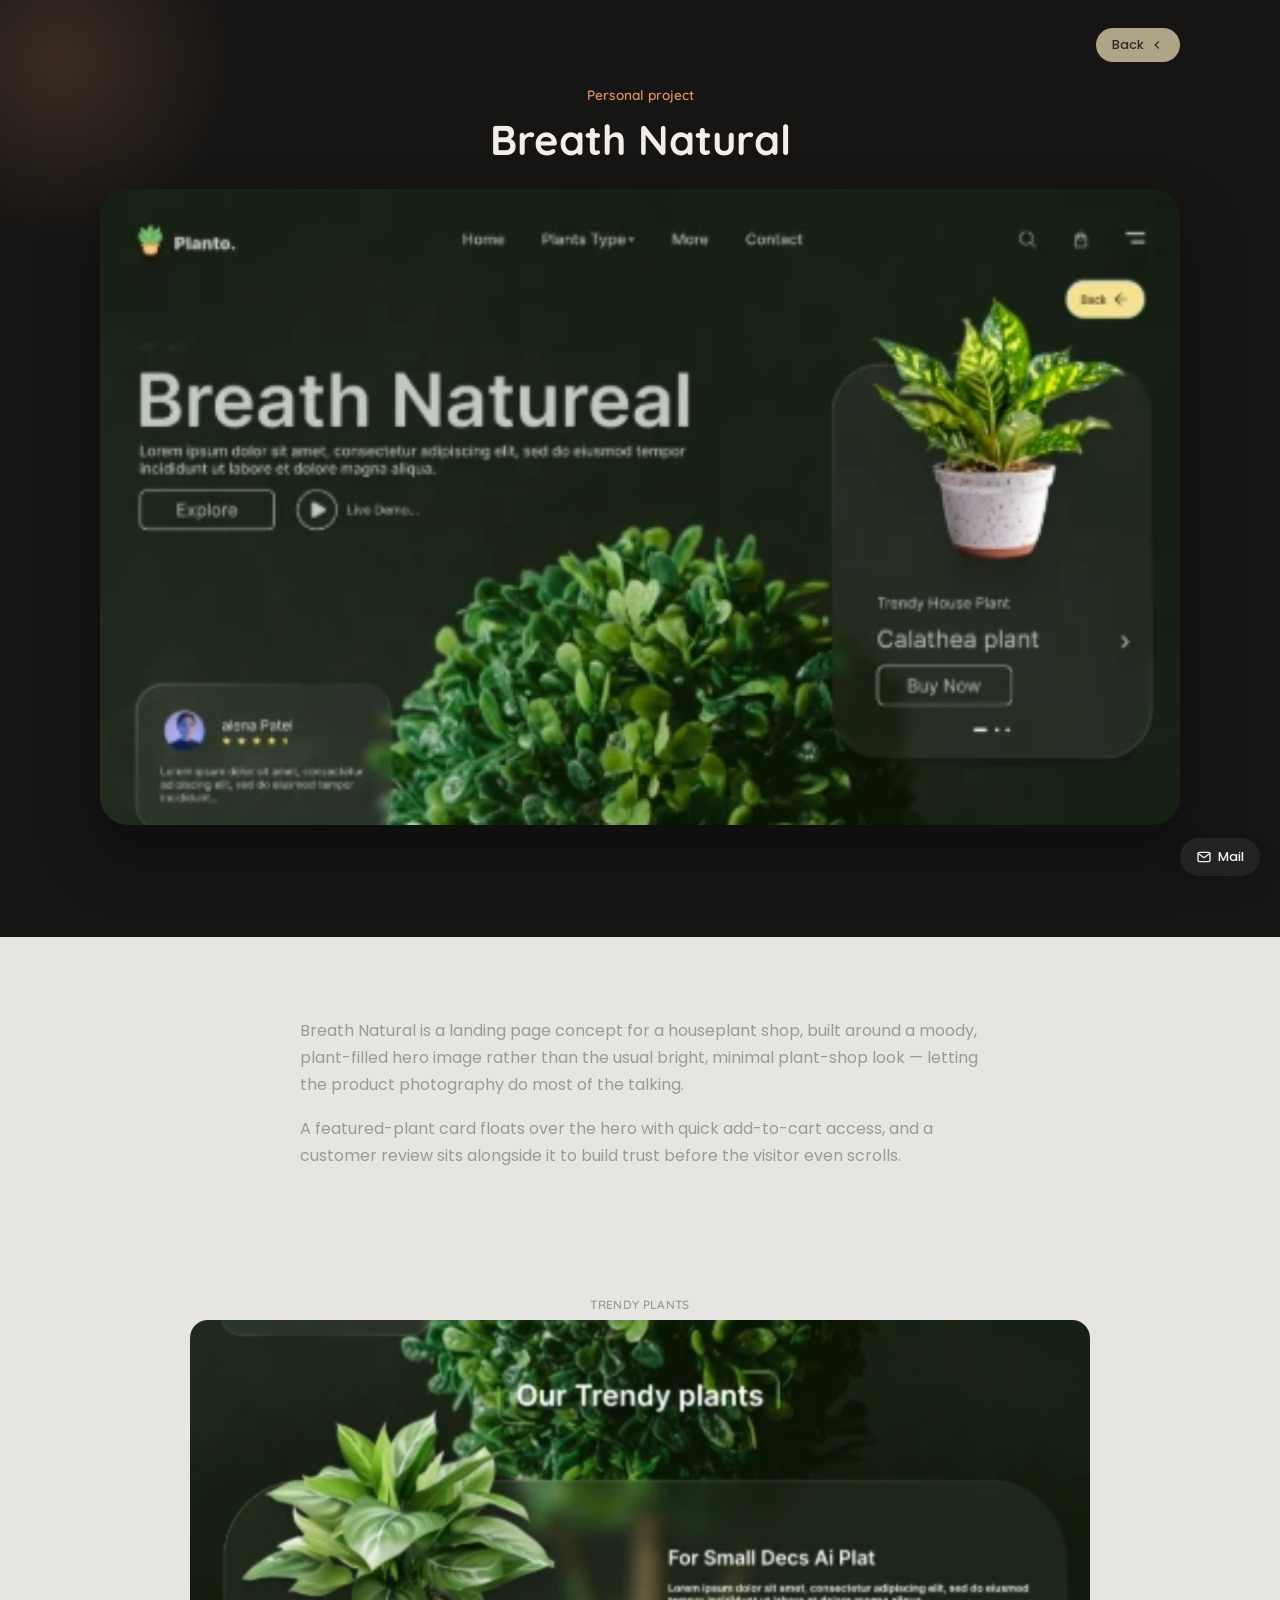
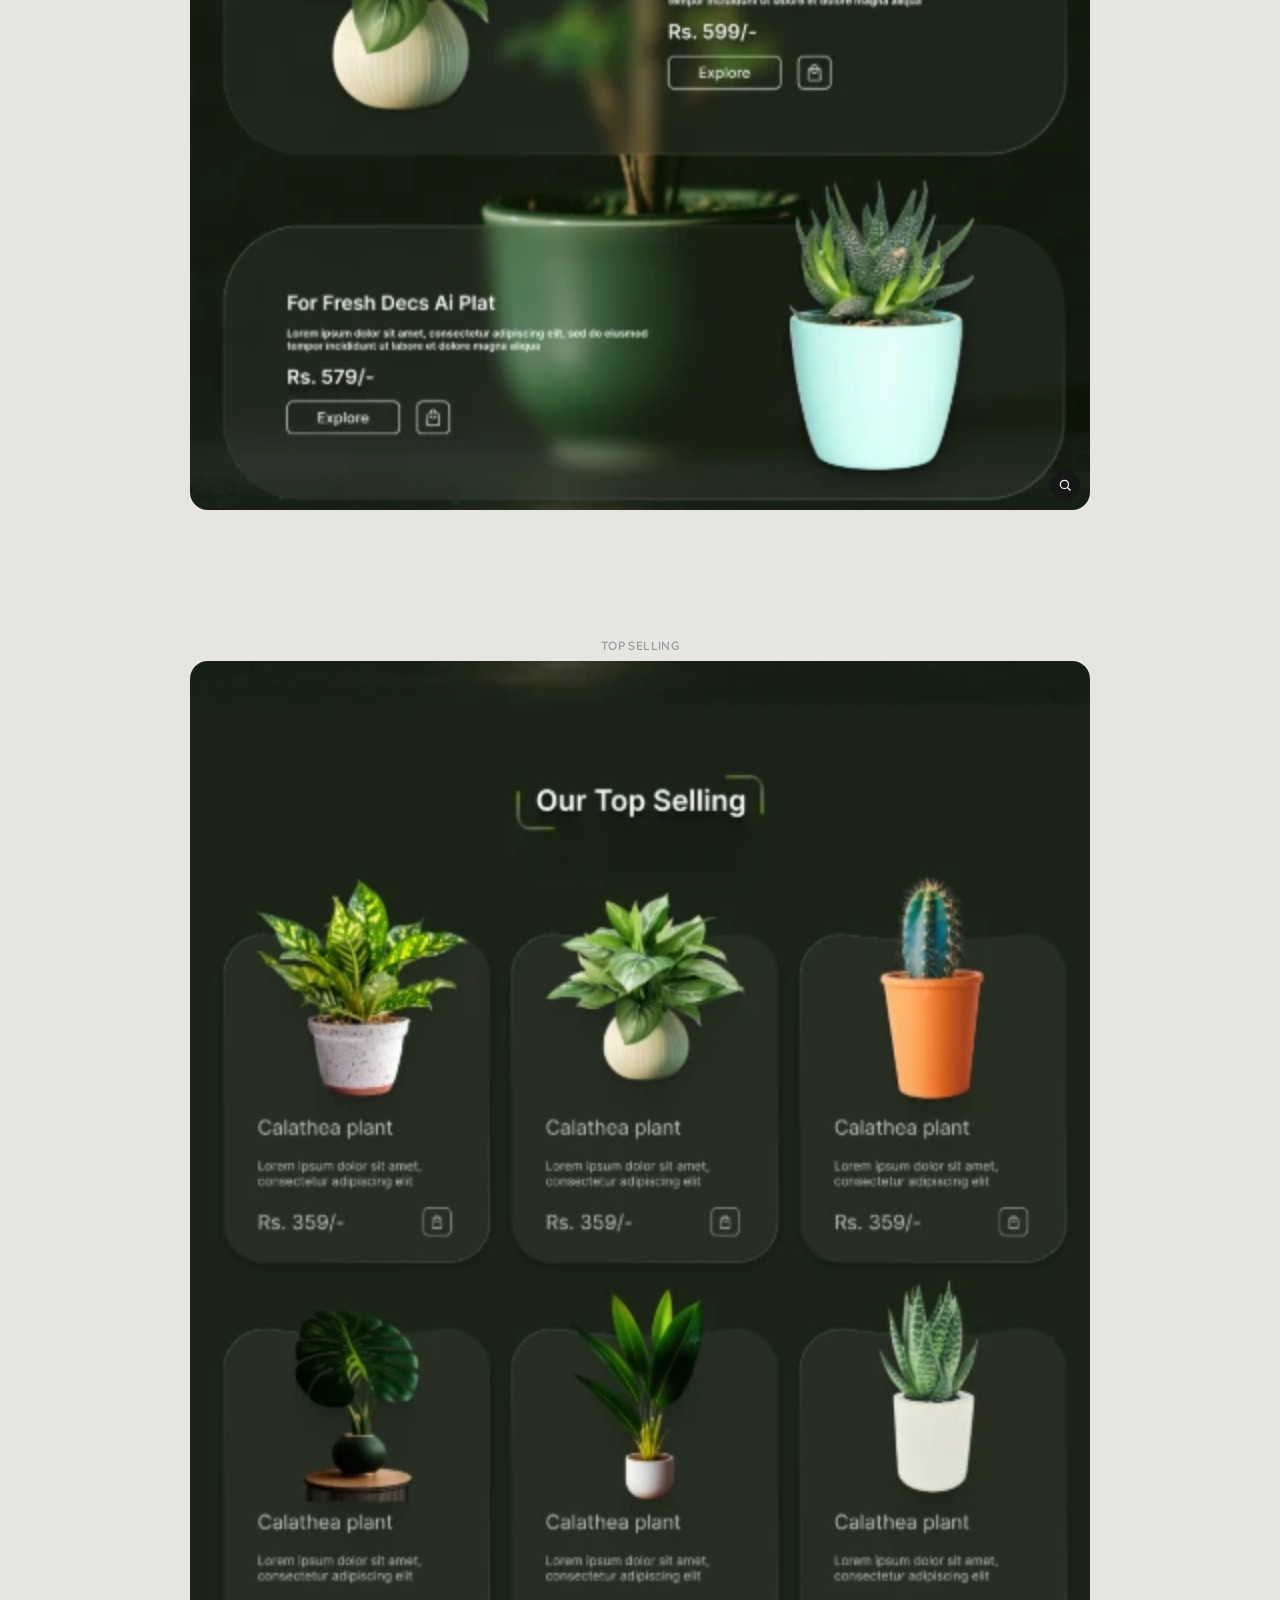
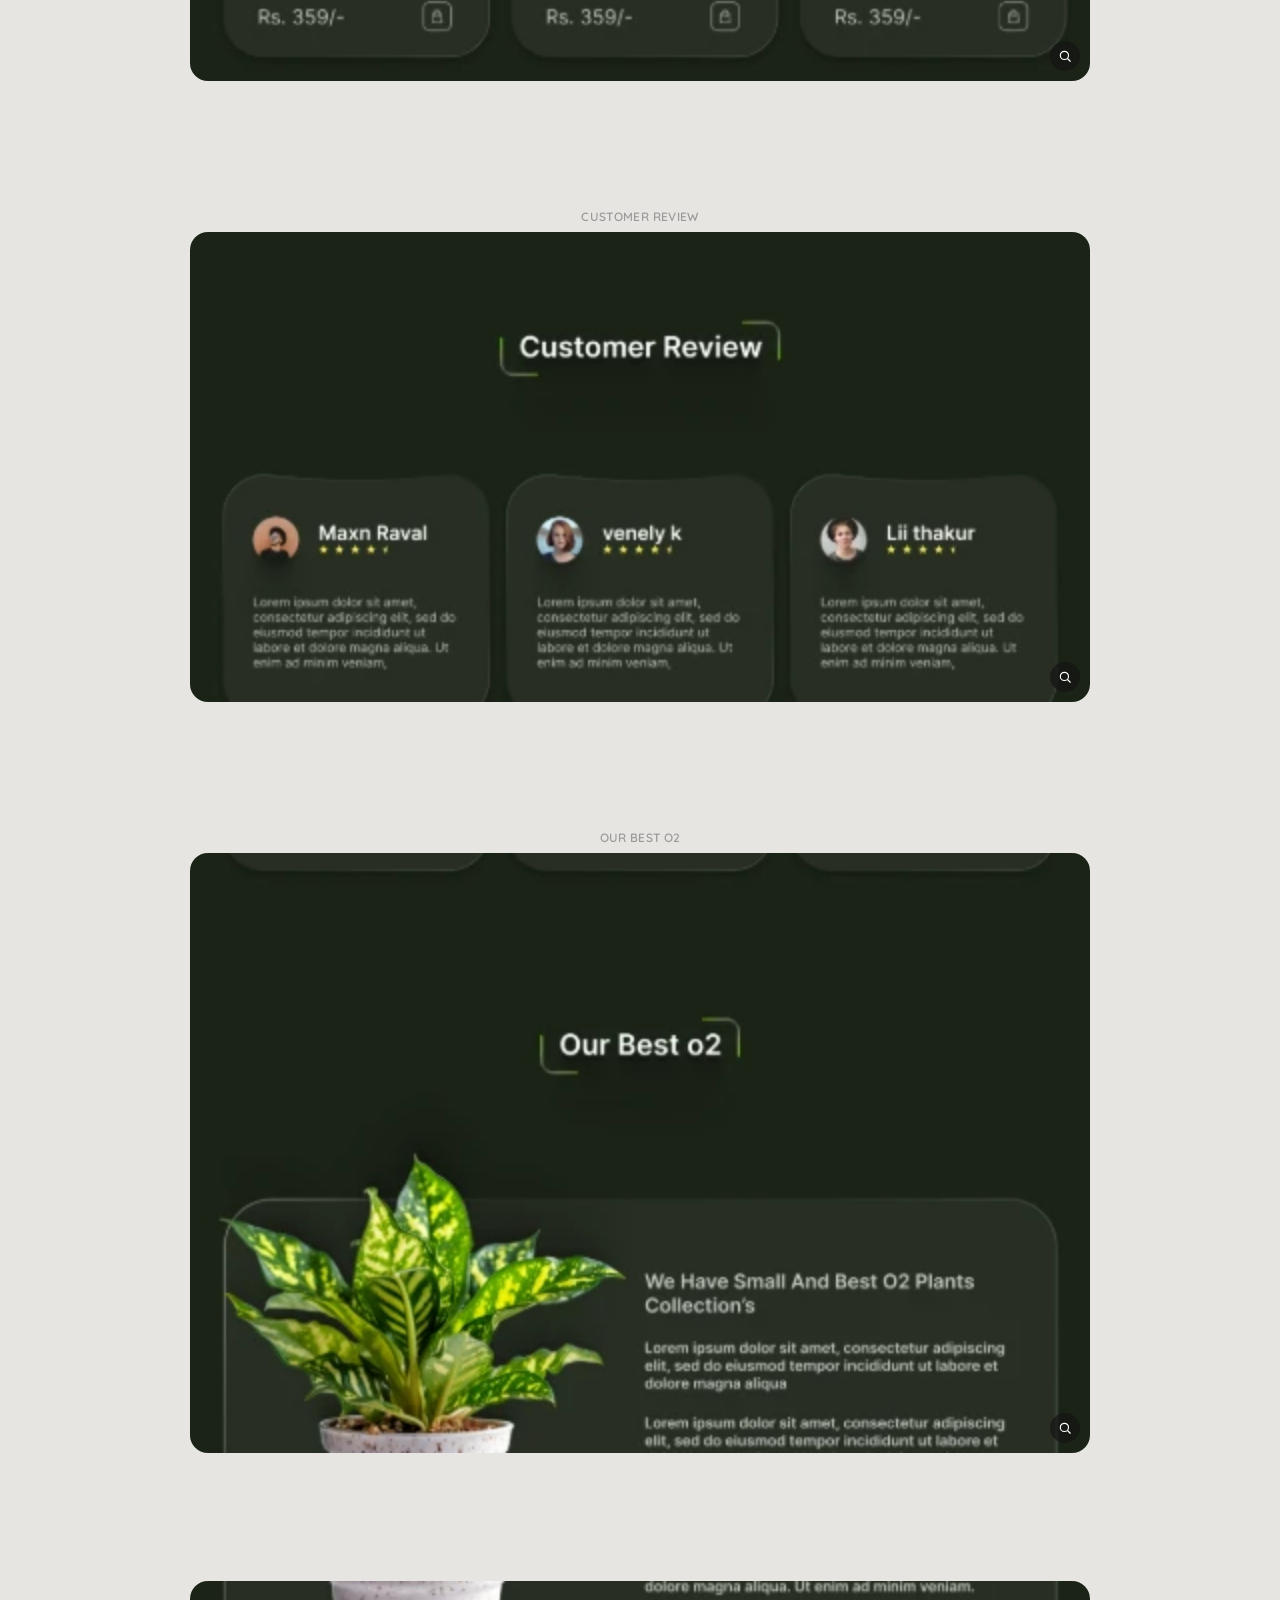
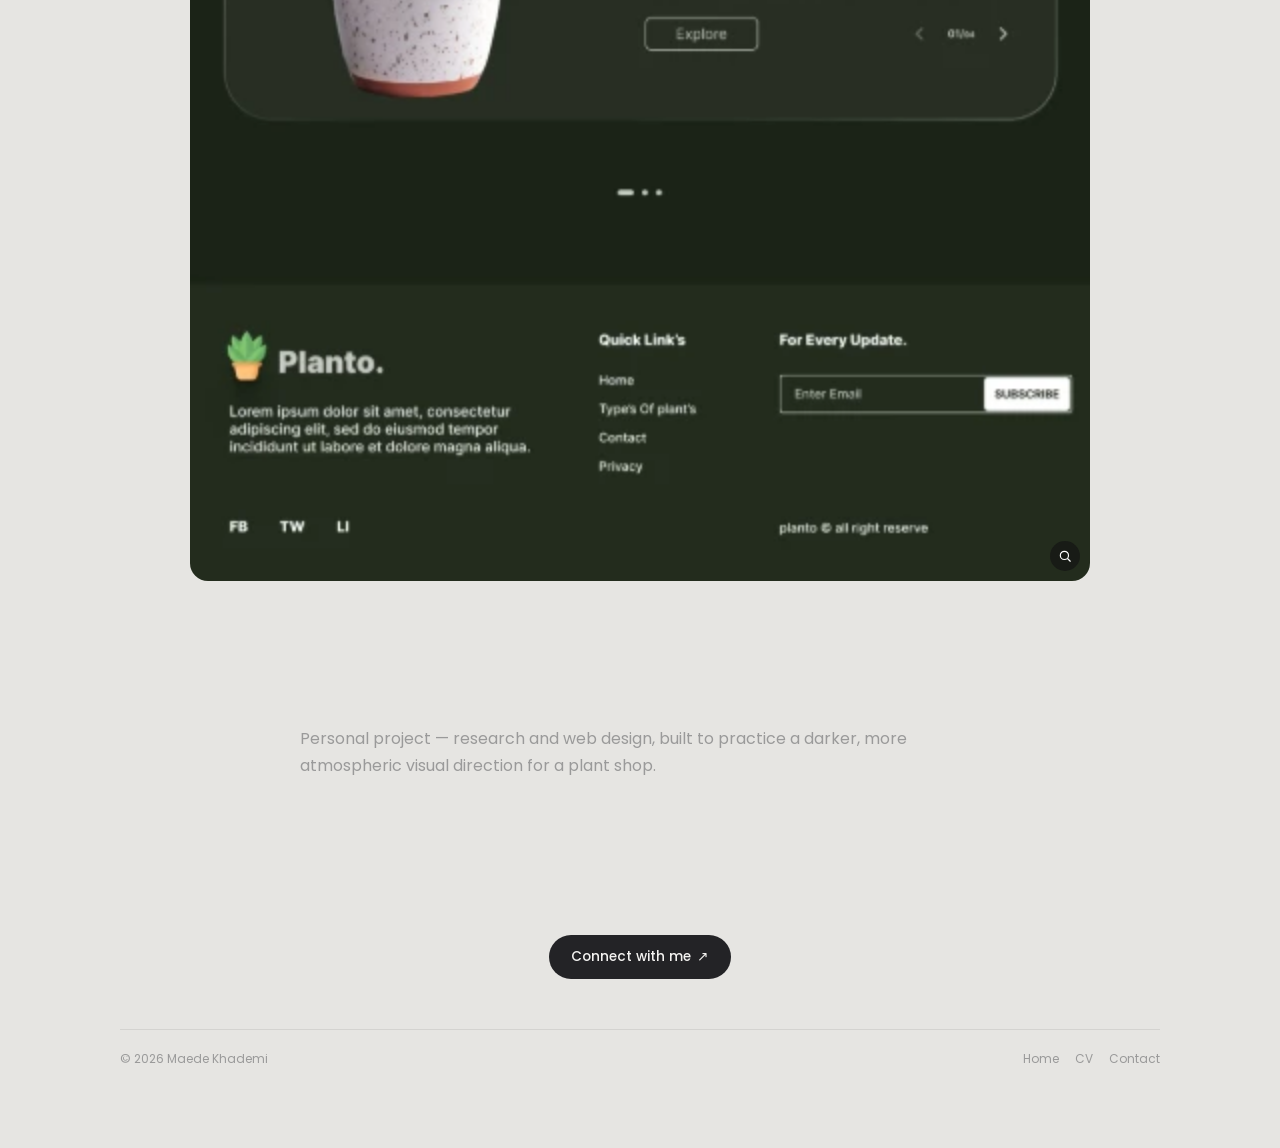
<file: projects/breath-natural/index.html>
<!DOCTYPE html>
<html lang="en">
<head>
<meta charset="UTF-8">
<meta name="viewport" content="width=device-width, initial-scale=1.0">
<title>Breath Natural — Maede Khademi</title>
<meta name="description" content="Personal project: Breath Natural, a plant shop landing page.">
<link rel="preconnect" href="https://fonts.googleapis.com">
<link rel="preconnect" href="https://fonts.gstatic.com" crossorigin>
<link href="https://fonts.googleapis.com/css2?family=Quicksand:wght@500;600;700&family=Poppins:wght@300;400;500;600&display=swap" rel="stylesheet">
<link rel="stylesheet" href="../../styles.css?v=1792503678_18361">
</head>
<body>

<a class="floating-mail" href="mailto:maedekhademi@outlook.com" aria-label="Email Maede">
  <svg viewBox="0 0 24 24" width="16" height="16" fill="none" stroke="currentColor" stroke-width="2" stroke-linecap="round" stroke-linejoin="round"><path d="M3 6.5 12 13l9-6.5"/><rect x="3" y="5" width="18" height="14" rx="2"/></svg>
  Mail
</a>

<main>
  <section class="case-study">
    <div class="case-study__glow"></div>
    <div class="case-study__topbar">
      <a class="case-study__back" href="../../#projects">
        Back
        <svg viewBox="0 0 24 24" width="14" height="14" fill="none" stroke="currentColor" stroke-width="2"><path d="M15 18l-6-6 6-6"/></svg>
      </a>
    </div>
    <div class="case-study__solo">
      <span class="case-study__eyebrow">Personal project</span>
      <h1>Breath Natural</h1>
    </div>
    <div class="case-study__media case-study__media--full">
      <img src="../../images/breathe-hero.png" alt="Breath Natural plant shop hero, dark green theme, with featured Calathea plant card and customer review">
    </div>
  </section>

  <section class="section project-body">
    <p>Breath Natural is a landing page concept for a houseplant shop, built around a moody, plant-filled hero image rather than the usual bright, minimal plant-shop look — letting the product photography do most of the talking.</p>
    <p>A featured-plant card floats over the hero with quick add-to-cart access, and a customer review sits alongside it to build trust before the visitor even scrolls.</p>
  </section>

  <section class="section project-wide">
    <span class="section-label">Trendy plants</span>
    <img class="full-image full-image--flat" src="../../images/breathe-trendy.png" alt="Small Decs Ai Plat and Fresh Decs Ai Plat plant cards, Rs. 599 and Rs. 579">
  </section>

  <section class="section project-wide">
    <span class="section-label">Top selling</span>
    <img class="full-image full-image--flat" src="../../images/breathe-topselling.png" alt="Six-item Calathea plant product grid, Rs. 359 each">
  </section>

  <section class="section project-wide">
    <span class="section-label">Customer review</span>
    <img class="full-image full-image--flat" src="../../images/breathe-reviews.png" alt="Three customer reviews: Maxn Raval, venely k, Lii thakur">
  </section>

  <section class="section project-wide">
    <span class="section-label">Our best O2</span>
    <img class="full-image full-image--flat" src="../../images/breathe-o2.png" alt="We have small and best O2 plants collection feature section">
  </section>

  <section class="section project-wide">
    <img class="full-image full-image--flat" src="../../images/breathe-footer.png" alt="Planto footer with quick links and email newsletter signup">
  </section>

  <section class="section project-body">
    <p>Personal project — research and web design, built to practice a darker, more atmospheric visual direction for a plant shop.</p>
  </section>

  <section class="section footer-section">
    <div class="center">
      <a href="mailto:maedekhademi@outlook.com" class="btn btn--dark">Connect with me <span class="arrow">↗</span></a>
    </div>
    <footer class="footer">
      <span>© <span id="year"></span> Maede Khademi</span>
      <div class="footer__links">
        <a href="../../#home">Home</a>
        <a href="../../files/MKH-CV.pdf" target="_blank" rel="noopener">CV</a>
        <a href="../../#contact">Contact</a>
      </div>
    </footer>
  </section>
</main>

<script src="../../script.js?v=1792503678_18361"></script>
<script>document.getElementById('year').textContent = new Date().getFullYear();</script>
</body>
</html>
</file>
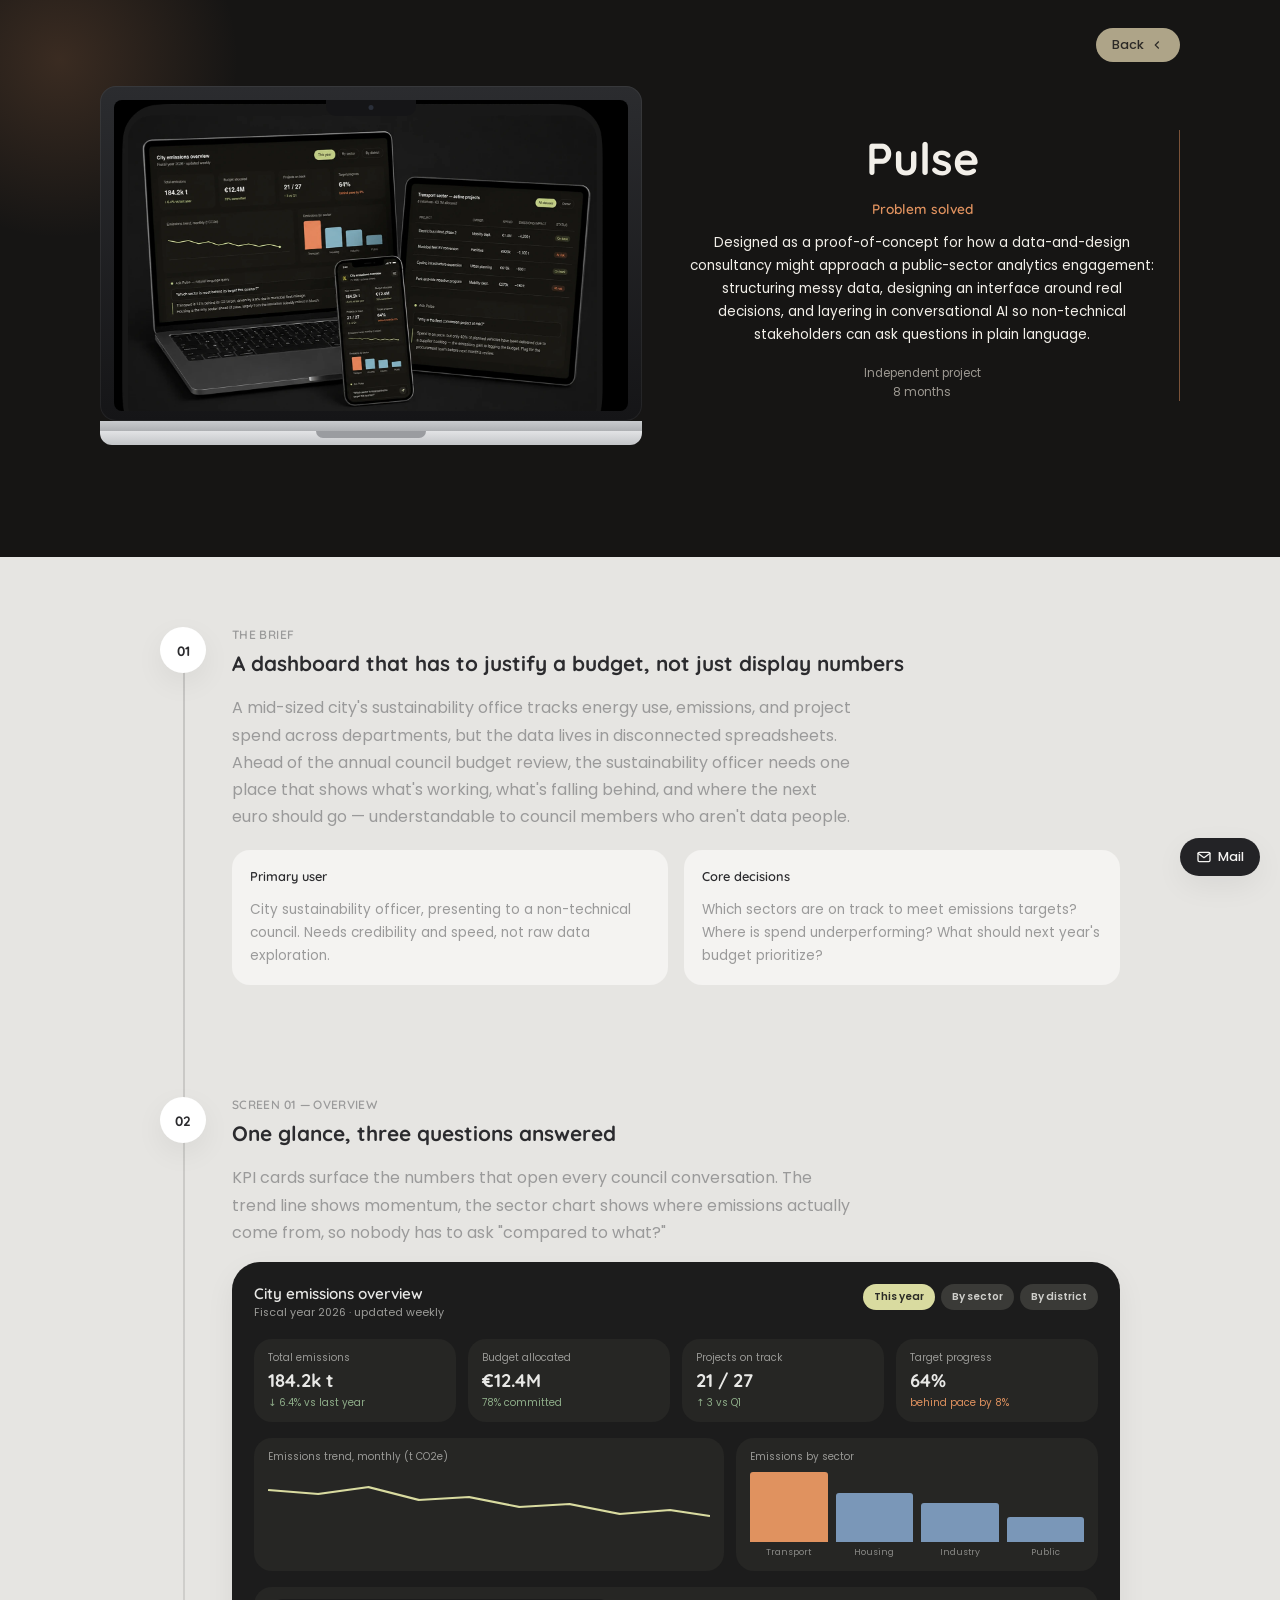
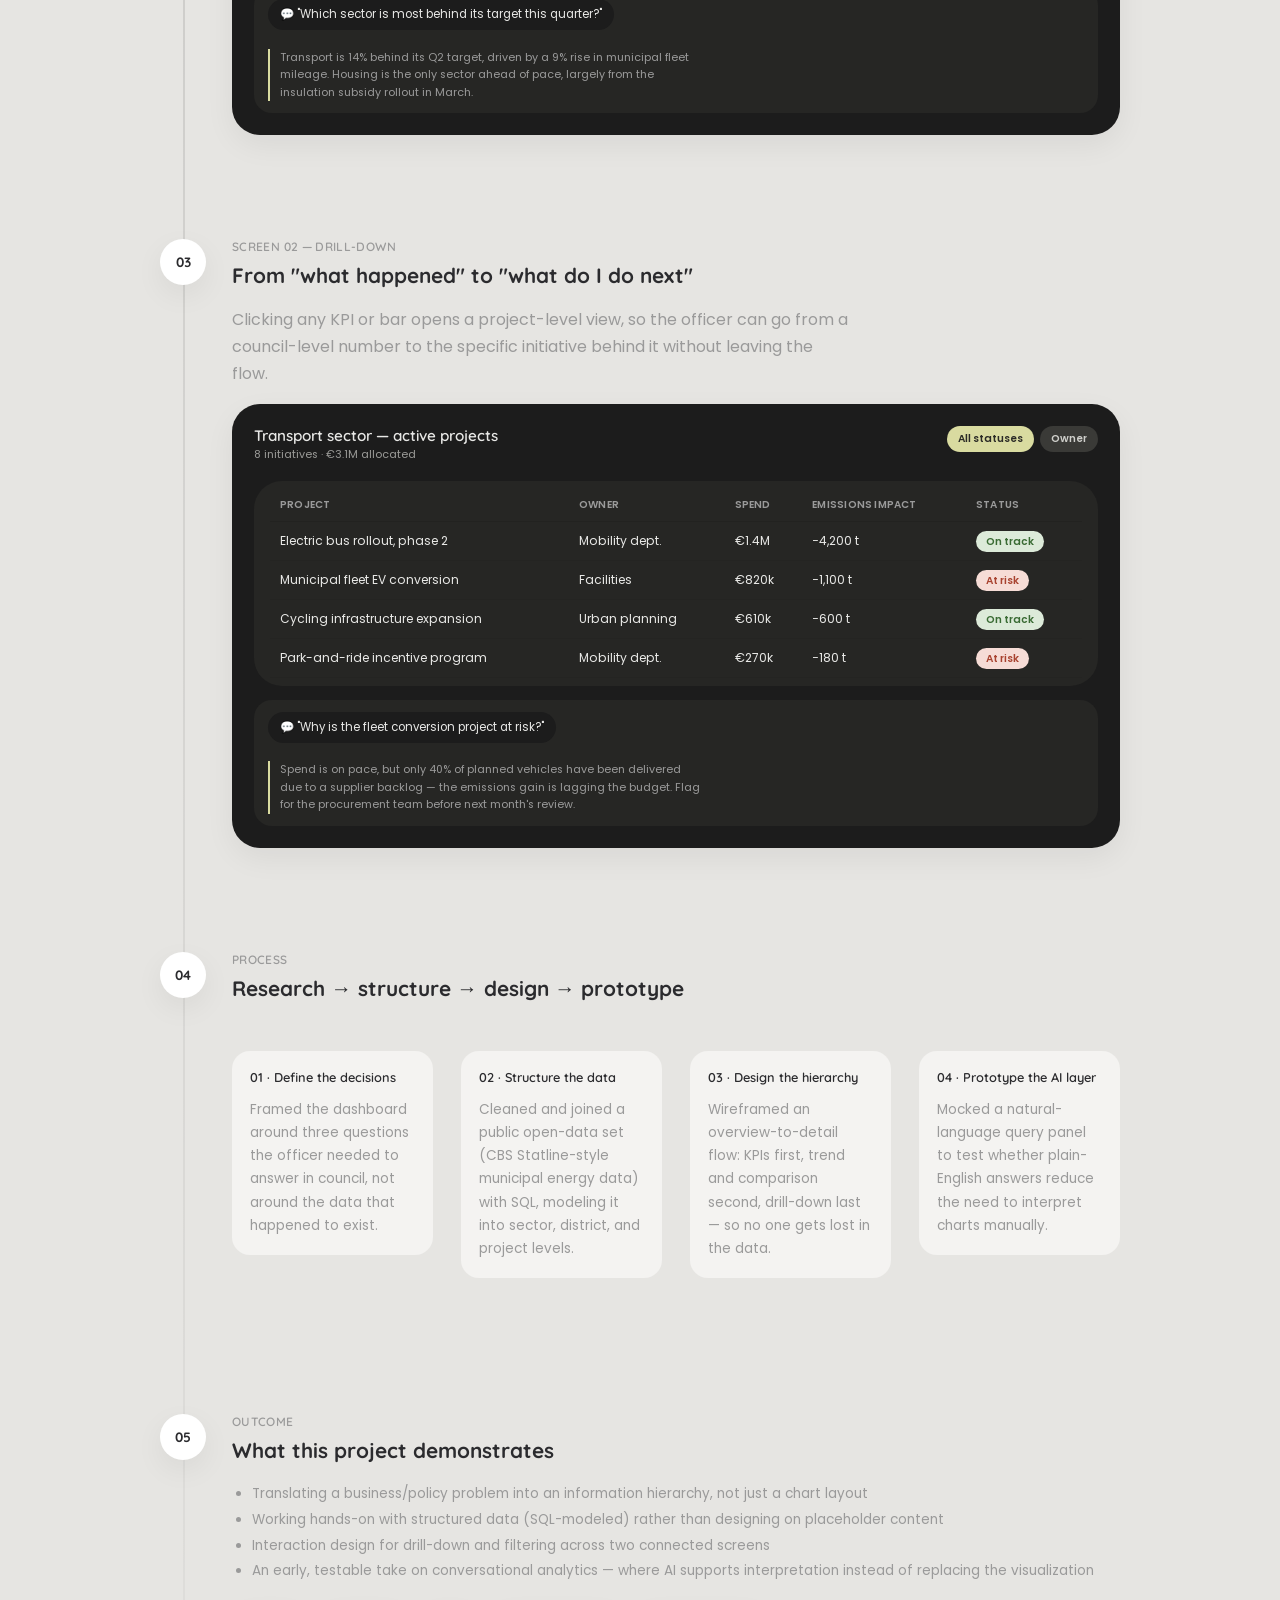
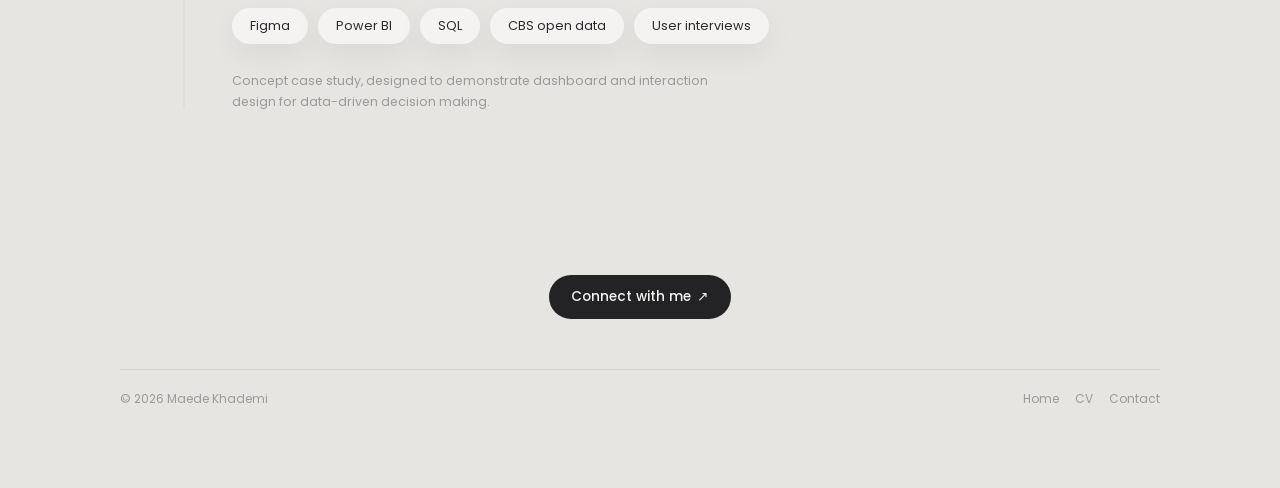
<file: projects/dashboard/index.html>
<!DOCTYPE html>
<html lang="en">
<head>
<meta charset="UTF-8">
<meta name="viewport" content="width=device-width, initial-scale=1.0">
<title>Pulse — Maede Khademi</title>
<meta name="description" content="Pulse: an independent data visualization project, a city emissions dashboard for tracking climate targets.">
<link rel="preconnect" href="https://fonts.googleapis.com">
<link rel="preconnect" href="https://fonts.gstatic.com" crossorigin>
<link href="https://fonts.googleapis.com/css2?family=Quicksand:wght@500;600;700&family=Poppins:wght@300;400;500;600&display=swap" rel="stylesheet">
<link rel="stylesheet" href="../../styles.css?v=1792503678_18361">
</head>
<body>

<a class="floating-mail" href="mailto:maedekhademi@outlook.com" aria-label="Email Maede">
  <svg viewBox="0 0 24 24" width="16" height="16" fill="none" stroke="currentColor" stroke-width="2" stroke-linecap="round" stroke-linejoin="round"><path d="M3 6.5 12 13l9-6.5"/><rect x="3" y="5" width="18" height="14" rx="2"/></svg>
  Mail
</a>

<main>
  <section class="case-study">
    <div class="case-study__glow"></div>
    <div class="case-study__topbar">
      <a class="case-study__back" href="../../#projects">
        Back
        <svg viewBox="0 0 24 24" width="14" height="14" fill="none" stroke="currentColor" stroke-width="2"><path d="M15 18l-6-6 6-6"/></svg>
      </a>
    </div>
    <div class="case-study__hero">
      <div class="case-study__media">
        <div class="mac-mockup">
          <div class="mac-mockup__lid">
            <div class="mac-mockup__notch"></div>
            <div class="mac-mockup__screen">
              <img src="../../images/proj-dashboard.webp" alt="City emissions overview dashboard">
            </div>
          </div>
          <div class="mac-mockup__hinge"></div>
          <div class="mac-mockup__base"></div>
        </div>
      </div>
      <div class="case-study__info">
        <h1>Pulse</h1>
        <span class="case-study__eyebrow">Problem solved</span>
        <p class="case-study__problem">Designed as a proof-of-concept for how a data-and-design consultancy might approach a public-sector analytics engagement: structuring messy data, designing an interface around real decisions, and layering in conversational AI so non-technical stakeholders can ask questions in plain language.</p>
        <div class="case-study__meta">
          <span>Independent project</span><br>
          <span>8 months</span>
        </div>
      </div>
    </div>
  </section>

  <section class="section">
    <div class="flow">

      <div class="flow__step">
        <span class="flow__num">01</span>
        <span class="section-label">The brief</span>
        <h3 class="section-heading">A dashboard that has to justify a budget, not just display numbers</h3>
        <p>A mid-sized city's sustainability office tracks energy use, emissions, and project spend across departments, but the data lives in disconnected spreadsheets. Ahead of the annual council budget review, the sustainability officer needs one place that shows what's working, what's falling behind, and where the next euro should go — understandable to council members who aren't data people.</p>
        <div class="brief-grid">
          <div class="brief-card">
            <span class="brief-card__label">Primary user</span>
            <p>City sustainability officer, presenting to a non-technical council. Needs credibility and speed, not raw data exploration.</p>
          </div>
          <div class="brief-card">
            <span class="brief-card__label">Core decisions</span>
            <p>Which sectors are on track to meet emissions targets? Where is spend underperforming? What should next year's budget prioritize?</p>
          </div>
        </div>
      </div>

      <div class="flow__step">
        <span class="flow__num">02</span>
        <span class="section-label">Screen 01 — Overview</span>
        <h3 class="section-heading">One glance, three questions answered</h3>
        <p>KPI cards surface the numbers that open every council conversation. The trend line shows momentum, the sector chart shows where emissions actually come from, so nobody has to ask "compared to what?"</p>

        <div class="dash-card">
          <div class="dash-card__top">
            <div>
              <div class="dash-card__title">City emissions overview</div>
              <div class="dash-card__sub">Fiscal year 2026 · updated weekly</div>
            </div>
            <div class="dash-pill-row">
              <span class="dash-pill dash-pill--active">This year</span>
              <span class="dash-pill">By sector</span>
              <span class="dash-pill">By district</span>
            </div>
          </div>
          <div class="dash-kpis">
            <div class="dash-kpi">
              <div class="dash-kpi__label">Total emissions</div>
              <div class="dash-kpi__value">184.2k t</div>
              <div class="dash-kpi__delta">↓ 6.4% vs last year</div>
            </div>
            <div class="dash-kpi">
              <div class="dash-kpi__label">Budget allocated</div>
              <div class="dash-kpi__value">€12.4M</div>
              <div class="dash-kpi__delta">78% committed</div>
            </div>
            <div class="dash-kpi">
              <div class="dash-kpi__label">Projects on track</div>
              <div class="dash-kpi__value">21 / 27</div>
              <div class="dash-kpi__delta">↑ 3 vs Q1</div>
            </div>
            <div class="dash-kpi">
              <div class="dash-kpi__label">Target progress</div>
              <div class="dash-kpi__value">64%</div>
              <div class="dash-kpi__delta dash-kpi__delta--warn">behind pace by 8%</div>
            </div>
          </div>
          <div class="dash-charts">
            <div class="dash-chart-box">
              <div class="dash-chart-box__label">Emissions trend, monthly (t CO2e)</div>
              <svg viewBox="0 0 220 60" width="100%" height="60" preserveAspectRatio="none">
                <polyline points="0,18 25,22 50,15 75,28 100,25 125,35 150,32 175,42 200,38 220,44" fill="none" stroke="#d9dba0" stroke-width="2"/>
              </svg>
            </div>
            <div class="dash-chart-box">
              <div class="dash-chart-box__label">Emissions by sector</div>
              <div class="dash-bars">
                <span style="height:100%;"></span>
                <span style="height:70%;"></span>
                <span style="height:55%;"></span>
                <span style="height:35%;"></span>
              </div>
              <div class="dash-bars--labeled">
                <span>Transport</span><span>Housing</span><span>Industry</span><span>Public</span>
              </div>
            </div>
          </div>
          <div class="ask-pulse">
            <span class="ask-pulse__q">💬 "Which sector is most behind its target this quarter?"</span>
            <p class="ask-pulse__a">Transport is 14% behind its Q2 target, driven by a 9% rise in municipal fleet mileage. Housing is the only sector ahead of pace, largely from the insulation subsidy rollout in March.</p>
          </div>
        </div>
      </div>

      <div class="flow__step">
        <span class="flow__num">03</span>
        <span class="section-label">Screen 02 — Drill-down</span>
        <h3 class="section-heading">From "what happened" to "what do I do next"</h3>
        <p>Clicking any KPI or bar opens a project-level view, so the officer can go from a council-level number to the specific initiative behind it without leaving the flow.</p>

        <div class="dash-card">
          <div class="dash-card__top">
            <div>
              <div class="dash-card__title">Transport sector — active projects</div>
              <div class="dash-card__sub">8 initiatives · €3.1M allocated</div>
            </div>
            <div class="dash-pill-row">
              <span class="dash-pill dash-pill--active">All statuses</span>
              <span class="dash-pill">Owner</span>
            </div>
          </div>
          <div class="data-table-wrap" style="background:#262624;">
            <table class="data-table" style="color:#e8e8e6;">
              <thead>
                <tr><th>Project</th><th>Owner</th><th>Spend</th><th>Emissions impact</th><th>Status</th></tr>
              </thead>
              <tbody>
                <tr><td>Electric bus rollout, phase 2</td><td>Mobility dept.</td><td>€1.4M</td><td>−4,200 t</td><td><span class="status-pill status-pill--ok">On track</span></td></tr>
                <tr><td>Municipal fleet EV conversion</td><td>Facilities</td><td>€820k</td><td>−1,100 t</td><td><span class="status-pill status-pill--risk">At risk</span></td></tr>
                <tr><td>Cycling infrastructure expansion</td><td>Urban planning</td><td>€610k</td><td>−600 t</td><td><span class="status-pill status-pill--ok">On track</span></td></tr>
                <tr><td>Park-and-ride incentive program</td><td>Mobility dept.</td><td>€270k</td><td>−180 t</td><td><span class="status-pill status-pill--risk">At risk</span></td></tr>
              </tbody>
            </table>
          </div>
          <div class="ask-pulse" style="margin-top:14px;">
            <span class="ask-pulse__q">💬 "Why is the fleet conversion project at risk?"</span>
            <p class="ask-pulse__a">Spend is on pace, but only 40% of planned vehicles have been delivered due to a supplier backlog — the emissions gain is lagging the budget. Flag for the procurement team before next month's review.</p>
          </div>
        </div>
      </div>

      <div class="flow__step">
        <span class="flow__num">04</span>
        <span class="section-label">Process</span>
        <h3 class="section-heading">Research → structure → design → prototype</h3>
        <div class="phone-tiles" style="grid-template-columns:repeat(auto-fit,minmax(190px,1fr));">
          <div class="brief-card">
            <span class="brief-card__label">01 · Define the decisions</span>
            <p>Framed the dashboard around three questions the officer needed to answer in council, not around the data that happened to exist.</p>
          </div>
          <div class="brief-card">
            <span class="brief-card__label">02 · Structure the data</span>
            <p>Cleaned and joined a public open-data set (CBS Statline-style municipal energy data) with SQL, modeling it into sector, district, and project levels.</p>
          </div>
          <div class="brief-card">
            <span class="brief-card__label">03 · Design the hierarchy</span>
            <p>Wireframed an overview-to-detail flow: KPIs first, trend and comparison second, drill-down last — so no one gets lost in the data.</p>
          </div>
          <div class="brief-card">
            <span class="brief-card__label">04 · Prototype the AI layer</span>
            <p>Mocked a natural-language query panel to test whether plain-English answers reduce the need to interpret charts manually.</p>
          </div>
        </div>
      </div>

      <div class="flow__step">
        <span class="flow__num">05</span>
        <span class="section-label">Outcome</span>
        <h3 class="section-heading">What this project demonstrates</h3>
        <ul style="color:var(--ink-soft);font-size:.85rem;line-height:1.9;padding-left:20px;margin:0;">
          <li>Translating a business/policy problem into an information hierarchy, not just a chart layout</li>
          <li>Working hands-on with structured data (SQL-modeled) rather than designing on placeholder content</li>
          <li>Interaction design for drill-down and filtering across two connected screens</li>
          <li>An early, testable take on conversational analytics — where AI supports interpretation instead of replacing the visualization</li>
        </ul>
        <div class="pill-row" style="justify-content:flex-start;margin-top:24px;">
          <span class="pill">Figma</span>
          <span class="pill">Power BI</span>
          <span class="pill">SQL</span>
          <span class="pill">CBS open data</span>
          <span class="pill">User interviews</span>
        </div>
        <p style="margin-top:20px;font-size:.78rem;color:var(--ink-soft);">Concept case study, designed to demonstrate dashboard and interaction design for data-driven decision making.</p>
      </div>

    </div>
  </section>

  <section class="section footer-section">
    <div class="center">
      <a href="mailto:maedekhademi@outlook.com" class="btn btn--dark">Connect with me <span class="arrow">↗</span></a>
    </div>
    <footer class="footer">
      <span>© <span id="year"></span> Maede Khademi</span>
      <div class="footer__links">
        <a href="../../#home">Home</a>
        <a href="../../files/MKH-CV.pdf" target="_blank" rel="noopener">CV</a>
        <a href="../../#contact">Contact</a>
      </div>
    </footer>
  </section>
</main>

<script src="../../script.js?v=1792503678_18361"></script>
<script>document.getElementById('year').textContent = new Date().getFullYear();</script>
</body>
</html>
</file>
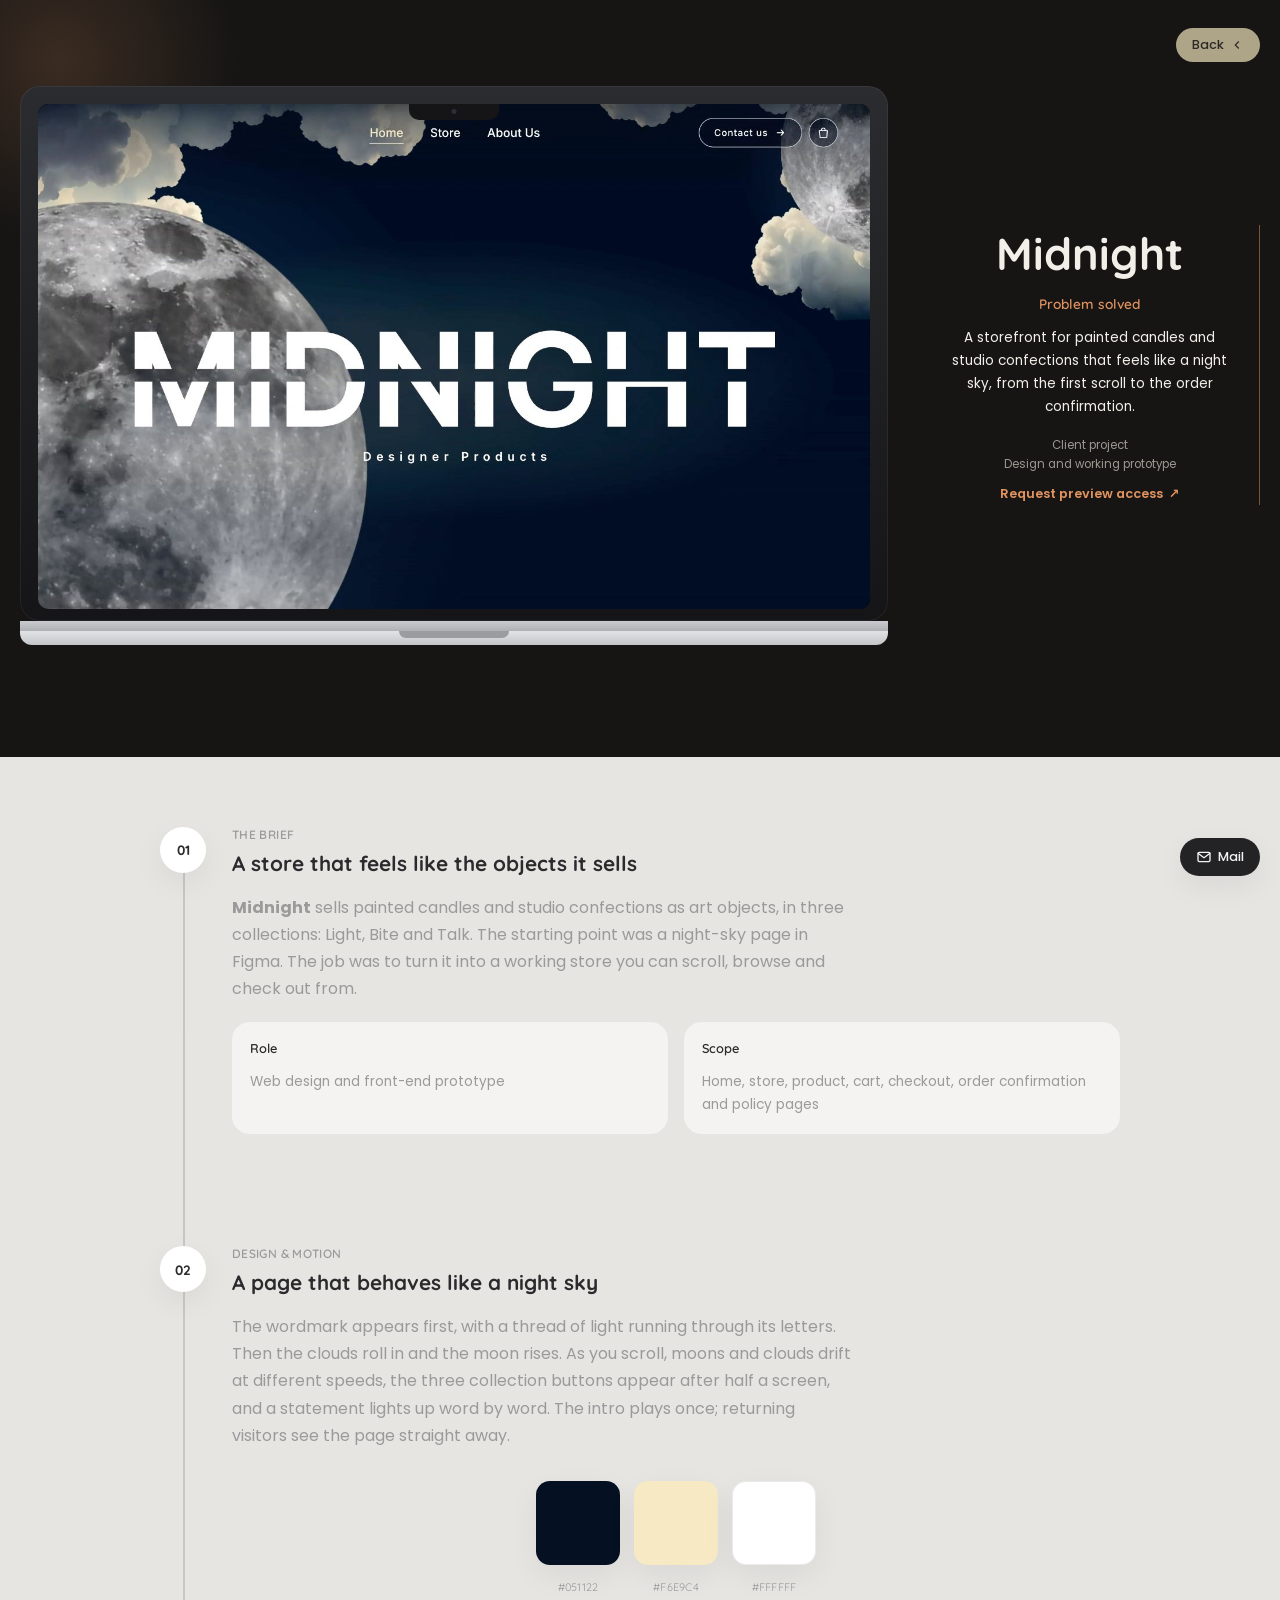
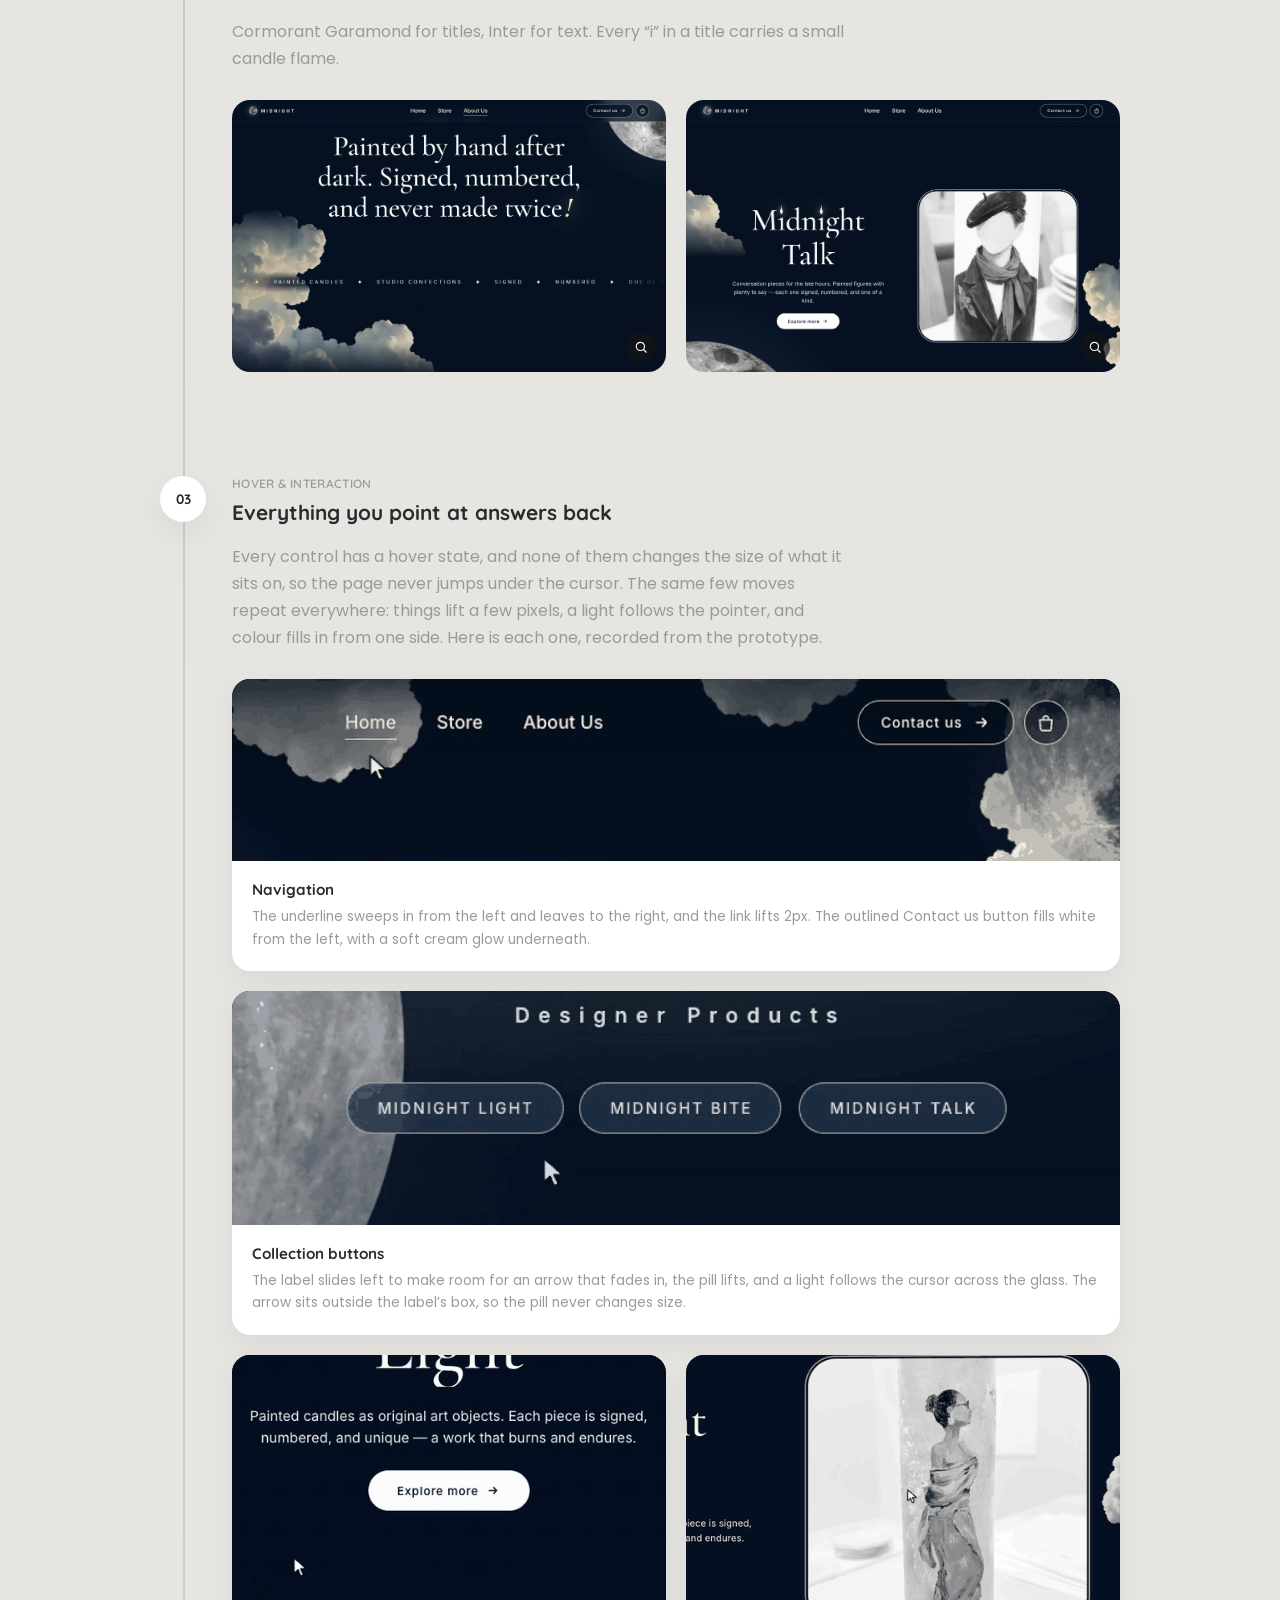
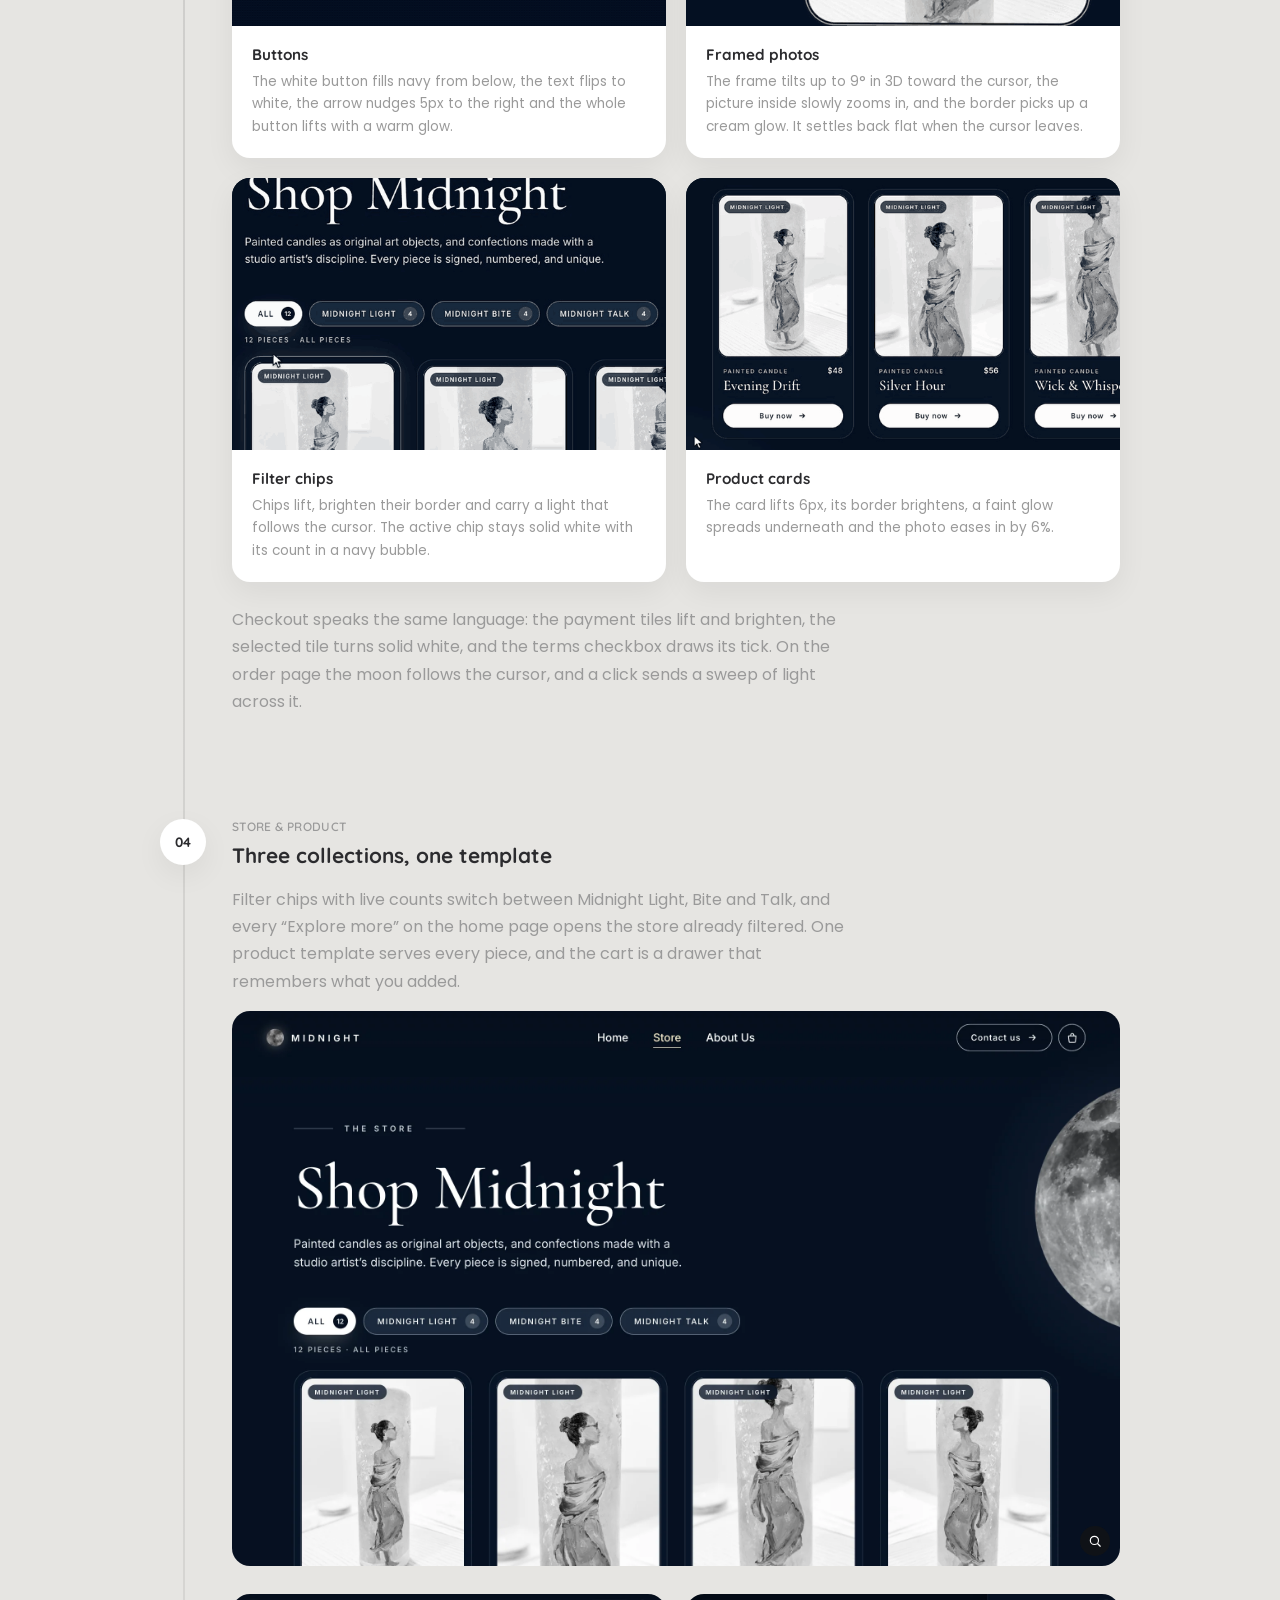
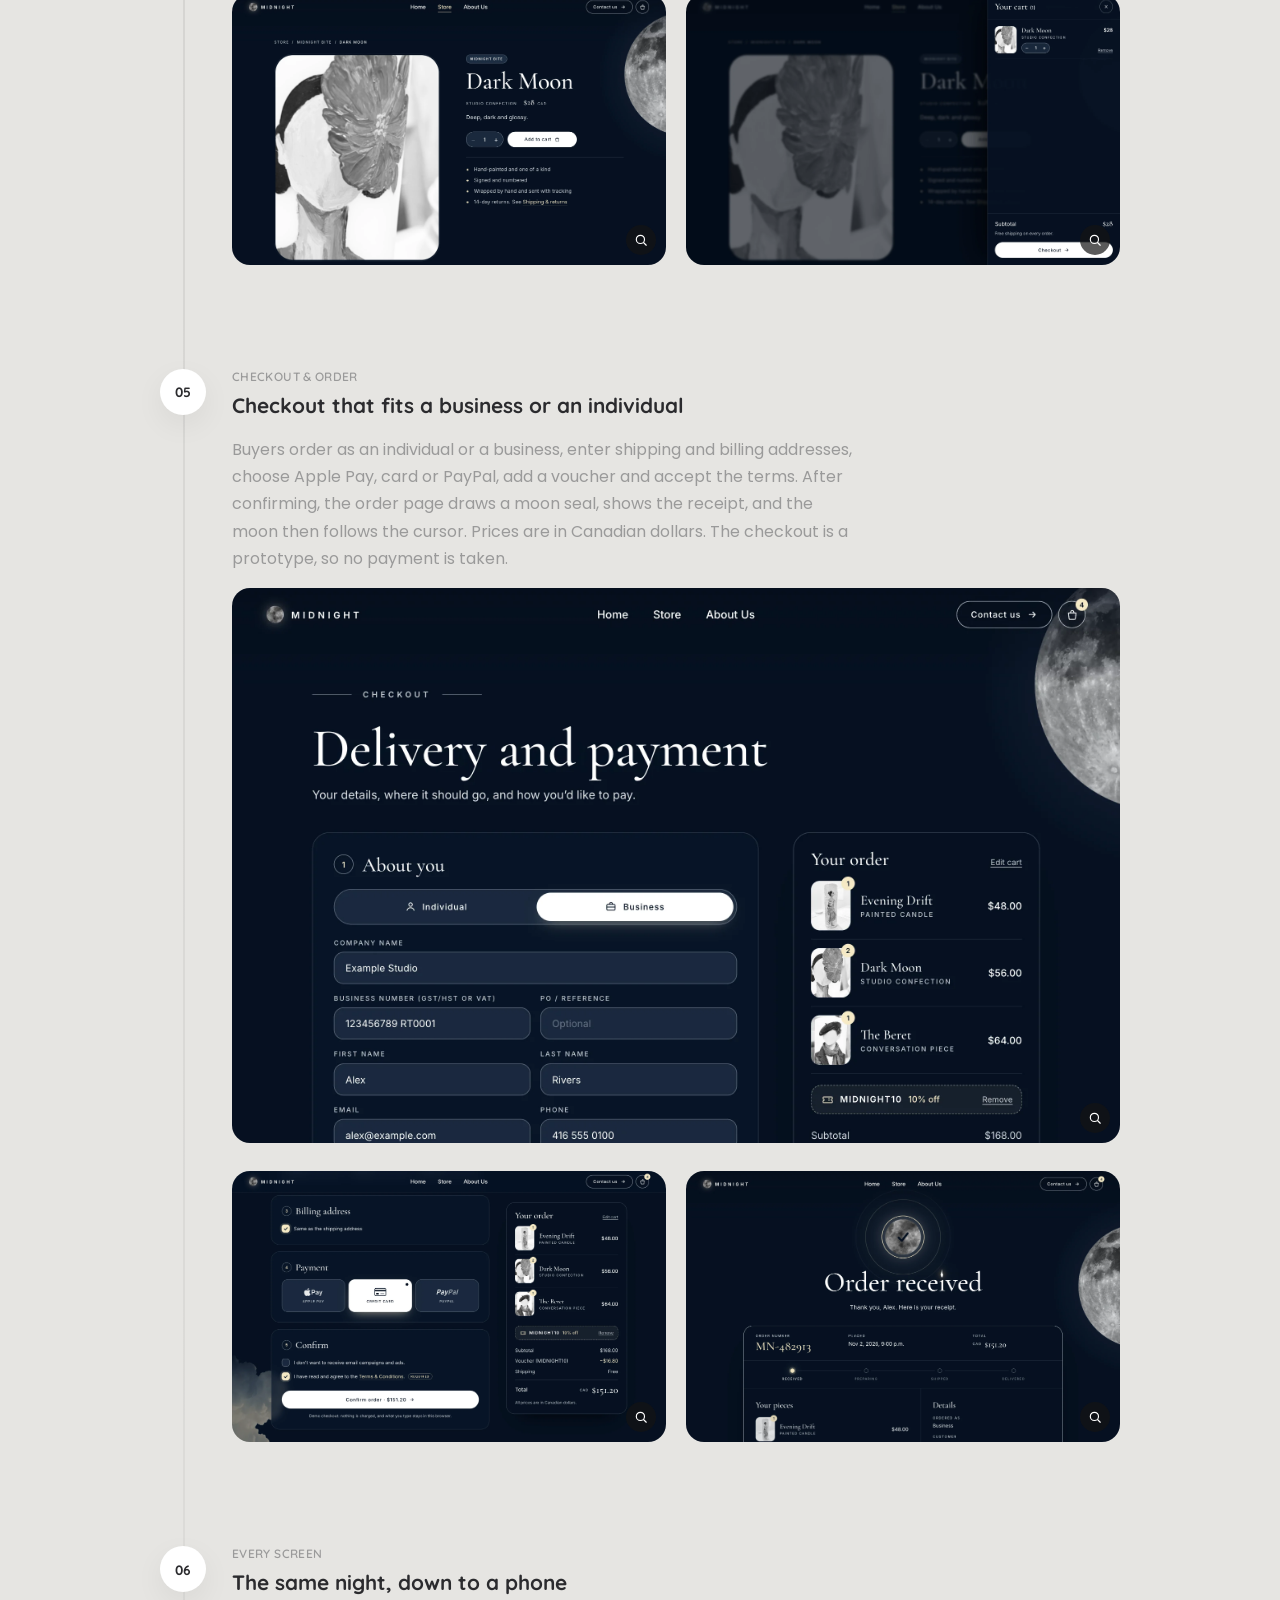
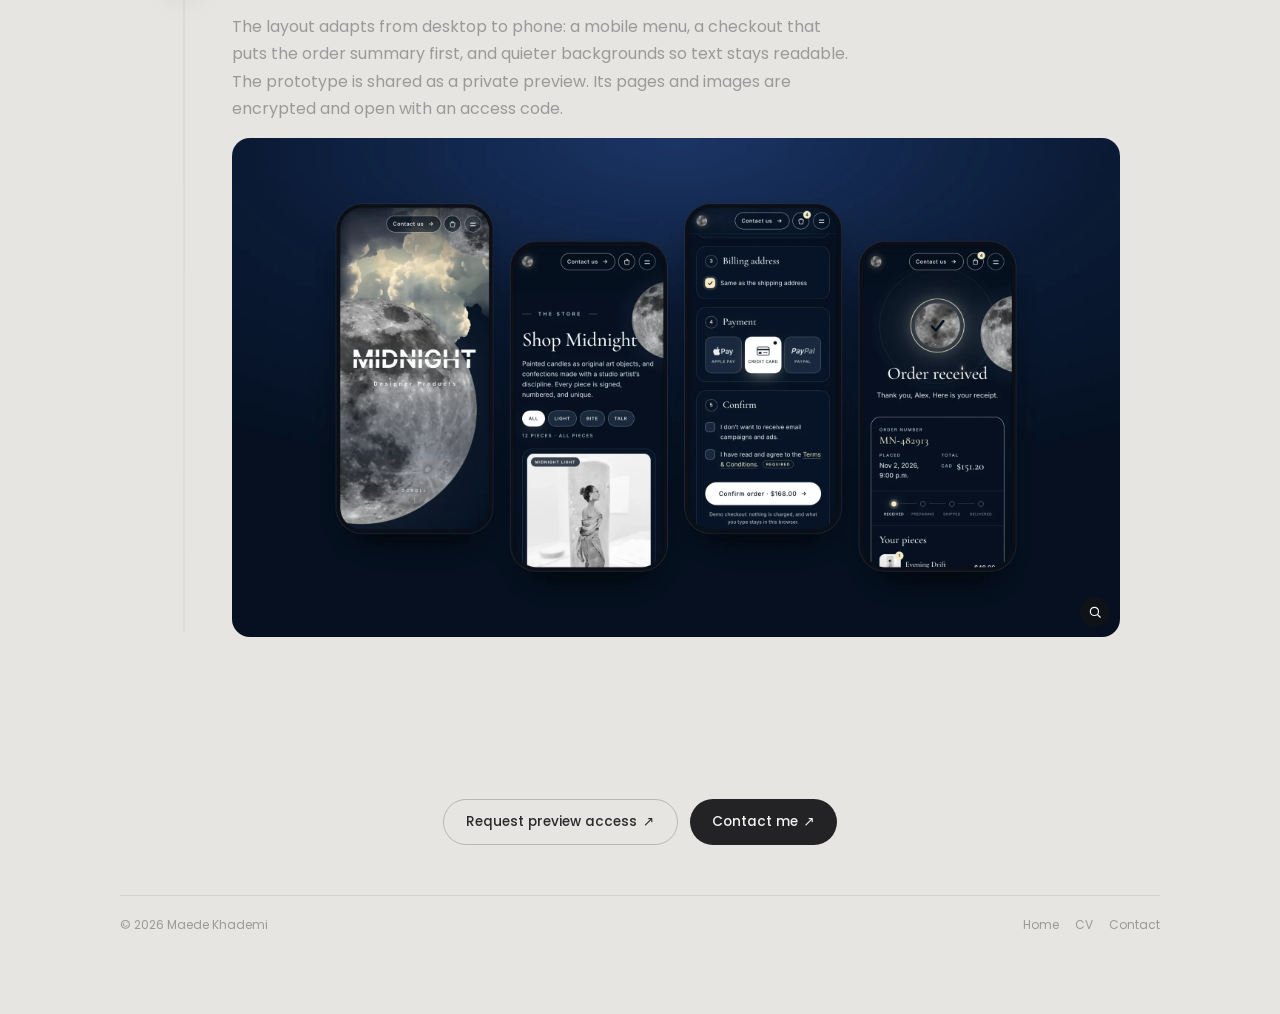
<file: projects/midnight/index.html>
<!DOCTYPE html>
<html lang="en">
<head>
<meta charset="UTF-8">
<meta name="viewport" content="width=device-width, initial-scale=1.0">
<title>Midnight — Case Study | Maede Khademi</title>
<meta name="description" content="Web design and a working prototype for Midnight, a storefront for painted candles and studio confections: a scroll-driven night sky, a three-collection store, a full checkout and an animated order page.">
<meta property="og:type" content="article">
<meta property="og:title" content="Midnight — Case Study | Maede Khademi">
<meta property="og:description" content="Web design and a working prototype for a storefront where the page is a night sky: scroll-driven moon and clouds, a store, a full checkout and an animated order page.">
<meta property="og:image" content="https://maedesign.nl/images/midnight-poster.jpg">
<meta property="og:url" content="https://maedesign.nl/projects/midnight/">
<meta name="twitter:card" content="summary_large_image">
<meta name="twitter:title" content="Midnight — Case Study | Maede Khademi">
<meta name="twitter:description" content="Web design and a working prototype for a storefront where the page is a night sky: scroll-driven moon and clouds, a store, a full checkout and an animated order page.">
<link rel="preconnect" href="https://fonts.googleapis.com">
<link rel="preconnect" href="https://fonts.gstatic.com" crossorigin>
<link href="https://fonts.googleapis.com/css2?family=Quicksand:wght@500;600;700&family=Poppins:wght@300;400;500;600&display=swap" rel="stylesheet">
<link rel="stylesheet" href="../../styles.css?v=1792503678_18361">
<style>
  /* hero: a bigger laptop that plays the screen recording */
  .mac-mockup__screen video{border-radius:0;box-shadow:none;object-position:top}
  @media (min-width:901px){
    .case-study__topbar,.case-study__hero{max-width:1280px}
    .case-study__hero{grid-template-columns:minmax(0,2.2fr) minmax(0,.8fr);gap:56px}
    .case-study__hero .mac-mockup{max-width:880px}
    .case-study__hero .mac-mockup__lid{padding:18px 18px 12px;border-radius:20px}
    .case-study__hero .mac-mockup__screen{border-radius:10px}
  }
  /* hover section: each interaction as a short looping clip */
  .hover-grid{display:grid;grid-template-columns:1fr 1fr;gap:20px;margin-top:28px}
  .hover-card{margin:0;background:var(--card-alt);border-radius:var(--radius-md);box-shadow:var(--shadow);overflow:hidden}
  .hover-card--wide{grid-column:1 / -1}
  .hover-card img{display:block;width:100%;height:auto;background:#050f1e}
  .hover-card figcaption{padding:16px 20px 20px;font-size:.85rem;line-height:1.65;color:var(--ink-soft)}
  .hover-card figcaption strong{display:block;margin-bottom:4px;font-family:'Quicksand',sans-serif;font-size:.95rem;color:var(--ink)}
  @media (max-width:640px){.hover-grid{grid-template-columns:1fr}}
  /* on a phone the notch would sit on top of the site's own menu */
  @media (max-width:900px){.case-study__hero .mac-mockup__notch{display:none}}
</style>
</head>
<body>

<a class="floating-mail" href="mailto:maedekhademi@outlook.com" aria-label="Email Maede">
  <svg viewBox="0 0 24 24" width="16" height="16" fill="none" stroke="currentColor" stroke-width="2" stroke-linecap="round" stroke-linejoin="round"><path d="M3 6.5 12 13l9-6.5"/><rect x="3" y="5" width="18" height="14" rx="2"/></svg>
  Mail
</a>

<main>
  <section class="case-study">
    <div class="case-study__glow"></div>
    <div class="case-study__topbar">
      <a class="case-study__back" href="../../#projects">
        Back
        <svg viewBox="0 0 24 24" width="14" height="14" fill="none" stroke="currentColor" stroke-width="2"><path d="M15 18l-6-6 6-6"/></svg>
      </a>
    </div>
    <div class="case-study__hero">
      <div class="case-study__media">
        <div class="mac-mockup">
          <div class="mac-mockup__lid">
            <div class="mac-mockup__notch"></div>
            <div class="mac-mockup__screen">
              <video src="../../videos/midnight-demo.mp4" poster="../../images/midnight-hero-poster.jpg" autoplay muted loop playsinline preload="auto" aria-label="Screen recording of the Midnight prototype: the wordmark rising between a moon and clouds, then scrolling through the home page to the store"></video>
            </div>
          </div>
          <div class="mac-mockup__hinge"></div>
          <div class="mac-mockup__base"></div>
        </div>
      </div>
      <div class="case-study__info">
        <h1>Midnight</h1>
        <span class="case-study__eyebrow">Problem solved</span>
        <p class="case-study__problem">A storefront for painted candles and studio confections that feels like a night sky, from the first scroll to the order confirmation.</p>
        <div class="case-study__meta">
          <span>Client project</span><br>
          <span>Design and working prototype</span>
        </div>
        <a href="mailto:maedekhademi@outlook.com?subject=Midnight%20preview%20access" class="case-study__cta">Request preview access <span class="arrow">↗</span></a>
      </div>
    </div>
  </section>

  <section class="section">
    <div class="flow">

      <div class="flow__step">
        <span class="flow__num">01</span>
        <span class="section-label">The brief</span>
        <h3 class="section-heading">A store that feels like the objects it sells</h3>
        <p><strong>Midnight</strong> sells painted candles and studio confections as art objects, in three collections: Light, Bite and Talk. The starting point was a night-sky page in Figma. The job was to turn it into a working store you can scroll, browse and check out from.</p>
        <div class="brief-grid">
          <div class="brief-card"><span class="brief-card__label">Role</span><p>Web design and front-end prototype</p></div>
          <div class="brief-card"><span class="brief-card__label">Scope</span><p>Home, store, product, cart, checkout, order confirmation and policy pages</p></div>
        </div>
      </div>

      <div class="flow__step">
        <span class="flow__num">02</span>
        <span class="section-label">Design &amp; motion</span>
        <h3 class="section-heading">A page that behaves like a night sky</h3>
        <p>The wordmark appears first, with a thread of light running through its letters. Then the clouds roll in and the moon rises. As you scroll, moons and clouds drift at different speeds, the three collection buttons appear after half a screen, and a statement lights up word by word. The intro plays once; returning visitors see the page straight away.</p>
        <div class="color-palette">
          <div class="color-swatch"><div class="color-swatch__chip" style="background:#051122"></div><span class="color-swatch__hex">#051122</span></div>
          <div class="color-swatch"><div class="color-swatch__chip" style="background:#f6e9c4"></div><span class="color-swatch__hex">#F6E9C4</span></div>
          <div class="color-swatch"><div class="color-swatch__chip" style="background:#ffffff;border:1px solid rgba(0,0,0,.08)"></div><span class="color-swatch__hex">#FFFFFF</span></div>
        </div>
        <p style="margin-top:20px;">Cormorant Garamond for titles, Inter for text. Every &ldquo;i&rdquo; in a title carries a small candle flame.</p>
        <div class="two-photo" style="margin-top:28px;">
          <img class="full-image full-image--flat" src="../../images/midnight-statement.webp" alt="The Midnight statement section: a sentence that lights up word by word as you scroll, with clouds and a moon behind it" loading="lazy">
          <img class="full-image full-image--flat" src="../../images/midnight-collection.webp" alt="The Midnight Talk collection section: a framed product photo, a title with candle flames and an Explore more button" loading="lazy">
        </div>
      </div>

      <div class="flow__step">
        <span class="flow__num">03</span>
        <span class="section-label">Hover &amp; interaction</span>
        <h3 class="section-heading">Everything you point at answers back</h3>
        <p>Every control has a hover state, and none of them changes the size of what it sits on, so the page never jumps under the cursor. The same few moves repeat everywhere: things lift a few pixels, a light follows the pointer, and colour fills in from one side. Here is each one, recorded from the prototype.</p>
        <div class="hover-grid">
          <figure class="hover-card hover-card--wide">
            <img src="../../images/midnight-hover-nav.gif" alt="Hovering the Home, Store and About Us links in turn, then the Contact us button: an underline sweeps in under each link and the button fills white" width="860" height="176" loading="lazy">
            <figcaption><strong>Navigation</strong>The underline sweeps in from the left and leaves to the right, and the link lifts 2px. The outlined Contact us button fills white from the left, with a soft cream glow underneath.</figcaption>
          </figure>
          <figure class="hover-card hover-card--wide">
            <img src="../../images/midnight-hover-pills.gif" alt="Moving across the Midnight Light, Midnight Bite and Midnight Talk buttons: each lifts, its label slides left and an arrow appears" width="760" height="200" loading="lazy">
            <figcaption><strong>Collection buttons</strong>The label slides left to make room for an arrow that fades in, the pill lifts, and a light follows the cursor across the glass. The arrow sits outside the label&rsquo;s box, so the pill never changes size.</figcaption>
          </figure>
          <figure class="hover-card">
            <img src="../../images/midnight-hover-button.gif" alt="Hovering the white Explore more button: it fills navy from below, the text turns white and the arrow nudges right" width="520" height="325" loading="lazy">
            <figcaption><strong>Buttons</strong>The white button fills navy from below, the text flips to white, the arrow nudges 5px to the right and the whole button lifts with a warm glow.</figcaption>
          </figure>
          <figure class="hover-card">
            <img src="../../images/midnight-hover-tilt.gif" alt="Moving the cursor across the framed photo: the frame tilts in 3D toward the cursor while the picture slowly zooms" width="520" height="325" loading="lazy">
            <figcaption><strong>Framed photos</strong>The frame tilts up to 9&deg; in 3D toward the cursor, the picture inside slowly zooms in, and the border picks up a cream glow. It settles back flat when the cursor leaves.</figcaption>
          </figure>
          <figure class="hover-card">
            <img src="../../images/midnight-hover-chips.gif" alt="Hovering the All, Midnight Light, Midnight Bite and Midnight Talk filter chips: each lifts and a light follows the cursor" width="620" height="388" loading="lazy">
            <figcaption><strong>Filter chips</strong>Chips lift, brighten their border and carry a light that follows the cursor. The active chip stays solid white with its count in a navy bubble.</figcaption>
          </figure>
          <figure class="hover-card">
            <img src="../../images/midnight-hover-card.gif" alt="Hovering product cards in the store: the card lifts, its border brightens and the photo zooms in slightly" width="600" height="375" loading="lazy">
            <figcaption><strong>Product cards</strong>The card lifts 6px, its border brightens, a faint glow spreads underneath and the photo eases in by 6%.</figcaption>
          </figure>
        </div>
        <p style="margin-top:24px;">Checkout speaks the same language: the payment tiles lift and brighten, the selected tile turns solid white, and the terms checkbox draws its tick. On the order page the moon follows the cursor, and a click sends a sweep of light across it.</p>
      </div>

      <div class="flow__step">
        <span class="flow__num">04</span>
        <span class="section-label">Store &amp; product</span>
        <h3 class="section-heading">Three collections, one template</h3>
        <p>Filter chips with live counts switch between Midnight Light, Bite and Talk, and every &ldquo;Explore more&rdquo; on the home page opens the store already filtered. One product template serves every piece, and the cart is a drawer that remembers what you added.</p>
        <img class="full-image full-image--flat" src="../../images/midnight-store.webp" alt="The Midnight store page with filter chips for All, Light, Bite and Talk above a grid of product cards" loading="lazy">
        <div class="two-photo" style="margin-top:28px;">
          <img class="full-image full-image--flat" src="../../images/midnight-product.webp" alt="A Midnight product page with gallery, price, quantity and an Add to cart button" loading="lazy">
          <img class="full-image full-image--flat" src="../../images/midnight-cart.webp" alt="The cart drawer open over a product page, with the item, quantity stepper, subtotal and a Checkout button" loading="lazy">
        </div>
      </div>

      <div class="flow__step">
        <span class="flow__num">05</span>
        <span class="section-label">Checkout &amp; order</span>
        <h3 class="section-heading">Checkout that fits a business or an individual</h3>
        <p>Buyers order as an individual or a business, enter shipping and billing addresses, choose Apple Pay, card or PayPal, add a voucher and accept the terms. After confirming, the order page draws a moon seal, shows the receipt, and the moon then follows the cursor. Prices are in Canadian dollars. The checkout is a prototype, so no payment is taken.</p>
        <img class="full-image full-image--flat" src="../../images/midnight-checkout.webp" alt="The Midnight checkout page with an Individual or Business switch, business fields and an order summary with a voucher applied" loading="lazy">
        <div class="two-photo" style="margin-top:28px;">
          <img class="full-image full-image--flat" src="../../images/midnight-checkout-pay.webp" alt="Checkout payment options for Apple Pay, credit card and PayPal, followed by the confirm section" loading="lazy">
          <img class="full-image full-image--flat" src="../../images/midnight-order.webp" alt="The order received page: a moon seal with a check mark, the order number, a progress tracker and the start of the receipt" loading="lazy">
        </div>
      </div>

      <div class="flow__step">
        <span class="flow__num">06</span>
        <span class="section-label">Every screen</span>
        <h3 class="section-heading">The same night, down to a phone</h3>
        <p>The layout adapts from desktop to phone: a mobile menu, a checkout that puts the order summary first, and quieter backgrounds so text stays readable. The prototype is shared as a private preview. Its pages and images are encrypted and open with an access code.</p>
        <img class="full-image full-image--flat" src="../../images/midnight-responsive.webp" alt="Four phone screens of Midnight: the home page, the store, the checkout payment options and the order received page" loading="lazy">
      </div>

    </div>
  </section>

  <section class="section footer-section">
    <div class="center">
      <div class="center__actions">
        <a href="mailto:maedekhademi@outlook.com?subject=Midnight%20preview%20access" class="btn btn--outline">Request preview access <span class="arrow">↗</span></a>
        <a href="mailto:maedekhademi@outlook.com" class="btn btn--dark">Contact me <span class="arrow">↗</span></a>
      </div>
    </div>
    <footer class="footer">
      <span>© <span id="year"></span> Maede Khademi</span>
      <div class="footer__links">
        <a href="../../#home">Home</a>
        <a href="../../files/MKH-CV.pdf" target="_blank" rel="noopener">CV</a>
        <a href="../../#contact">Contact</a>
      </div>
    </footer>
  </section>
</main>

<script src="../../script.js?v=1792503678_18361"></script>
<script>document.getElementById('year').textContent = new Date().getFullYear();</script>
</body>
</html>
</file>
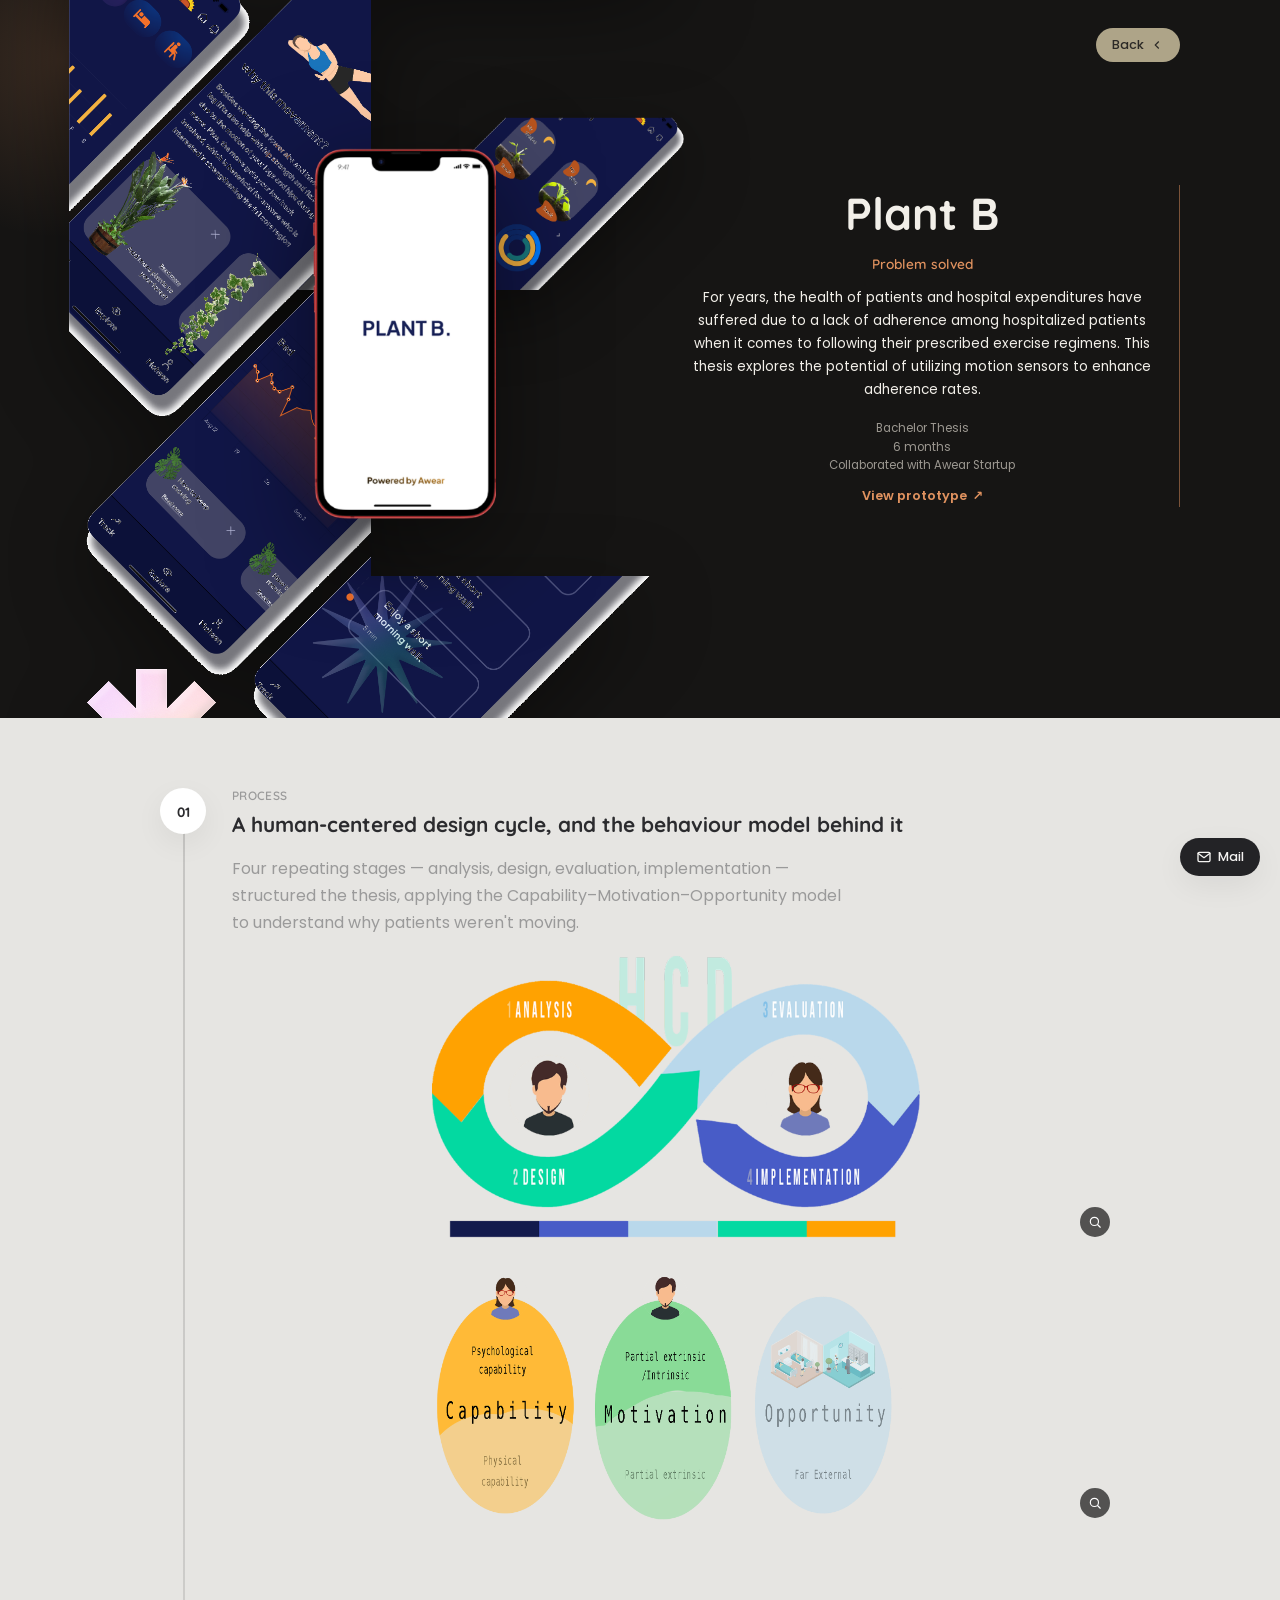
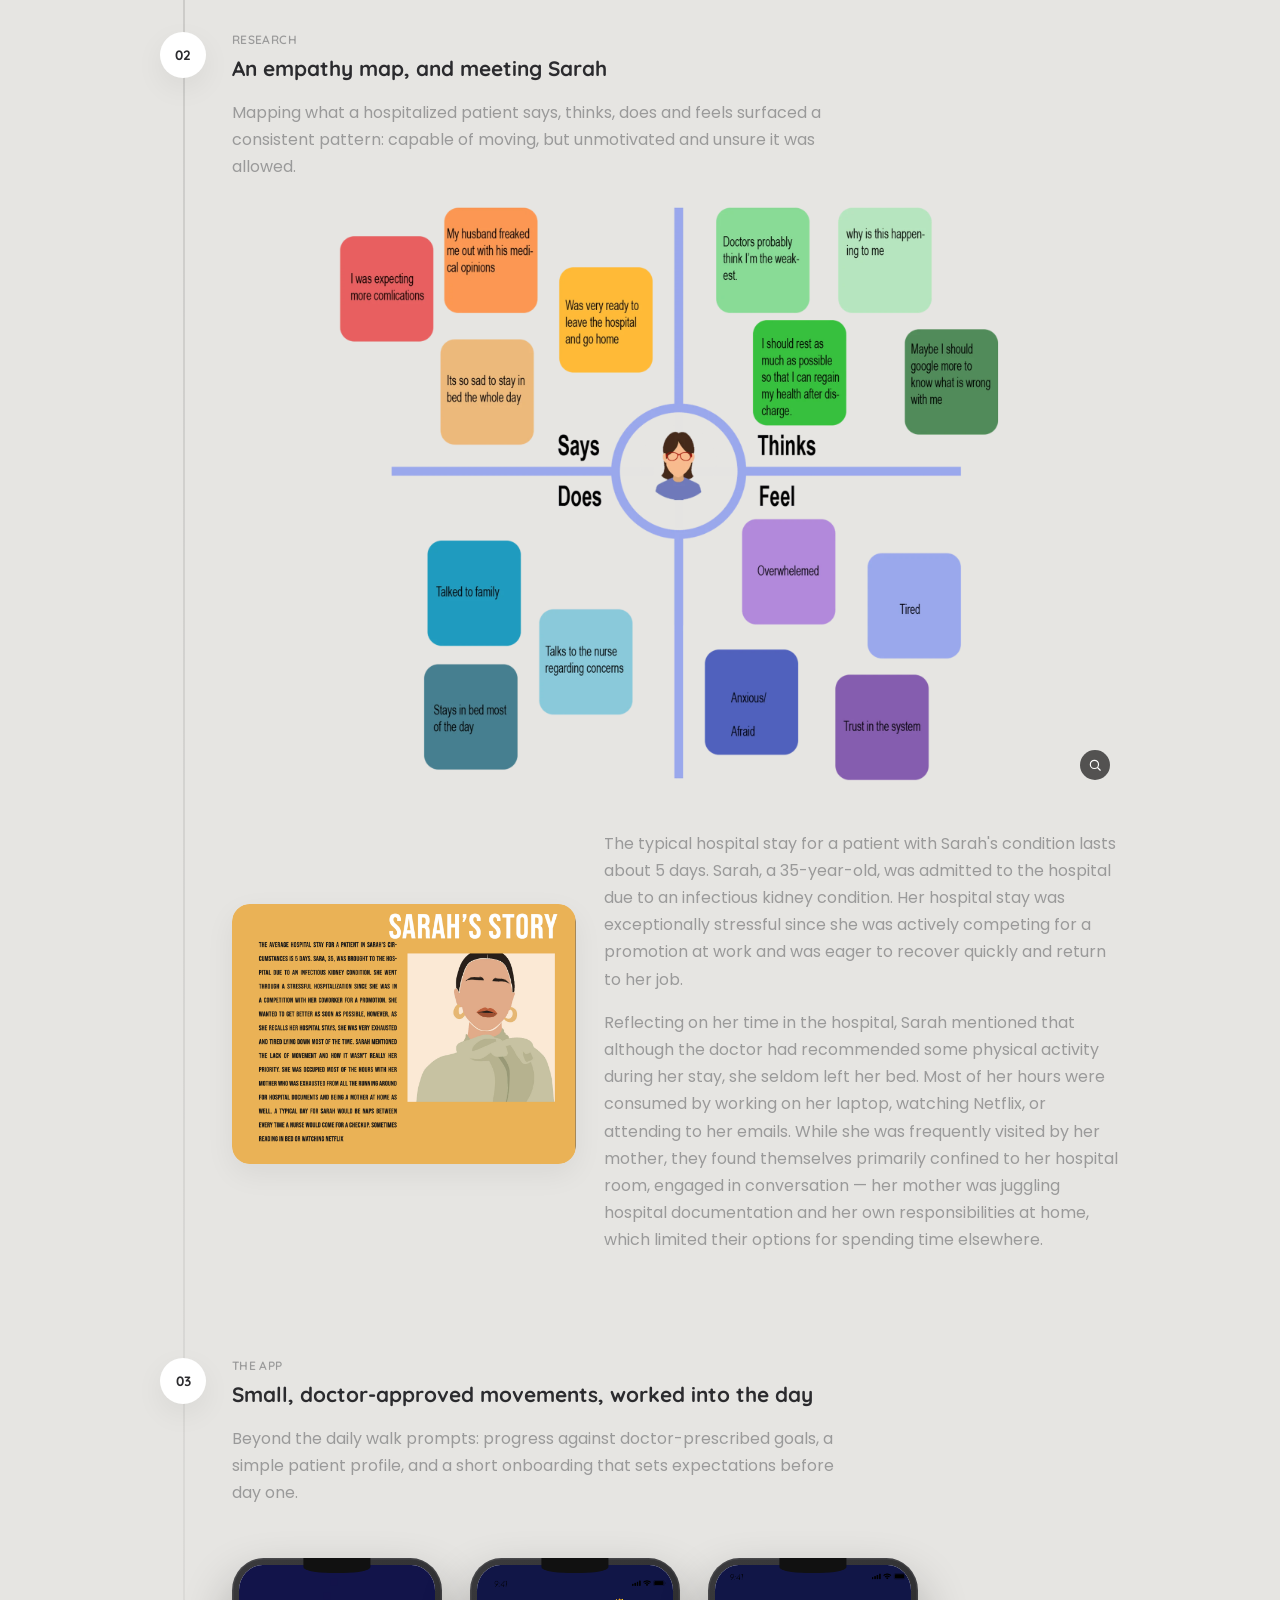
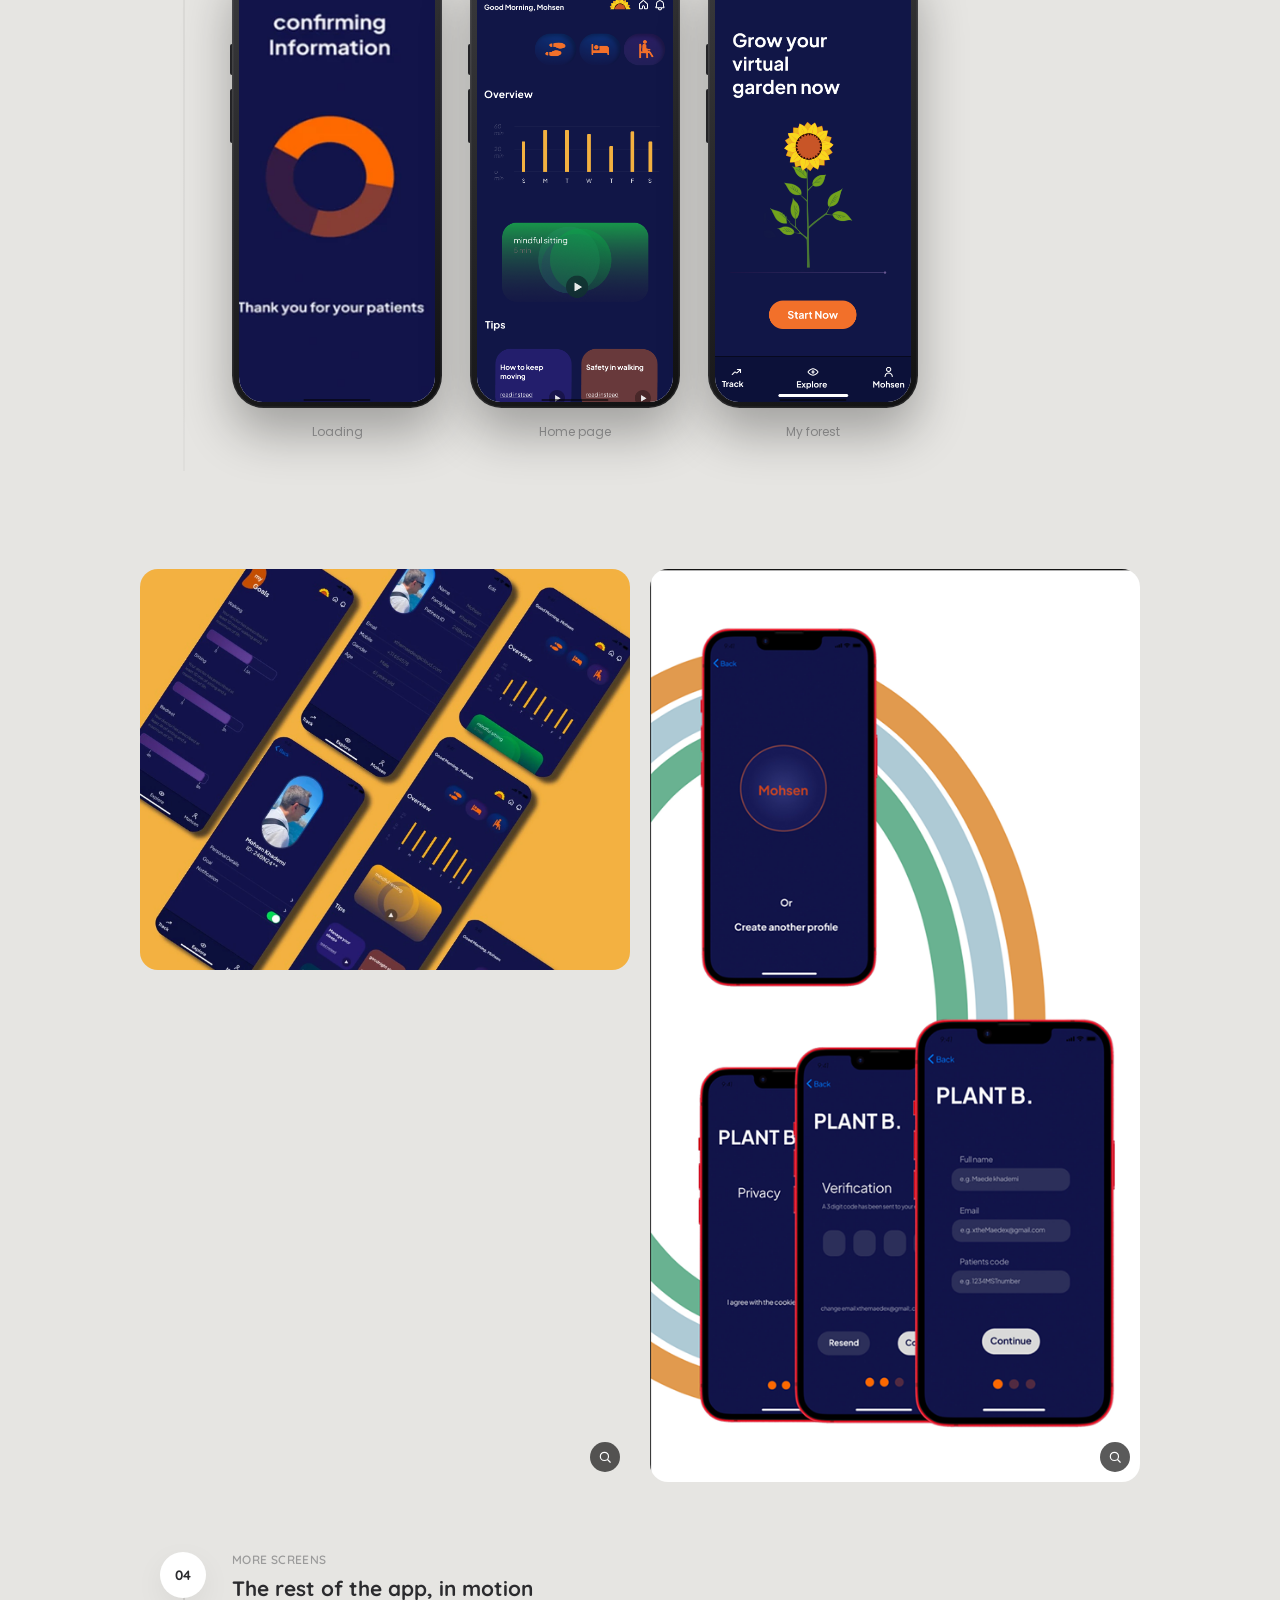
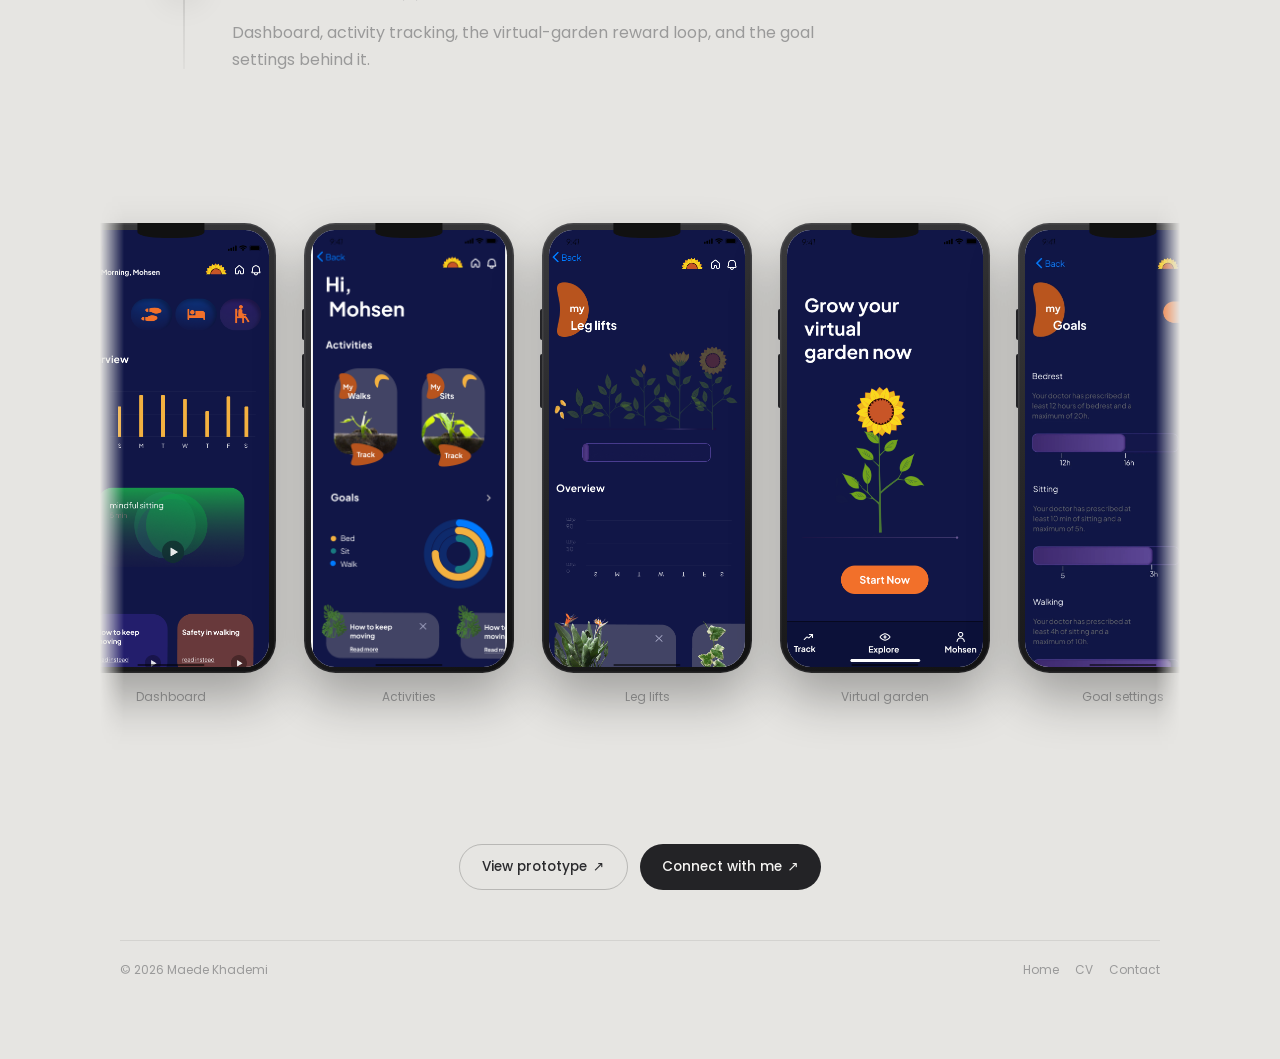
<file: projects/plant-b/index.html>
<!DOCTYPE html>
<html lang="en">
<head>
<meta charset="UTF-8">
<meta name="viewport" content="width=device-width, initial-scale=1.0">
<title>Plant B — Maede Khademi</title>
<meta name="description" content="Plant B: a bachelor thesis exploring motion sensors to improve hospital patient mobility.">
<link rel="preconnect" href="https://fonts.googleapis.com">
<link rel="preconnect" href="https://fonts.gstatic.com" crossorigin>
<link href="https://fonts.googleapis.com/css2?family=Quicksand:wght@500;600;700&family=Poppins:wght@300;400;500;600&display=swap" rel="stylesheet">
<link rel="stylesheet" href="../../styles.css?v=1792503678_18361">
</head>
<body>

<a class="floating-mail" href="mailto:maedekhademi@outlook.com" aria-label="Email Maede">
  <svg viewBox="0 0 24 24" width="16" height="16" fill="none" stroke="currentColor" stroke-width="2" stroke-linecap="round" stroke-linejoin="round"><path d="M3 6.5 12 13l9-6.5"/><rect x="3" y="5" width="18" height="14" rx="2"/></svg>
  Mail
</a>

<main>
  <section class="case-study">
    <div class="case-study__glow"></div>
    <div class="case-study__topbar">
      <a class="case-study__back" href="../../#projects">
        Back
        <svg viewBox="0 0 24 24" width="14" height="14" fill="none" stroke="currentColor" stroke-width="2"><path d="M15 18l-6-6 6-6"/></svg>
      </a>
    </div>
    <div class="case-study__hero case-study__hero--fan">
      <div class="fan-media">
        <img class="fan-media__right" src="../../images/screens/pb-hero-strip-right-clean.png" alt="Plant B app screens fanned diagonally: Track, Goals, My Walks, My Sits">
        <img class="fan-media__left" src="../../images/screens/pb-hero-strip-left-clean.png" alt="Plant B app screens fanned diagonally">
        <img class="fan-media__center" src="../../images/screens/pb-hero-center-hq.png" alt="Plant B splash screen, powered by Awear">
      </div>
      <div class="case-study__info">
        <h1>Plant B</h1>
        <span class="case-study__eyebrow">Problem solved</span>
        <p class="case-study__problem">For years, the health of patients and hospital expenditures have suffered due to a lack of adherence among hospitalized patients when it comes to following their prescribed exercise regimens. This thesis explores the potential of utilizing motion sensors to enhance adherence rates.</p>
        <div class="case-study__meta">
          <span>Bachelor Thesis</span><br>
          <span>6 months</span><br>
          <span>Collaborated with Awear Startup</span>
        </div>
        <a href="https://www.figma.com/proto/VJECRsTc1riZblTns6AfJD/Thesis?node-id=353-7280&p=f&viewport=574%2C3637%2C0.25&t=hpUpbtmOWvL0wiDJ-1&scaling=scale-down&content-scaling=fixed&starting-point-node-id=299%3A6562&show-proto-sidebar=1&page-id=0%3A1" target="_blank" rel="noopener" class="case-study__cta">View prototype <span class="arrow">↗</span></a>
      </div>
    </div>
  </section>

  <section class="section">
    <div class="flow">

      <div class="flow__step">
        <span class="flow__num">01</span>
        <span class="section-label">Process</span>
        <h3 class="section-heading">A human-centered design cycle, and the behaviour model behind it</h3>
        <p>Four repeating stages — analysis, design, evaluation, implementation — structured the thesis, applying the Capability–Motivation–Opportunity model to understand why patients weren't moving.</p>
        <img class="full-image full-image--flat full-image--nobg" style="max-width:55%;" src="../../images/pb-hcd-nobg.png" alt="Human-centered design process diagram: analysis, design, evaluation, implementation">
        <img class="full-image full-image--flat full-image--nobg" style="max-width:55%;margin-top:20px;" src="../../images/pb-comb-nobg.png" alt="Capability, Motivation, Opportunity behaviour model">
      </div>

      <div class="flow__step">
        <span class="flow__num">02</span>
        <span class="section-label">Research</span>
        <h3 class="section-heading">An empathy map, and meeting Sarah</h3>
        <p>Mapping what a hospitalized patient says, thinks, does and feels surfaced a consistent pattern: capable of moving, but unmotivated and unsure it was allowed.</p>
        <img class="full-image full-image--flat full-image--nobg" src="../../images/pb-empathy-nobg.png" alt="Empathy map of a hospitalized patient's says, thinks, does and feels">

        <div class="persona">
          <img class="persona__photo" src="../../images/pb-slide-sarahsstory.png" alt="Sarah's story: a 35-year-old patient hospitalized with an infectious kidney condition, illustrated persona card">
          <div class="persona__text">
            <p>The typical hospital stay for a patient with Sarah's condition lasts about 5 days. Sarah, a 35-year-old, was admitted to the hospital due to an infectious kidney condition. Her hospital stay was exceptionally stressful since she was actively competing for a promotion at work and was eager to recover quickly and return to her job.</p>
            <p>Reflecting on her time in the hospital, Sarah mentioned that although the doctor had recommended some physical activity during her stay, she seldom left her bed. Most of her hours were consumed by working on her laptop, watching Netflix, or attending to her emails. While she was frequently visited by her mother, they found themselves primarily confined to her hospital room, engaged in conversation — her mother was juggling hospital documentation and her own responsibilities at home, which limited their options for spending time elsewhere.</p>
          </div>
        </div>
      </div>

      <div class="flow__step">
        <span class="flow__num">03</span>
        <span class="section-label">The app</span>
        <h3 class="section-heading">Small, doctor-approved movements, worked into the day</h3>
        <p>Beyond the daily walk prompts: progress against doctor-prescribed goals, a simple patient profile, and a short onboarding that sets expectations before day one.</p>
        <div class="phone-tiles phone-tiles--static" style="margin-top:20px;">
          <div class="phone-tile">
            <div class="iphone">
              <div class="iphone__notch"></div>
              <div class="iphone__screen"><img src="../../images/pb-scr-loading.png" alt="Loading screen with a confirming information progress ring"></div>
              <div class="iphone__home"></div>
            </div>
            <p class="phone-tile__caption">Loading</p>
          </div>
          <div class="phone-tile">
            <div class="iphone">
              <div class="iphone__notch"></div>
              <div class="iphone__screen"><img src="../../images/screens/pb-scr-dashboard.png" alt="Good Morning dashboard with walk, bed and sit icons, weekly overview chart and tips"></div>
              <div class="iphone__home"></div>
            </div>
            <p class="phone-tile__caption">Home page</p>
          </div>
          <div class="phone-tile">
            <div class="iphone">
              <div class="iphone__notch"></div>
              <div class="iphone__screen"><img src="../../images/screens/pb-scr-onboarding-garden.png" alt="Grow your virtual garden onboarding screen with a sunflower illustration"></div>
              <div class="iphone__home"></div>
            </div>
            <p class="phone-tile__caption">My forest</p>
          </div>
        </div>
      </div>

    </div>
  </section>

  <div class="two-photo" style="max-width:var(--max);margin:24px auto 0;padding:0 20px;">
    <img class="full-image full-image--flat" src="../../images/pb-slide-morescreens.webp" alt="Goals, profile, overview and home dashboard screens fanned out together">
    <img class="full-image full-image--flat" src="../../images/pb-slide-onboarding.png" alt="Sign-up flow: profile picker, privacy, email verification and account creation screens">
  </div>

  <section class="section">
    <div class="flow">
      <div class="flow__step">
        <span class="flow__num">04</span>
        <span class="section-label">More screens</span>
        <h3 class="section-heading">The rest of the app, in motion</h3>
        <p>Dashboard, activity tracking, the virtual-garden reward loop, and the goal settings behind it.</p>
      </div>
    </div>
  </section>

  <div class="phone-marquee">
    <div class="phone-marquee__track">
      <div class="phone-tiles">
        <div class="phone-tile">
          <div class="iphone">
            <div class="iphone__notch"></div>
            <div class="iphone__screen"><img src="../../images/screens/pb-scr-dashboard.png" alt="Good Morning dashboard with walk, bed and sit icons, weekly overview chart and tips"></div>
            <div class="iphone__home"></div>
          </div>
          <p class="phone-tile__caption">Dashboard</p>
        </div>
        <div class="phone-tile">
          <div class="iphone">
            <div class="iphone__notch"></div>
            <div class="iphone__screen"><img src="../../images/screens/pb-scr-activities.png" alt="Activities screen with My Walks and My Sits tracking cards, and a goals progress ring"></div>
            <div class="iphone__home"></div>
          </div>
          <p class="phone-tile__caption">Activities</p>
        </div>
        <div class="phone-tile">
          <div class="iphone">
            <div class="iphone__notch"></div>
            <div class="iphone__screen"><img src="../../images/screens/pb-scr-tracking.png" alt="Leg lifts tracking screen with a growing virtual plant and weekly overview chart"></div>
            <div class="iphone__home"></div>
          </div>
          <p class="phone-tile__caption">Leg lifts</p>
        </div>
        <div class="phone-tile">
          <div class="iphone">
            <div class="iphone__notch"></div>
            <div class="iphone__screen"><img src="../../images/screens/pb-scr-onboarding-garden.png" alt="Grow your virtual garden onboarding screen with a sunflower illustration"></div>
            <div class="iphone__home"></div>
          </div>
          <p class="phone-tile__caption">Virtual garden</p>
        </div>
        <div class="phone-tile">
          <div class="iphone">
            <div class="iphone__notch"></div>
            <div class="iphone__screen"><img src="../../images/screens/pb-scr-goals-settings.webp" alt="Goals settings screen with Bedrest, Sitting and Walking range sliders"></div>
            <div class="iphone__home"></div>
          </div>
          <p class="phone-tile__caption">Goal settings</p>
        </div>
      </div>
<div class="phone-tiles" aria-hidden="true">
        <div class="phone-tile">
          <div class="iphone">
            <div class="iphone__notch"></div>
            <div class="iphone__screen"><img src="../../images/screens/pb-scr-dashboard.png" alt=""></div>
            <div class="iphone__home"></div>
          </div>
          <p class="phone-tile__caption">Dashboard</p>
        </div>
        <div class="phone-tile">
          <div class="iphone">
            <div class="iphone__notch"></div>
            <div class="iphone__screen"><img src="../../images/screens/pb-scr-activities.png" alt=""></div>
            <div class="iphone__home"></div>
          </div>
          <p class="phone-tile__caption">Activities</p>
        </div>
        <div class="phone-tile">
          <div class="iphone">
            <div class="iphone__notch"></div>
            <div class="iphone__screen"><img src="../../images/screens/pb-scr-tracking.png" alt=""></div>
            <div class="iphone__home"></div>
          </div>
          <p class="phone-tile__caption">Leg lifts</p>
        </div>
        <div class="phone-tile">
          <div class="iphone">
            <div class="iphone__notch"></div>
            <div class="iphone__screen"><img src="../../images/screens/pb-scr-onboarding-garden.png" alt=""></div>
            <div class="iphone__home"></div>
          </div>
          <p class="phone-tile__caption">Virtual garden</p>
        </div>
        <div class="phone-tile">
          <div class="iphone">
            <div class="iphone__notch"></div>
            <div class="iphone__screen"><img src="../../images/screens/pb-scr-goals-settings.webp" alt=""></div>
            <div class="iphone__home"></div>
          </div>
          <p class="phone-tile__caption">Goal settings</p>
        </div>
      </div>
    </div>
  </div>

  <section class="section footer-section">
    <div class="center">
      <div class="center__actions">
        <a href="https://www.figma.com/proto/VJECRsTc1riZblTns6AfJD/Thesis?node-id=353-7280&p=f&viewport=574%2C3637%2C0.25&t=hpUpbtmOWvL0wiDJ-1&scaling=scale-down&content-scaling=fixed&starting-point-node-id=299%3A6562&show-proto-sidebar=1&page-id=0%3A1" target="_blank" rel="noopener" class="btn btn--outline">View prototype <span class="arrow">↗</span></a>
        <a href="mailto:maedekhademi@outlook.com" class="btn btn--dark">Connect with me <span class="arrow">↗</span></a>
      </div>
    </div>
    <footer class="footer">
      <span>© <span id="year"></span> Maede Khademi</span>
      <div class="footer__links">
        <a href="../../#home">Home</a>
        <a href="../../files/MKH-CV.pdf" target="_blank" rel="noopener">CV</a>
        <a href="../../#contact">Contact</a>
      </div>
    </footer>
  </section>
</main>

<script src="../../script.js?v=1792503678_18361"></script>
<script>document.getElementById('year').textContent = new Date().getFullYear();</script>
</body>
</html>
</file>
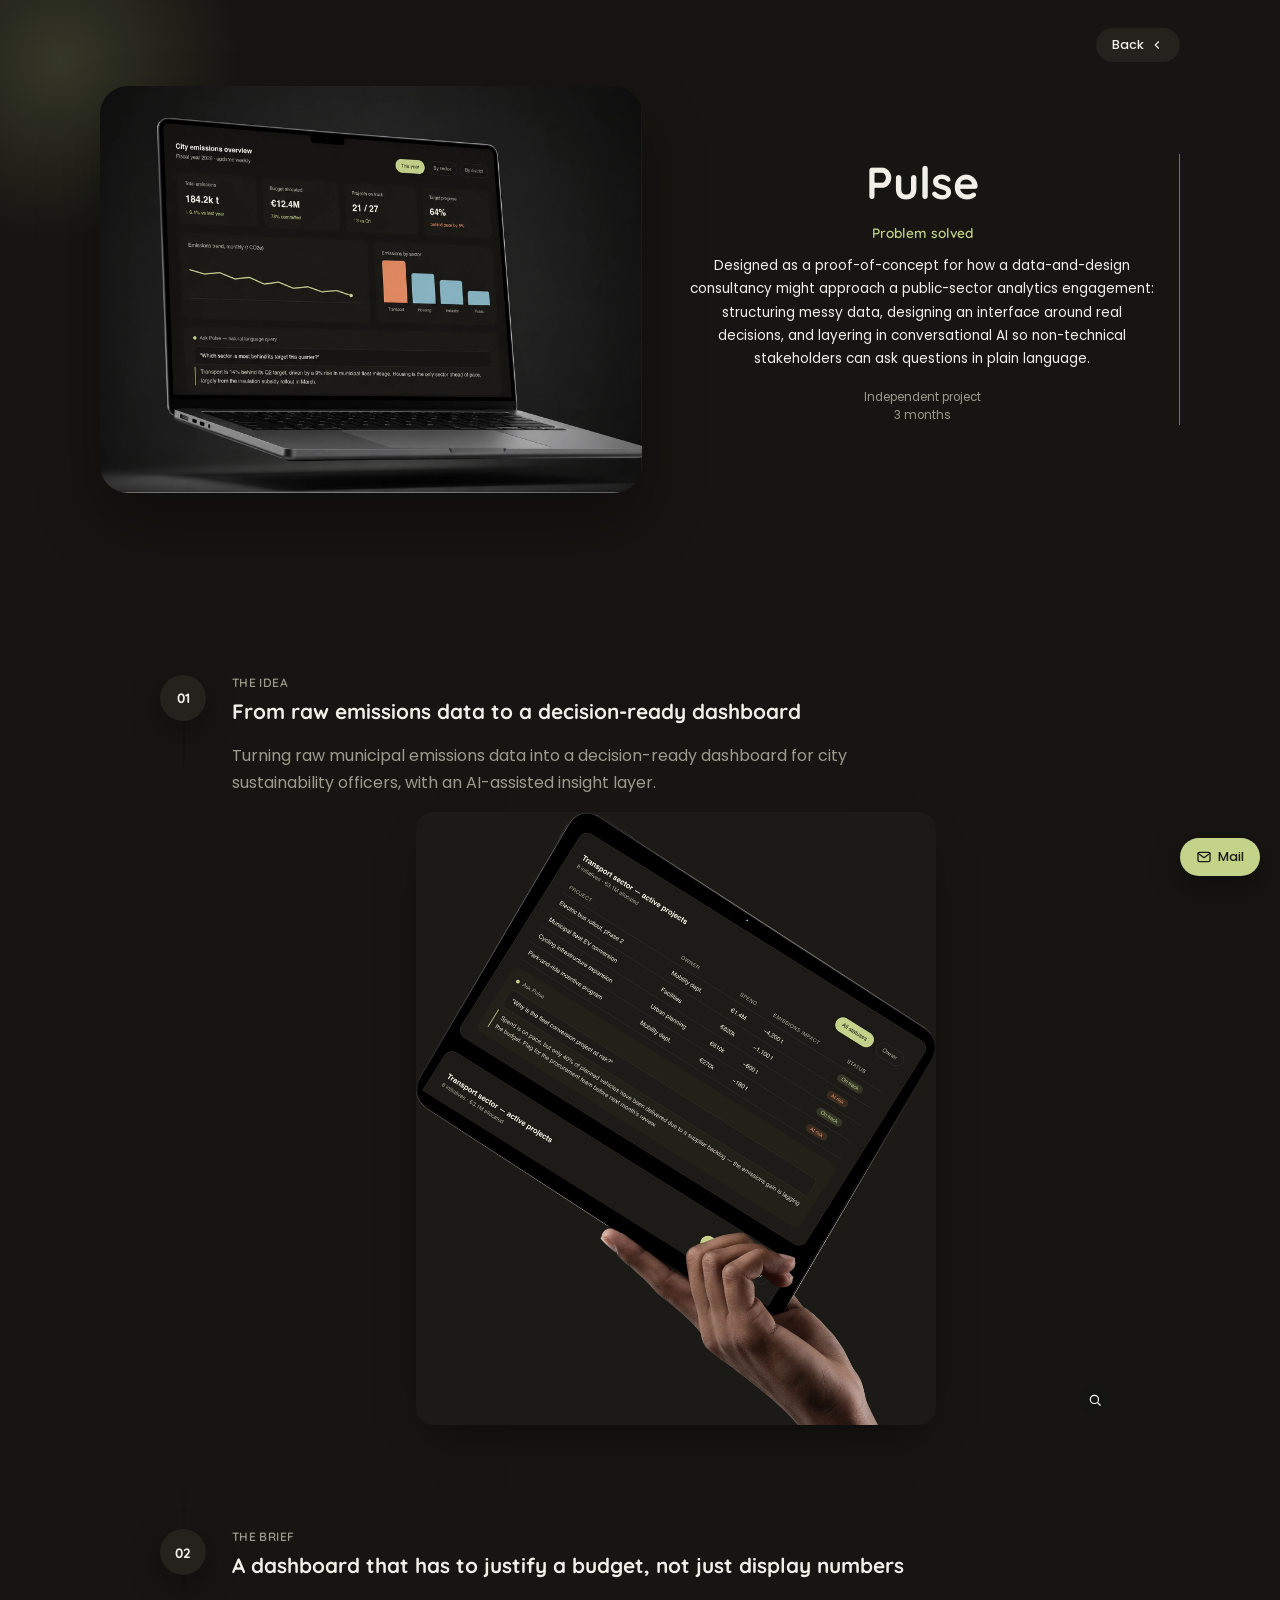
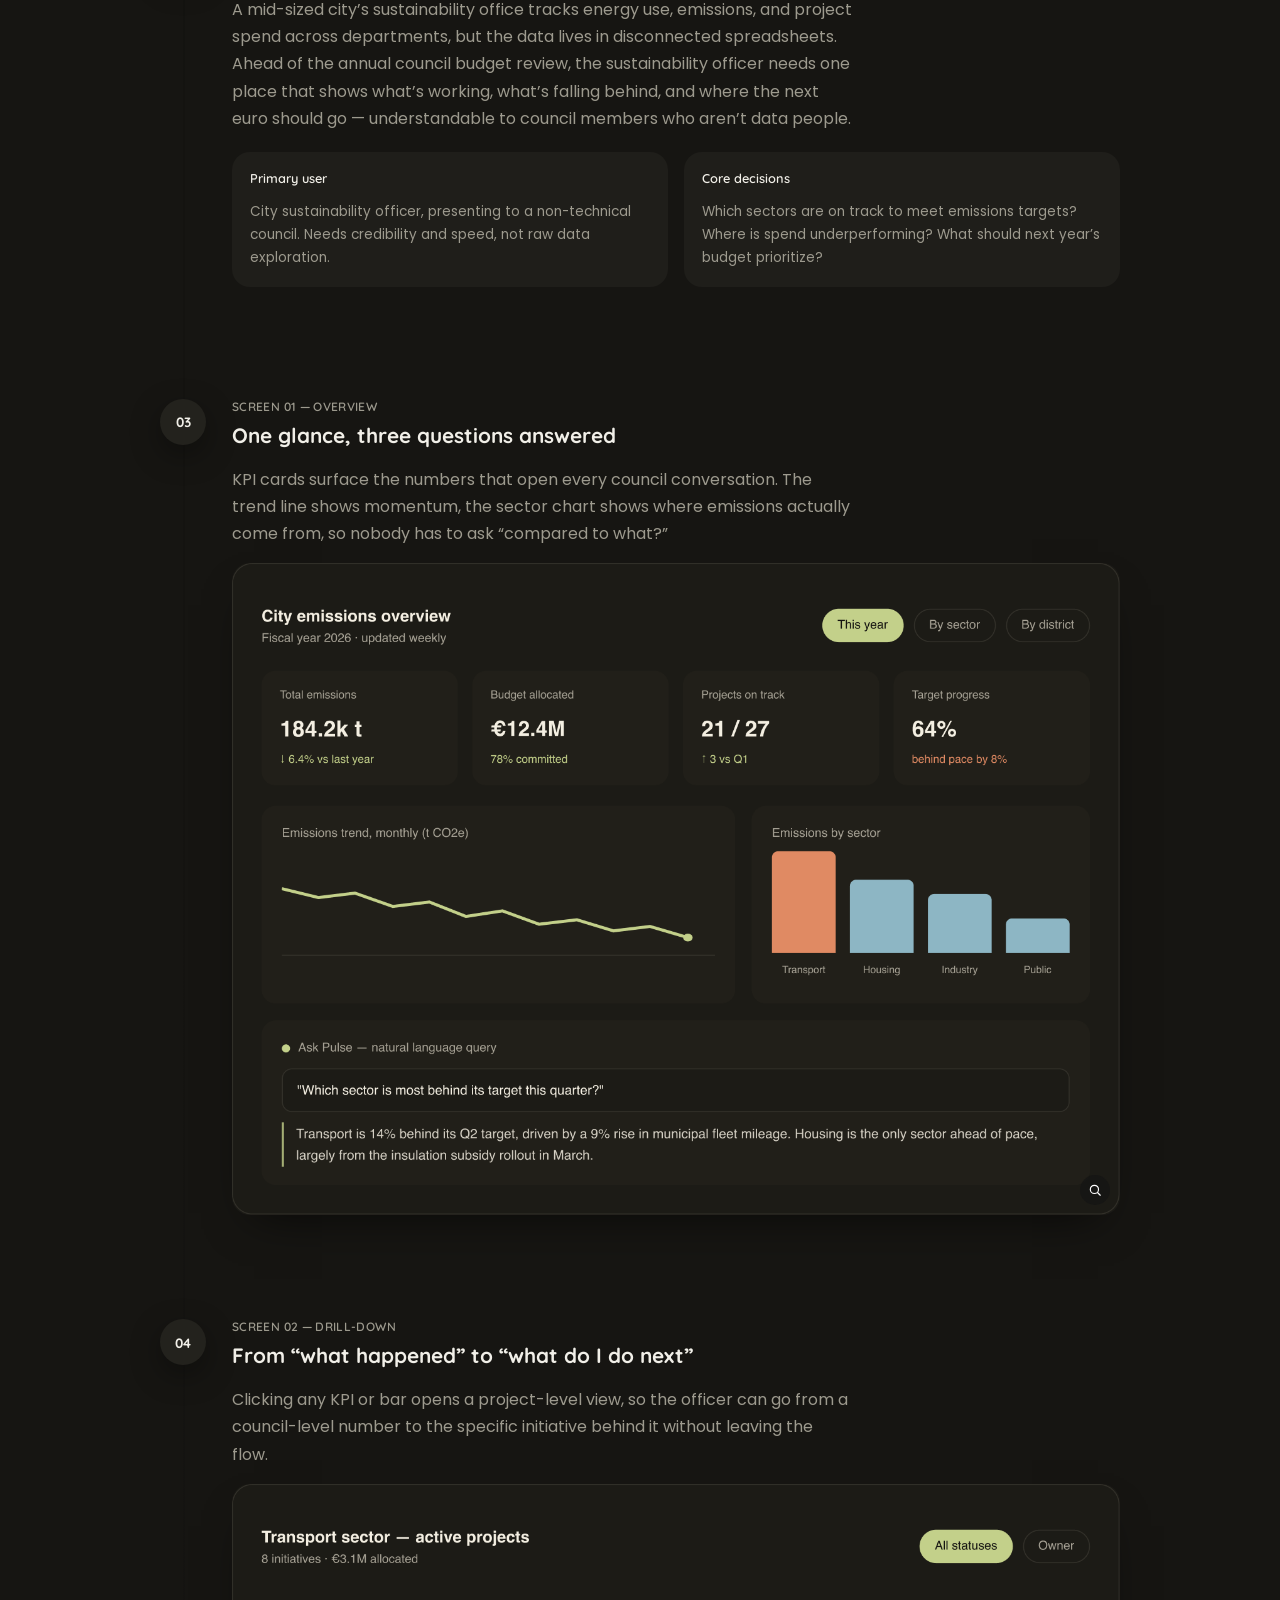
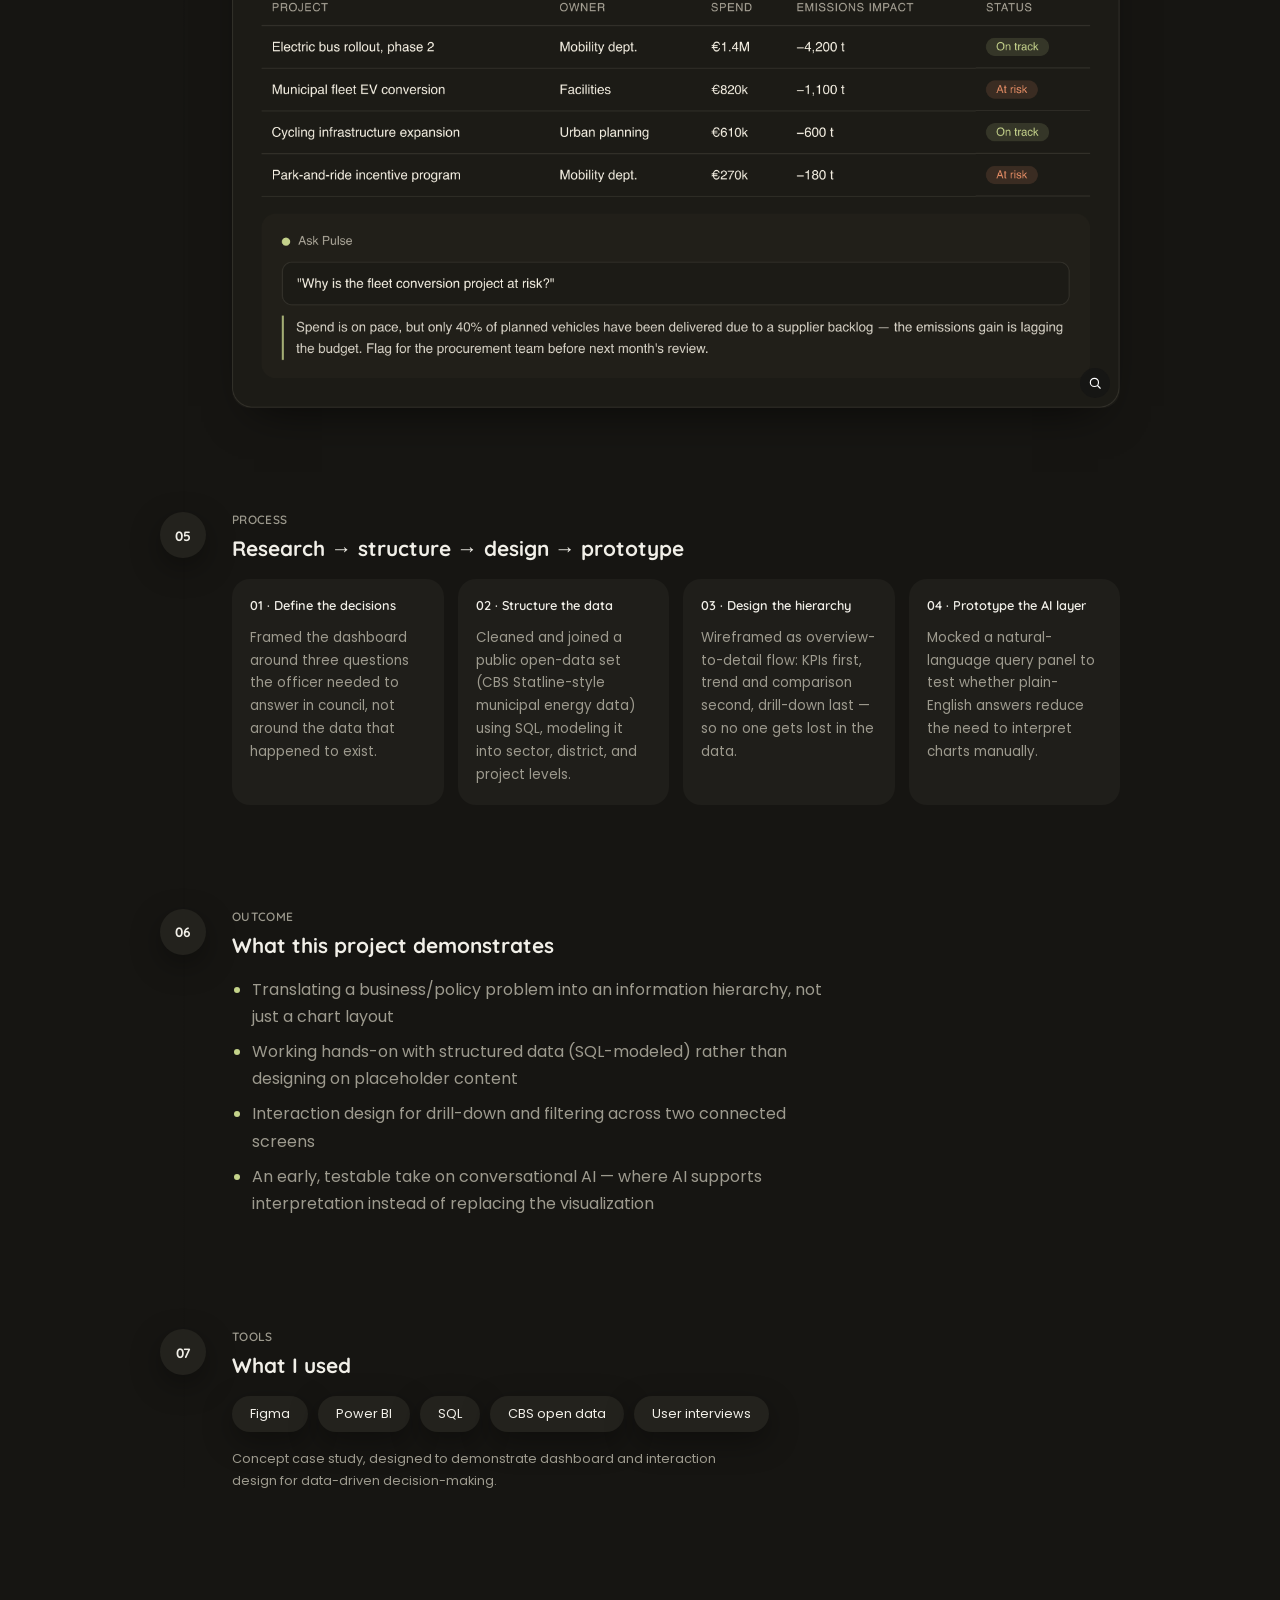
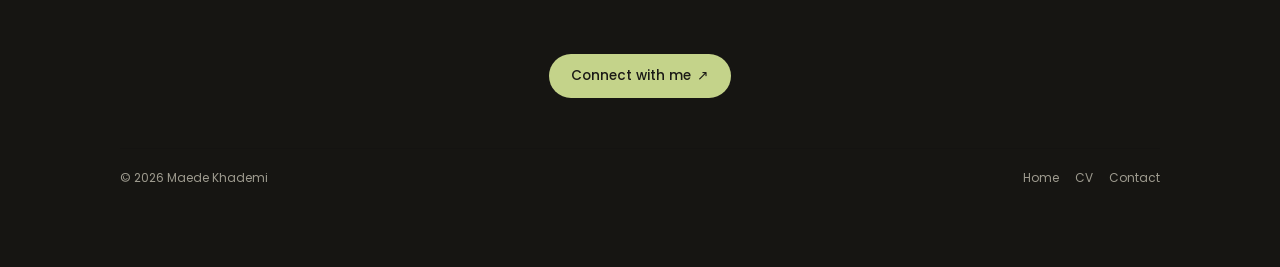
<file: projects/pulse/index.html>
<!DOCTYPE html>
<html lang="en">
<head>
<meta charset="UTF-8">
<meta name="viewport" content="width=device-width, initial-scale=1.0">
<title>Pulse — Maede Khademi</title>
<meta name="description" content="Pulse: a city emissions dashboard with an AI-assisted insight layer, a UX/UI concept case study.">
<link rel="preconnect" href="https://fonts.googleapis.com">
<link rel="preconnect" href="https://fonts.gstatic.com" crossorigin>
<link href="https://fonts.googleapis.com/css2?family=Quicksand:wght@500;600;700&family=Poppins:wght@300;400;500;600&display=swap" rel="stylesheet">
<link rel="stylesheet" href="../../styles.css?v=1792503678_18361">
</head>
<body class="pulse-page">

<a class="floating-mail" href="mailto:maedekhademi@outlook.com" aria-label="Email Maede">
  <svg viewBox="0 0 24 24" width="16" height="16" fill="none" stroke="currentColor" stroke-width="2" stroke-linecap="round" stroke-linejoin="round"><path d="M3 6.5 12 13l9-6.5"/><rect x="3" y="5" width="18" height="14" rx="2"/></svg>
  Mail
</a>

<main>
  <section class="case-study">
    <div class="case-study__glow"></div>
    <div class="case-study__topbar">
      <a class="case-study__back" href="../../#projects">
        Back
        <svg viewBox="0 0 24 24" width="14" height="14" fill="none" stroke="currentColor" stroke-width="2"><path d="M15 18l-6-6 6-6"/></svg>
      </a>
    </div>
    <div class="case-study__hero">
      <div class="case-study__media pulse-hero">
        <img class="pulse-hero__img" src="../../images/pulse-laptop.jpg" alt="Pulse city emissions dashboard on a laptop" width="1815" height="1362">
      </div>
      <div class="case-study__info">
        <h1>Pulse</h1>
        <span class="case-study__eyebrow">Problem solved</span>
        <p class="case-study__problem">Designed as a proof-of-concept for how a data-and-design consultancy might approach a public-sector analytics engagement: structuring messy data, designing an interface around real decisions, and layering in conversational AI so non-technical stakeholders can ask questions in plain language.</p>
        <div class="case-study__meta">
          <span>Independent project</span><br>
          <span>3 months</span>
        </div>
      </div>
    </div>
  </section>

  <section class="section">
    <div class="flow">

      <div class="flow__step">
        <span class="flow__num">01</span>
        <span class="section-label">The idea</span>
        <h3 class="section-heading">From raw emissions data to a decision-ready dashboard</h3>
        <p>Turning raw municipal emissions data into a decision-ready dashboard for city sustainability officers, with an AI-assisted insight layer.</p>
        <img class="full-image full-image--flat pulse-img" src="../../images/pulse-tablet.png" alt="Pulse drill-down screen on a tablet held in one hand" width="1000" height="1180" style="max-width:520px">
      </div>

      <div class="flow__step">
        <span class="flow__num">02</span>
        <span class="section-label">The brief</span>
        <h3 class="section-heading">A dashboard that has to justify a budget, not just display numbers</h3>
        <p>A mid-sized city&rsquo;s sustainability office tracks energy use, emissions, and project spend across departments, but the data lives in disconnected spreadsheets. Ahead of the annual council budget review, the sustainability officer needs one place that shows what&rsquo;s working, what&rsquo;s falling behind, and where the next euro should go &mdash; understandable to council members who aren&rsquo;t data people.</p>
        <div class="brief-grid">
          <div class="brief-card"><span class="brief-card__label">Primary user</span><p>City sustainability officer, presenting to a non-technical council. Needs credibility and speed, not raw data exploration.</p></div>
          <div class="brief-card"><span class="brief-card__label">Core decisions</span><p>Which sectors are on track to meet emissions targets? Where is spend underperforming? What should next year&rsquo;s budget prioritize?</p></div>
        </div>
      </div>

      <div class="flow__step">
        <span class="flow__num">03</span>
        <span class="section-label">Screen 01 &mdash; Overview</span>
        <h3 class="section-heading">One glance, three questions answered</h3>
        <p>KPI cards surface the numbers that open every council conversation. The trend line shows momentum, the sector chart shows where emissions actually come from, so nobody has to ask &ldquo;compared to what?&rdquo;</p>
        <img class="full-image full-image--flat pulse-img" src="../../images/pulse-overview.png" alt="Pulse overview screen: four KPI cards, an emissions trend line, emissions by sector bars and an Ask Pulse query panel" width="1414" height="1038">
      </div>

      <div class="flow__step">
        <span class="flow__num">04</span>
        <span class="section-label">Screen 02 &mdash; Drill-down</span>
        <h3 class="section-heading">From &ldquo;what happened&rdquo; to &ldquo;what do I do next&rdquo;</h3>
        <p>Clicking any KPI or bar opens a project-level view, so the officer can go from a council-level number to the specific initiative behind it without leaving the flow.</p>
        <img class="full-image full-image--flat pulse-img" src="../../images/pulse-drilldown.png" alt="Pulse drill-down screen: transport sector active projects table with status and an Ask Pulse answer about the fleet conversion project" width="1414" height="835">
      </div>

      <div class="flow__step">
        <span class="flow__num">05</span>
        <span class="section-label">Process</span>
        <h3 class="section-heading">Research &rarr; structure &rarr; design &rarr; prototype</h3>
        <div class="pulse-process">
          <div class="brief-card"><span class="brief-card__label">01 &middot; Define the decisions</span><p>Framed the dashboard around three questions the officer needed to answer in council, not around the data that happened to exist.</p></div>
          <div class="brief-card"><span class="brief-card__label">02 &middot; Structure the data</span><p>Cleaned and joined a public open-data set (CBS Statline-style municipal energy data) using SQL, modeling it into sector, district, and project levels.</p></div>
          <div class="brief-card"><span class="brief-card__label">03 &middot; Design the hierarchy</span><p>Wireframed as overview-to-detail flow: KPIs first, trend and comparison second, drill-down last &mdash; so no one gets lost in the data.</p></div>
          <div class="brief-card"><span class="brief-card__label">04 &middot; Prototype the AI layer</span><p>Mocked a natural-language query panel to test whether plain-English answers reduce the need to interpret charts manually.</p></div>
        </div>
      </div>

      <div class="flow__step">
        <span class="flow__num">06</span>
        <span class="section-label">Outcome</span>
        <h3 class="section-heading">What this project demonstrates</h3>
        <ul class="pulse-list">
          <li>Translating a business/policy problem into an information hierarchy, not just a chart layout</li>
          <li>Working hands-on with structured data (SQL-modeled) rather than designing on placeholder content</li>
          <li>Interaction design for drill-down and filtering across two connected screens</li>
          <li>An early, testable take on conversational AI &mdash; where AI supports interpretation instead of replacing the visualization</li>
        </ul>
      </div>

      <div class="flow__step">
        <span class="flow__num">07</span>
        <span class="section-label">Tools</span>
        <h3 class="section-heading">What I used</h3>
        <div class="pill-row pulse-tools">
          <span class="pill">Figma</span><span class="pill">Power BI</span><span class="pill">SQL</span><span class="pill">CBS open data</span><span class="pill">User interviews</span>
        </div>
        <p class="komtai-note">Concept case study, designed to demonstrate dashboard and interaction design for data-driven decision-making.</p>
      </div>

    </div>
  </section>

  <section class="section footer-section">
    <div class="center">
      <a href="mailto:maedekhademi@outlook.com" class="btn btn--dark">Connect with me <span class="arrow">↗</span></a>
    </div>
    <footer class="footer">
      <span>© <span id="year"></span> Maede Khademi</span>
      <div class="footer__links">
        <a href="../../#home">Home</a>
        <a href="../../files/MKH-CV.pdf" target="_blank" rel="noopener">CV</a>
        <a href="../../#contact">Contact</a>
      </div>
    </footer>
  </section>
</main>

<script src="../../script.js?v=1792503678_18361"></script>
<script>document.getElementById('year').textContent = new Date().getFullYear();</script>
</body>
</html>
</file>
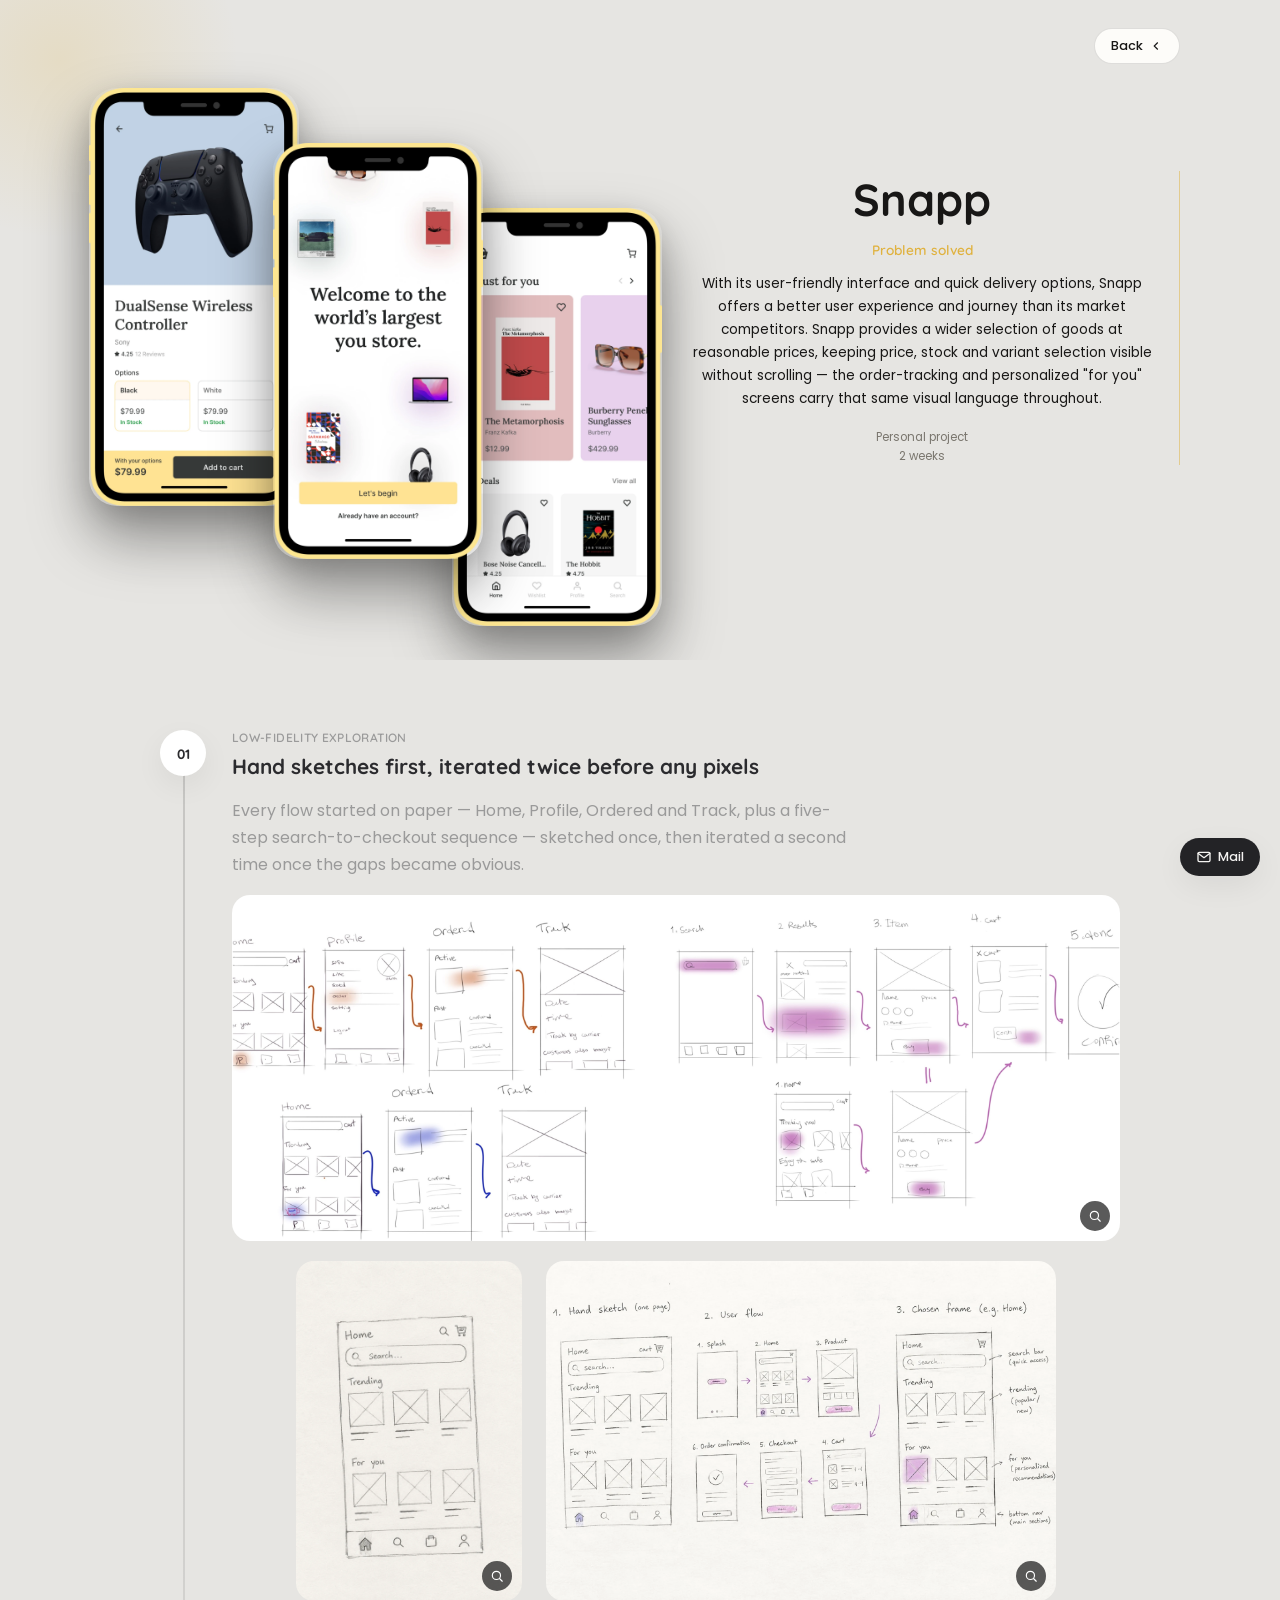
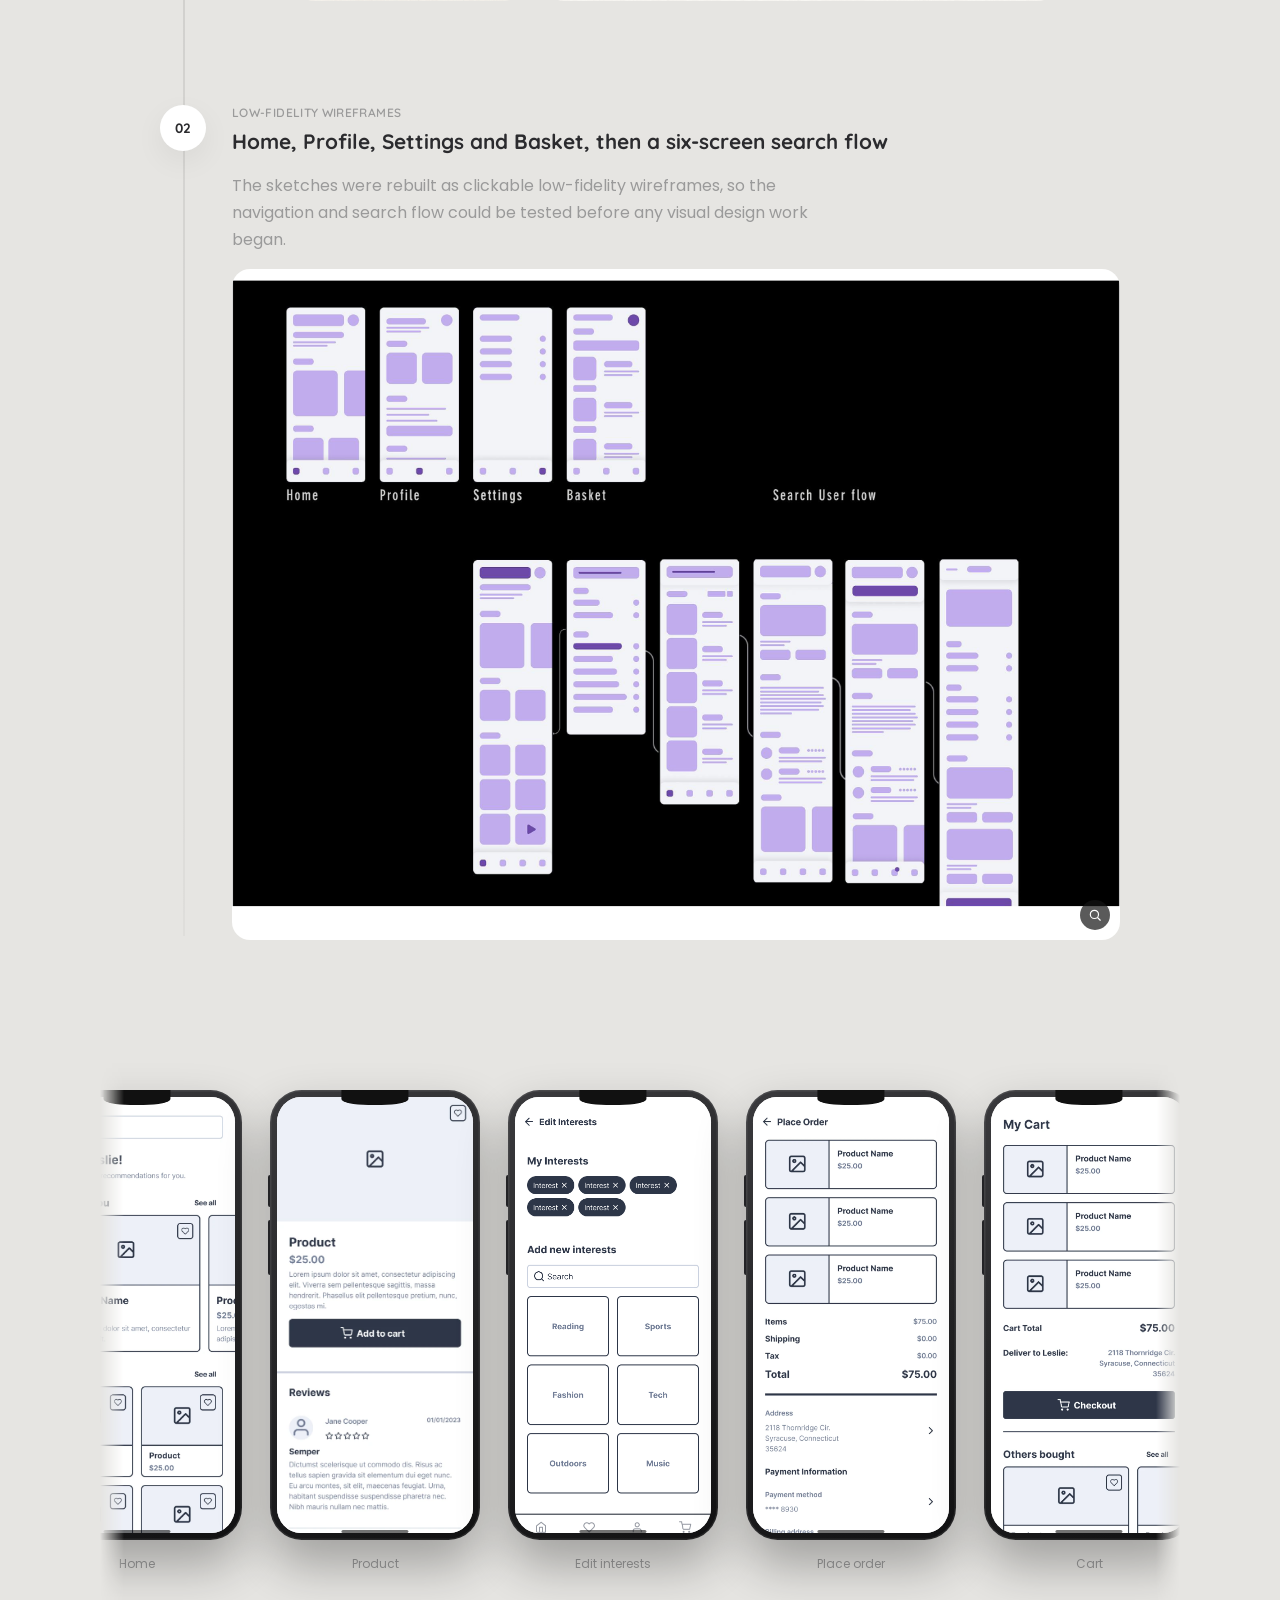
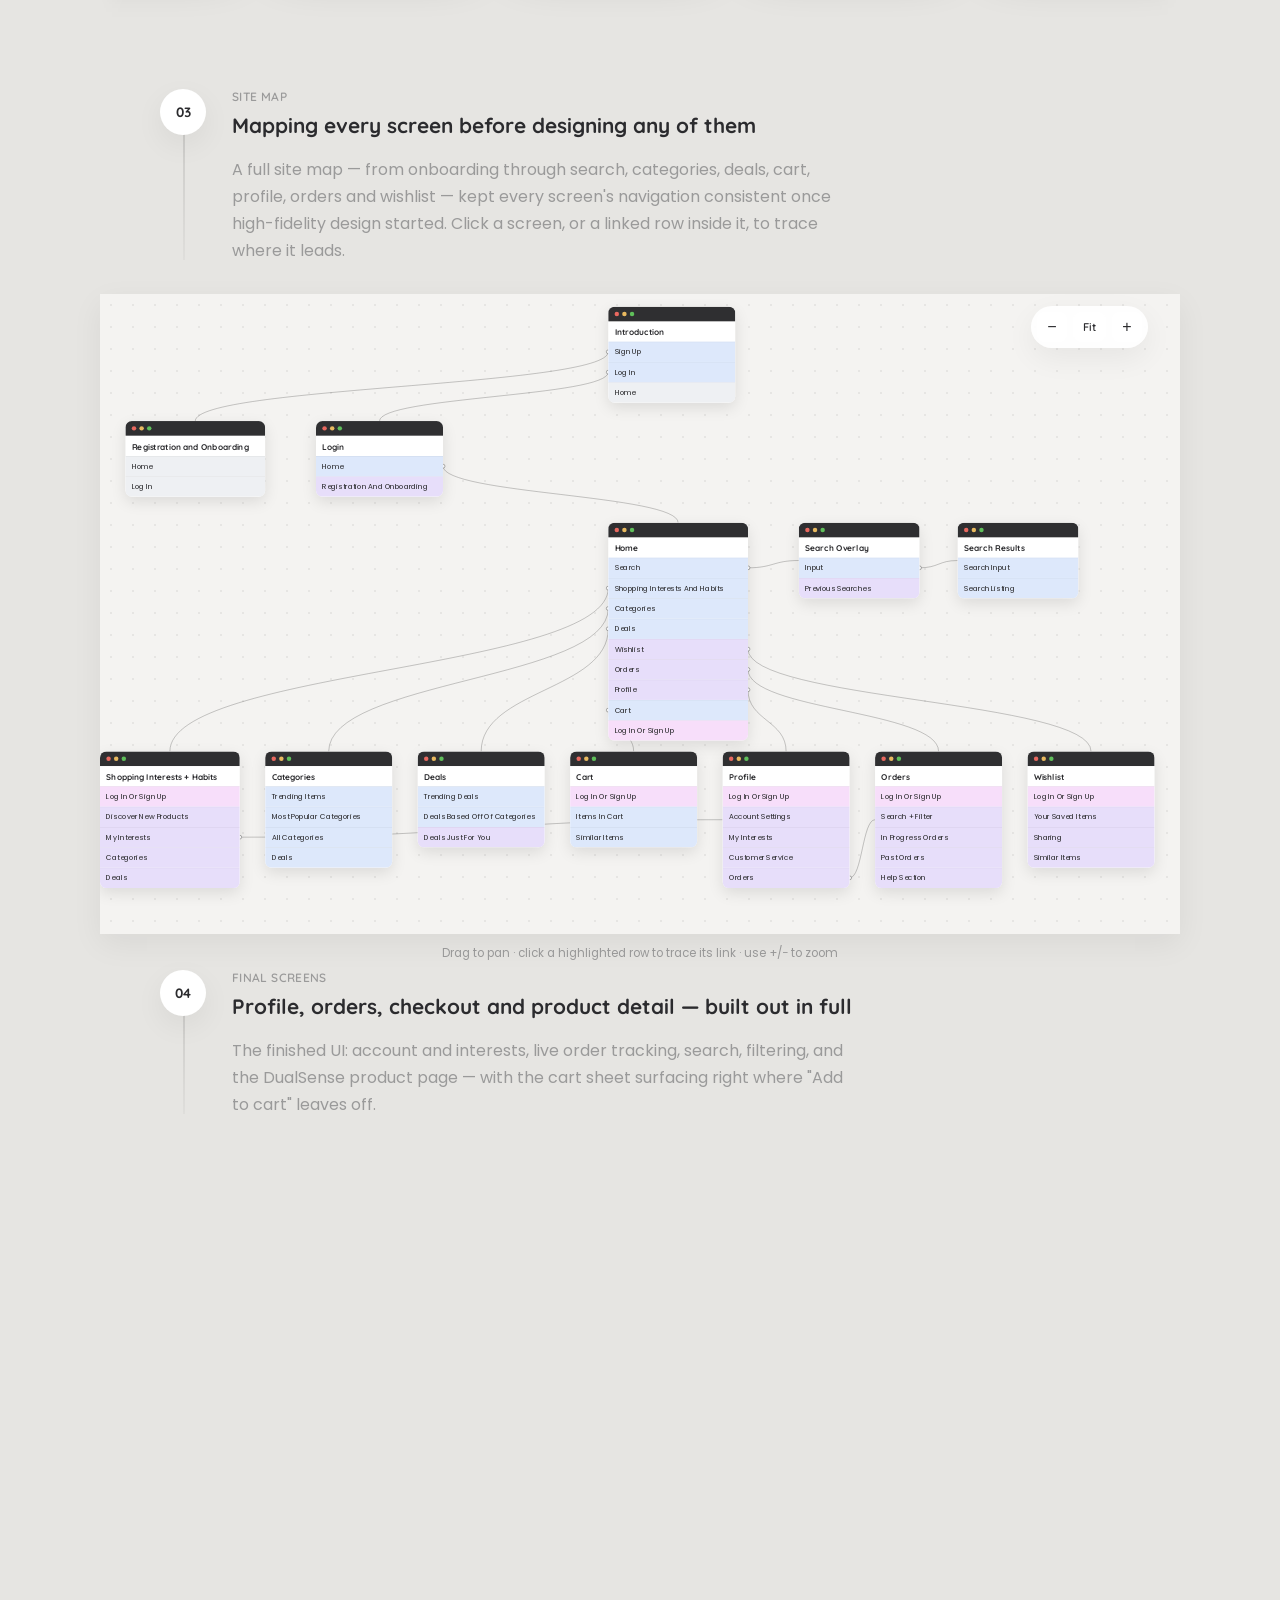
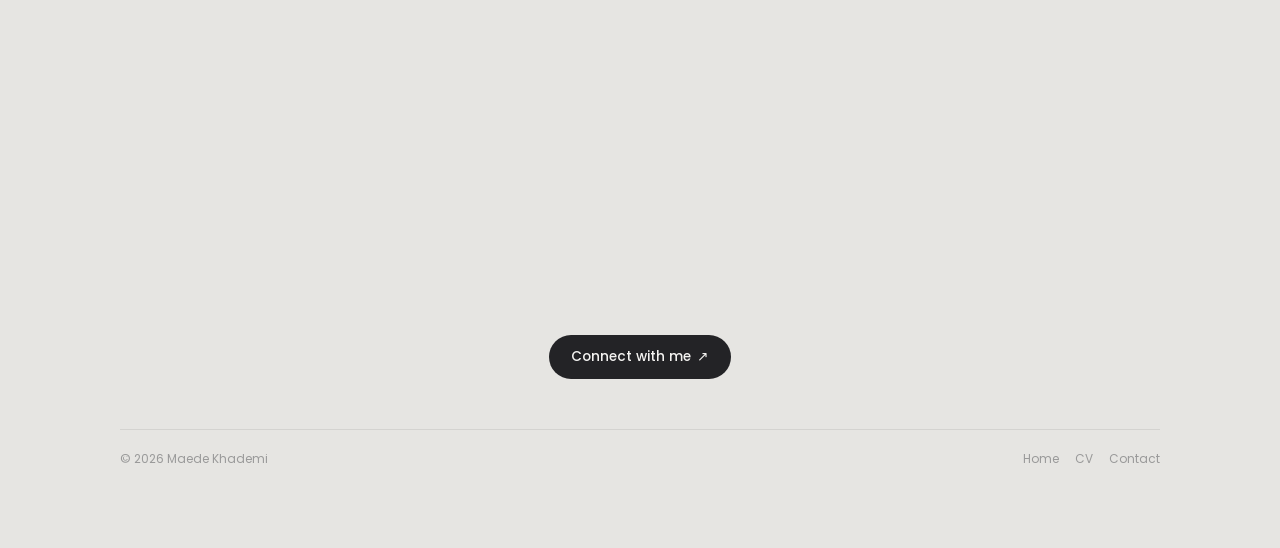
<file: projects/snapp/index.html>
<!DOCTYPE html>
<html lang="en">
<head>
<meta charset="UTF-8">
<meta name="viewport" content="width=device-width, initial-scale=1.0">
<title>Snapp — Maede Khademi</title>
<meta name="description" content="Snapp: a personal product development project, a mobile ecommerce store app.">
<link rel="preconnect" href="https://fonts.googleapis.com">
<link rel="preconnect" href="https://fonts.gstatic.com" crossorigin>
<link href="https://fonts.googleapis.com/css2?family=Quicksand:wght@500;600;700&family=Poppins:wght@300;400;500;600&display=swap" rel="stylesheet">
<link rel="stylesheet" href="../../styles.css?v=1792503678_18361">
</head>
<body>

<a class="floating-mail" href="mailto:maedekhademi@outlook.com" aria-label="Email Maede">
  <svg viewBox="0 0 24 24" width="16" height="16" fill="none" stroke="currentColor" stroke-width="2" stroke-linecap="round" stroke-linejoin="round"><path d="M3 6.5 12 13l9-6.5"/><rect x="3" y="5" width="18" height="14" rx="2"/></svg>
  Mail
</a>

<main>
  <section class="case-study case-study--light">
    <div class="case-study__glow"></div>
    <div class="case-study__topbar">
      <a class="case-study__back" href="../../#projects">
        Back
        <svg viewBox="0 0 24 24" width="14" height="14" fill="none" stroke="currentColor" stroke-width="2"><path d="M15 18l-6-6 6-6"/></svg>
      </a>
    </div>
    <div class="case-study__hero">
      <div class="case-study__media snapp-hero">
        <img class="snapp-hero__phone snapp-hero__phone--1" src="../../images/snap-hero-phone-dualsense.png" alt="DualSense Wireless Controller product page, phone mockup">
        <img class="snapp-hero__phone snapp-hero__phone--2" src="../../images/snap-hero-phone-welcome.png" alt="Welcome to the world's largest you store onboarding screen, phone mockup">
        <img class="snapp-hero__phone snapp-hero__phone--3" src="../../images/snap-hero-phone-foryou.png" alt="Just for you home feed with deals, phone mockup">
      </div>
      <div class="case-study__info">
        <h1>Snapp</h1>
        <span class="case-study__eyebrow">Problem solved</span>
        <p class="case-study__problem">With its user-friendly interface and quick delivery options, Snapp offers a better user experience and journey than its market competitors. Snapp provides a wider selection of goods at reasonable prices, keeping price, stock and variant selection visible without scrolling — the order-tracking and personalized "for you" screens carry that same visual language throughout.</p>
        <div class="case-study__meta">
          <span>Personal project</span><br>
          <span>2 weeks</span>
        </div>
      </div>
    </div>
  </section>

  <section class="section">
    <div class="flow">

      <div class="flow__step">
        <span class="flow__num">01</span>
        <span class="section-label">Low-fidelity exploration</span>
        <h3 class="section-heading">Hand sketches first, iterated twice before any pixels</h3>
        <p>Every flow started on paper — Home, Profile, Ordered and Track, plus a five-step search-to-checkout sequence — sketched once, then iterated a second time once the gaps became obvious.</p>
        <img class="full-image full-image--flat" src="../../images/snap-sketches.png" alt="Hand-drawn sketches for Home, Profile, Ordered, Track and a five-step Search flow, iterated twice">
        <div class="sketch-pair">
          <img class="full-image full-image--flat" src="../../images/snap-sketch-home.webp" alt="Hand-drawn sketch of the home screen with search bar, Trending and For you sections">
          <img class="full-image full-image--flat" src="../../images/snap-sketch-process.webp" alt="Sketch process: hand sketch, user flow, then a chosen frame annotated with search bar, trending, for you and bottom nav callouts">
        </div>
      </div>

      <div class="flow__step">
        <span class="flow__num">02</span>
        <span class="section-label">Low-fidelity wireframes</span>
        <h3 class="section-heading">Home, Profile, Settings and Basket, then a six-screen search flow</h3>
        <p>The sketches were rebuilt as clickable low-fidelity wireframes, so the navigation and search flow could be tested before any visual design work began.</p>
        <img class="full-image full-image--flat" src="../../images/snap-wireframes.png" alt="Purple low-fidelity wireframes for Home, Profile, Settings, Basket, and the Search user flow">
      </div>
    </div>
  </section>

  <div class="phone-marquee">
    <div class="phone-marquee__track">
      <div class="phone-tiles">
        <div class="phone-tile">
          <div class="iphone">
            <div class="iphone__notch"></div>
            <div class="iphone__screen"><img src="../../images/snap-wf-home.png" alt="Low-fidelity wireframe of the home screen with search, Just for you, Deals and Categories"></div>
            <div class="iphone__home"></div>
          </div>
          <p class="phone-tile__caption">Home</p>
        </div>
        <div class="phone-tile">
          <div class="iphone">
            <div class="iphone__notch"></div>
            <div class="iphone__screen"><img src="../../images/snap-wf-product.png" alt="Low-fidelity wireframe of a product detail screen with reviews and similar products"></div>
            <div class="iphone__home"></div>
          </div>
          <p class="phone-tile__caption">Product</p>
        </div>
        <div class="phone-tile">
          <div class="iphone">
            <div class="iphone__notch"></div>
            <div class="iphone__screen"><img src="../../images/snap-wf-edit-interests.png" alt="Low-fidelity wireframe of the Edit Interests screen with removable interest tags and a category grid"></div>
            <div class="iphone__home"></div>
          </div>
          <p class="phone-tile__caption">Edit interests</p>
        </div>
        <div class="phone-tile">
          <div class="iphone">
            <div class="iphone__notch"></div>
            <div class="iphone__screen"><img src="../../images/snap-wf-place-order.webp" alt="Low-fidelity wireframe of the Place Order screen with items, totals, address and payment details"></div>
            <div class="iphone__home"></div>
          </div>
          <p class="phone-tile__caption">Place order</p>
        </div>
        <div class="phone-tile">
          <div class="iphone">
            <div class="iphone__notch"></div>
            <div class="iphone__screen"><img src="../../images/snap-wf-cart.webp" alt="Low-fidelity wireframe of the My Cart screen with line items, cart total and suggested products"></div>
            <div class="iphone__home"></div>
          </div>
          <p class="phone-tile__caption">Cart</p>
        </div>
        <div class="phone-tile">
          <div class="iphone">
            <div class="iphone__notch"></div>
            <div class="iphone__screen"><img src="../../images/snap-wf-wishlist.webp" alt="Low-fidelity wireframe of the My Wishlist screen with named lists and saved products"></div>
            <div class="iphone__home"></div>
          </div>
          <p class="phone-tile__caption">Wishlist</p>
        </div>
        <div class="phone-tile">
          <div class="iphone">
            <div class="iphone__notch"></div>
            <div class="iphone__screen"><img src="../../images/snap-wf-home-deals.webp" alt="Low-fidelity wireframe of the home screen with Just for you, Deals and Categories sections"></div>
            <div class="iphone__home"></div>
          </div>
          <p class="phone-tile__caption">Deals</p>
        </div>
      </div>
<div class="phone-tiles" aria-hidden="true">
        <div class="phone-tile">
          <div class="iphone">
            <div class="iphone__notch"></div>
            <div class="iphone__screen"><img src="../../images/snap-wf-home.png" alt=""></div>
            <div class="iphone__home"></div>
          </div>
          <p class="phone-tile__caption">Home</p>
        </div>
        <div class="phone-tile">
          <div class="iphone">
            <div class="iphone__notch"></div>
            <div class="iphone__screen"><img src="../../images/snap-wf-product.png" alt=""></div>
            <div class="iphone__home"></div>
          </div>
          <p class="phone-tile__caption">Product</p>
        </div>
        <div class="phone-tile">
          <div class="iphone">
            <div class="iphone__notch"></div>
            <div class="iphone__screen"><img src="../../images/snap-wf-edit-interests.png" alt=""></div>
            <div class="iphone__home"></div>
          </div>
          <p class="phone-tile__caption">Edit interests</p>
        </div>
        <div class="phone-tile">
          <div class="iphone">
            <div class="iphone__notch"></div>
            <div class="iphone__screen"><img src="../../images/snap-wf-place-order.webp" alt=""></div>
            <div class="iphone__home"></div>
          </div>
          <p class="phone-tile__caption">Place order</p>
        </div>
        <div class="phone-tile">
          <div class="iphone">
            <div class="iphone__notch"></div>
            <div class="iphone__screen"><img src="../../images/snap-wf-cart.webp" alt=""></div>
            <div class="iphone__home"></div>
          </div>
          <p class="phone-tile__caption">Cart</p>
        </div>
        <div class="phone-tile">
          <div class="iphone">
            <div class="iphone__notch"></div>
            <div class="iphone__screen"><img src="../../images/snap-wf-wishlist.webp" alt=""></div>
            <div class="iphone__home"></div>
          </div>
          <p class="phone-tile__caption">Wishlist</p>
        </div>
        <div class="phone-tile">
          <div class="iphone">
            <div class="iphone__notch"></div>
            <div class="iphone__screen"><img src="../../images/snap-wf-home-deals.webp" alt=""></div>
            <div class="iphone__home"></div>
          </div>
          <p class="phone-tile__caption">Deals</p>
        </div>
      </div>
    </div>
  </div>

  <section class="section">
    <div class="flow">

      <div class="flow__step">
        <span class="flow__num">03</span>
        <span class="section-label">Site map</span>
        <h3 class="section-heading">Mapping every screen before designing any of them</h3>
        <p>A full site map — from onboarding through search, categories, deals, cart, profile, orders and wishlist — kept every screen's navigation consistent once high-fidelity design started. Click a screen, or a linked row inside it, to trace where it leads.</p>
      </div>
    </div>

    <div class="sitemap" id="sitemapCanvas">
          <div class="sitemap__zoom">
            <button type="button" class="sitemap__zoom-btn" data-zoom="out" aria-label="Zoom out">&minus;</button>
            <button type="button" class="sitemap__zoom-btn sitemap__zoom-btn--fit" data-zoom="fit" aria-label="Fit to screen">Fit</button>
            <button type="button" class="sitemap__zoom-btn" data-zoom="in" aria-label="Zoom in">&plus;</button>
          </div>
          <div class="sitemap__scroll">
            <div class="sitemap__canvas-outer">
              <div class="sitemap__canvas">
                <svg class="sitemap__edges" id="sitemapEdges"></svg>

              <div class="sm-node" data-id="intro" style="left:800px;top:20px;width:200px;">
                <div class="sm-node__bar"><span></span><span></span><span></span></div>
                <div class="sm-node__title">Introduction</div>
                <div class="sm-row sm-row--link" data-target="registration">Sign Up</div>
                <div class="sm-row sm-row--link" data-target="login">Log In</div>
                <div class="sm-row sm-row--plain">Home</div>
              </div>

              <div class="sm-node" data-id="registration" style="left:40px;top:200px;width:220px;">
                <div class="sm-node__bar"><span></span><span></span><span></span></div>
                <div class="sm-node__title">Registration and Onboarding</div>
                <div class="sm-row sm-row--plain">Home</div>
                <div class="sm-row sm-row--plain">Log In</div>
              </div>

              <div class="sm-node" data-id="login" style="left:340px;top:200px;width:200px;">
                <div class="sm-node__bar"><span></span><span></span><span></span></div>
                <div class="sm-node__title">Login</div>
                <div class="sm-row sm-row--link" data-target="home">Home</div>
                <div class="sm-row sm-row--component">Registration And Onboarding</div>
              </div>

              <div class="sm-node sm-node--hub" data-id="home" style="left:800px;top:360px;width:220px;">
                <div class="sm-node__bar"><span></span><span></span><span></span></div>
                <div class="sm-node__title">Home</div>
                <div class="sm-row sm-row--link" data-target="searchOverlay">Search</div>
                <div class="sm-row sm-row--link" data-target="shoppingInterests">Shopping Interests And Habits</div>
                <div class="sm-row sm-row--link" data-target="categories">Categories</div>
                <div class="sm-row sm-row--link" data-target="deals">Deals</div>
                <div class="sm-row sm-row--component" data-target="wishlist">Wishlist</div>
                <div class="sm-row sm-row--component" data-target="orders">Orders</div>
                <div class="sm-row sm-row--component" data-target="profile">Profile</div>
                <div class="sm-row sm-row--link" data-target="cart">Cart</div>
                <div class="sm-row sm-row--auth">Log In Or Sign Up</div>
              </div>

              <div class="sm-node" data-id="searchOverlay" style="left:1100px;top:360px;width:190px;">
                <div class="sm-node__bar"><span></span><span></span><span></span></div>
                <div class="sm-node__title">Search Overlay</div>
                <div class="sm-row sm-row--link" data-target="searchResults">Input</div>
                <div class="sm-row sm-row--component">Previous Searches</div>
              </div>

              <div class="sm-node" data-id="searchResults" style="left:1350px;top:360px;width:190px;">
                <div class="sm-node__bar"><span></span><span></span><span></span></div>
                <div class="sm-node__title">Search Results</div>
                <div class="sm-row sm-row--link">Search Input</div>
                <div class="sm-row sm-row--link">Search Listing</div>
              </div>

              <div class="sm-node" data-id="shoppingInterests" style="left:0px;top:720px;width:220px;">
                <div class="sm-node__bar"><span></span><span></span><span></span></div>
                <div class="sm-node__title">Shopping Interests + Habits</div>
                <div class="sm-row sm-row--auth">Log In Or Sign Up</div>
                <div class="sm-row sm-row--component">Discover New Products</div>
                <div class="sm-row sm-row--component" data-target="profile">My Interests</div>
                <div class="sm-row sm-row--component">Categories</div>
                <div class="sm-row sm-row--component">Deals</div>
              </div>

              <div class="sm-node" data-id="categories" style="left:260px;top:720px;width:200px;">
                <div class="sm-node__bar"><span></span><span></span><span></span></div>
                <div class="sm-node__title">Categories</div>
                <div class="sm-row sm-row--link">Trending Items</div>
                <div class="sm-row sm-row--link">Most Popular Categories</div>
                <div class="sm-row sm-row--link">All Categories</div>
                <div class="sm-row sm-row--link">Deals</div>
              </div>

              <div class="sm-node" data-id="deals" style="left:500px;top:720px;width:200px;">
                <div class="sm-node__bar"><span></span><span></span><span></span></div>
                <div class="sm-node__title">Deals</div>
                <div class="sm-row sm-row--link">Trending Deals</div>
                <div class="sm-row sm-row--link">Deals Based Off Of Categories</div>
                <div class="sm-row sm-row--component">Deals Just For You</div>
              </div>

              <div class="sm-node" data-id="cart" style="left:740px;top:720px;width:200px;">
                <div class="sm-node__bar"><span></span><span></span><span></span></div>
                <div class="sm-node__title">Cart</div>
                <div class="sm-row sm-row--auth">Log In Or Sign Up</div>
                <div class="sm-row sm-row--link">Items In Cart</div>
                <div class="sm-row sm-row--link">Similar Items</div>
              </div>

              <div class="sm-node" data-id="profile" style="left:980px;top:720px;width:200px;">
                <div class="sm-node__bar"><span></span><span></span><span></span></div>
                <div class="sm-node__title">Profile</div>
                <div class="sm-row sm-row--auth">Log In Or Sign Up</div>
                <div class="sm-row sm-row--component">Account Settings</div>
                <div class="sm-row sm-row--component">My Interests</div>
                <div class="sm-row sm-row--component">Customer Service</div>
                <div class="sm-row sm-row--component" data-target="orders">Orders</div>
              </div>

              <div class="sm-node" data-id="orders" style="left:1220px;top:720px;width:200px;">
                <div class="sm-node__bar"><span></span><span></span><span></span></div>
                <div class="sm-node__title">Orders</div>
                <div class="sm-row sm-row--auth">Log In Or Sign Up</div>
                <div class="sm-row sm-row--component">Search + Filter</div>
                <div class="sm-row sm-row--component">In Progress Orders</div>
                <div class="sm-row sm-row--component">Past Orders</div>
                <div class="sm-row sm-row--component">Help Section</div>
              </div>

              <div class="sm-node" data-id="wishlist" style="left:1460px;top:720px;width:200px;">
                <div class="sm-node__bar"><span></span><span></span><span></span></div>
                <div class="sm-node__title">Wishlist</div>
                <div class="sm-row sm-row--auth">Log In Or Sign Up</div>
                <div class="sm-row sm-row--component">Your Saved Items</div>
                <div class="sm-row sm-row--component">Sharing</div>
                <div class="sm-row sm-row--component">Similar Items</div>
              </div>

              </div>
            </div>
          </div>
          <p class="sitemap__hint">Drag to pan · click a highlighted row to trace its link · use +/− to zoom</p>
        </div>

    <div class="flow">
      <div class="flow__step">
        <span class="flow__num">04</span>
        <span class="section-label">Final screens</span>
        <h3 class="section-heading">Profile, orders, checkout and product detail — built out in full</h3>
        <p>The finished UI: account and interests, live order tracking, search, filtering, and the DualSense product page — with the cart sheet surfacing right where "Add to cart" leaves off.</p>
      </div>
    </div>

    <div class="phone-marquee">
          <div class="phone-marquee__track">
            <div class="phone-tiles">
              <div class="phone-tile">
                <div class="iphone">
                  <div class="iphone__notch"></div>
                  <div class="iphone__screen"><img src="../../images/screens/scr-profile.png" alt="Profile screen with Leslie Flores and What interests you prompt"></div>
                  <div class="iphone__home"></div>
                </div>
                <p class="phone-tile__caption">Profile</p>
              </div>

              <div class="phone-tile">
                <div class="iphone">
                  <div class="iphone__notch"></div>
                  <div class="iphone__screen"><img src="../../images/screens/scr-orders.png" alt="Orders screen with active order tracking map"></div>
                  <div class="iphone__home"></div>
                </div>
                <p class="phone-tile__caption">Orders</p>
              </div>

              <div class="phone-tile phone-tile--stacked">
                <div class="iphone">
                  <div class="iphone__notch"></div>
                  <div class="iphone__screen"><img src="../../images/screens/scr-dualsense.png" alt="DualSense Wireless Controller product page"></div>
                  <div class="iphone__home"></div>
                </div>
                <div class="cart-sheet">
                  <span class="cart-sheet__label">Add to cart →</span>
                  <img src="../../images/screens/scr-cart.png" alt="Cart sheet with The Hobbit and Chuck 70 Hi Sneakers">
                </div>
                <p class="phone-tile__caption">Product detail → Cart</p>
              </div>

              <div class="phone-tile">
                <div class="iphone">
                  <div class="iphone__notch"></div>
                  <div class="iphone__screen"><img src="../../images/screens/scr-filters.png" alt="Filters screen with timeframe, category and order total range"></div>
                  <div class="iphone__home"></div>
                </div>
                <p class="phone-tile__caption">Filters</p>
              </div>

              <div class="phone-tile">
                <div class="iphone">
                  <div class="iphone__notch"></div>
                  <div class="iphone__screen"><img src="../../images/screens/scr-search.png" alt="Search results for Music"></div>
                  <div class="iphone__home"></div>
                </div>
                <p class="phone-tile__caption">Search results</p>
              </div>

              <div class="phone-tile">
                <div class="iphone">
                  <div class="iphone__notch"></div>
                  <div class="iphone__screen"><img src="../../images/snap-scr-wishlist.png" alt="Wishlist screen with Personal and Work Items collections"></div>
                  <div class="iphone__home"></div>
                </div>
                <p class="phone-tile__caption">Wishlist</p>
              </div>

              <div class="phone-tile">
                <div class="iphone">
                  <div class="iphone__notch"></div>
                  <div class="iphone__screen"><img src="../../images/snap-scr-checkout.png" alt="Checkout screen with payment method, address and total"></div>
                  <div class="iphone__home"></div>
                </div>
                <p class="phone-tile__caption">Checkout</p>
              </div>

              <div class="phone-tile">
                <div class="iphone">
                  <div class="iphone__notch"></div>
                  <div class="iphone__screen"><img src="../../images/snap-scr-home-interests.png" alt="Home feed with Just for you, Deals and Your Interests"></div>
                  <div class="iphone__home"></div>
                </div>
                <p class="phone-tile__caption">Home &amp; interests</p>
              </div>

              <div class="phone-tile">
                <div class="iphone">
                  <div class="iphone__notch"></div>
                  <div class="iphone__screen"><img src="../../images/snap-scr-macbook.png" alt="MacBook Pro product detail page"></div>
                  <div class="iphone__home"></div>
                </div>
                <p class="phone-tile__caption">Product detail</p>
              </div>

              <div class="phone-tile">
                <div class="iphone">
                  <div class="iphone__notch"></div>
                  <div class="iphone__screen"><img src="../../images/snap-scr-onboard-signup.png" alt="Create account screen with sign up with Google or email"></div>
                  <div class="iphone__home"></div>
                </div>
                <p class="phone-tile__caption">Sign up</p>
              </div>

              <div class="phone-tile">
                <div class="iphone">
                  <div class="iphone__notch"></div>
                  <div class="iphone__screen"><img src="../../images/snap-scr-onboard-photo.png" alt="Add a photo onboarding step"></div>
                  <div class="iphone__home"></div>
                </div>
                <p class="phone-tile__caption">Add a photo</p>
              </div>

              <div class="phone-tile">
                <div class="iphone">
                  <div class="iphone__notch"></div>
                  <div class="iphone__screen"><img src="../../images/snap-scr-onboard-reason.png" alt="What's your main reason for joining onboarding step"></div>
                  <div class="iphone__home"></div>
                </div>
                <p class="phone-tile__caption">Onboarding</p>
              </div>

              <div class="phone-tile">
                <div class="iphone">
                  <div class="iphone__notch"></div>
                  <div class="iphone__screen"><img src="../../images/snap-scr-onboard-interests.png" alt="Get started by picking some interests onboarding step"></div>
                  <div class="iphone__home"></div>
                </div>
                <p class="phone-tile__caption">Pick interests</p>
              </div>

              <div class="phone-tile">
                <div class="iphone">
                  <div class="iphone__notch"></div>
                  <div class="iphone__screen"><img src="../../images/snap-scr-onboard-woohoo.png" alt="Woohoo, registration complete confirmation screen"></div>
                  <div class="iphone__home"></div>
                </div>
                <p class="phone-tile__caption">Registration complete</p>
              </div>
            </div>
<div class="phone-tiles" aria-hidden="true">
              <div class="phone-tile">
                <div class="iphone">
                  <div class="iphone__notch"></div>
                  <div class="iphone__screen"><img src="../../images/screens/scr-profile.png" alt=""></div>
                  <div class="iphone__home"></div>
                </div>
                <p class="phone-tile__caption">Profile</p>
              </div>

              <div class="phone-tile">
                <div class="iphone">
                  <div class="iphone__notch"></div>
                  <div class="iphone__screen"><img src="../../images/screens/scr-orders.png" alt=""></div>
                  <div class="iphone__home"></div>
                </div>
                <p class="phone-tile__caption">Orders</p>
              </div>

              <div class="phone-tile phone-tile--stacked">
                <div class="iphone">
                  <div class="iphone__notch"></div>
                  <div class="iphone__screen"><img src="../../images/screens/scr-dualsense.png" alt=""></div>
                  <div class="iphone__home"></div>
                </div>
                <div class="cart-sheet">
                  <span class="cart-sheet__label">Add to cart →</span>
                  <img src="../../images/screens/scr-cart.png" alt="">
                </div>
                <p class="phone-tile__caption">Product detail → Cart</p>
              </div>

              <div class="phone-tile">
                <div class="iphone">
                  <div class="iphone__notch"></div>
                  <div class="iphone__screen"><img src="../../images/screens/scr-filters.png" alt=""></div>
                  <div class="iphone__home"></div>
                </div>
                <p class="phone-tile__caption">Filters</p>
              </div>

              <div class="phone-tile">
                <div class="iphone">
                  <div class="iphone__notch"></div>
                  <div class="iphone__screen"><img src="../../images/screens/scr-search.png" alt=""></div>
                  <div class="iphone__home"></div>
                </div>
                <p class="phone-tile__caption">Search results</p>
              </div>

              <div class="phone-tile">
                <div class="iphone">
                  <div class="iphone__notch"></div>
                  <div class="iphone__screen"><img src="../../images/snap-scr-wishlist.png" alt=""></div>
                  <div class="iphone__home"></div>
                </div>
                <p class="phone-tile__caption">Wishlist</p>
              </div>

              <div class="phone-tile">
                <div class="iphone">
                  <div class="iphone__notch"></div>
                  <div class="iphone__screen"><img src="../../images/snap-scr-checkout.png" alt=""></div>
                  <div class="iphone__home"></div>
                </div>
                <p class="phone-tile__caption">Checkout</p>
              </div>

              <div class="phone-tile">
                <div class="iphone">
                  <div class="iphone__notch"></div>
                  <div class="iphone__screen"><img src="../../images/snap-scr-home-interests.png" alt=""></div>
                  <div class="iphone__home"></div>
                </div>
                <p class="phone-tile__caption">Home &amp; interests</p>
              </div>

              <div class="phone-tile">
                <div class="iphone">
                  <div class="iphone__notch"></div>
                  <div class="iphone__screen"><img src="../../images/snap-scr-macbook.png" alt=""></div>
                  <div class="iphone__home"></div>
                </div>
                <p class="phone-tile__caption">Product detail</p>
              </div>

              <div class="phone-tile">
                <div class="iphone">
                  <div class="iphone__notch"></div>
                  <div class="iphone__screen"><img src="../../images/snap-scr-onboard-signup.png" alt=""></div>
                  <div class="iphone__home"></div>
                </div>
                <p class="phone-tile__caption">Sign up</p>
              </div>

              <div class="phone-tile">
                <div class="iphone">
                  <div class="iphone__notch"></div>
                  <div class="iphone__screen"><img src="../../images/snap-scr-onboard-photo.png" alt=""></div>
                  <div class="iphone__home"></div>
                </div>
                <p class="phone-tile__caption">Add a photo</p>
              </div>

              <div class="phone-tile">
                <div class="iphone">
                  <div class="iphone__notch"></div>
                  <div class="iphone__screen"><img src="../../images/snap-scr-onboard-reason.png" alt=""></div>
                  <div class="iphone__home"></div>
                </div>
                <p class="phone-tile__caption">Onboarding</p>
              </div>

              <div class="phone-tile">
                <div class="iphone">
                  <div class="iphone__notch"></div>
                  <div class="iphone__screen"><img src="../../images/snap-scr-onboard-interests.png" alt=""></div>
                  <div class="iphone__home"></div>
                </div>
                <p class="phone-tile__caption">Pick interests</p>
              </div>

              <div class="phone-tile">
                <div class="iphone">
                  <div class="iphone__notch"></div>
                  <div class="iphone__screen"><img src="../../images/snap-scr-onboard-woohoo.png" alt=""></div>
                  <div class="iphone__home"></div>
                </div>
                <p class="phone-tile__caption">Registration complete</p>
              </div>
            </div>
          </div>
        </div>
  </section>

  <section class="section footer-section">
    <div class="center">
      <a href="mailto:maedekhademi@outlook.com" class="btn btn--dark">Connect with me <span class="arrow">↗</span></a>
    </div>
    <footer class="footer">
      <span>© <span id="year"></span> Maede Khademi</span>
      <div class="footer__links">
        <a href="../../#home">Home</a>
        <a href="../../files/MKH-CV.pdf" target="_blank" rel="noopener">CV</a>
        <a href="../../#contact">Contact</a>
      </div>
    </footer>
  </section>
</main>

<script src="../../script.js?v=1792503678_18361"></script>
<script>document.getElementById('year').textContent = new Date().getFullYear();</script>
</body>
</html>
</file>
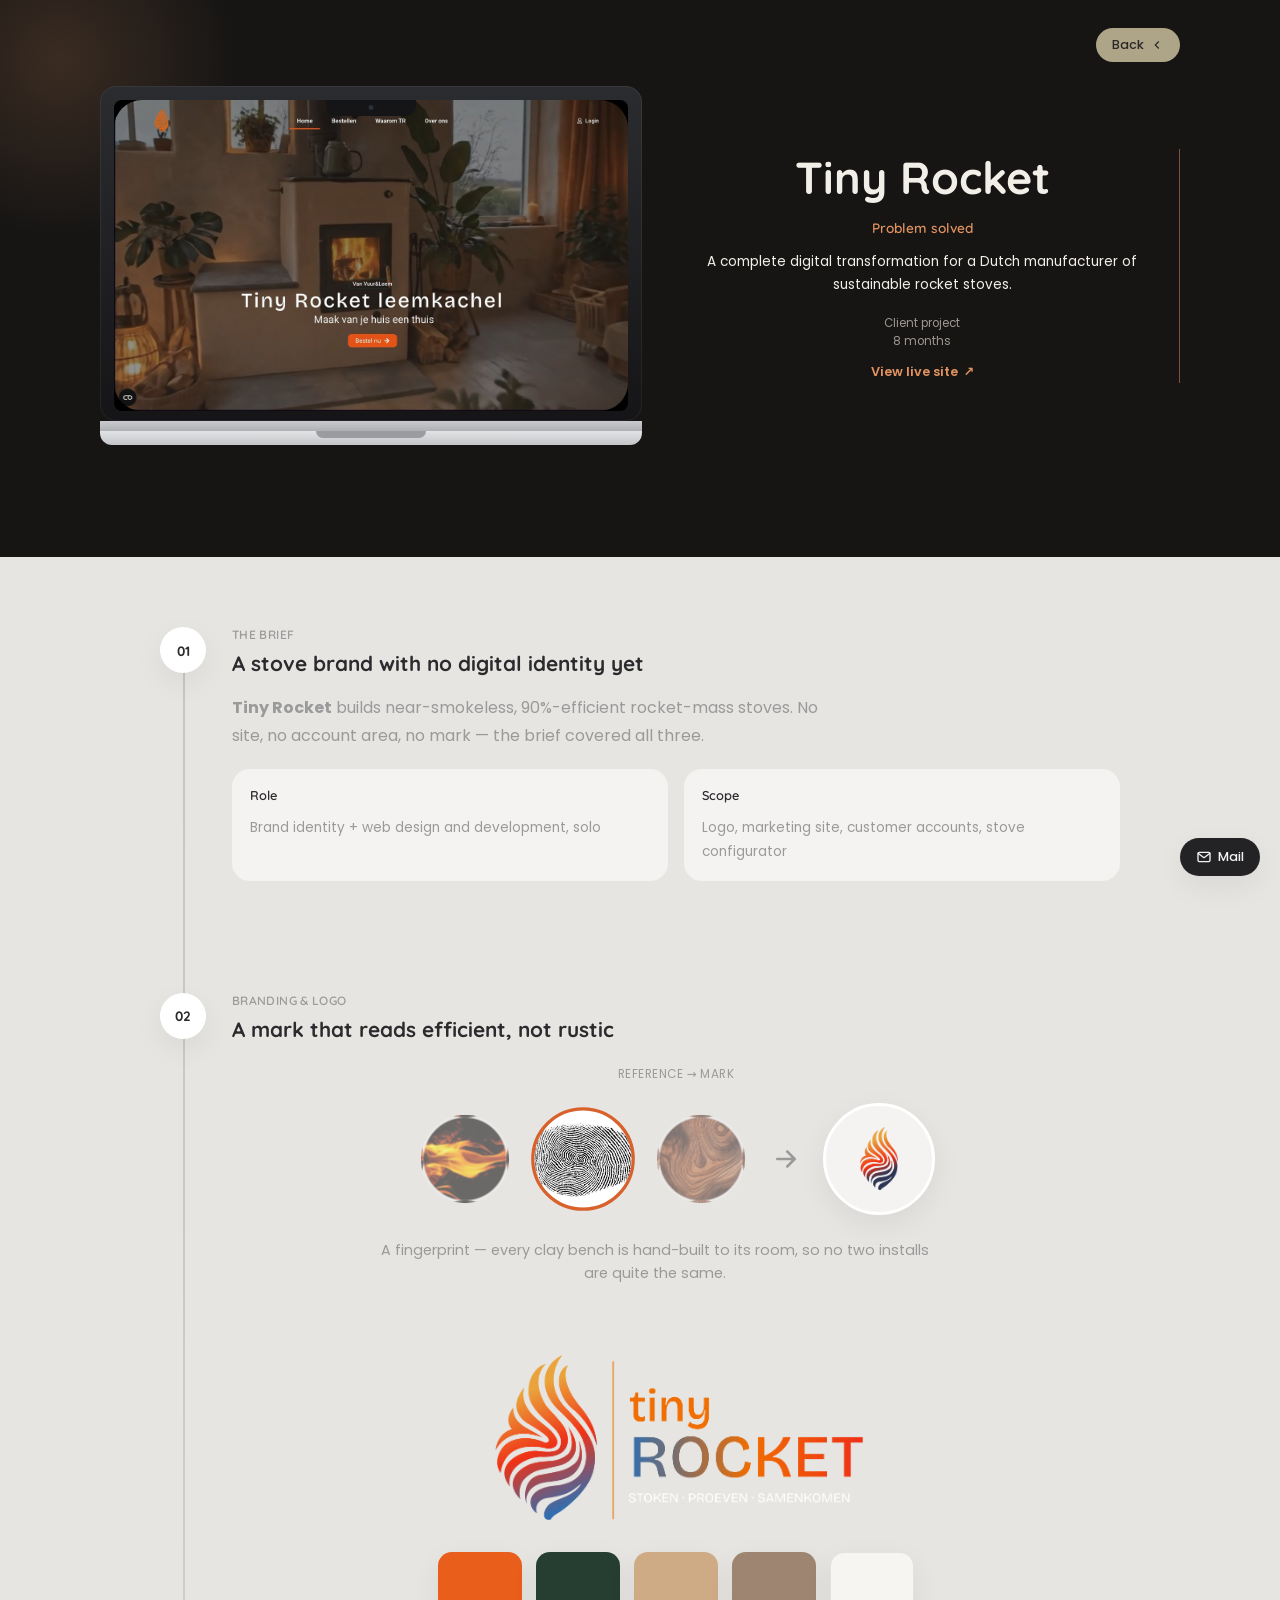
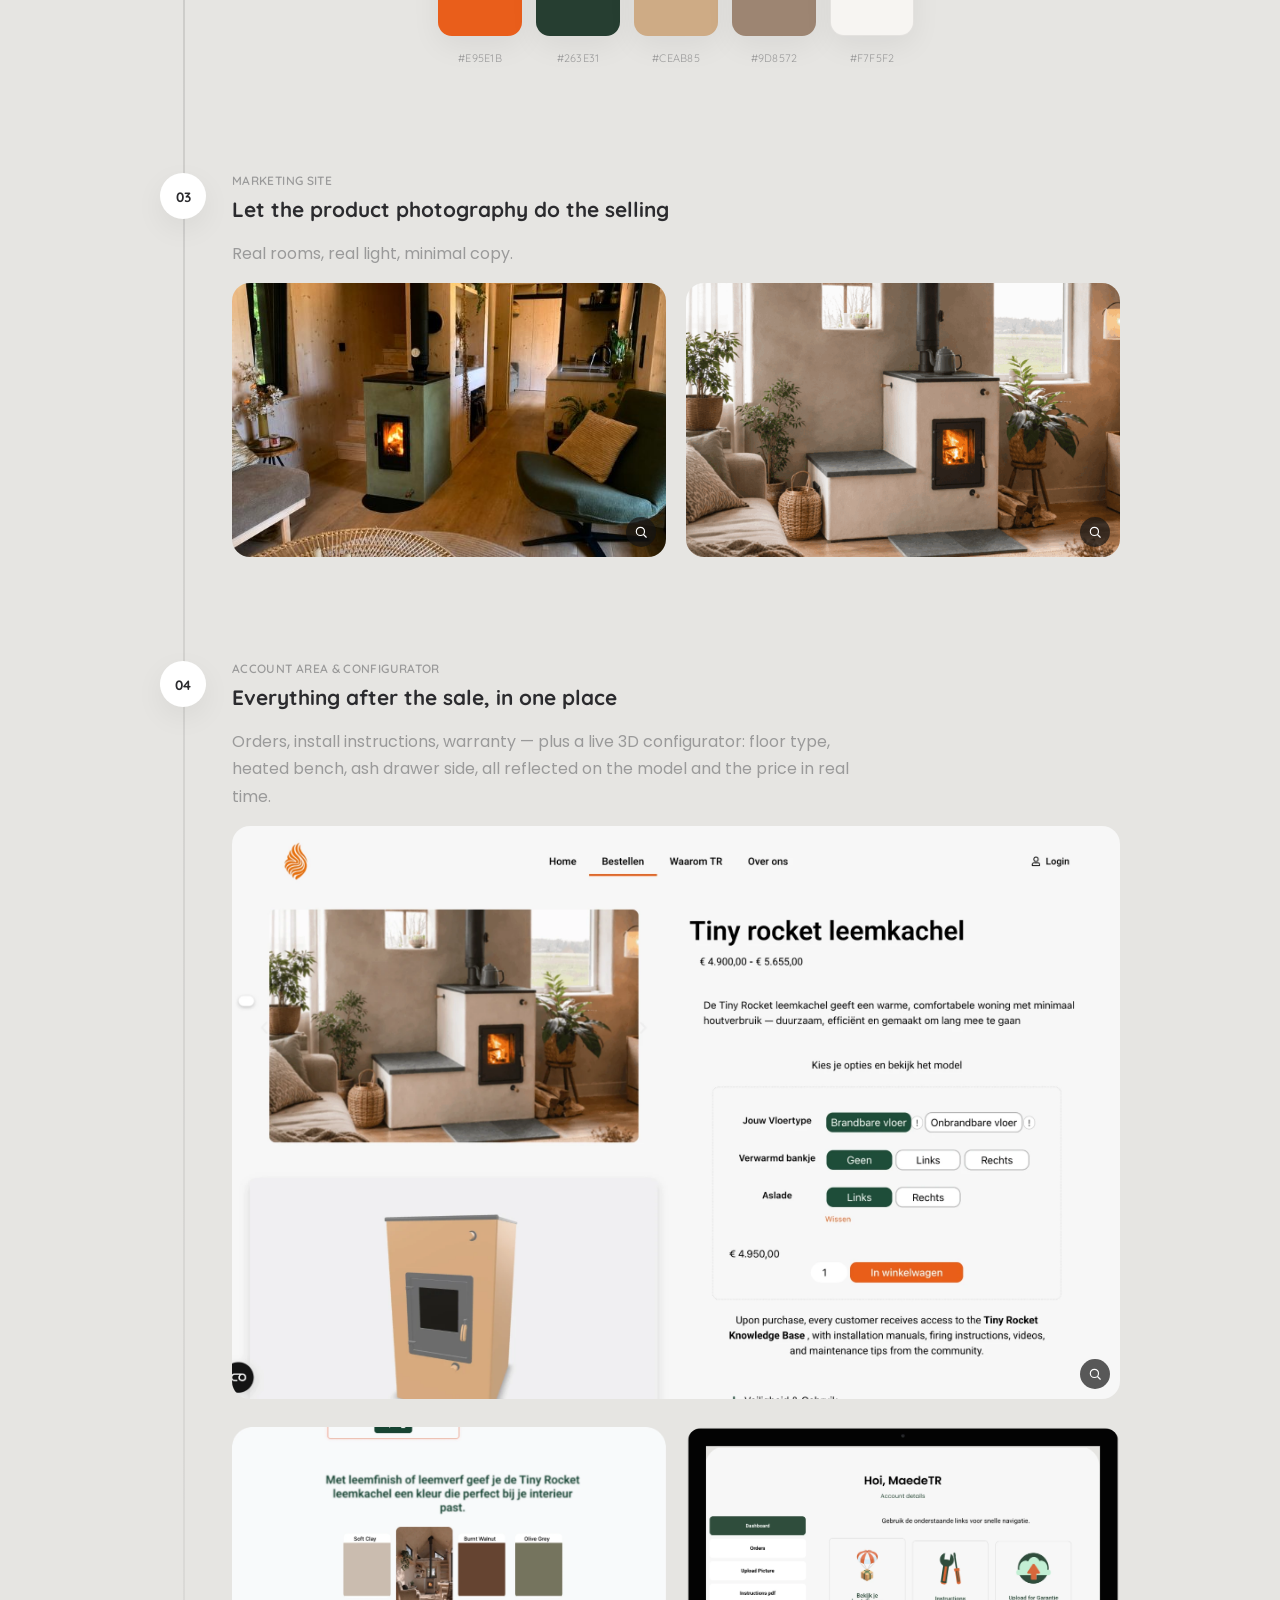
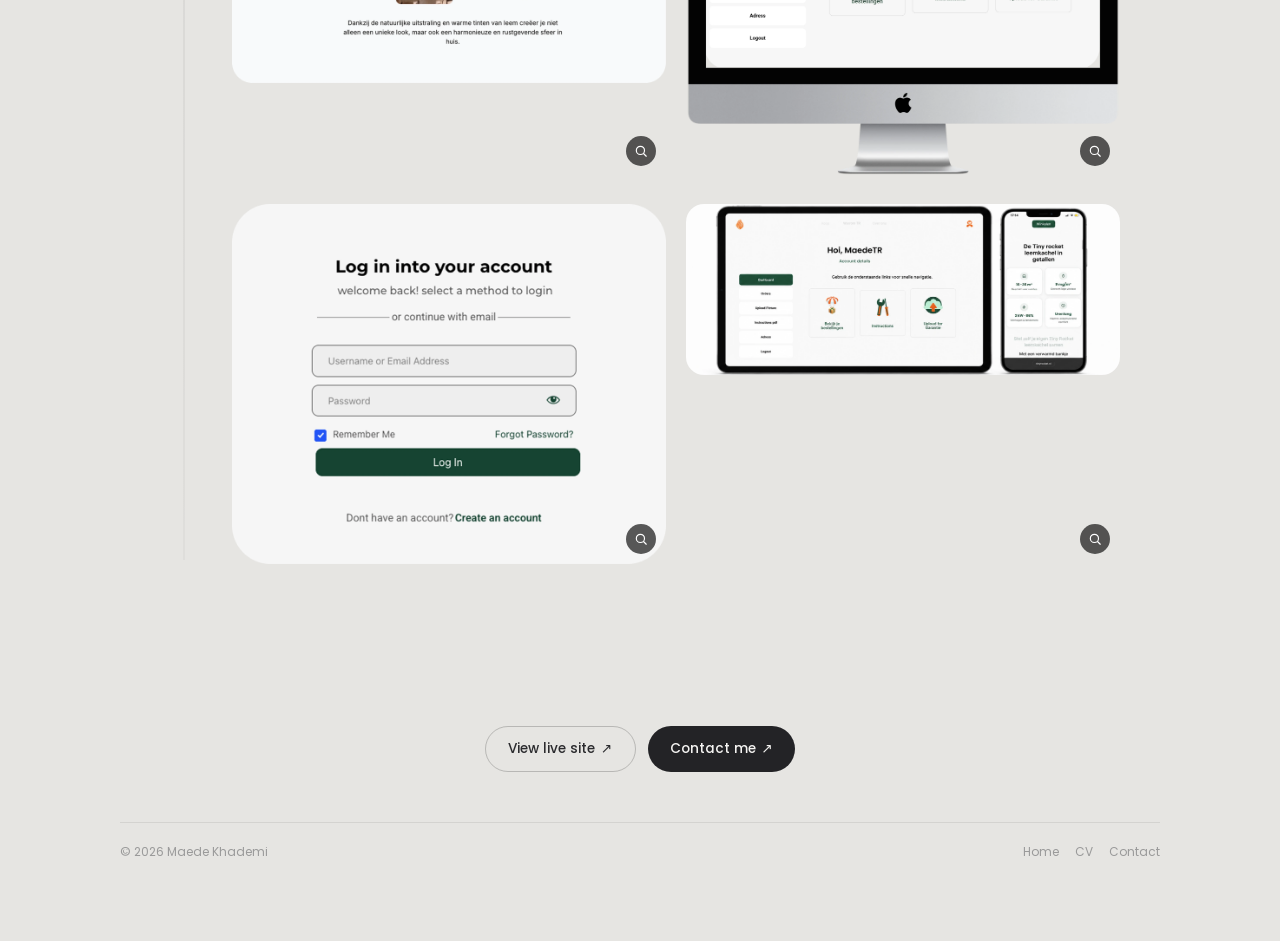
<file: projects/tiny-rocket/index.html>
<!DOCTYPE html>
<html lang="en">
<head>
<meta charset="UTF-8">
<meta name="viewport" content="width=device-width, initial-scale=1.0">
<title>Tiny Rocket — Case Study | Maede Khademi</title>
<meta name="description" content="Branding, marketing site and a live 3D stove configurator, designed and built for a Dutch sustainable-stove brand.">
<meta property="og:type" content="article">
<meta property="og:title" content="Tiny Rocket — Case Study | Maede Khademi">
<meta property="og:description" content="Branding, marketing site and a live 3D stove configurator, designed and built for a Dutch sustainable-stove brand.">
<meta property="og:image" content="https://maedesign.nl/images/tiny-rocket-poster.jpg">
<meta property="og:url" content="https://maedesign.nl/projects/tiny-rocket/">
<meta name="twitter:card" content="summary_large_image">
<meta name="twitter:title" content="Tiny Rocket — Case Study | Maede Khademi">
<meta name="twitter:description" content="Branding, marketing site and a live 3D stove configurator, designed and built for a Dutch sustainable-stove brand.">
<link rel="preconnect" href="https://fonts.googleapis.com">
<link rel="preconnect" href="https://fonts.gstatic.com" crossorigin>
<link href="https://fonts.googleapis.com/css2?family=Quicksand:wght@500;600;700&family=Poppins:wght@300;400;500;600&display=swap" rel="stylesheet">
<link rel="stylesheet" href="../../styles.css?v=1792503678_18361">
</head>
<body>

<a class="floating-mail" href="mailto:maedekhademi@outlook.com" aria-label="Email Maede">
  <svg viewBox="0 0 24 24" width="16" height="16" fill="none" stroke="currentColor" stroke-width="2" stroke-linecap="round" stroke-linejoin="round"><path d="M3 6.5 12 13l9-6.5"/><rect x="3" y="5" width="18" height="14" rx="2"/></svg>
  Mail
</a>

<main>
  <section class="case-study">
    <div class="case-study__glow"></div>
    <div class="case-study__topbar">
      <a class="case-study__back" href="../../#projects">
        Back
        <svg viewBox="0 0 24 24" width="14" height="14" fill="none" stroke="currentColor" stroke-width="2"><path d="M15 18l-6-6 6-6"/></svg>
      </a>
    </div>
    <div class="case-study__hero">
      <div class="case-study__media">
        <div class="mac-mockup">
          <div class="mac-mockup__lid">
            <div class="mac-mockup__notch"></div>
            <div class="mac-mockup__screen">
              <video src="../../videos/tiny-rocket-demo.mp4" poster="../../images/tiny-rocket-poster.jpg" autoplay muted loop playsinline></video>
            </div>
          </div>
          <div class="mac-mockup__hinge"></div>
          <div class="mac-mockup__base"></div>
        </div>
      </div>
      <div class="case-study__info">
        <h1>Tiny Rocket</h1>
        <span class="case-study__eyebrow">Problem solved</span>
        <p class="case-study__problem">A complete digital transformation for a Dutch manufacturer of sustainable rocket stoves.</p>
        <div class="case-study__meta">
          <span>Client project</span><br>
          <span>8 months</span>
        </div>
        <a href="https://tinyrocket.nl/" target="_blank" rel="noopener" class="case-study__cta">View live site <span class="arrow">↗</span></a>
      </div>
    </div>
  </section>

  <section class="section">
    <div class="flow">

      <div class="flow__step">
        <span class="flow__num">01</span>
        <span class="section-label">The brief</span>
        <h3 class="section-heading">A stove brand with no digital identity yet</h3>
        <p><strong>Tiny Rocket</strong> builds near-smokeless, 90%-efficient rocket-mass stoves. No site, no account area, no mark — the brief covered all three.</p>
        <div class="brief-grid">
          <div class="brief-card"><span class="brief-card__label">Role</span><p>Brand identity + web design and development, solo</p></div>
          <div class="brief-card"><span class="brief-card__label">Scope</span><p>Logo, marketing site, customer accounts, stove configurator</p></div>
        </div>
      </div>

      <div class="flow__step">
        <span class="flow__num">02</span>
        <span class="section-label">Branding &amp; logo</span>
        <h3 class="section-heading">A mark that reads efficient, not rustic</h3>
        <div class="logo-process">
          <span class="logo-process__label">Reference → mark</span>
          <div class="logo-process__circles">
            <button class="logo-process__circle is-active" style="background-image:url(../../images/tr-circle-flame.png)" data-caption="Real flame — the combustion the stove is built around, and the reason the icon had to glow, not sit flat." aria-label="Flame reference"></button>
            <button class="logo-process__circle" style="background-image:url(../../images/tr-circle-fingerprint.png)" data-caption="A fingerprint — every clay bench is hand-built to its room, so no two installs are quite the same." aria-label="Fingerprint reference"></button>
            <button class="logo-process__circle" style="background-image:url(../../images/tr-circle-wood.webp)" data-caption="Timber grain — the material the stoves actually sit in, and where the mark's warm palette comes from." aria-label="Wood grain reference"></button>
            <svg class="logo-process__arrow" viewBox="0 0 24 24" width="22" height="22" fill="none" stroke="currentColor" stroke-width="2" stroke-linecap="round"><path d="M5 12h14M13 6l6 6-6 6"/></svg>
            <div class="logo-process__result"><img src="../../images/tr-logo-icon.png" alt="Tiny Rocket icon, distilled from flame, fingerprint and timber references"></div>
          </div>
          <p class="logo-process__caption">Real flame — the combustion the stove is built around, and the reason the icon had to glow, not sit flat.</p>
          <img class="logo-process__full" src="../../images/tr-logo-full.png" alt="Tiny Rocket full logo lockup: flame icon beside the tiny ROCKET wordmark">
        </div>
        <div class="color-palette">
          <div class="color-swatch"><div class="color-swatch__chip" style="background:#e95e1b"></div><span class="color-swatch__hex">#E95E1B</span></div>
          <div class="color-swatch"><div class="color-swatch__chip" style="background:#263e31"></div><span class="color-swatch__hex">#263E31</span></div>
          <div class="color-swatch"><div class="color-swatch__chip" style="background:#ceab85"></div><span class="color-swatch__hex">#CEAB85</span></div>
          <div class="color-swatch"><div class="color-swatch__chip" style="background:#9d8572"></div><span class="color-swatch__hex">#9D8572</span></div>
          <div class="color-swatch"><div class="color-swatch__chip" style="background:#f7f5f2;border:1px solid rgba(0,0,0,.08)"></div><span class="color-swatch__hex">#F7F5F2</span></div>
        </div>
      </div>

      <div class="flow__step">
        <span class="flow__num">03</span>
        <span class="section-label">Marketing site</span>
        <h3 class="section-heading">Let the product photography do the selling</h3>
        <p>Real rooms, real light, minimal copy.</p>
        <div class="two-photo">
          <img class="full-image full-image--flat" src="../../images/tr-live-kitchen.jpeg" alt="Tiny Rocket stove installed in a tiny house kitchen, beside a staircase to the loft">
          <img class="full-image full-image--flat" src="../../images/tr-live-creme.png" alt="Cream-coloured Tiny Rocket stove with a heated bench, countryside view through the window">
        </div>
      </div>

      <div class="flow__step">
        <span class="flow__num">04</span>
        <span class="section-label">Account area &amp; configurator</span>
        <h3 class="section-heading">Everything after the sale, in one place</h3>
        <p>Orders, install instructions, warranty — plus a live 3D configurator: floor type, heated bench, ash drawer side, all reflected on the model and the price in real time.</p>
        <img class="full-image full-image--flat" src="../../images/tr-live-configurator-desktop.webp" alt="Tiny Rocket product page with live 3D stove configurator: floor type, heated bench and ash drawer options updating the model and price">
        <div class="two-photo" style="margin-top:28px;">
          <img class="full-image full-image--flat" src="../../images/tr-web-leemfinish.webp" alt="Leemfinish and leemverf finish picker section with colour swatches">
          <img class="full-image full-image--flat" src="../../images/tr-web-dashboard-real.webp" alt="Full account dashboard: Hoi, MaedeTR, with orders, instructions and warranty-upload shortcuts">
        </div>
        <div class="two-photo" style="margin-top:28px;">
          <img class="full-image full-image--flat" src="../../images/tr-web-login.webp" alt="Log in into your account screen">
          <img class="full-image full-image--flat" src="../../images/tr-web-responsive.webp" alt="Tiny Rocket site shown responsively on tablet and phone mockups">
        </div>
      </div>

    </div>
  </section>

  <section class="section footer-section">
    <div class="center">
      <div class="center__actions">
        <a href="https://tinyrocket.nl/" target="_blank" rel="noopener" class="btn btn--outline">View live site <span class="arrow">↗</span></a>
        <a href="mailto:maedekhademi@outlook.com" class="btn btn--dark">Contact me <span class="arrow">↗</span></a>
      </div>
    </div>
    <footer class="footer">
      <span>© <span id="year"></span> Maede Khademi</span>
      <div class="footer__links">
        <a href="../../#home">Home</a>
        <a href="../../files/MKH-CV.pdf" target="_blank" rel="noopener">CV</a>
        <a href="../../#contact">Contact</a>
      </div>
    </footer>
  </section>
</main>

<script src="../../script.js?v=1792503678_18361"></script>
<script>document.getElementById('year').textContent = new Date().getFullYear();</script>
</body>
</html>
</file>
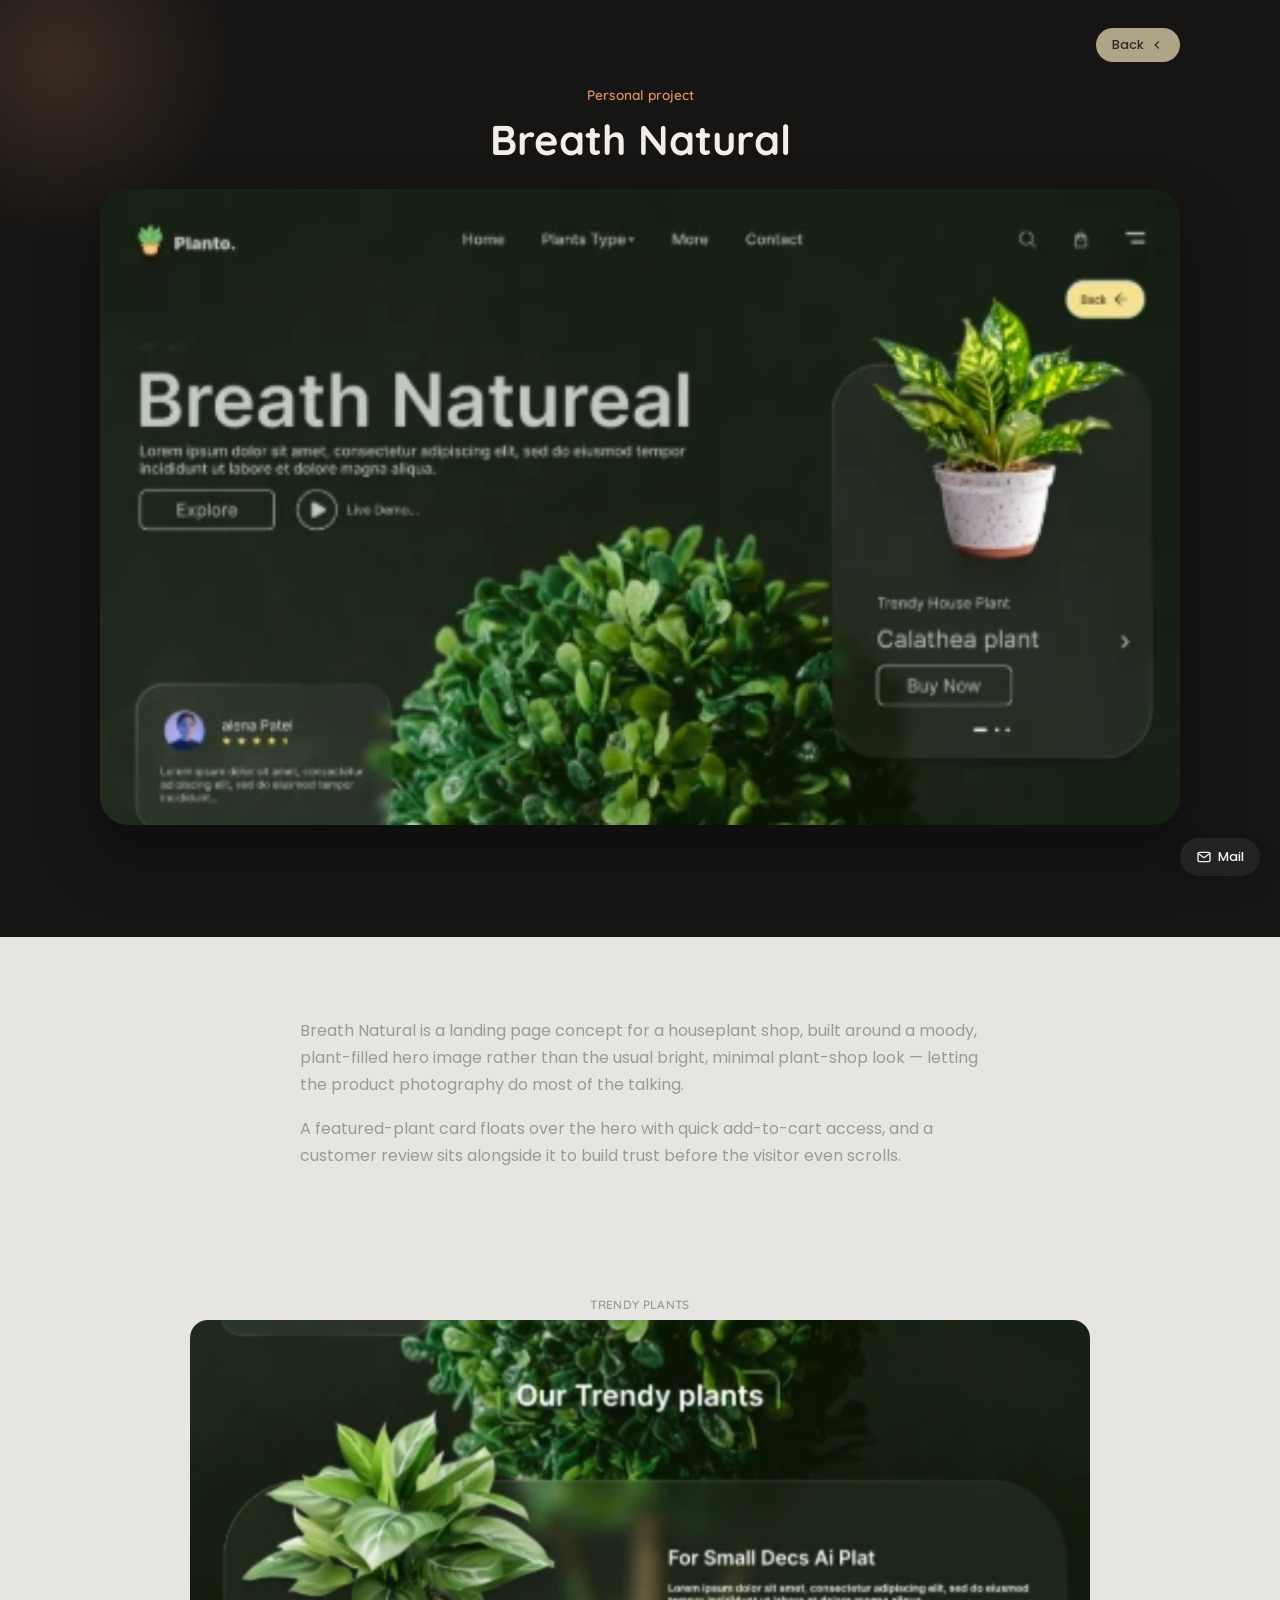
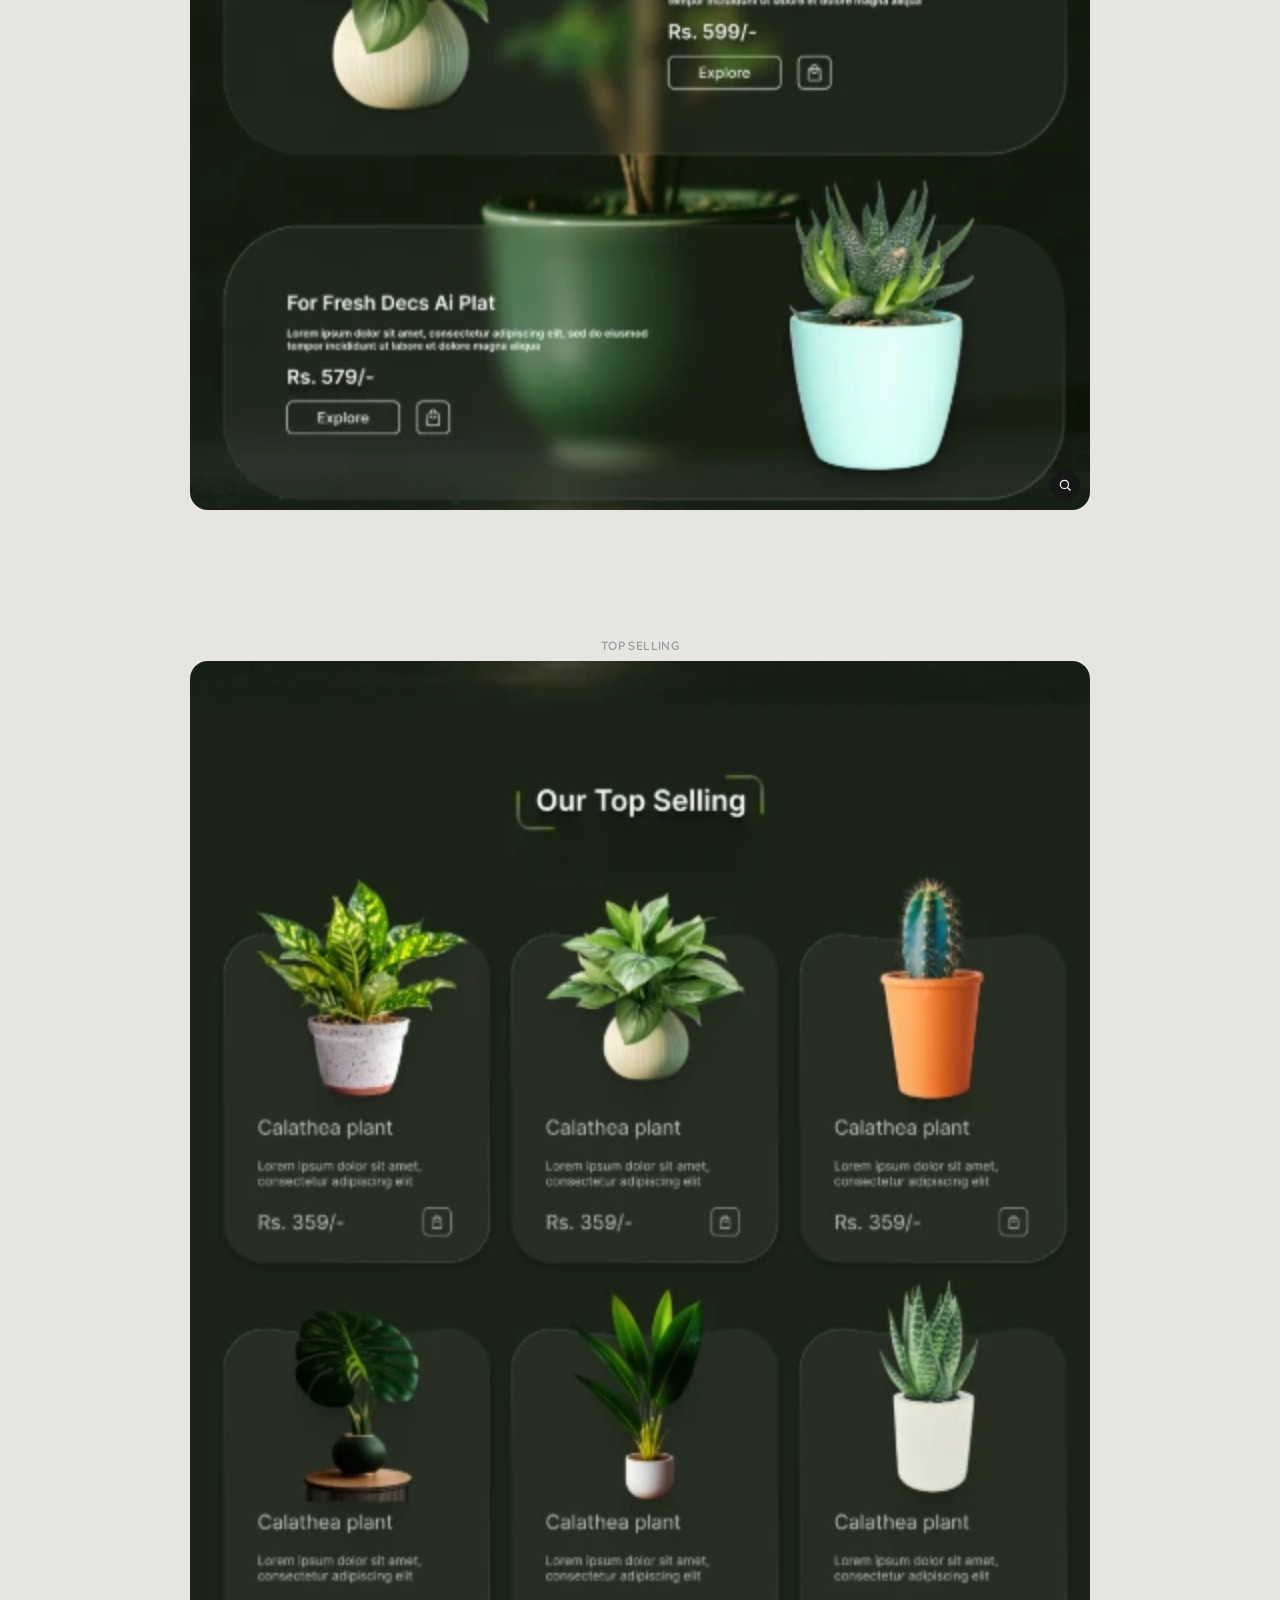
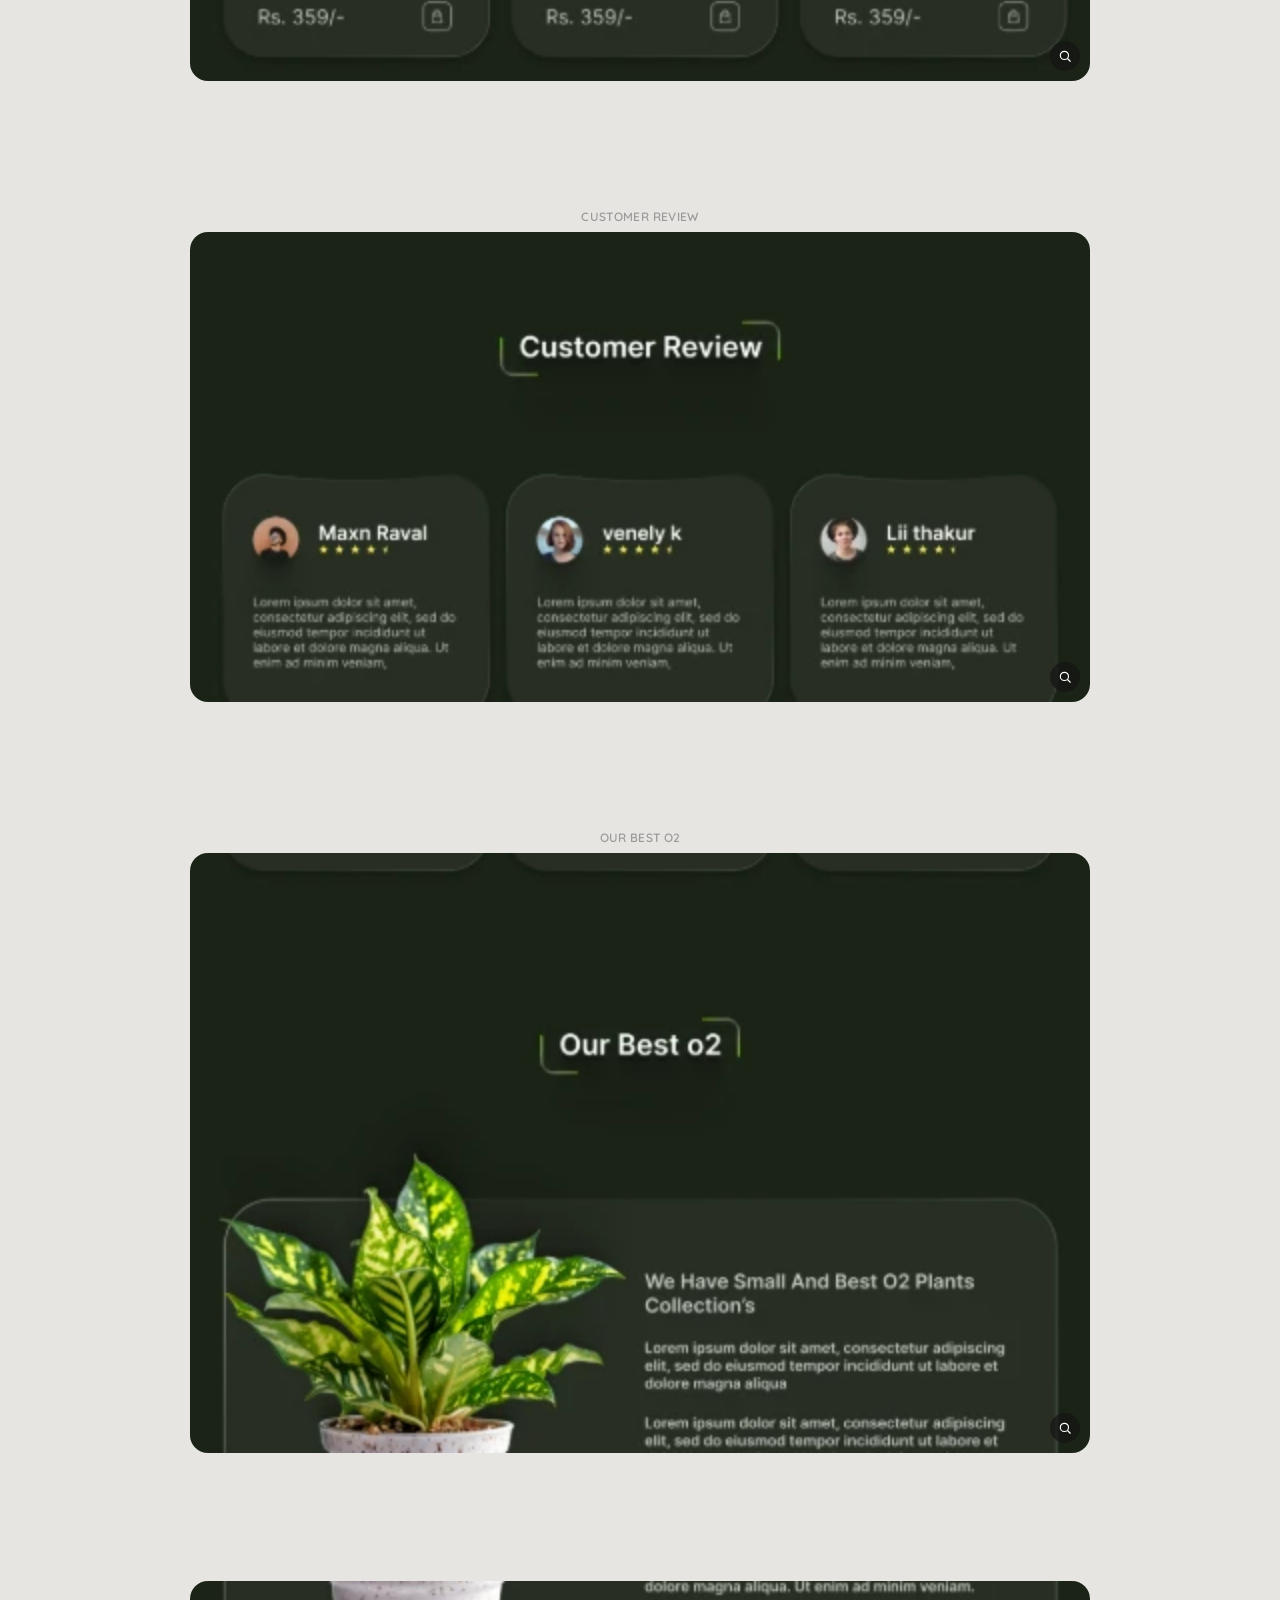
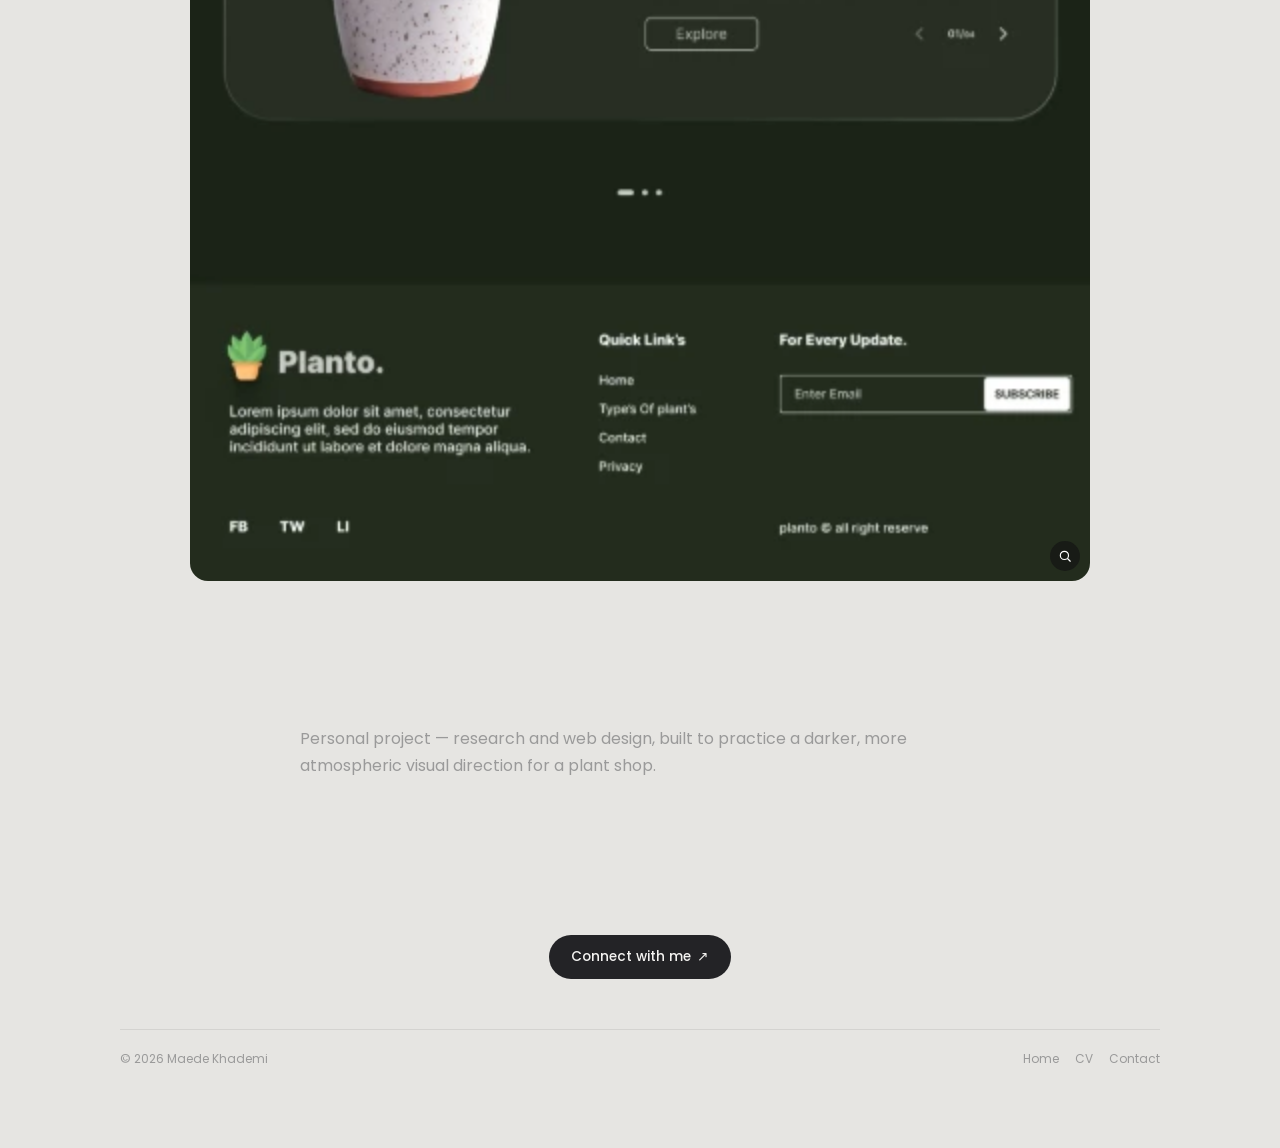
<file: projects/breath-natural.html>
<!DOCTYPE html>
<html lang="en">
<head>
<meta charset="UTF-8">
<meta name="viewport" content="width=device-width, initial-scale=1.0">
<title>Breath Natural — Maede Khademi</title>
<meta name="description" content="Personal project: Breath Natural, a plant shop landing page.">
<link rel="preconnect" href="https://fonts.googleapis.com">
<link rel="preconnect" href="https://fonts.gstatic.com" crossorigin>
<link href="https://fonts.googleapis.com/css2?family=Quicksand:wght@500;600;700&family=Poppins:wght@300;400;500;600&display=swap" rel="stylesheet">
<link rel="stylesheet" href="../styles.css?v=1790759449_38296">
</head>
<body>

<a class="floating-mail" href="mailto:maedekhademi@outlook.com" aria-label="Email Maede">
  <svg viewBox="0 0 24 24" width="16" height="16" fill="none" stroke="currentColor" stroke-width="2" stroke-linecap="round" stroke-linejoin="round"><path d="M3 6.5 12 13l9-6.5"/><rect x="3" y="5" width="18" height="14" rx="2"/></svg>
  Mail
</a>

<main>
  <section class="case-study">
    <div class="case-study__glow"></div>
    <div class="case-study__topbar">
      <a class="case-study__back" href="../index.html#projects">
        Back
        <svg viewBox="0 0 24 24" width="14" height="14" fill="none" stroke="currentColor" stroke-width="2"><path d="M15 18l-6-6 6-6"/></svg>
      </a>
    </div>
    <div class="case-study__solo">
      <span class="case-study__eyebrow">Personal project</span>
      <h1>Breath Natural</h1>
    </div>
    <div class="case-study__media case-study__media--full">
      <img src="../images/breathe-hero.png" alt="Breath Natural plant shop hero, dark green theme, with featured Calathea plant card and customer review">
    </div>
  </section>

  <section class="section project-body">
    <p>Breath Natural is a landing page concept for a houseplant shop, built around a moody, plant-filled hero image rather than the usual bright, minimal plant-shop look — letting the product photography do most of the talking.</p>
    <p>A featured-plant card floats over the hero with quick add-to-cart access, and a customer review sits alongside it to build trust before the visitor even scrolls.</p>
  </section>

  <section class="section project-wide">
    <span class="section-label">Trendy plants</span>
    <img class="full-image full-image--flat" src="../images/breathe-trendy.png" alt="Small Decs Ai Plat and Fresh Decs Ai Plat plant cards, Rs. 599 and Rs. 579">
  </section>

  <section class="section project-wide">
    <span class="section-label">Top selling</span>
    <img class="full-image full-image--flat" src="../images/breathe-topselling.png" alt="Six-item Calathea plant product grid, Rs. 359 each">
  </section>

  <section class="section project-wide">
    <span class="section-label">Customer review</span>
    <img class="full-image full-image--flat" src="../images/breathe-reviews.png" alt="Three customer reviews: Maxn Raval, venely k, Lii thakur">
  </section>

  <section class="section project-wide">
    <span class="section-label">Our best O2</span>
    <img class="full-image full-image--flat" src="../images/breathe-o2.png" alt="We have small and best O2 plants collection feature section">
  </section>

  <section class="section project-wide">
    <img class="full-image full-image--flat" src="../images/breathe-footer.png" alt="Planto footer with quick links and email newsletter signup">
  </section>

  <section class="section project-body">
    <p>Personal project — research and web design, built to practice a darker, more atmospheric visual direction for a plant shop.</p>
  </section>

  <section class="section footer-section">
    <div class="center">
      <a href="mailto:maedekhademi@outlook.com" class="btn btn--dark">Connect with me <span class="arrow">↗</span></a>
    </div>
    <footer class="footer">
      <span>© <span id="year"></span> Maede Khademi</span>
      <div class="footer__links">
        <a href="../index.html#home">Home</a>
        <a href="../files/MKH-CV.pdf" target="_blank" rel="noopener">CV</a>
        <a href="../index.html#contact">Contact</a>
      </div>
    </footer>
  </section>
</main>

<script src="../script.js?v=1790759449_38296"></script>
<script>document.getElementById('year').textContent = new Date().getFullYear();</script>
</body>
</html>
</file>
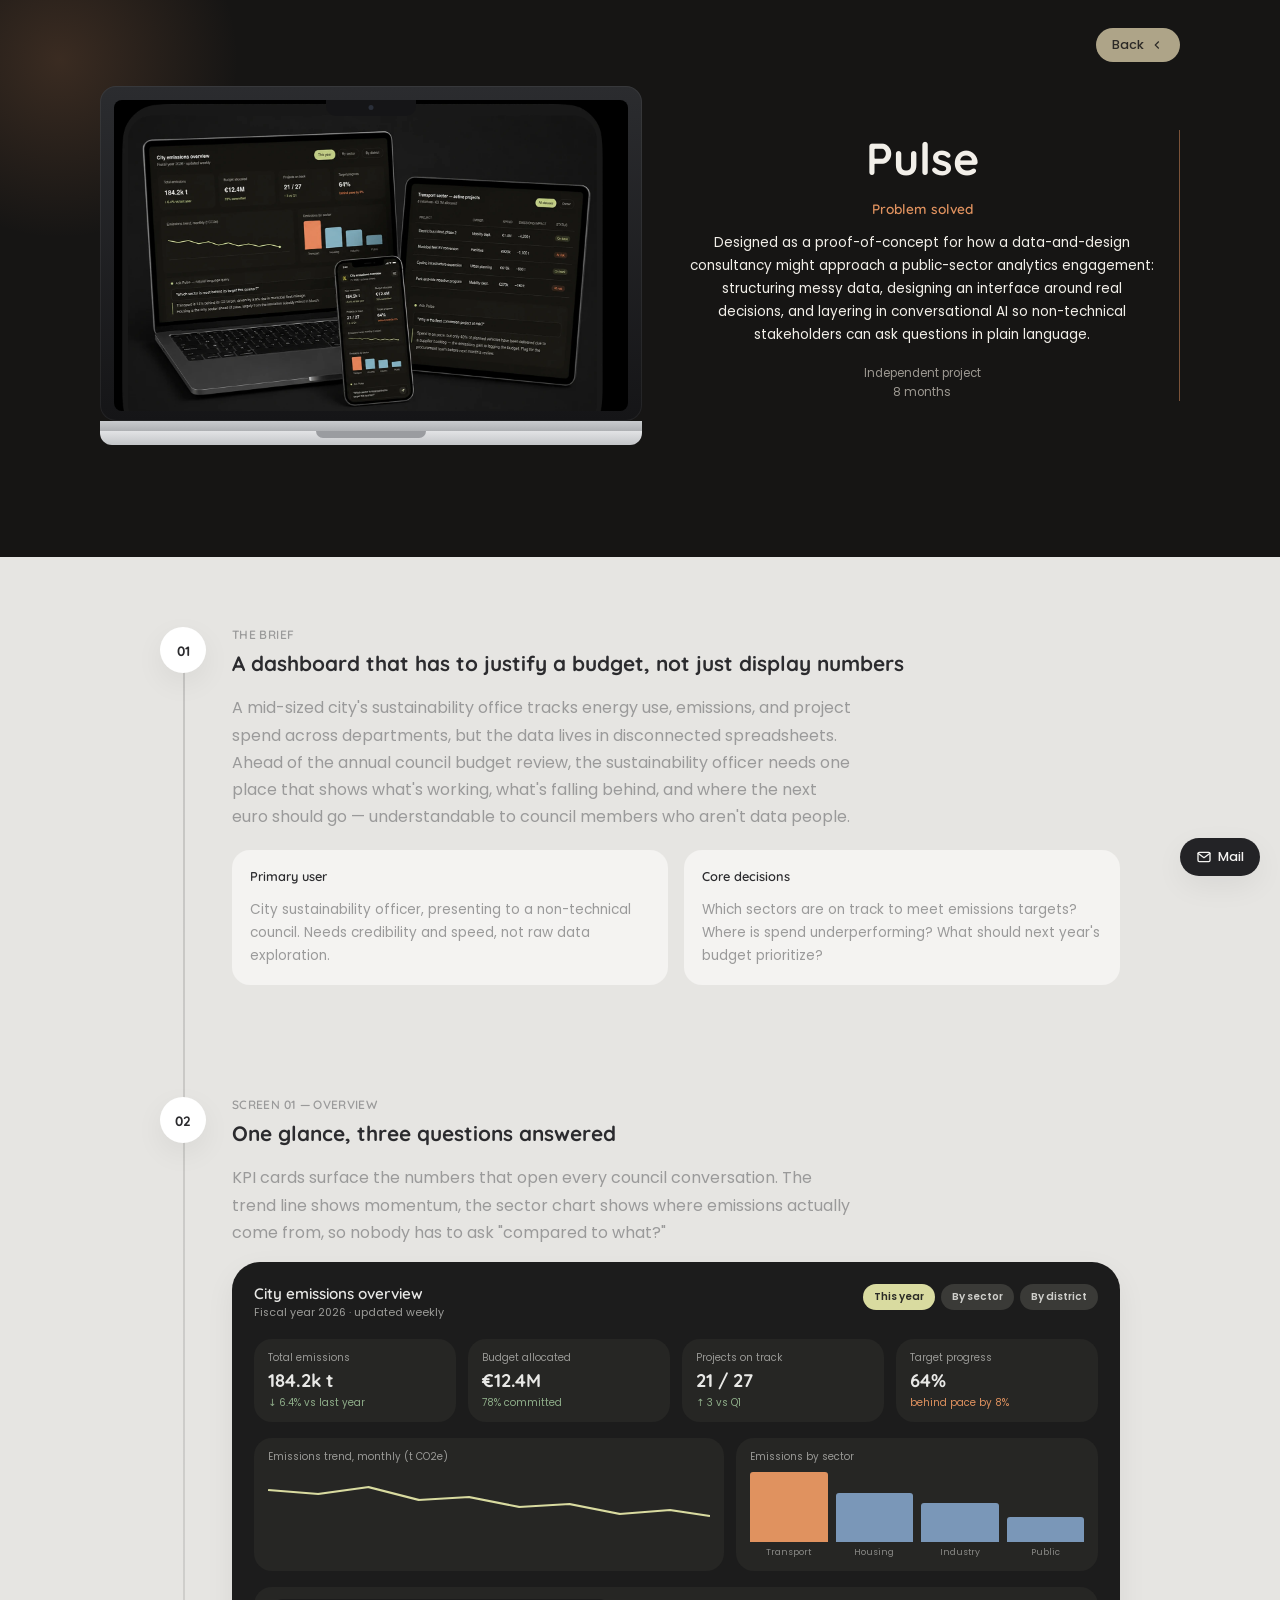
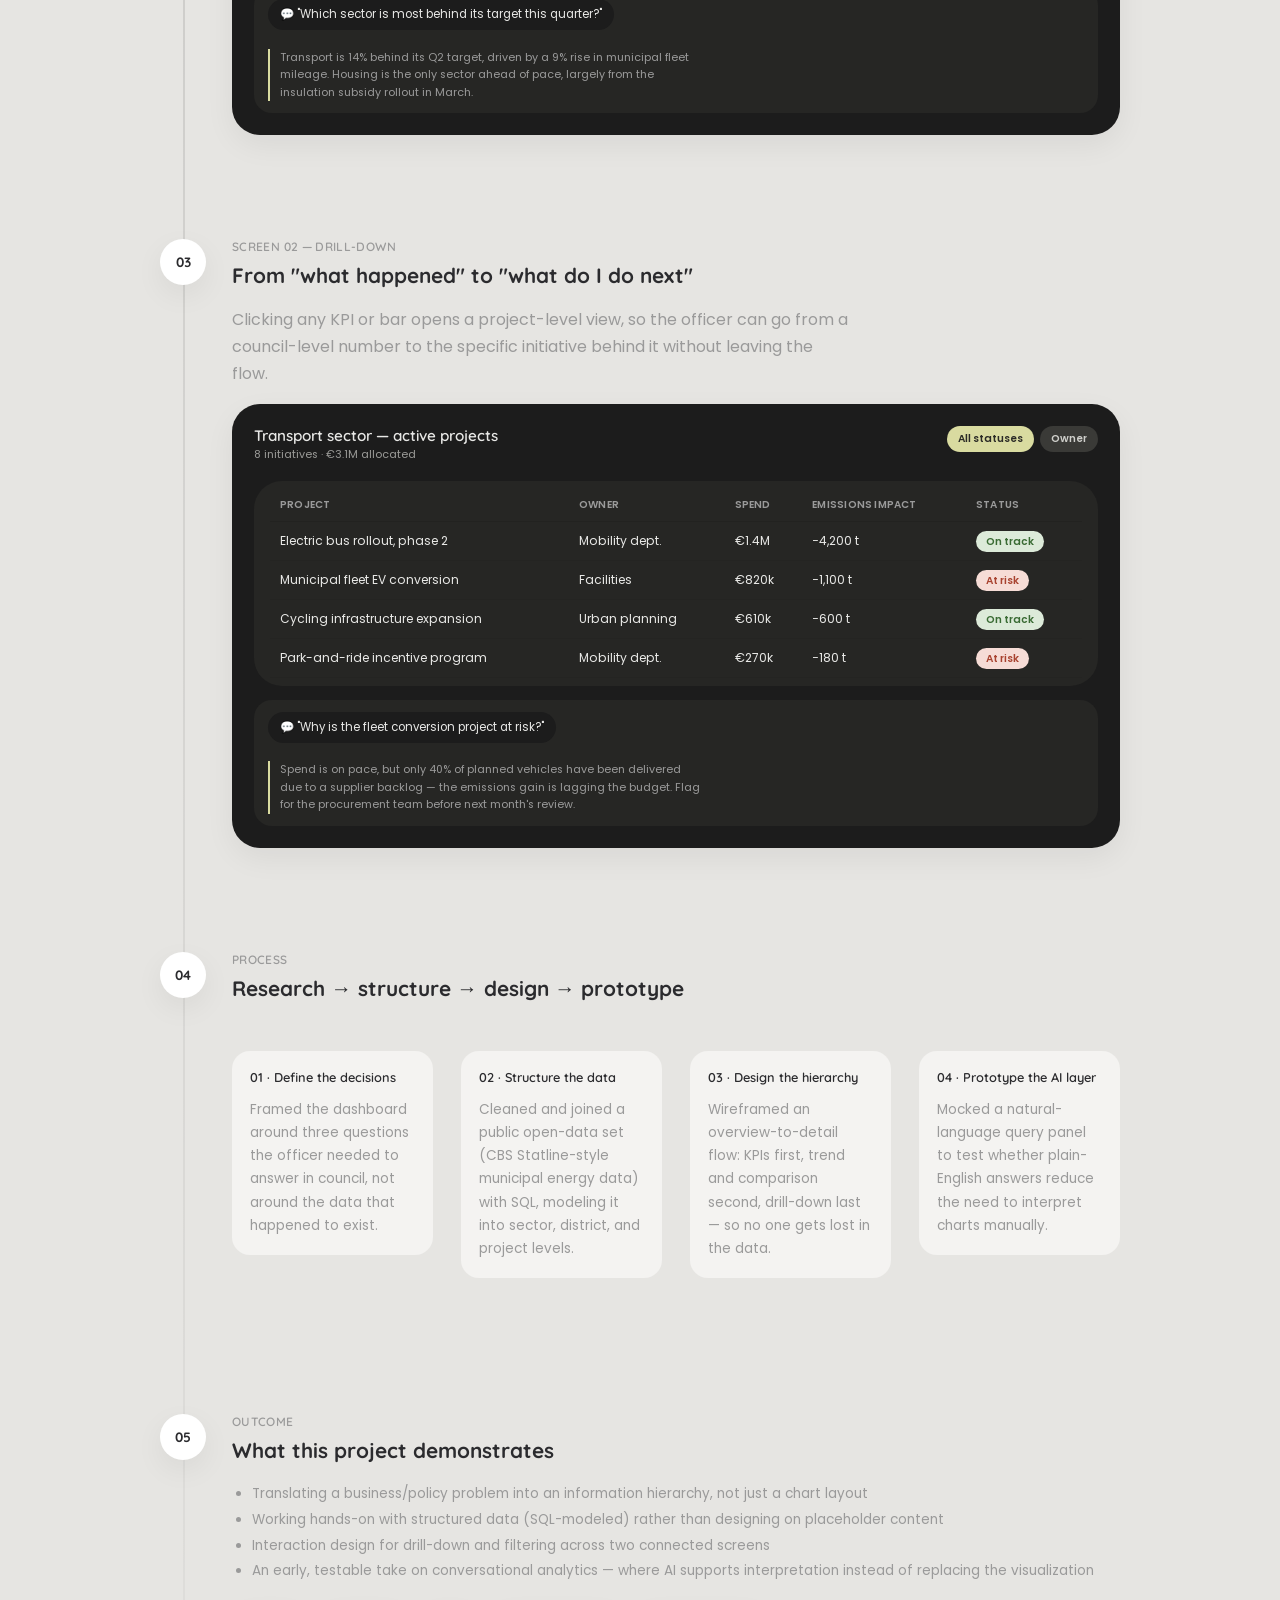
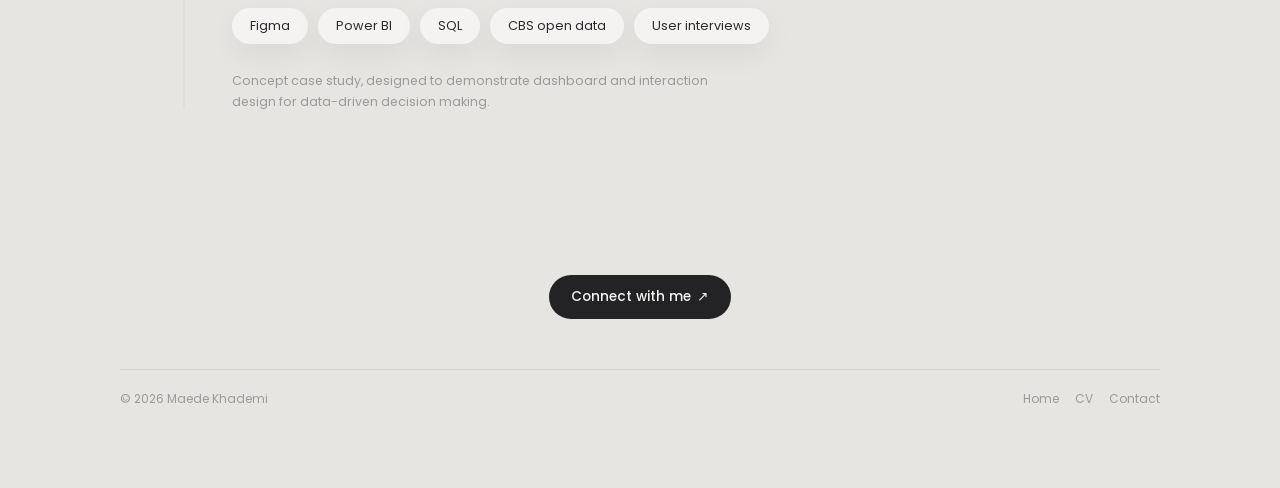
<file: projects/dashboard.html>
<!DOCTYPE html>
<html lang="en">
<head>
<meta charset="UTF-8">
<meta name="viewport" content="width=device-width, initial-scale=1.0">
<title>Pulse — Maede Khademi</title>
<meta name="description" content="Pulse: an independent data visualization project, a city emissions dashboard for tracking climate targets.">
<link rel="preconnect" href="https://fonts.googleapis.com">
<link rel="preconnect" href="https://fonts.gstatic.com" crossorigin>
<link href="https://fonts.googleapis.com/css2?family=Quicksand:wght@500;600;700&family=Poppins:wght@300;400;500;600&display=swap" rel="stylesheet">
<link rel="stylesheet" href="../styles.css?v=1790759449_38296">
</head>
<body>

<a class="floating-mail" href="mailto:maedekhademi@outlook.com" aria-label="Email Maede">
  <svg viewBox="0 0 24 24" width="16" height="16" fill="none" stroke="currentColor" stroke-width="2" stroke-linecap="round" stroke-linejoin="round"><path d="M3 6.5 12 13l9-6.5"/><rect x="3" y="5" width="18" height="14" rx="2"/></svg>
  Mail
</a>

<main>
  <section class="case-study">
    <div class="case-study__glow"></div>
    <div class="case-study__topbar">
      <a class="case-study__back" href="../index.html#projects">
        Back
        <svg viewBox="0 0 24 24" width="14" height="14" fill="none" stroke="currentColor" stroke-width="2"><path d="M15 18l-6-6 6-6"/></svg>
      </a>
    </div>
    <div class="case-study__hero">
      <div class="case-study__media">
        <div class="mac-mockup">
          <div class="mac-mockup__lid">
            <div class="mac-mockup__notch"></div>
            <div class="mac-mockup__screen">
              <img src="../images/proj-dashboard.webp" alt="City emissions overview dashboard">
            </div>
          </div>
          <div class="mac-mockup__hinge"></div>
          <div class="mac-mockup__base"></div>
        </div>
      </div>
      <div class="case-study__info">
        <h1>Pulse</h1>
        <span class="case-study__eyebrow">Problem solved</span>
        <p class="case-study__problem">Designed as a proof-of-concept for how a data-and-design consultancy might approach a public-sector analytics engagement: structuring messy data, designing an interface around real decisions, and layering in conversational AI so non-technical stakeholders can ask questions in plain language.</p>
        <div class="case-study__meta">
          <span>Independent project</span><br>
          <span>8 months</span>
        </div>
      </div>
    </div>
  </section>

  <section class="section">
    <div class="flow">

      <div class="flow__step">
        <span class="flow__num">01</span>
        <span class="section-label">The brief</span>
        <h3 class="section-heading">A dashboard that has to justify a budget, not just display numbers</h3>
        <p>A mid-sized city's sustainability office tracks energy use, emissions, and project spend across departments, but the data lives in disconnected spreadsheets. Ahead of the annual council budget review, the sustainability officer needs one place that shows what's working, what's falling behind, and where the next euro should go — understandable to council members who aren't data people.</p>
        <div class="brief-grid">
          <div class="brief-card">
            <span class="brief-card__label">Primary user</span>
            <p>City sustainability officer, presenting to a non-technical council. Needs credibility and speed, not raw data exploration.</p>
          </div>
          <div class="brief-card">
            <span class="brief-card__label">Core decisions</span>
            <p>Which sectors are on track to meet emissions targets? Where is spend underperforming? What should next year's budget prioritize?</p>
          </div>
        </div>
      </div>

      <div class="flow__step">
        <span class="flow__num">02</span>
        <span class="section-label">Screen 01 — Overview</span>
        <h3 class="section-heading">One glance, three questions answered</h3>
        <p>KPI cards surface the numbers that open every council conversation. The trend line shows momentum, the sector chart shows where emissions actually come from, so nobody has to ask "compared to what?"</p>

        <div class="dash-card">
          <div class="dash-card__top">
            <div>
              <div class="dash-card__title">City emissions overview</div>
              <div class="dash-card__sub">Fiscal year 2026 · updated weekly</div>
            </div>
            <div class="dash-pill-row">
              <span class="dash-pill dash-pill--active">This year</span>
              <span class="dash-pill">By sector</span>
              <span class="dash-pill">By district</span>
            </div>
          </div>
          <div class="dash-kpis">
            <div class="dash-kpi">
              <div class="dash-kpi__label">Total emissions</div>
              <div class="dash-kpi__value">184.2k t</div>
              <div class="dash-kpi__delta">↓ 6.4% vs last year</div>
            </div>
            <div class="dash-kpi">
              <div class="dash-kpi__label">Budget allocated</div>
              <div class="dash-kpi__value">€12.4M</div>
              <div class="dash-kpi__delta">78% committed</div>
            </div>
            <div class="dash-kpi">
              <div class="dash-kpi__label">Projects on track</div>
              <div class="dash-kpi__value">21 / 27</div>
              <div class="dash-kpi__delta">↑ 3 vs Q1</div>
            </div>
            <div class="dash-kpi">
              <div class="dash-kpi__label">Target progress</div>
              <div class="dash-kpi__value">64%</div>
              <div class="dash-kpi__delta dash-kpi__delta--warn">behind pace by 8%</div>
            </div>
          </div>
          <div class="dash-charts">
            <div class="dash-chart-box">
              <div class="dash-chart-box__label">Emissions trend, monthly (t CO2e)</div>
              <svg viewBox="0 0 220 60" width="100%" height="60" preserveAspectRatio="none">
                <polyline points="0,18 25,22 50,15 75,28 100,25 125,35 150,32 175,42 200,38 220,44" fill="none" stroke="#d9dba0" stroke-width="2"/>
              </svg>
            </div>
            <div class="dash-chart-box">
              <div class="dash-chart-box__label">Emissions by sector</div>
              <div class="dash-bars">
                <span style="height:100%;"></span>
                <span style="height:70%;"></span>
                <span style="height:55%;"></span>
                <span style="height:35%;"></span>
              </div>
              <div class="dash-bars--labeled">
                <span>Transport</span><span>Housing</span><span>Industry</span><span>Public</span>
              </div>
            </div>
          </div>
          <div class="ask-pulse">
            <span class="ask-pulse__q">💬 "Which sector is most behind its target this quarter?"</span>
            <p class="ask-pulse__a">Transport is 14% behind its Q2 target, driven by a 9% rise in municipal fleet mileage. Housing is the only sector ahead of pace, largely from the insulation subsidy rollout in March.</p>
          </div>
        </div>
      </div>

      <div class="flow__step">
        <span class="flow__num">03</span>
        <span class="section-label">Screen 02 — Drill-down</span>
        <h3 class="section-heading">From "what happened" to "what do I do next"</h3>
        <p>Clicking any KPI or bar opens a project-level view, so the officer can go from a council-level number to the specific initiative behind it without leaving the flow.</p>

        <div class="dash-card">
          <div class="dash-card__top">
            <div>
              <div class="dash-card__title">Transport sector — active projects</div>
              <div class="dash-card__sub">8 initiatives · €3.1M allocated</div>
            </div>
            <div class="dash-pill-row">
              <span class="dash-pill dash-pill--active">All statuses</span>
              <span class="dash-pill">Owner</span>
            </div>
          </div>
          <div class="data-table-wrap" style="background:#262624;">
            <table class="data-table" style="color:#e8e8e6;">
              <thead>
                <tr><th>Project</th><th>Owner</th><th>Spend</th><th>Emissions impact</th><th>Status</th></tr>
              </thead>
              <tbody>
                <tr><td>Electric bus rollout, phase 2</td><td>Mobility dept.</td><td>€1.4M</td><td>−4,200 t</td><td><span class="status-pill status-pill--ok">On track</span></td></tr>
                <tr><td>Municipal fleet EV conversion</td><td>Facilities</td><td>€820k</td><td>−1,100 t</td><td><span class="status-pill status-pill--risk">At risk</span></td></tr>
                <tr><td>Cycling infrastructure expansion</td><td>Urban planning</td><td>€610k</td><td>−600 t</td><td><span class="status-pill status-pill--ok">On track</span></td></tr>
                <tr><td>Park-and-ride incentive program</td><td>Mobility dept.</td><td>€270k</td><td>−180 t</td><td><span class="status-pill status-pill--risk">At risk</span></td></tr>
              </tbody>
            </table>
          </div>
          <div class="ask-pulse" style="margin-top:14px;">
            <span class="ask-pulse__q">💬 "Why is the fleet conversion project at risk?"</span>
            <p class="ask-pulse__a">Spend is on pace, but only 40% of planned vehicles have been delivered due to a supplier backlog — the emissions gain is lagging the budget. Flag for the procurement team before next month's review.</p>
          </div>
        </div>
      </div>

      <div class="flow__step">
        <span class="flow__num">04</span>
        <span class="section-label">Process</span>
        <h3 class="section-heading">Research → structure → design → prototype</h3>
        <div class="phone-tiles" style="grid-template-columns:repeat(auto-fit,minmax(190px,1fr));">
          <div class="brief-card">
            <span class="brief-card__label">01 · Define the decisions</span>
            <p>Framed the dashboard around three questions the officer needed to answer in council, not around the data that happened to exist.</p>
          </div>
          <div class="brief-card">
            <span class="brief-card__label">02 · Structure the data</span>
            <p>Cleaned and joined a public open-data set (CBS Statline-style municipal energy data) with SQL, modeling it into sector, district, and project levels.</p>
          </div>
          <div class="brief-card">
            <span class="brief-card__label">03 · Design the hierarchy</span>
            <p>Wireframed an overview-to-detail flow: KPIs first, trend and comparison second, drill-down last — so no one gets lost in the data.</p>
          </div>
          <div class="brief-card">
            <span class="brief-card__label">04 · Prototype the AI layer</span>
            <p>Mocked a natural-language query panel to test whether plain-English answers reduce the need to interpret charts manually.</p>
          </div>
        </div>
      </div>

      <div class="flow__step">
        <span class="flow__num">05</span>
        <span class="section-label">Outcome</span>
        <h3 class="section-heading">What this project demonstrates</h3>
        <ul style="color:var(--ink-soft);font-size:.85rem;line-height:1.9;padding-left:20px;margin:0;">
          <li>Translating a business/policy problem into an information hierarchy, not just a chart layout</li>
          <li>Working hands-on with structured data (SQL-modeled) rather than designing on placeholder content</li>
          <li>Interaction design for drill-down and filtering across two connected screens</li>
          <li>An early, testable take on conversational analytics — where AI supports interpretation instead of replacing the visualization</li>
        </ul>
        <div class="pill-row" style="justify-content:flex-start;margin-top:24px;">
          <span class="pill">Figma</span>
          <span class="pill">Power BI</span>
          <span class="pill">SQL</span>
          <span class="pill">CBS open data</span>
          <span class="pill">User interviews</span>
        </div>
        <p style="margin-top:20px;font-size:.78rem;color:var(--ink-soft);">Concept case study, designed to demonstrate dashboard and interaction design for data-driven decision making.</p>
      </div>

    </div>
  </section>

  <section class="section footer-section">
    <div class="center">
      <a href="mailto:maedekhademi@outlook.com" class="btn btn--dark">Connect with me <span class="arrow">↗</span></a>
    </div>
    <footer class="footer">
      <span>© <span id="year"></span> Maede Khademi</span>
      <div class="footer__links">
        <a href="../index.html#home">Home</a>
        <a href="../files/MKH-CV.pdf" target="_blank" rel="noopener">CV</a>
        <a href="../index.html#contact">Contact</a>
      </div>
    </footer>
  </section>
</main>

<script src="../script.js?v=1790759449_38296"></script>
<script>document.getElementById('year').textContent = new Date().getFullYear();</script>
</body>
</html>
</file>
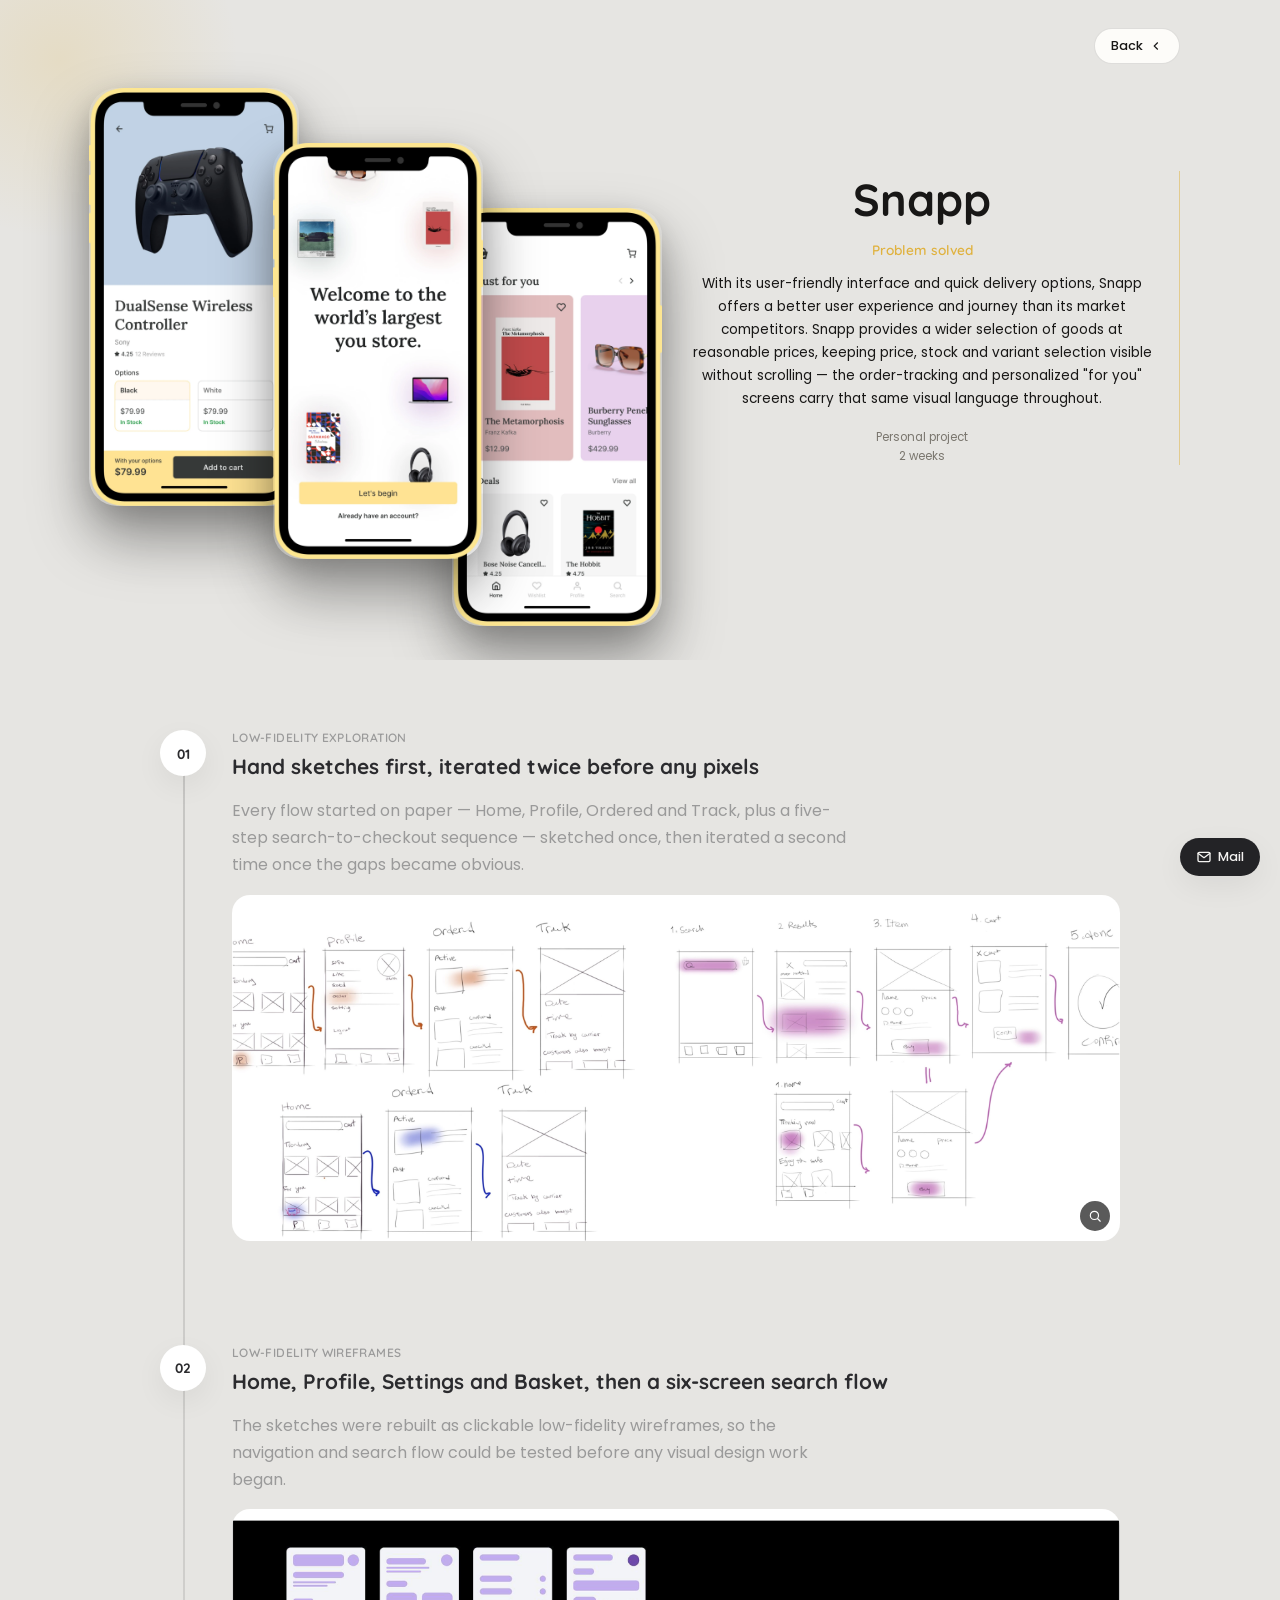
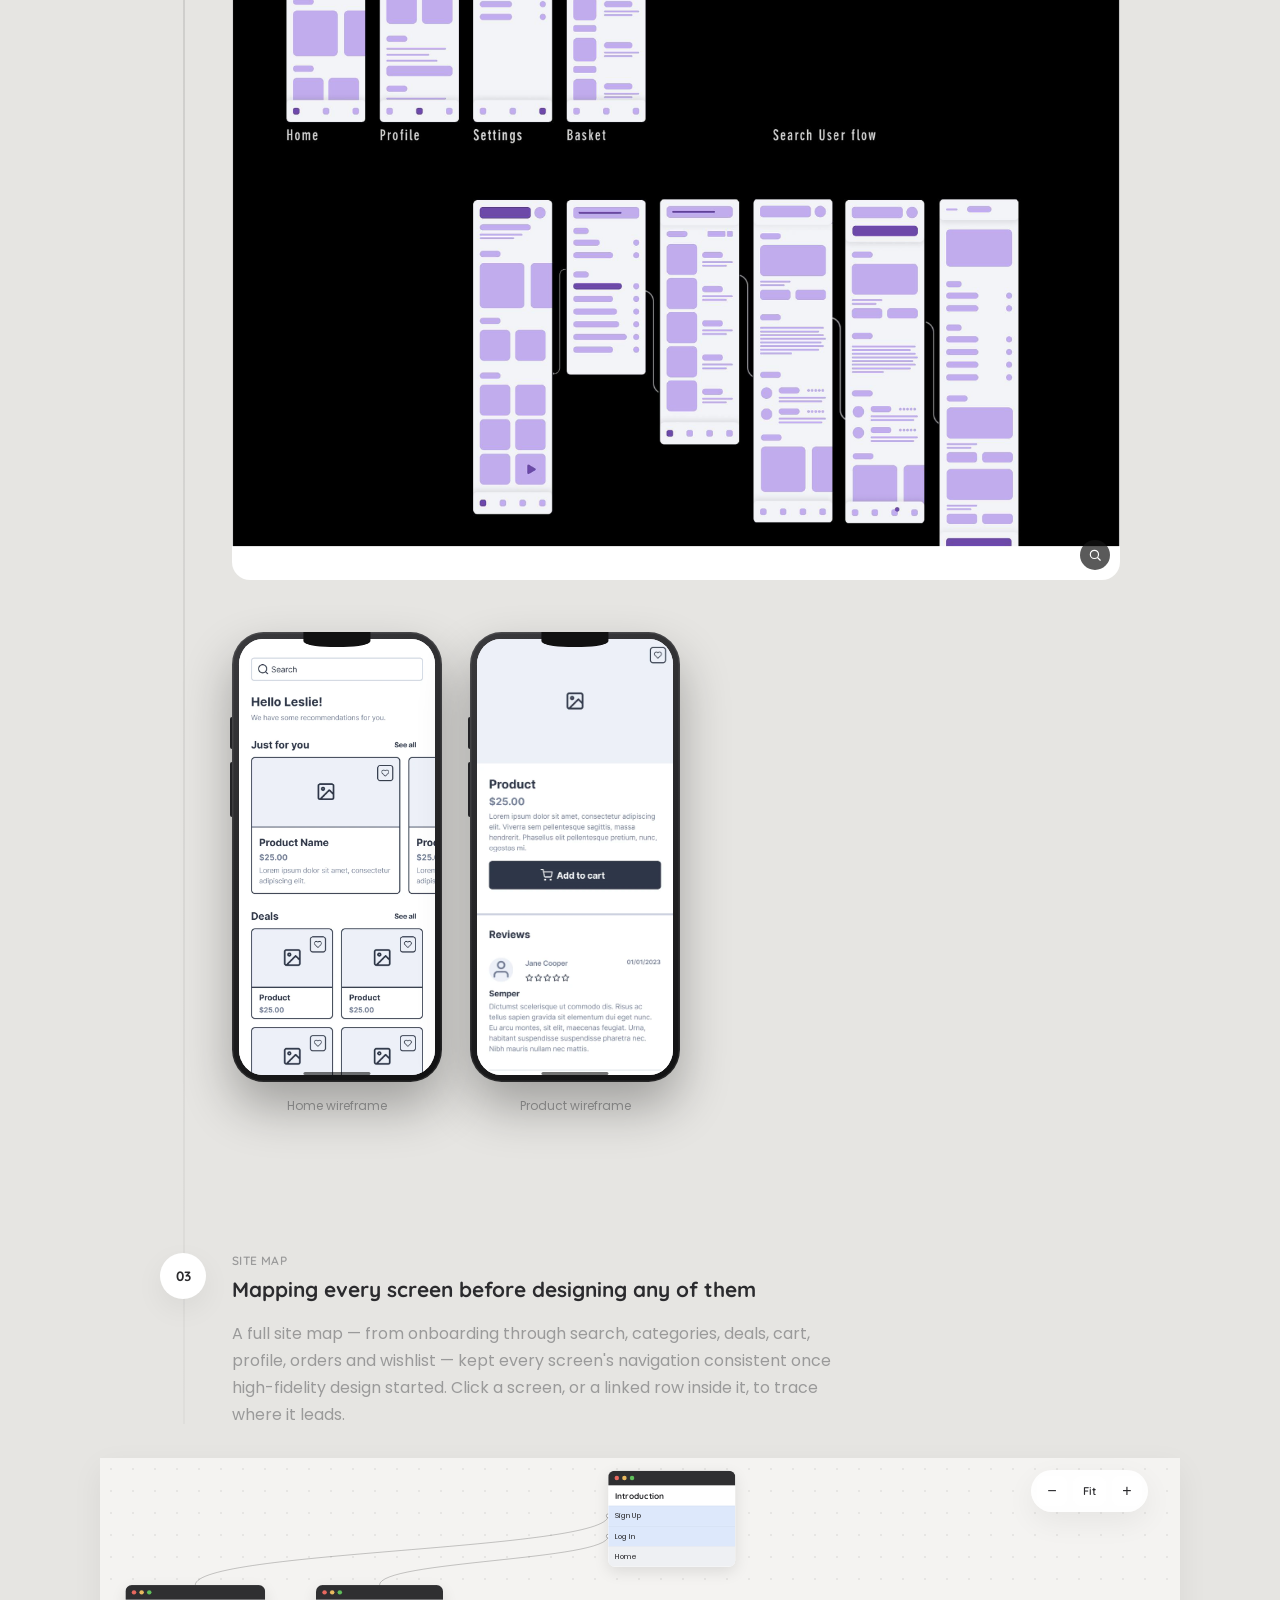
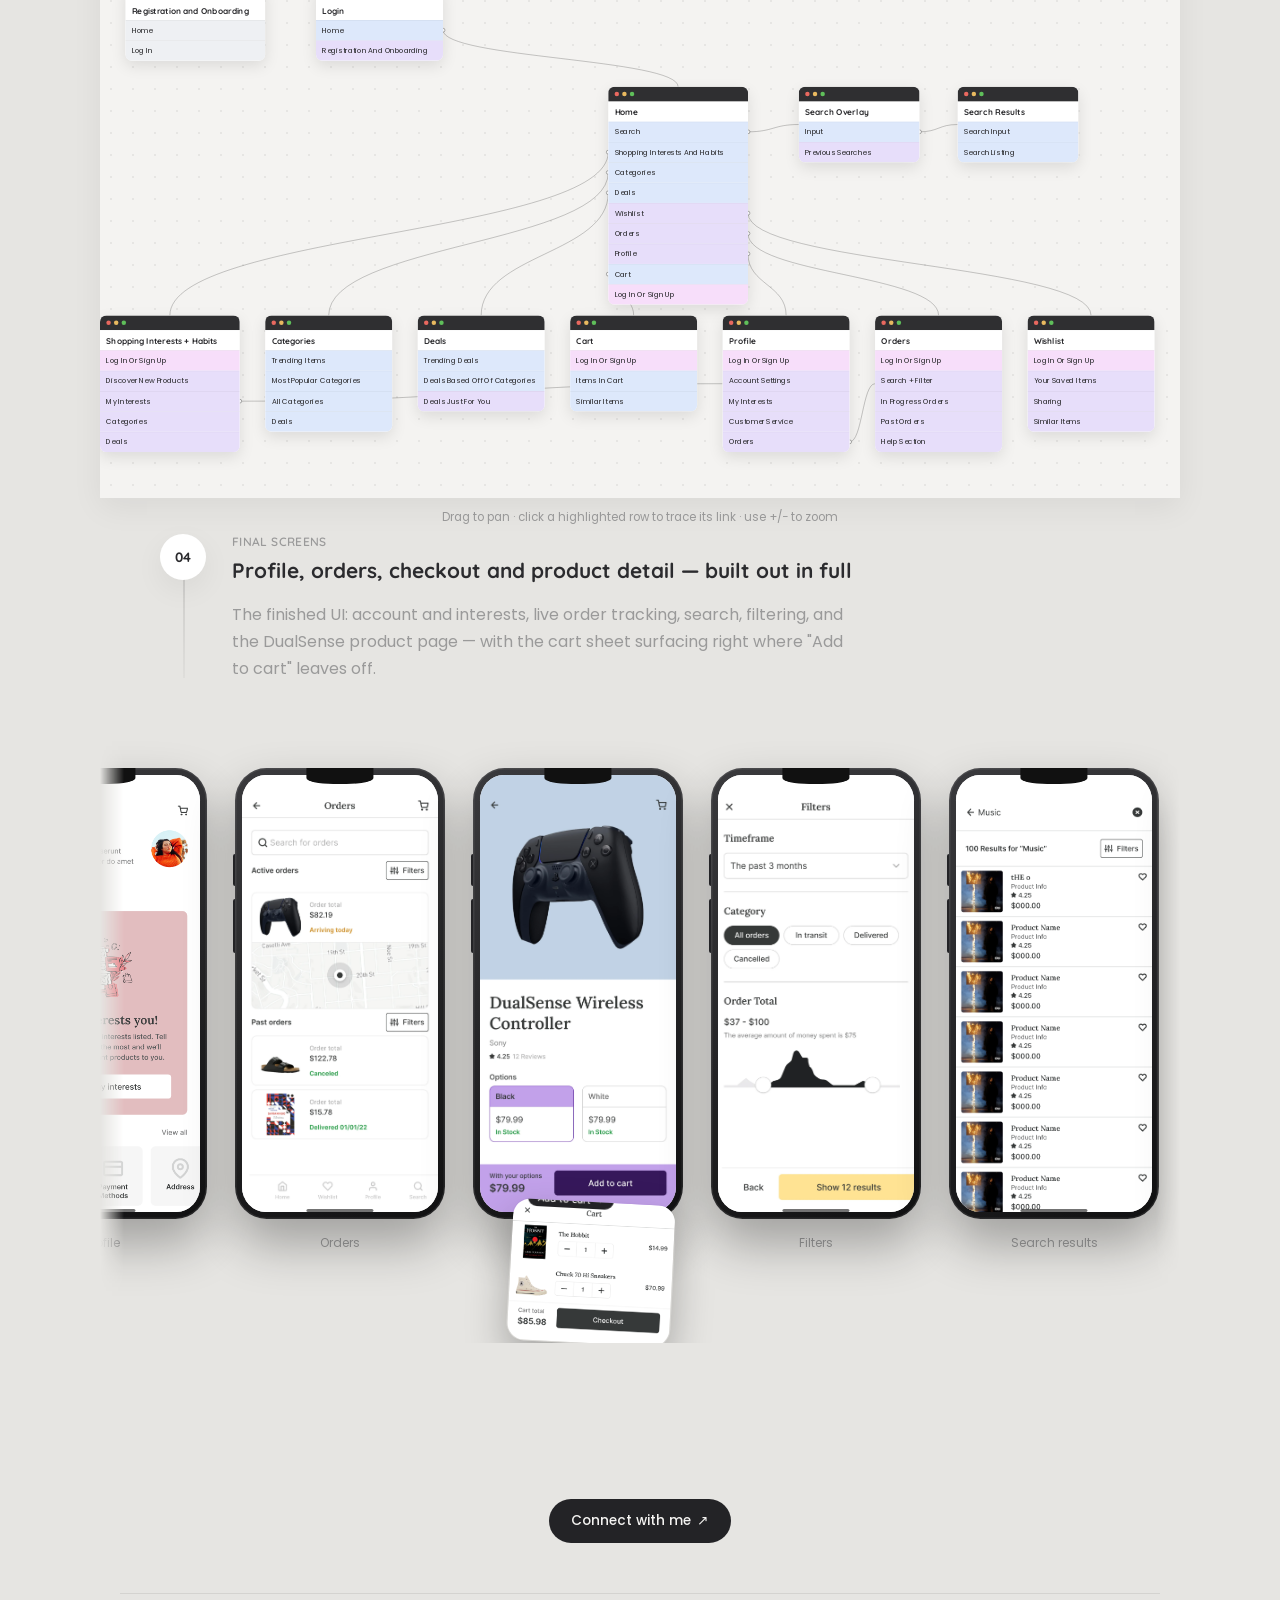
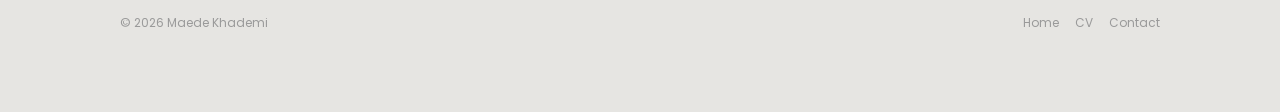
<file: projects/shop.html>
<!DOCTYPE html>
<html lang="en">
<head>
<meta charset="UTF-8">
<meta name="viewport" content="width=device-width, initial-scale=1.0">
<title>Snapp — Maede Khademi</title>
<meta name="description" content="Snapp: a personal product development project, a mobile ecommerce store app.">
<link rel="preconnect" href="https://fonts.googleapis.com">
<link rel="preconnect" href="https://fonts.gstatic.com" crossorigin>
<link href="https://fonts.googleapis.com/css2?family=Quicksand:wght@500;600;700&family=Poppins:wght@300;400;500;600&display=swap" rel="stylesheet">
<link rel="stylesheet" href="../styles.css?v=1790759312_38129">
</head>
<body>

<a class="floating-mail" href="mailto:maedekhademi@outlook.com" aria-label="Email Maede">
  <svg viewBox="0 0 24 24" width="16" height="16" fill="none" stroke="currentColor" stroke-width="2" stroke-linecap="round" stroke-linejoin="round"><path d="M3 6.5 12 13l9-6.5"/><rect x="3" y="5" width="18" height="14" rx="2"/></svg>
  Mail
</a>

<main>
  <section class="case-study case-study--light">
    <div class="case-study__glow"></div>
    <div class="case-study__topbar">
      <a class="case-study__back" href="../index.html#projects">
        Back
        <svg viewBox="0 0 24 24" width="14" height="14" fill="none" stroke="currentColor" stroke-width="2"><path d="M15 18l-6-6 6-6"/></svg>
      </a>
    </div>
    <div class="case-study__hero">
      <div class="case-study__media snapp-hero">
        <img class="snapp-hero__phone snapp-hero__phone--1" src="../images/snap-hero-phone-dualsense.png" alt="DualSense Wireless Controller product page, phone mockup">
        <img class="snapp-hero__phone snapp-hero__phone--2" src="../images/snap-hero-phone-welcome.png" alt="Welcome to the world's largest you store onboarding screen, phone mockup">
        <img class="snapp-hero__phone snapp-hero__phone--3" src="../images/snap-hero-phone-foryou.png" alt="Just for you home feed with deals, phone mockup">
      </div>
      <div class="case-study__info">
        <h1>Snapp</h1>
        <span class="case-study__eyebrow">Problem solved</span>
        <p class="case-study__problem">With its user-friendly interface and quick delivery options, Snapp offers a better user experience and journey than its market competitors. Snapp provides a wider selection of goods at reasonable prices, keeping price, stock and variant selection visible without scrolling — the order-tracking and personalized "for you" screens carry that same visual language throughout.</p>
        <div class="case-study__meta">
          <span>Personal project</span><br>
          <span>2 weeks</span>
        </div>
      </div>
    </div>
  </section>

  <section class="section">
    <div class="flow">

      <div class="flow__step">
        <span class="flow__num">01</span>
        <span class="section-label">Low-fidelity exploration</span>
        <h3 class="section-heading">Hand sketches first, iterated twice before any pixels</h3>
        <p>Every flow started on paper — Home, Profile, Ordered and Track, plus a five-step search-to-checkout sequence — sketched once, then iterated a second time once the gaps became obvious.</p>
        <img class="full-image full-image--flat" src="../images/snap-sketches.png" alt="Hand-drawn sketches for Home, Profile, Ordered, Track and a five-step Search flow, iterated twice">
      </div>

      <div class="flow__step">
        <span class="flow__num">02</span>
        <span class="section-label">Low-fidelity wireframes</span>
        <h3 class="section-heading">Home, Profile, Settings and Basket, then a six-screen search flow</h3>
        <p>The sketches were rebuilt as clickable low-fidelity wireframes, so the navigation and search flow could be tested before any visual design work began.</p>
        <img class="full-image full-image--flat" src="../images/snap-wireframes.png" alt="Purple low-fidelity wireframes for Home, Profile, Settings, Basket, and the Search user flow">
        <div class="phone-tiles phone-tiles--static" style="margin-top:20px;">
          <div class="phone-tile">
            <div class="iphone">
              <div class="iphone__notch"></div>
              <div class="iphone__screen"><img src="../images/snap-wf-home.png" alt="Low-fidelity wireframe of the home screen with search, Just for you, Deals and Categories"></div>
              <div class="iphone__home"></div>
            </div>
            <p class="phone-tile__caption">Home wireframe</p>
          </div>
          <div class="phone-tile">
            <div class="iphone">
              <div class="iphone__notch"></div>
              <div class="iphone__screen"><img src="../images/snap-wf-product.png" alt="Low-fidelity wireframe of a product detail screen with reviews and similar products"></div>
              <div class="iphone__home"></div>
            </div>
            <p class="phone-tile__caption">Product wireframe</p>
          </div>
        </div>
      </div>

      <div class="flow__step">
        <span class="flow__num">03</span>
        <span class="section-label">Site map</span>
        <h3 class="section-heading">Mapping every screen before designing any of them</h3>
        <p>A full site map — from onboarding through search, categories, deals, cart, profile, orders and wishlist — kept every screen's navigation consistent once high-fidelity design started. Click a screen, or a linked row inside it, to trace where it leads.</p>
      </div>
    </div>

    <div class="sitemap" id="sitemapCanvas">
          <div class="sitemap__zoom">
            <button type="button" class="sitemap__zoom-btn" data-zoom="out" aria-label="Zoom out">&minus;</button>
            <button type="button" class="sitemap__zoom-btn sitemap__zoom-btn--fit" data-zoom="fit" aria-label="Fit to screen">Fit</button>
            <button type="button" class="sitemap__zoom-btn" data-zoom="in" aria-label="Zoom in">&plus;</button>
          </div>
          <div class="sitemap__scroll">
            <div class="sitemap__canvas-outer">
              <div class="sitemap__canvas">
                <svg class="sitemap__edges" id="sitemapEdges"></svg>

              <div class="sm-node" data-id="intro" style="left:800px;top:20px;width:200px;">
                <div class="sm-node__bar"><span></span><span></span><span></span></div>
                <div class="sm-node__title">Introduction</div>
                <div class="sm-row sm-row--link" data-target="registration">Sign Up</div>
                <div class="sm-row sm-row--link" data-target="login">Log In</div>
                <div class="sm-row sm-row--plain">Home</div>
              </div>

              <div class="sm-node" data-id="registration" style="left:40px;top:200px;width:220px;">
                <div class="sm-node__bar"><span></span><span></span><span></span></div>
                <div class="sm-node__title">Registration and Onboarding</div>
                <div class="sm-row sm-row--plain">Home</div>
                <div class="sm-row sm-row--plain">Log In</div>
              </div>

              <div class="sm-node" data-id="login" style="left:340px;top:200px;width:200px;">
                <div class="sm-node__bar"><span></span><span></span><span></span></div>
                <div class="sm-node__title">Login</div>
                <div class="sm-row sm-row--link" data-target="home">Home</div>
                <div class="sm-row sm-row--component">Registration And Onboarding</div>
              </div>

              <div class="sm-node sm-node--hub" data-id="home" style="left:800px;top:360px;width:220px;">
                <div class="sm-node__bar"><span></span><span></span><span></span></div>
                <div class="sm-node__title">Home</div>
                <div class="sm-row sm-row--link" data-target="searchOverlay">Search</div>
                <div class="sm-row sm-row--link" data-target="shoppingInterests">Shopping Interests And Habits</div>
                <div class="sm-row sm-row--link" data-target="categories">Categories</div>
                <div class="sm-row sm-row--link" data-target="deals">Deals</div>
                <div class="sm-row sm-row--component" data-target="wishlist">Wishlist</div>
                <div class="sm-row sm-row--component" data-target="orders">Orders</div>
                <div class="sm-row sm-row--component" data-target="profile">Profile</div>
                <div class="sm-row sm-row--link" data-target="cart">Cart</div>
                <div class="sm-row sm-row--auth">Log In Or Sign Up</div>
              </div>

              <div class="sm-node" data-id="searchOverlay" style="left:1100px;top:360px;width:190px;">
                <div class="sm-node__bar"><span></span><span></span><span></span></div>
                <div class="sm-node__title">Search Overlay</div>
                <div class="sm-row sm-row--link" data-target="searchResults">Input</div>
                <div class="sm-row sm-row--component">Previous Searches</div>
              </div>

              <div class="sm-node" data-id="searchResults" style="left:1350px;top:360px;width:190px;">
                <div class="sm-node__bar"><span></span><span></span><span></span></div>
                <div class="sm-node__title">Search Results</div>
                <div class="sm-row sm-row--link">Search Input</div>
                <div class="sm-row sm-row--link">Search Listing</div>
              </div>

              <div class="sm-node" data-id="shoppingInterests" style="left:0px;top:720px;width:220px;">
                <div class="sm-node__bar"><span></span><span></span><span></span></div>
                <div class="sm-node__title">Shopping Interests + Habits</div>
                <div class="sm-row sm-row--auth">Log In Or Sign Up</div>
                <div class="sm-row sm-row--component">Discover New Products</div>
                <div class="sm-row sm-row--component" data-target="profile">My Interests</div>
                <div class="sm-row sm-row--component">Categories</div>
                <div class="sm-row sm-row--component">Deals</div>
              </div>

              <div class="sm-node" data-id="categories" style="left:260px;top:720px;width:200px;">
                <div class="sm-node__bar"><span></span><span></span><span></span></div>
                <div class="sm-node__title">Categories</div>
                <div class="sm-row sm-row--link">Trending Items</div>
                <div class="sm-row sm-row--link">Most Popular Categories</div>
                <div class="sm-row sm-row--link">All Categories</div>
                <div class="sm-row sm-row--link">Deals</div>
              </div>

              <div class="sm-node" data-id="deals" style="left:500px;top:720px;width:200px;">
                <div class="sm-node__bar"><span></span><span></span><span></span></div>
                <div class="sm-node__title">Deals</div>
                <div class="sm-row sm-row--link">Trending Deals</div>
                <div class="sm-row sm-row--link">Deals Based Off Of Categories</div>
                <div class="sm-row sm-row--component">Deals Just For You</div>
              </div>

              <div class="sm-node" data-id="cart" style="left:740px;top:720px;width:200px;">
                <div class="sm-node__bar"><span></span><span></span><span></span></div>
                <div class="sm-node__title">Cart</div>
                <div class="sm-row sm-row--auth">Log In Or Sign Up</div>
                <div class="sm-row sm-row--link">Items In Cart</div>
                <div class="sm-row sm-row--link">Similar Items</div>
              </div>

              <div class="sm-node" data-id="profile" style="left:980px;top:720px;width:200px;">
                <div class="sm-node__bar"><span></span><span></span><span></span></div>
                <div class="sm-node__title">Profile</div>
                <div class="sm-row sm-row--auth">Log In Or Sign Up</div>
                <div class="sm-row sm-row--component">Account Settings</div>
                <div class="sm-row sm-row--component">My Interests</div>
                <div class="sm-row sm-row--component">Customer Service</div>
                <div class="sm-row sm-row--component" data-target="orders">Orders</div>
              </div>

              <div class="sm-node" data-id="orders" style="left:1220px;top:720px;width:200px;">
                <div class="sm-node__bar"><span></span><span></span><span></span></div>
                <div class="sm-node__title">Orders</div>
                <div class="sm-row sm-row--auth">Log In Or Sign Up</div>
                <div class="sm-row sm-row--component">Search + Filter</div>
                <div class="sm-row sm-row--component">In Progress Orders</div>
                <div class="sm-row sm-row--component">Past Orders</div>
                <div class="sm-row sm-row--component">Help Section</div>
              </div>

              <div class="sm-node" data-id="wishlist" style="left:1460px;top:720px;width:200px;">
                <div class="sm-node__bar"><span></span><span></span><span></span></div>
                <div class="sm-node__title">Wishlist</div>
                <div class="sm-row sm-row--auth">Log In Or Sign Up</div>
                <div class="sm-row sm-row--component">Your Saved Items</div>
                <div class="sm-row sm-row--component">Sharing</div>
                <div class="sm-row sm-row--component">Similar Items</div>
              </div>

              </div>
            </div>
          </div>
          <p class="sitemap__hint">Drag to pan · click a highlighted row to trace its link · use +/− to zoom</p>
        </div>

    <div class="flow">
      <div class="flow__step">
        <span class="flow__num">04</span>
        <span class="section-label">Final screens</span>
        <h3 class="section-heading">Profile, orders, checkout and product detail — built out in full</h3>
        <p>The finished UI: account and interests, live order tracking, search, filtering, and the DualSense product page — with the cart sheet surfacing right where "Add to cart" leaves off.</p>
      </div>
    </div>

    <div class="phone-marquee">
          <div class="phone-marquee__track">
            <div class="phone-tiles">
              <div class="phone-tile">
                <div class="iphone">
                  <div class="iphone__notch"></div>
                  <div class="iphone__screen"><img src="../images/screens/scr-profile.png" alt="Profile screen with Leslie Flores and What interests you prompt"></div>
                  <div class="iphone__home"></div>
                </div>
                <p class="phone-tile__caption">Profile</p>
              </div>

              <div class="phone-tile">
                <div class="iphone">
                  <div class="iphone__notch"></div>
                  <div class="iphone__screen"><img src="../images/screens/scr-orders.png" alt="Orders screen with active order tracking map"></div>
                  <div class="iphone__home"></div>
                </div>
                <p class="phone-tile__caption">Orders</p>
              </div>

              <div class="phone-tile phone-tile--stacked">
                <div class="iphone">
                  <div class="iphone__notch"></div>
                  <div class="iphone__screen"><img src="../images/screens/scr-dualsense.png" alt="DualSense Wireless Controller product page"></div>
                  <div class="iphone__home"></div>
                </div>
                <div class="cart-sheet">
                  <span class="cart-sheet__label">Add to cart →</span>
                  <img src="../images/screens/scr-cart.png" alt="Cart sheet with The Hobbit and Chuck 70 Hi Sneakers">
                </div>
                <p class="phone-tile__caption">Product detail → Cart</p>
              </div>

              <div class="phone-tile">
                <div class="iphone">
                  <div class="iphone__notch"></div>
                  <div class="iphone__screen"><img src="../images/screens/scr-filters.png" alt="Filters screen with timeframe, category and order total range"></div>
                  <div class="iphone__home"></div>
                </div>
                <p class="phone-tile__caption">Filters</p>
              </div>

              <div class="phone-tile">
                <div class="iphone">
                  <div class="iphone__notch"></div>
                  <div class="iphone__screen"><img src="../images/screens/scr-search.png" alt="Search results for Music"></div>
                  <div class="iphone__home"></div>
                </div>
                <p class="phone-tile__caption">Search results</p>
              </div>

              <div class="phone-tile">
                <div class="iphone">
                  <div class="iphone__notch"></div>
                  <div class="iphone__screen"><img src="../images/snap-scr-wishlist.png" alt="Wishlist screen with Personal and Work Items collections"></div>
                  <div class="iphone__home"></div>
                </div>
                <p class="phone-tile__caption">Wishlist</p>
              </div>

              <div class="phone-tile">
                <div class="iphone">
                  <div class="iphone__notch"></div>
                  <div class="iphone__screen"><img src="../images/snap-scr-checkout.png" alt="Checkout screen with payment method, address and total"></div>
                  <div class="iphone__home"></div>
                </div>
                <p class="phone-tile__caption">Checkout</p>
              </div>

              <div class="phone-tile">
                <div class="iphone">
                  <div class="iphone__notch"></div>
                  <div class="iphone__screen"><img src="../images/snap-scr-home-interests.png" alt="Home feed with Just for you, Deals and Your Interests"></div>
                  <div class="iphone__home"></div>
                </div>
                <p class="phone-tile__caption">Home &amp; interests</p>
              </div>

              <div class="phone-tile">
                <div class="iphone">
                  <div class="iphone__notch"></div>
                  <div class="iphone__screen"><img src="../images/snap-scr-macbook.png" alt="MacBook Pro product detail page"></div>
                  <div class="iphone__home"></div>
                </div>
                <p class="phone-tile__caption">Product detail</p>
              </div>

              <div class="phone-tile">
                <div class="iphone">
                  <div class="iphone__notch"></div>
                  <div class="iphone__screen"><img src="../images/snap-scr-onboard-signup.png" alt="Create account screen with sign up with Google or email"></div>
                  <div class="iphone__home"></div>
                </div>
                <p class="phone-tile__caption">Sign up</p>
              </div>

              <div class="phone-tile">
                <div class="iphone">
                  <div class="iphone__notch"></div>
                  <div class="iphone__screen"><img src="../images/snap-scr-onboard-photo.png" alt="Add a photo onboarding step"></div>
                  <div class="iphone__home"></div>
                </div>
                <p class="phone-tile__caption">Add a photo</p>
              </div>

              <div class="phone-tile">
                <div class="iphone">
                  <div class="iphone__notch"></div>
                  <div class="iphone__screen"><img src="../images/snap-scr-onboard-reason.png" alt="What's your main reason for joining onboarding step"></div>
                  <div class="iphone__home"></div>
                </div>
                <p class="phone-tile__caption">Onboarding</p>
              </div>

              <div class="phone-tile">
                <div class="iphone">
                  <div class="iphone__notch"></div>
                  <div class="iphone__screen"><img src="../images/snap-scr-onboard-interests.png" alt="Get started by picking some interests onboarding step"></div>
                  <div class="iphone__home"></div>
                </div>
                <p class="phone-tile__caption">Pick interests</p>
              </div>

              <div class="phone-tile">
                <div class="iphone">
                  <div class="iphone__notch"></div>
                  <div class="iphone__screen"><img src="../images/snap-scr-onboard-woohoo.png" alt="Woohoo, registration complete confirmation screen"></div>
                  <div class="iphone__home"></div>
                </div>
                <p class="phone-tile__caption">Registration complete</p>
              </div>
            </div>
            <div class="phone-tiles" aria-hidden="true">
              <div class="phone-tile">
                <div class="iphone">
                  <div class="iphone__notch"></div>
                  <div class="iphone__screen"><img src="../images/screens/scr-profile.png" alt=""></div>
                  <div class="iphone__home"></div>
                </div>
                <p class="phone-tile__caption">Profile</p>
              </div>

              <div class="phone-tile">
                <div class="iphone">
                  <div class="iphone__notch"></div>
                  <div class="iphone__screen"><img src="../images/screens/scr-orders.png" alt=""></div>
                  <div class="iphone__home"></div>
                </div>
                <p class="phone-tile__caption">Orders</p>
              </div>

              <div class="phone-tile phone-tile--stacked">
                <div class="iphone">
                  <div class="iphone__notch"></div>
                  <div class="iphone__screen"><img src="../images/screens/scr-dualsense.png" alt=""></div>
                  <div class="iphone__home"></div>
                </div>
                <div class="cart-sheet">
                  <span class="cart-sheet__label">Add to cart →</span>
                  <img src="../images/screens/scr-cart.png" alt="">
                </div>
                <p class="phone-tile__caption">Product detail → Cart</p>
              </div>

              <div class="phone-tile">
                <div class="iphone">
                  <div class="iphone__notch"></div>
                  <div class="iphone__screen"><img src="../images/screens/scr-filters.png" alt=""></div>
                  <div class="iphone__home"></div>
                </div>
                <p class="phone-tile__caption">Filters</p>
              </div>

              <div class="phone-tile">
                <div class="iphone">
                  <div class="iphone__notch"></div>
                  <div class="iphone__screen"><img src="../images/screens/scr-search.png" alt=""></div>
                  <div class="iphone__home"></div>
                </div>
                <p class="phone-tile__caption">Search results</p>
              </div>

              <div class="phone-tile">
                <div class="iphone">
                  <div class="iphone__notch"></div>
                  <div class="iphone__screen"><img src="../images/snap-scr-wishlist.png" alt=""></div>
                  <div class="iphone__home"></div>
                </div>
                <p class="phone-tile__caption">Wishlist</p>
              </div>

              <div class="phone-tile">
                <div class="iphone">
                  <div class="iphone__notch"></div>
                  <div class="iphone__screen"><img src="../images/snap-scr-checkout.png" alt=""></div>
                  <div class="iphone__home"></div>
                </div>
                <p class="phone-tile__caption">Checkout</p>
              </div>

              <div class="phone-tile">
                <div class="iphone">
                  <div class="iphone__notch"></div>
                  <div class="iphone__screen"><img src="../images/snap-scr-home-interests.png" alt=""></div>
                  <div class="iphone__home"></div>
                </div>
                <p class="phone-tile__caption">Home &amp; interests</p>
              </div>

              <div class="phone-tile">
                <div class="iphone">
                  <div class="iphone__notch"></div>
                  <div class="iphone__screen"><img src="../images/snap-scr-macbook.png" alt=""></div>
                  <div class="iphone__home"></div>
                </div>
                <p class="phone-tile__caption">Product detail</p>
              </div>

              <div class="phone-tile">
                <div class="iphone">
                  <div class="iphone__notch"></div>
                  <div class="iphone__screen"><img src="../images/snap-scr-onboard-signup.png" alt=""></div>
                  <div class="iphone__home"></div>
                </div>
                <p class="phone-tile__caption">Sign up</p>
              </div>

              <div class="phone-tile">
                <div class="iphone">
                  <div class="iphone__notch"></div>
                  <div class="iphone__screen"><img src="../images/snap-scr-onboard-photo.png" alt=""></div>
                  <div class="iphone__home"></div>
                </div>
                <p class="phone-tile__caption">Add a photo</p>
              </div>

              <div class="phone-tile">
                <div class="iphone">
                  <div class="iphone__notch"></div>
                  <div class="iphone__screen"><img src="../images/snap-scr-onboard-reason.png" alt=""></div>
                  <div class="iphone__home"></div>
                </div>
                <p class="phone-tile__caption">Onboarding</p>
              </div>

              <div class="phone-tile">
                <div class="iphone">
                  <div class="iphone__notch"></div>
                  <div class="iphone__screen"><img src="../images/snap-scr-onboard-interests.png" alt=""></div>
                  <div class="iphone__home"></div>
                </div>
                <p class="phone-tile__caption">Pick interests</p>
              </div>

              <div class="phone-tile">
                <div class="iphone">
                  <div class="iphone__notch"></div>
                  <div class="iphone__screen"><img src="../images/snap-scr-onboard-woohoo.png" alt=""></div>
                  <div class="iphone__home"></div>
                </div>
                <p class="phone-tile__caption">Registration complete</p>
              </div>
            </div>
          </div>
        </div>
  </section>

  <section class="section footer-section">
    <div class="center">
      <a href="mailto:maedekhademi@outlook.com" class="btn btn--dark">Connect with me <span class="arrow">↗</span></a>
    </div>
    <footer class="footer">
      <span>© <span id="year"></span> Maede Khademi</span>
      <div class="footer__links">
        <a href="../index.html#home">Home</a>
        <a href="../files/MKH-CV.pdf" target="_blank" rel="noopener">CV</a>
        <a href="../index.html#contact">Contact</a>
      </div>
    </footer>
  </section>
</main>

<script src="../script.js?v=1790759312_38129"></script>
<script>document.getElementById('year').textContent = new Date().getFullYear();</script>
</body>
</html>
</file>
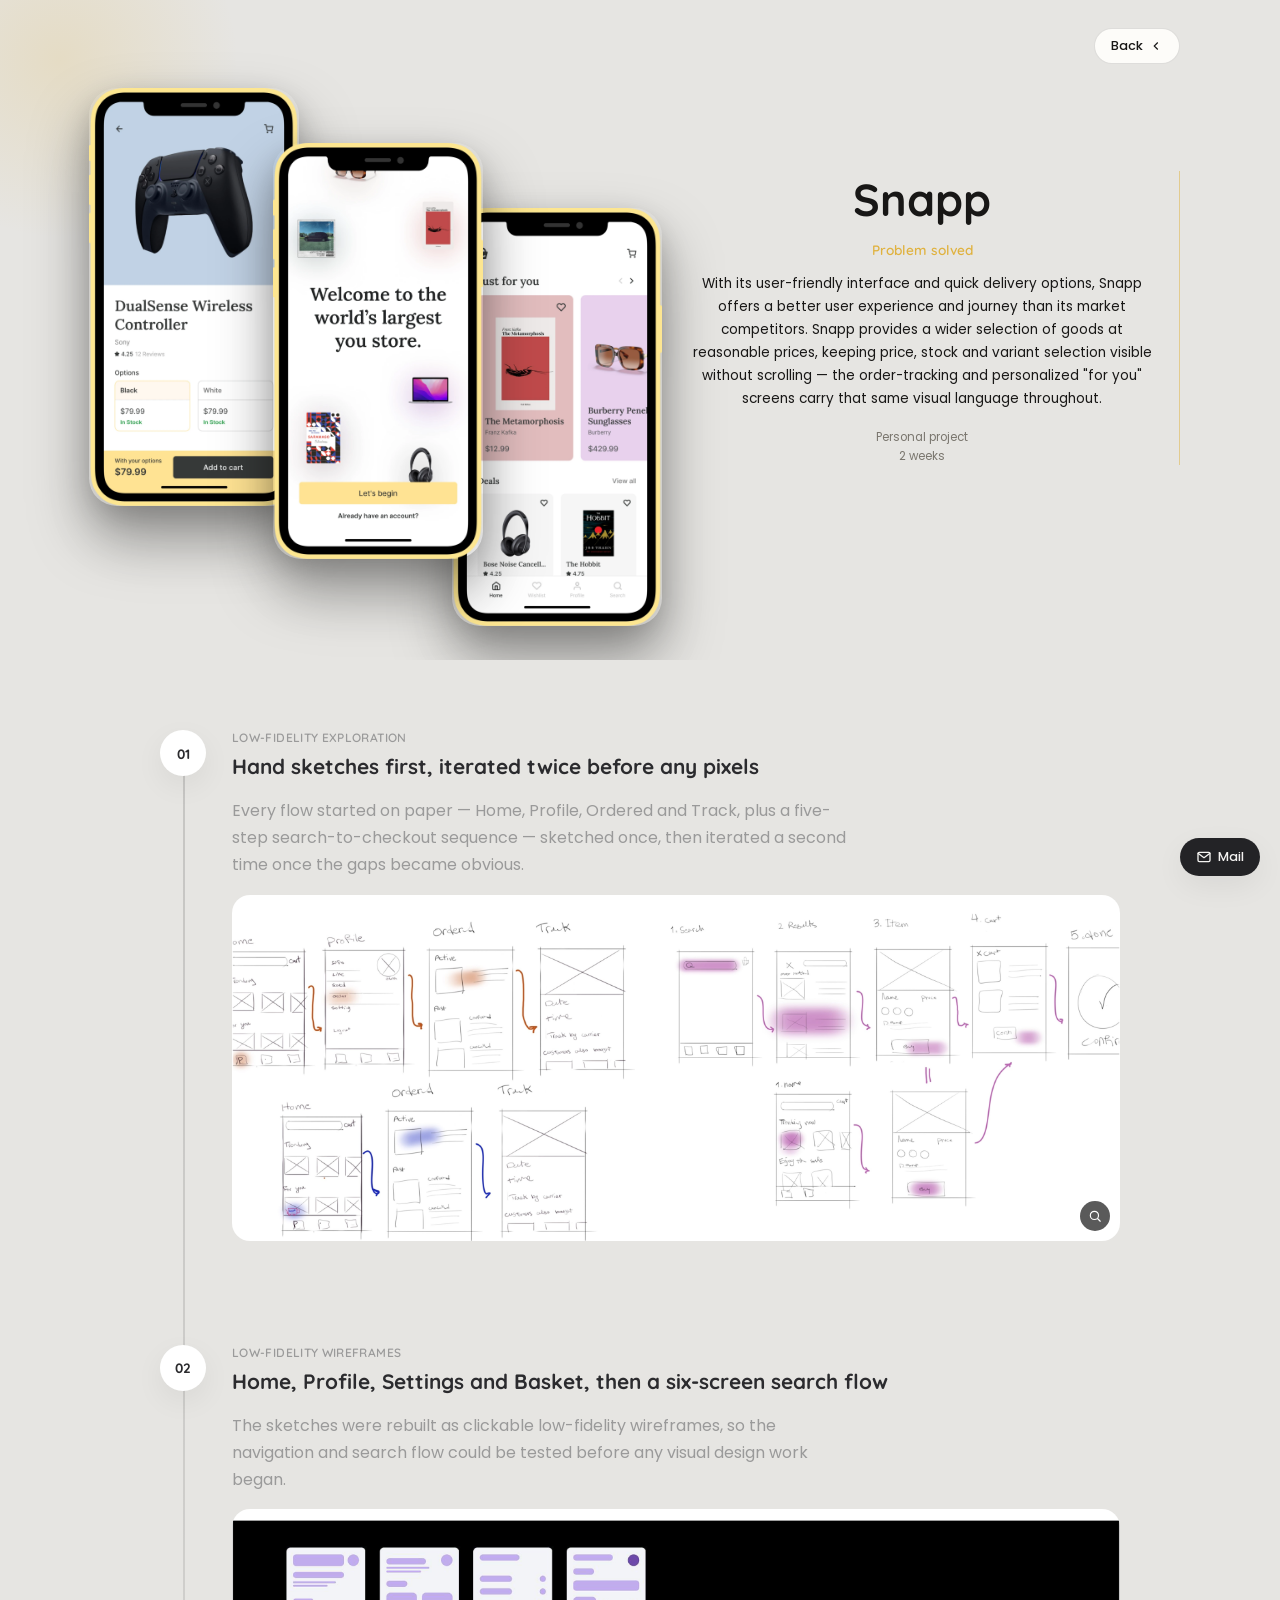
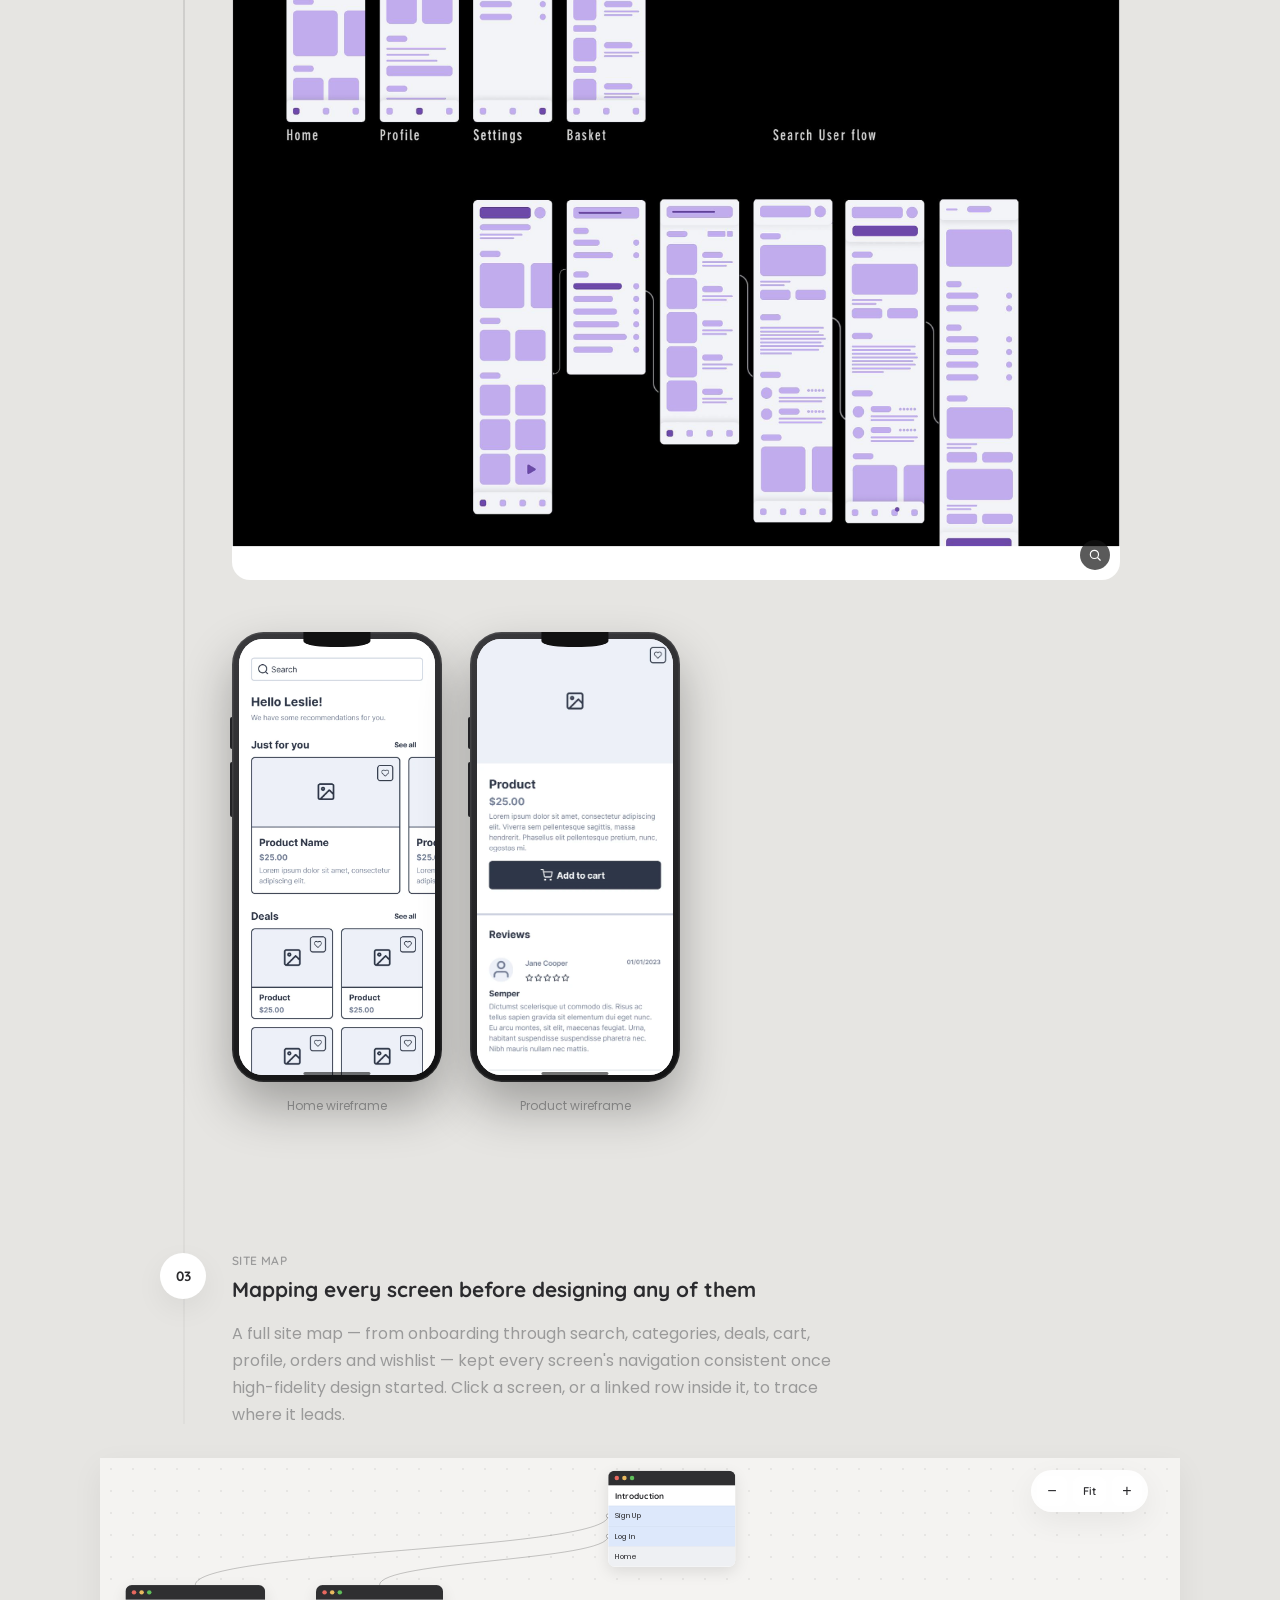
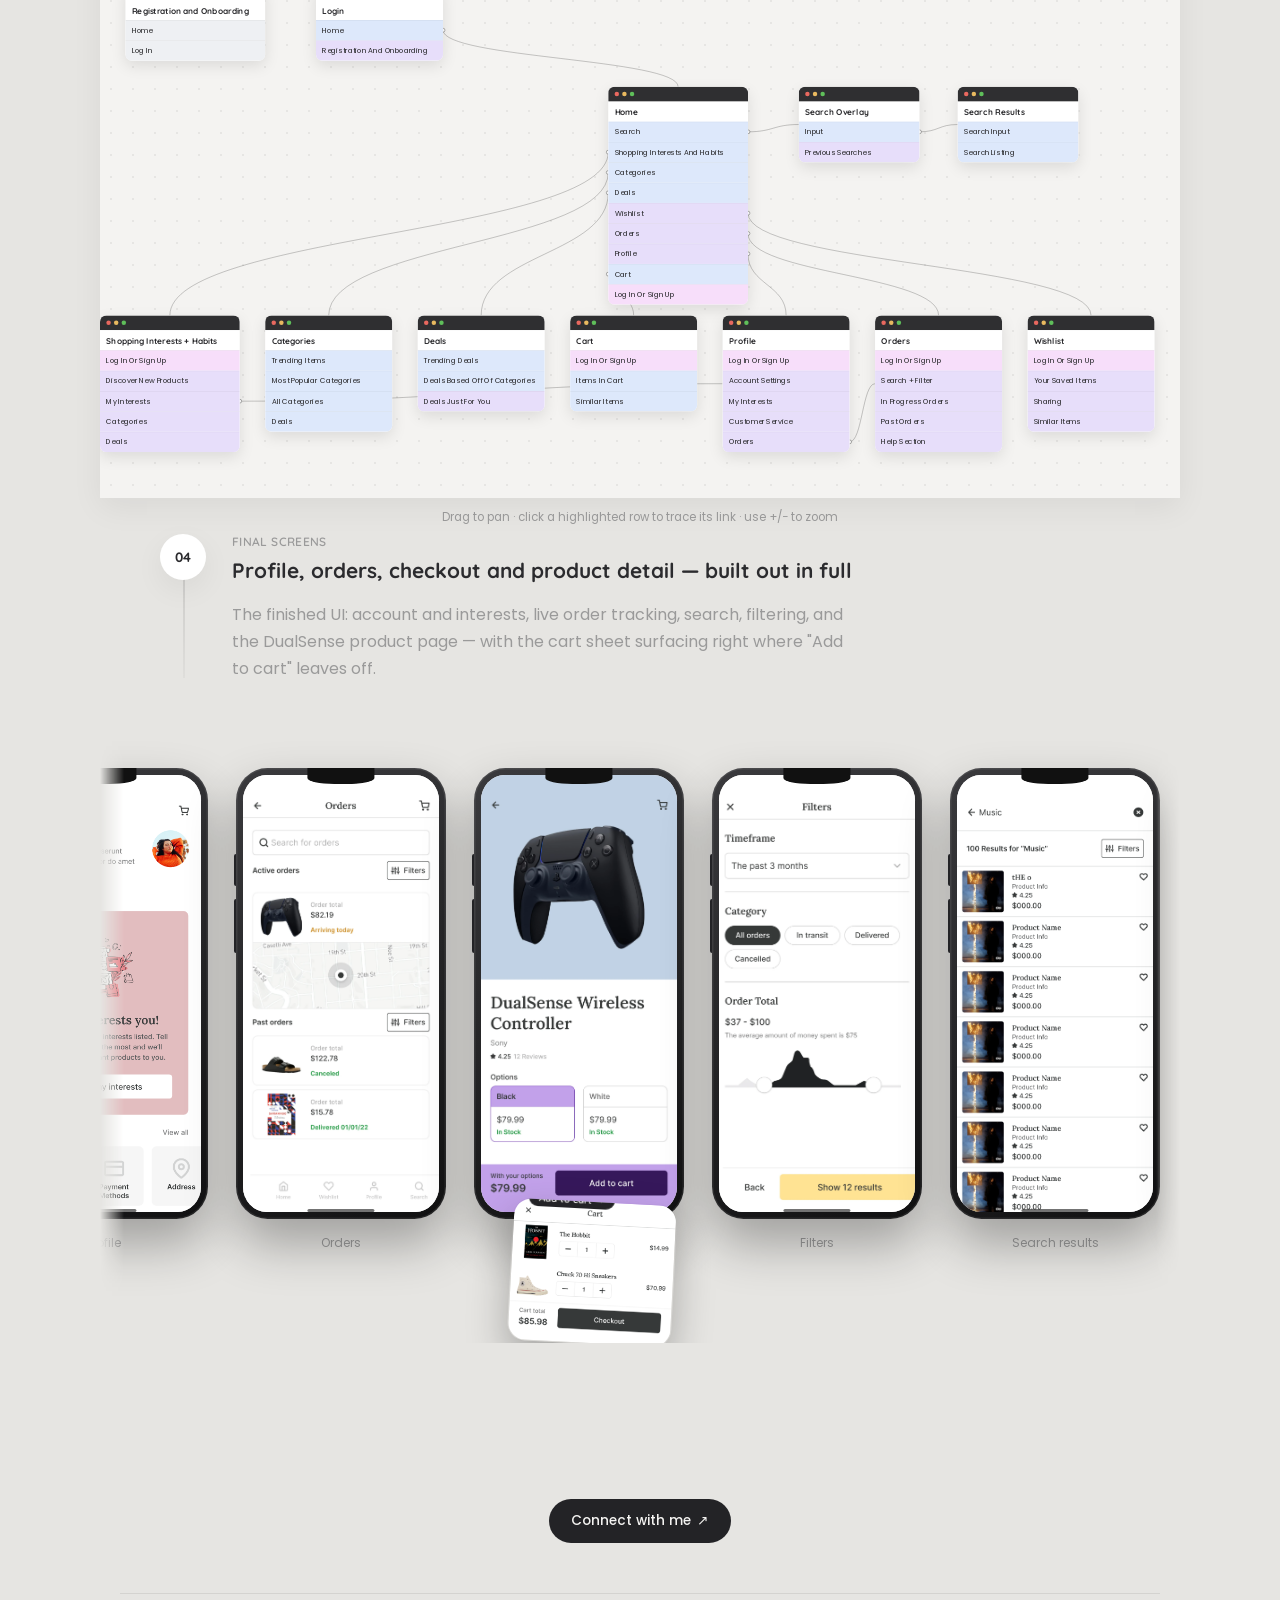
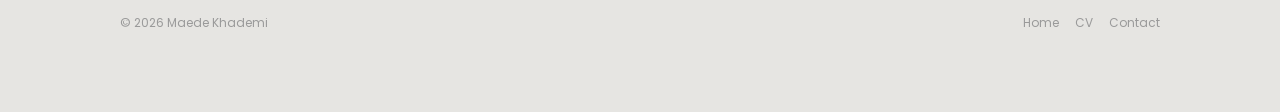
<file: projects/snapp.html>
<!DOCTYPE html>
<html lang="en">
<head>
<meta charset="UTF-8">
<meta name="viewport" content="width=device-width, initial-scale=1.0">
<title>Snapp — Maede Khademi</title>
<meta name="description" content="Snapp: a personal product development project, a mobile ecommerce store app.">
<link rel="preconnect" href="https://fonts.googleapis.com">
<link rel="preconnect" href="https://fonts.gstatic.com" crossorigin>
<link href="https://fonts.googleapis.com/css2?family=Quicksand:wght@500;600;700&family=Poppins:wght@300;400;500;600&display=swap" rel="stylesheet">
<link rel="stylesheet" href="../styles.css?v=1790759449_38296">
</head>
<body>

<a class="floating-mail" href="mailto:maedekhademi@outlook.com" aria-label="Email Maede">
  <svg viewBox="0 0 24 24" width="16" height="16" fill="none" stroke="currentColor" stroke-width="2" stroke-linecap="round" stroke-linejoin="round"><path d="M3 6.5 12 13l9-6.5"/><rect x="3" y="5" width="18" height="14" rx="2"/></svg>
  Mail
</a>

<main>
  <section class="case-study case-study--light">
    <div class="case-study__glow"></div>
    <div class="case-study__topbar">
      <a class="case-study__back" href="../index.html#projects">
        Back
        <svg viewBox="0 0 24 24" width="14" height="14" fill="none" stroke="currentColor" stroke-width="2"><path d="M15 18l-6-6 6-6"/></svg>
      </a>
    </div>
    <div class="case-study__hero">
      <div class="case-study__media snapp-hero">
        <img class="snapp-hero__phone snapp-hero__phone--1" src="../images/snap-hero-phone-dualsense.png" alt="DualSense Wireless Controller product page, phone mockup">
        <img class="snapp-hero__phone snapp-hero__phone--2" src="../images/snap-hero-phone-welcome.png" alt="Welcome to the world's largest you store onboarding screen, phone mockup">
        <img class="snapp-hero__phone snapp-hero__phone--3" src="../images/snap-hero-phone-foryou.png" alt="Just for you home feed with deals, phone mockup">
      </div>
      <div class="case-study__info">
        <h1>Snapp</h1>
        <span class="case-study__eyebrow">Problem solved</span>
        <p class="case-study__problem">With its user-friendly interface and quick delivery options, Snapp offers a better user experience and journey than its market competitors. Snapp provides a wider selection of goods at reasonable prices, keeping price, stock and variant selection visible without scrolling — the order-tracking and personalized "for you" screens carry that same visual language throughout.</p>
        <div class="case-study__meta">
          <span>Personal project</span><br>
          <span>2 weeks</span>
        </div>
      </div>
    </div>
  </section>

  <section class="section">
    <div class="flow">

      <div class="flow__step">
        <span class="flow__num">01</span>
        <span class="section-label">Low-fidelity exploration</span>
        <h3 class="section-heading">Hand sketches first, iterated twice before any pixels</h3>
        <p>Every flow started on paper — Home, Profile, Ordered and Track, plus a five-step search-to-checkout sequence — sketched once, then iterated a second time once the gaps became obvious.</p>
        <img class="full-image full-image--flat" src="../images/snap-sketches.png" alt="Hand-drawn sketches for Home, Profile, Ordered, Track and a five-step Search flow, iterated twice">
      </div>

      <div class="flow__step">
        <span class="flow__num">02</span>
        <span class="section-label">Low-fidelity wireframes</span>
        <h3 class="section-heading">Home, Profile, Settings and Basket, then a six-screen search flow</h3>
        <p>The sketches were rebuilt as clickable low-fidelity wireframes, so the navigation and search flow could be tested before any visual design work began.</p>
        <img class="full-image full-image--flat" src="../images/snap-wireframes.png" alt="Purple low-fidelity wireframes for Home, Profile, Settings, Basket, and the Search user flow">
        <div class="phone-tiles phone-tiles--static" style="margin-top:20px;">
          <div class="phone-tile">
            <div class="iphone">
              <div class="iphone__notch"></div>
              <div class="iphone__screen"><img src="../images/snap-wf-home.png" alt="Low-fidelity wireframe of the home screen with search, Just for you, Deals and Categories"></div>
              <div class="iphone__home"></div>
            </div>
            <p class="phone-tile__caption">Home wireframe</p>
          </div>
          <div class="phone-tile">
            <div class="iphone">
              <div class="iphone__notch"></div>
              <div class="iphone__screen"><img src="../images/snap-wf-product.png" alt="Low-fidelity wireframe of a product detail screen with reviews and similar products"></div>
              <div class="iphone__home"></div>
            </div>
            <p class="phone-tile__caption">Product wireframe</p>
          </div>
        </div>
      </div>

      <div class="flow__step">
        <span class="flow__num">03</span>
        <span class="section-label">Site map</span>
        <h3 class="section-heading">Mapping every screen before designing any of them</h3>
        <p>A full site map — from onboarding through search, categories, deals, cart, profile, orders and wishlist — kept every screen's navigation consistent once high-fidelity design started. Click a screen, or a linked row inside it, to trace where it leads.</p>
      </div>
    </div>

    <div class="sitemap" id="sitemapCanvas">
          <div class="sitemap__zoom">
            <button type="button" class="sitemap__zoom-btn" data-zoom="out" aria-label="Zoom out">&minus;</button>
            <button type="button" class="sitemap__zoom-btn sitemap__zoom-btn--fit" data-zoom="fit" aria-label="Fit to screen">Fit</button>
            <button type="button" class="sitemap__zoom-btn" data-zoom="in" aria-label="Zoom in">&plus;</button>
          </div>
          <div class="sitemap__scroll">
            <div class="sitemap__canvas-outer">
              <div class="sitemap__canvas">
                <svg class="sitemap__edges" id="sitemapEdges"></svg>

              <div class="sm-node" data-id="intro" style="left:800px;top:20px;width:200px;">
                <div class="sm-node__bar"><span></span><span></span><span></span></div>
                <div class="sm-node__title">Introduction</div>
                <div class="sm-row sm-row--link" data-target="registration">Sign Up</div>
                <div class="sm-row sm-row--link" data-target="login">Log In</div>
                <div class="sm-row sm-row--plain">Home</div>
              </div>

              <div class="sm-node" data-id="registration" style="left:40px;top:200px;width:220px;">
                <div class="sm-node__bar"><span></span><span></span><span></span></div>
                <div class="sm-node__title">Registration and Onboarding</div>
                <div class="sm-row sm-row--plain">Home</div>
                <div class="sm-row sm-row--plain">Log In</div>
              </div>

              <div class="sm-node" data-id="login" style="left:340px;top:200px;width:200px;">
                <div class="sm-node__bar"><span></span><span></span><span></span></div>
                <div class="sm-node__title">Login</div>
                <div class="sm-row sm-row--link" data-target="home">Home</div>
                <div class="sm-row sm-row--component">Registration And Onboarding</div>
              </div>

              <div class="sm-node sm-node--hub" data-id="home" style="left:800px;top:360px;width:220px;">
                <div class="sm-node__bar"><span></span><span></span><span></span></div>
                <div class="sm-node__title">Home</div>
                <div class="sm-row sm-row--link" data-target="searchOverlay">Search</div>
                <div class="sm-row sm-row--link" data-target="shoppingInterests">Shopping Interests And Habits</div>
                <div class="sm-row sm-row--link" data-target="categories">Categories</div>
                <div class="sm-row sm-row--link" data-target="deals">Deals</div>
                <div class="sm-row sm-row--component" data-target="wishlist">Wishlist</div>
                <div class="sm-row sm-row--component" data-target="orders">Orders</div>
                <div class="sm-row sm-row--component" data-target="profile">Profile</div>
                <div class="sm-row sm-row--link" data-target="cart">Cart</div>
                <div class="sm-row sm-row--auth">Log In Or Sign Up</div>
              </div>

              <div class="sm-node" data-id="searchOverlay" style="left:1100px;top:360px;width:190px;">
                <div class="sm-node__bar"><span></span><span></span><span></span></div>
                <div class="sm-node__title">Search Overlay</div>
                <div class="sm-row sm-row--link" data-target="searchResults">Input</div>
                <div class="sm-row sm-row--component">Previous Searches</div>
              </div>

              <div class="sm-node" data-id="searchResults" style="left:1350px;top:360px;width:190px;">
                <div class="sm-node__bar"><span></span><span></span><span></span></div>
                <div class="sm-node__title">Search Results</div>
                <div class="sm-row sm-row--link">Search Input</div>
                <div class="sm-row sm-row--link">Search Listing</div>
              </div>

              <div class="sm-node" data-id="shoppingInterests" style="left:0px;top:720px;width:220px;">
                <div class="sm-node__bar"><span></span><span></span><span></span></div>
                <div class="sm-node__title">Shopping Interests + Habits</div>
                <div class="sm-row sm-row--auth">Log In Or Sign Up</div>
                <div class="sm-row sm-row--component">Discover New Products</div>
                <div class="sm-row sm-row--component" data-target="profile">My Interests</div>
                <div class="sm-row sm-row--component">Categories</div>
                <div class="sm-row sm-row--component">Deals</div>
              </div>

              <div class="sm-node" data-id="categories" style="left:260px;top:720px;width:200px;">
                <div class="sm-node__bar"><span></span><span></span><span></span></div>
                <div class="sm-node__title">Categories</div>
                <div class="sm-row sm-row--link">Trending Items</div>
                <div class="sm-row sm-row--link">Most Popular Categories</div>
                <div class="sm-row sm-row--link">All Categories</div>
                <div class="sm-row sm-row--link">Deals</div>
              </div>

              <div class="sm-node" data-id="deals" style="left:500px;top:720px;width:200px;">
                <div class="sm-node__bar"><span></span><span></span><span></span></div>
                <div class="sm-node__title">Deals</div>
                <div class="sm-row sm-row--link">Trending Deals</div>
                <div class="sm-row sm-row--link">Deals Based Off Of Categories</div>
                <div class="sm-row sm-row--component">Deals Just For You</div>
              </div>

              <div class="sm-node" data-id="cart" style="left:740px;top:720px;width:200px;">
                <div class="sm-node__bar"><span></span><span></span><span></span></div>
                <div class="sm-node__title">Cart</div>
                <div class="sm-row sm-row--auth">Log In Or Sign Up</div>
                <div class="sm-row sm-row--link">Items In Cart</div>
                <div class="sm-row sm-row--link">Similar Items</div>
              </div>

              <div class="sm-node" data-id="profile" style="left:980px;top:720px;width:200px;">
                <div class="sm-node__bar"><span></span><span></span><span></span></div>
                <div class="sm-node__title">Profile</div>
                <div class="sm-row sm-row--auth">Log In Or Sign Up</div>
                <div class="sm-row sm-row--component">Account Settings</div>
                <div class="sm-row sm-row--component">My Interests</div>
                <div class="sm-row sm-row--component">Customer Service</div>
                <div class="sm-row sm-row--component" data-target="orders">Orders</div>
              </div>

              <div class="sm-node" data-id="orders" style="left:1220px;top:720px;width:200px;">
                <div class="sm-node__bar"><span></span><span></span><span></span></div>
                <div class="sm-node__title">Orders</div>
                <div class="sm-row sm-row--auth">Log In Or Sign Up</div>
                <div class="sm-row sm-row--component">Search + Filter</div>
                <div class="sm-row sm-row--component">In Progress Orders</div>
                <div class="sm-row sm-row--component">Past Orders</div>
                <div class="sm-row sm-row--component">Help Section</div>
              </div>

              <div class="sm-node" data-id="wishlist" style="left:1460px;top:720px;width:200px;">
                <div class="sm-node__bar"><span></span><span></span><span></span></div>
                <div class="sm-node__title">Wishlist</div>
                <div class="sm-row sm-row--auth">Log In Or Sign Up</div>
                <div class="sm-row sm-row--component">Your Saved Items</div>
                <div class="sm-row sm-row--component">Sharing</div>
                <div class="sm-row sm-row--component">Similar Items</div>
              </div>

              </div>
            </div>
          </div>
          <p class="sitemap__hint">Drag to pan · click a highlighted row to trace its link · use +/− to zoom</p>
        </div>

    <div class="flow">
      <div class="flow__step">
        <span class="flow__num">04</span>
        <span class="section-label">Final screens</span>
        <h3 class="section-heading">Profile, orders, checkout and product detail — built out in full</h3>
        <p>The finished UI: account and interests, live order tracking, search, filtering, and the DualSense product page — with the cart sheet surfacing right where "Add to cart" leaves off.</p>
      </div>
    </div>

    <div class="phone-marquee">
          <div class="phone-marquee__track">
            <div class="phone-tiles">
              <div class="phone-tile">
                <div class="iphone">
                  <div class="iphone__notch"></div>
                  <div class="iphone__screen"><img src="../images/screens/scr-profile.png" alt="Profile screen with Leslie Flores and What interests you prompt"></div>
                  <div class="iphone__home"></div>
                </div>
                <p class="phone-tile__caption">Profile</p>
              </div>

              <div class="phone-tile">
                <div class="iphone">
                  <div class="iphone__notch"></div>
                  <div class="iphone__screen"><img src="../images/screens/scr-orders.png" alt="Orders screen with active order tracking map"></div>
                  <div class="iphone__home"></div>
                </div>
                <p class="phone-tile__caption">Orders</p>
              </div>

              <div class="phone-tile phone-tile--stacked">
                <div class="iphone">
                  <div class="iphone__notch"></div>
                  <div class="iphone__screen"><img src="../images/screens/scr-dualsense.png" alt="DualSense Wireless Controller product page"></div>
                  <div class="iphone__home"></div>
                </div>
                <div class="cart-sheet">
                  <span class="cart-sheet__label">Add to cart →</span>
                  <img src="../images/screens/scr-cart.png" alt="Cart sheet with The Hobbit and Chuck 70 Hi Sneakers">
                </div>
                <p class="phone-tile__caption">Product detail → Cart</p>
              </div>

              <div class="phone-tile">
                <div class="iphone">
                  <div class="iphone__notch"></div>
                  <div class="iphone__screen"><img src="../images/screens/scr-filters.png" alt="Filters screen with timeframe, category and order total range"></div>
                  <div class="iphone__home"></div>
                </div>
                <p class="phone-tile__caption">Filters</p>
              </div>

              <div class="phone-tile">
                <div class="iphone">
                  <div class="iphone__notch"></div>
                  <div class="iphone__screen"><img src="../images/screens/scr-search.png" alt="Search results for Music"></div>
                  <div class="iphone__home"></div>
                </div>
                <p class="phone-tile__caption">Search results</p>
              </div>

              <div class="phone-tile">
                <div class="iphone">
                  <div class="iphone__notch"></div>
                  <div class="iphone__screen"><img src="../images/snap-scr-wishlist.png" alt="Wishlist screen with Personal and Work Items collections"></div>
                  <div class="iphone__home"></div>
                </div>
                <p class="phone-tile__caption">Wishlist</p>
              </div>

              <div class="phone-tile">
                <div class="iphone">
                  <div class="iphone__notch"></div>
                  <div class="iphone__screen"><img src="../images/snap-scr-checkout.png" alt="Checkout screen with payment method, address and total"></div>
                  <div class="iphone__home"></div>
                </div>
                <p class="phone-tile__caption">Checkout</p>
              </div>

              <div class="phone-tile">
                <div class="iphone">
                  <div class="iphone__notch"></div>
                  <div class="iphone__screen"><img src="../images/snap-scr-home-interests.png" alt="Home feed with Just for you, Deals and Your Interests"></div>
                  <div class="iphone__home"></div>
                </div>
                <p class="phone-tile__caption">Home &amp; interests</p>
              </div>

              <div class="phone-tile">
                <div class="iphone">
                  <div class="iphone__notch"></div>
                  <div class="iphone__screen"><img src="../images/snap-scr-macbook.png" alt="MacBook Pro product detail page"></div>
                  <div class="iphone__home"></div>
                </div>
                <p class="phone-tile__caption">Product detail</p>
              </div>

              <div class="phone-tile">
                <div class="iphone">
                  <div class="iphone__notch"></div>
                  <div class="iphone__screen"><img src="../images/snap-scr-onboard-signup.png" alt="Create account screen with sign up with Google or email"></div>
                  <div class="iphone__home"></div>
                </div>
                <p class="phone-tile__caption">Sign up</p>
              </div>

              <div class="phone-tile">
                <div class="iphone">
                  <div class="iphone__notch"></div>
                  <div class="iphone__screen"><img src="../images/snap-scr-onboard-photo.png" alt="Add a photo onboarding step"></div>
                  <div class="iphone__home"></div>
                </div>
                <p class="phone-tile__caption">Add a photo</p>
              </div>

              <div class="phone-tile">
                <div class="iphone">
                  <div class="iphone__notch"></div>
                  <div class="iphone__screen"><img src="../images/snap-scr-onboard-reason.png" alt="What's your main reason for joining onboarding step"></div>
                  <div class="iphone__home"></div>
                </div>
                <p class="phone-tile__caption">Onboarding</p>
              </div>

              <div class="phone-tile">
                <div class="iphone">
                  <div class="iphone__notch"></div>
                  <div class="iphone__screen"><img src="../images/snap-scr-onboard-interests.png" alt="Get started by picking some interests onboarding step"></div>
                  <div class="iphone__home"></div>
                </div>
                <p class="phone-tile__caption">Pick interests</p>
              </div>

              <div class="phone-tile">
                <div class="iphone">
                  <div class="iphone__notch"></div>
                  <div class="iphone__screen"><img src="../images/snap-scr-onboard-woohoo.png" alt="Woohoo, registration complete confirmation screen"></div>
                  <div class="iphone__home"></div>
                </div>
                <p class="phone-tile__caption">Registration complete</p>
              </div>
            </div>
            <div class="phone-tiles" aria-hidden="true">
              <div class="phone-tile">
                <div class="iphone">
                  <div class="iphone__notch"></div>
                  <div class="iphone__screen"><img src="../images/screens/scr-profile.png" alt=""></div>
                  <div class="iphone__home"></div>
                </div>
                <p class="phone-tile__caption">Profile</p>
              </div>

              <div class="phone-tile">
                <div class="iphone">
                  <div class="iphone__notch"></div>
                  <div class="iphone__screen"><img src="../images/screens/scr-orders.png" alt=""></div>
                  <div class="iphone__home"></div>
                </div>
                <p class="phone-tile__caption">Orders</p>
              </div>

              <div class="phone-tile phone-tile--stacked">
                <div class="iphone">
                  <div class="iphone__notch"></div>
                  <div class="iphone__screen"><img src="../images/screens/scr-dualsense.png" alt=""></div>
                  <div class="iphone__home"></div>
                </div>
                <div class="cart-sheet">
                  <span class="cart-sheet__label">Add to cart →</span>
                  <img src="../images/screens/scr-cart.png" alt="">
                </div>
                <p class="phone-tile__caption">Product detail → Cart</p>
              </div>

              <div class="phone-tile">
                <div class="iphone">
                  <div class="iphone__notch"></div>
                  <div class="iphone__screen"><img src="../images/screens/scr-filters.png" alt=""></div>
                  <div class="iphone__home"></div>
                </div>
                <p class="phone-tile__caption">Filters</p>
              </div>

              <div class="phone-tile">
                <div class="iphone">
                  <div class="iphone__notch"></div>
                  <div class="iphone__screen"><img src="../images/screens/scr-search.png" alt=""></div>
                  <div class="iphone__home"></div>
                </div>
                <p class="phone-tile__caption">Search results</p>
              </div>

              <div class="phone-tile">
                <div class="iphone">
                  <div class="iphone__notch"></div>
                  <div class="iphone__screen"><img src="../images/snap-scr-wishlist.png" alt=""></div>
                  <div class="iphone__home"></div>
                </div>
                <p class="phone-tile__caption">Wishlist</p>
              </div>

              <div class="phone-tile">
                <div class="iphone">
                  <div class="iphone__notch"></div>
                  <div class="iphone__screen"><img src="../images/snap-scr-checkout.png" alt=""></div>
                  <div class="iphone__home"></div>
                </div>
                <p class="phone-tile__caption">Checkout</p>
              </div>

              <div class="phone-tile">
                <div class="iphone">
                  <div class="iphone__notch"></div>
                  <div class="iphone__screen"><img src="../images/snap-scr-home-interests.png" alt=""></div>
                  <div class="iphone__home"></div>
                </div>
                <p class="phone-tile__caption">Home &amp; interests</p>
              </div>

              <div class="phone-tile">
                <div class="iphone">
                  <div class="iphone__notch"></div>
                  <div class="iphone__screen"><img src="../images/snap-scr-macbook.png" alt=""></div>
                  <div class="iphone__home"></div>
                </div>
                <p class="phone-tile__caption">Product detail</p>
              </div>

              <div class="phone-tile">
                <div class="iphone">
                  <div class="iphone__notch"></div>
                  <div class="iphone__screen"><img src="../images/snap-scr-onboard-signup.png" alt=""></div>
                  <div class="iphone__home"></div>
                </div>
                <p class="phone-tile__caption">Sign up</p>
              </div>

              <div class="phone-tile">
                <div class="iphone">
                  <div class="iphone__notch"></div>
                  <div class="iphone__screen"><img src="../images/snap-scr-onboard-photo.png" alt=""></div>
                  <div class="iphone__home"></div>
                </div>
                <p class="phone-tile__caption">Add a photo</p>
              </div>

              <div class="phone-tile">
                <div class="iphone">
                  <div class="iphone__notch"></div>
                  <div class="iphone__screen"><img src="../images/snap-scr-onboard-reason.png" alt=""></div>
                  <div class="iphone__home"></div>
                </div>
                <p class="phone-tile__caption">Onboarding</p>
              </div>

              <div class="phone-tile">
                <div class="iphone">
                  <div class="iphone__notch"></div>
                  <div class="iphone__screen"><img src="../images/snap-scr-onboard-interests.png" alt=""></div>
                  <div class="iphone__home"></div>
                </div>
                <p class="phone-tile__caption">Pick interests</p>
              </div>

              <div class="phone-tile">
                <div class="iphone">
                  <div class="iphone__notch"></div>
                  <div class="iphone__screen"><img src="../images/snap-scr-onboard-woohoo.png" alt=""></div>
                  <div class="iphone__home"></div>
                </div>
                <p class="phone-tile__caption">Registration complete</p>
              </div>
            </div>
          </div>
        </div>
  </section>

  <section class="section footer-section">
    <div class="center">
      <a href="mailto:maedekhademi@outlook.com" class="btn btn--dark">Connect with me <span class="arrow">↗</span></a>
    </div>
    <footer class="footer">
      <span>© <span id="year"></span> Maede Khademi</span>
      <div class="footer__links">
        <a href="../index.html#home">Home</a>
        <a href="../files/MKH-CV.pdf" target="_blank" rel="noopener">CV</a>
        <a href="../index.html#contact">Contact</a>
      </div>
    </footer>
  </section>
</main>

<script src="../script.js?v=1790759449_38296"></script>
<script>document.getElementById('year').textContent = new Date().getFullYear();</script>
</body>
</html>
</file>
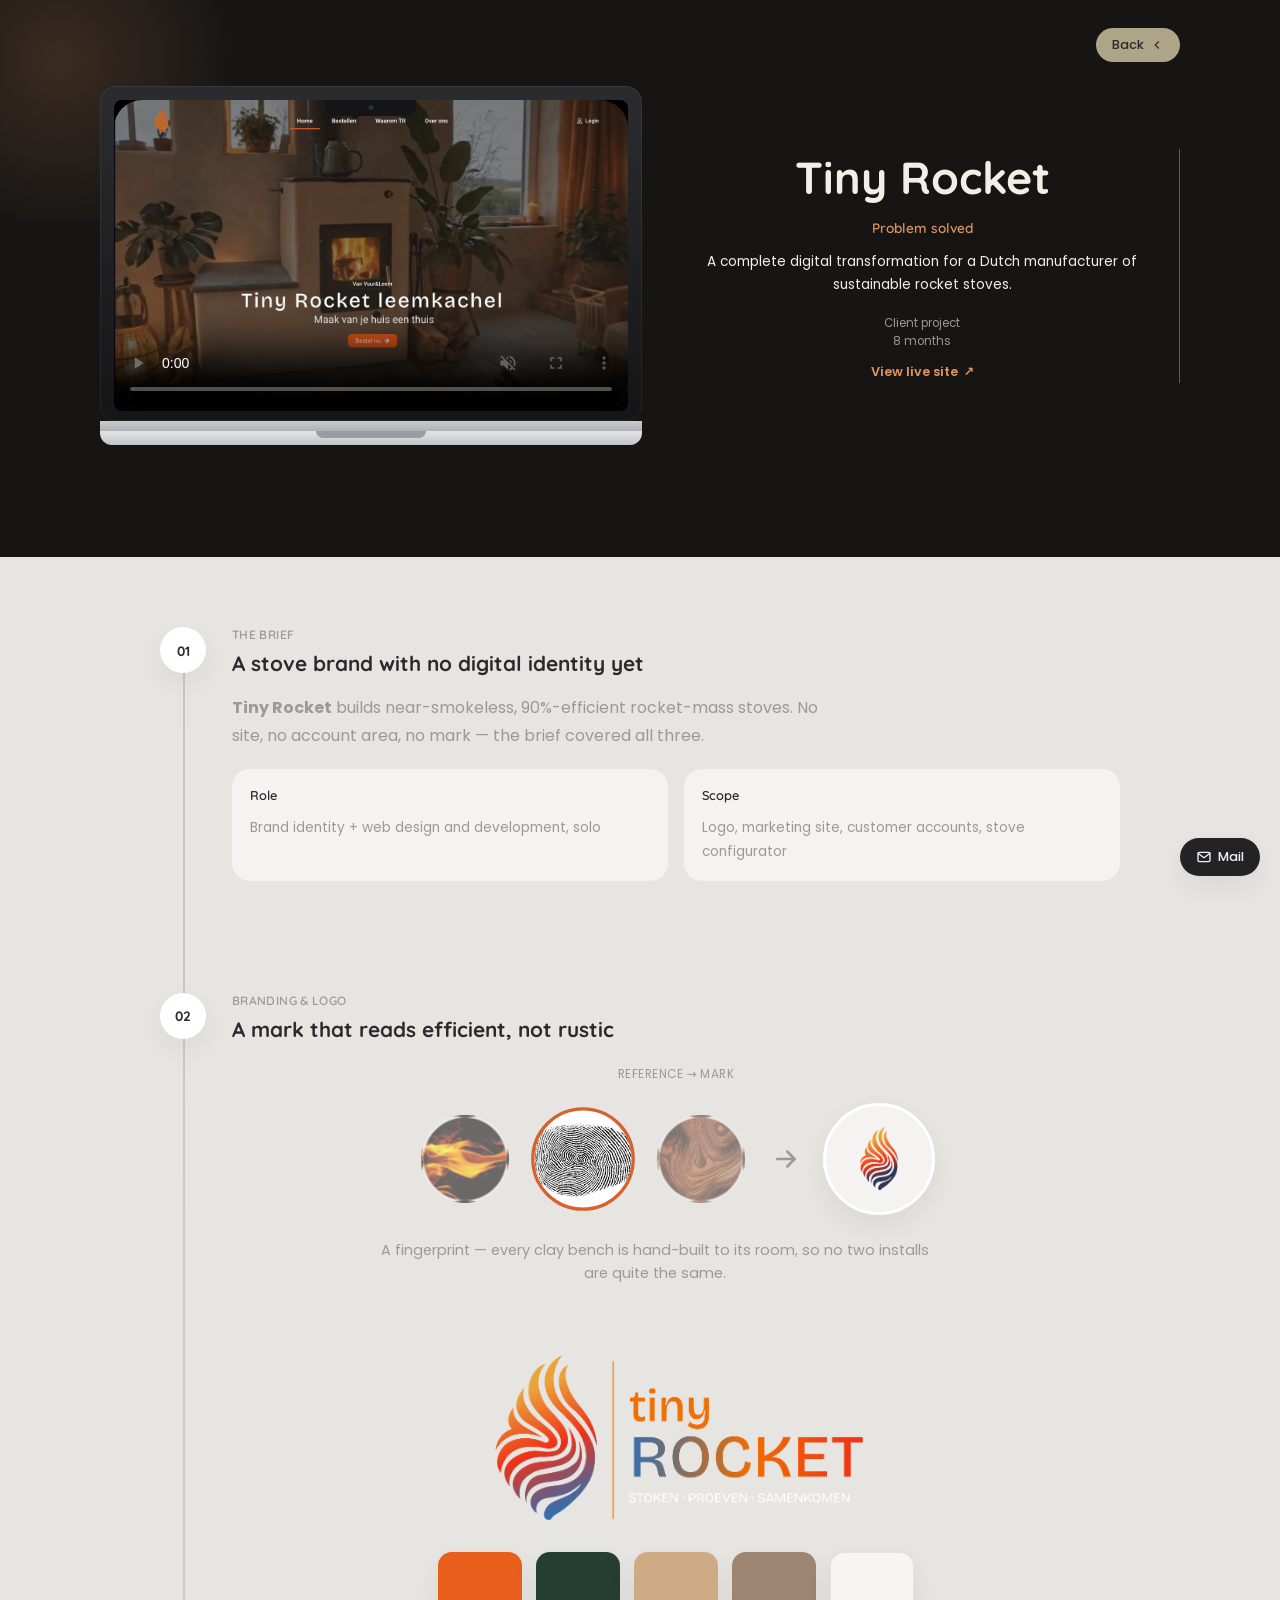
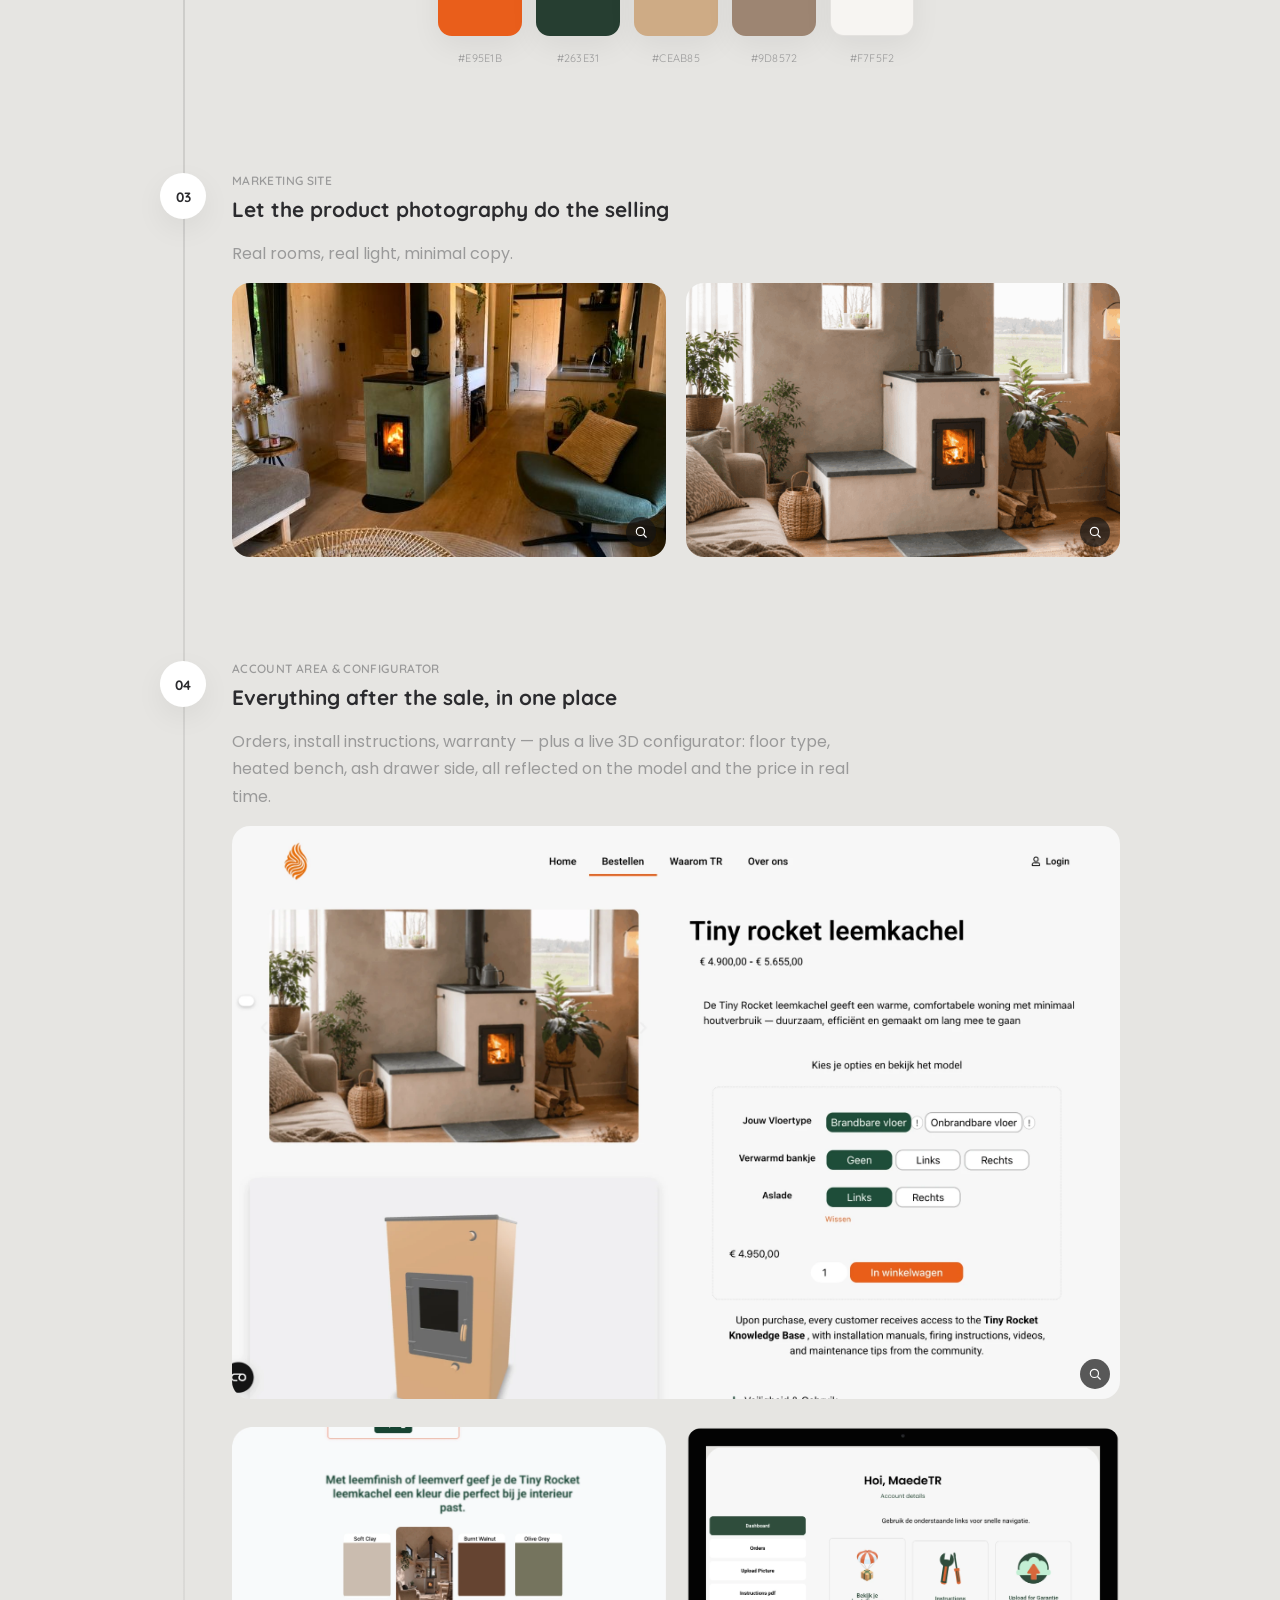
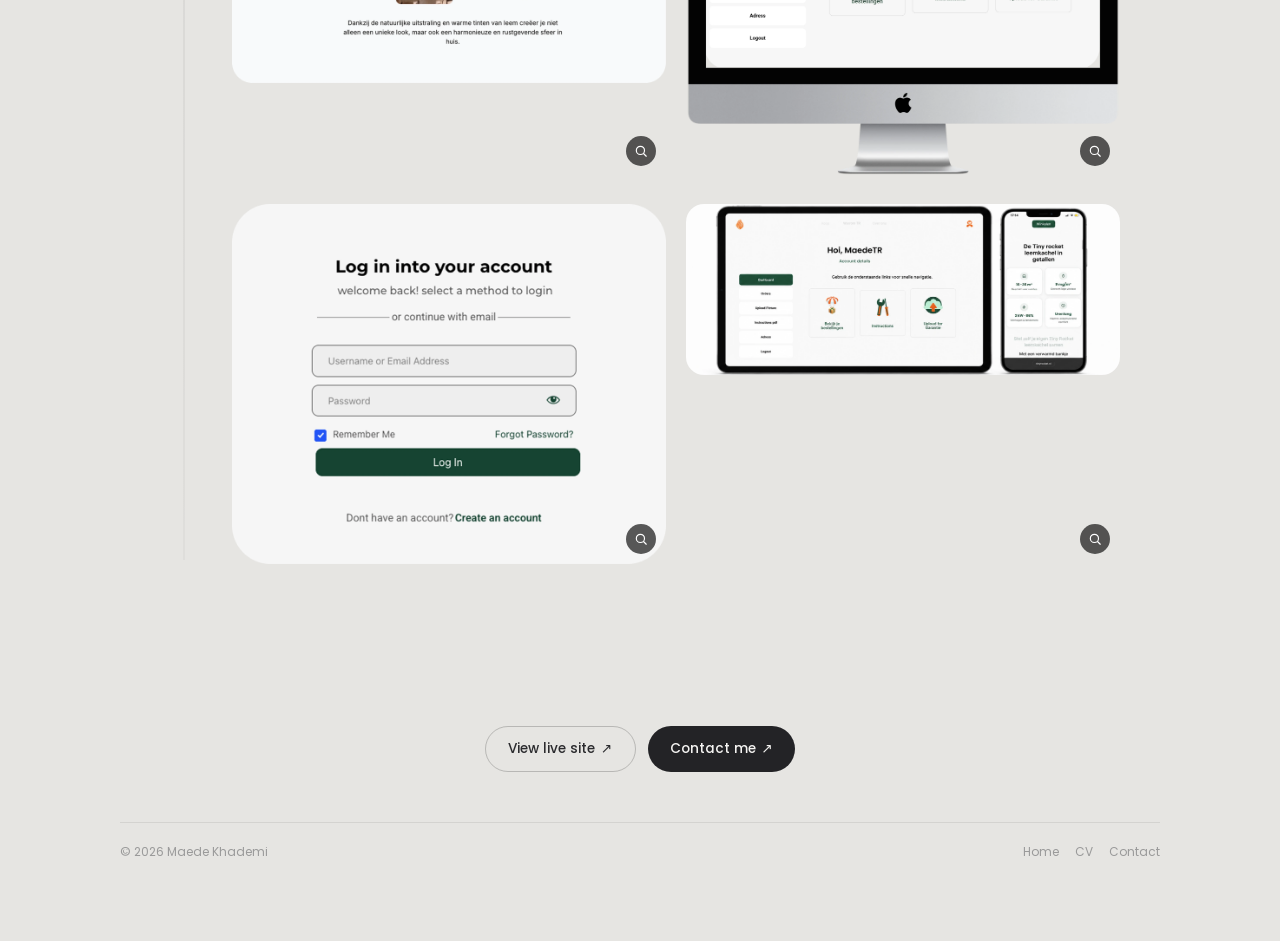
<file: projects/tiny-rocket.html>
<!DOCTYPE html>
<html lang="en">
<head>
<meta charset="UTF-8">
<meta name="viewport" content="width=device-width, initial-scale=1.0">
<title>Tiny Rocket — Case Study | Maede Khademi</title>
<meta name="description" content="Branding, marketing site and a live 3D stove configurator, designed and built for a Dutch sustainable-stove brand.">
<!-- TODO: replace YOUR-DOMAIN-HERE.com below once the portfolio has a final hosting domain -->
<meta property="og:type" content="article">
<meta property="og:title" content="Tiny Rocket — Case Study | Maede Khademi">
<meta property="og:description" content="Branding, marketing site and a live 3D stove configurator, designed and built for a Dutch sustainable-stove brand.">
<meta property="og:image" content="https://YOUR-DOMAIN-HERE.com/images/tiny-rocket-poster.jpg">
<meta property="og:url" content="https://YOUR-DOMAIN-HERE.com/projects/tiny-rocket.html">
<meta name="twitter:card" content="summary_large_image">
<meta name="twitter:title" content="Tiny Rocket — Case Study | Maede Khademi">
<meta name="twitter:description" content="Branding, marketing site and a live 3D stove configurator, designed and built for a Dutch sustainable-stove brand.">
<link rel="preconnect" href="https://fonts.googleapis.com">
<link rel="preconnect" href="https://fonts.gstatic.com" crossorigin>
<link href="https://fonts.googleapis.com/css2?family=Quicksand:wght@500;600;700&family=Poppins:wght@300;400;500;600&display=swap" rel="stylesheet">
<link rel="stylesheet" href="../styles.css?v=1790759449_38296">
</head>
<body>

<a class="floating-mail" href="mailto:maedekhademi@outlook.com" aria-label="Email Maede">
  <svg viewBox="0 0 24 24" width="16" height="16" fill="none" stroke="currentColor" stroke-width="2" stroke-linecap="round" stroke-linejoin="round"><path d="M3 6.5 12 13l9-6.5"/><rect x="3" y="5" width="18" height="14" rx="2"/></svg>
  Mail
</a>

<main>
  <section class="case-study">
    <div class="case-study__glow"></div>
    <div class="case-study__topbar">
      <a class="case-study__back" href="../index.html#projects">
        Back
        <svg viewBox="0 0 24 24" width="14" height="14" fill="none" stroke="currentColor" stroke-width="2"><path d="M15 18l-6-6 6-6"/></svg>
      </a>
    </div>
    <div class="case-study__hero">
      <div class="case-study__media">
        <div class="mac-mockup">
          <div class="mac-mockup__lid">
            <div class="mac-mockup__notch"></div>
            <div class="mac-mockup__screen">
              <video src="../videos/tiny-rocket-demo.mp4" poster="../images/tiny-rocket-poster.jpg" autoplay muted loop playsinline controls></video>
            </div>
          </div>
          <div class="mac-mockup__hinge"></div>
          <div class="mac-mockup__base"></div>
        </div>
      </div>
      <div class="case-study__info">
        <h1>Tiny Rocket</h1>
        <span class="case-study__eyebrow">Problem solved</span>
        <p class="case-study__problem">A complete digital transformation for a Dutch manufacturer of sustainable rocket stoves.</p>
        <div class="case-study__meta">
          <span>Client project</span><br>
          <span>8 months</span>
        </div>
        <a href="https://tinyrocket.nl/" target="_blank" rel="noopener" class="case-study__cta">View live site <span class="arrow">↗</span></a>
      </div>
    </div>
  </section>

  <section class="section">
    <div class="flow">

      <div class="flow__step">
        <span class="flow__num">01</span>
        <span class="section-label">The brief</span>
        <h3 class="section-heading">A stove brand with no digital identity yet</h3>
        <p><strong>Tiny Rocket</strong> builds near-smokeless, 90%-efficient rocket-mass stoves. No site, no account area, no mark — the brief covered all three.</p>
        <div class="brief-grid">
          <div class="brief-card"><span class="brief-card__label">Role</span><p>Brand identity + web design and development, solo</p></div>
          <div class="brief-card"><span class="brief-card__label">Scope</span><p>Logo, marketing site, customer accounts, stove configurator</p></div>
        </div>
      </div>

      <div class="flow__step">
        <span class="flow__num">02</span>
        <span class="section-label">Branding &amp; logo</span>
        <h3 class="section-heading">A mark that reads efficient, not rustic</h3>
        <div class="logo-process">
          <span class="logo-process__label">Reference → mark</span>
          <div class="logo-process__circles">
            <button class="logo-process__circle is-active" style="background-image:url(../images/tr-circle-flame.png)" data-caption="Real flame — the combustion the stove is built around, and the reason the icon had to glow, not sit flat." aria-label="Flame reference"></button>
            <button class="logo-process__circle" style="background-image:url(../images/tr-circle-fingerprint.png)" data-caption="A fingerprint — every clay bench is hand-built to its room, so no two installs are quite the same." aria-label="Fingerprint reference"></button>
            <button class="logo-process__circle" style="background-image:url(../images/tr-circle-wood.webp)" data-caption="Timber grain — the material the stoves actually sit in, and where the mark's warm palette comes from." aria-label="Wood grain reference"></button>
            <svg class="logo-process__arrow" viewBox="0 0 24 24" width="22" height="22" fill="none" stroke="currentColor" stroke-width="2" stroke-linecap="round"><path d="M5 12h14M13 6l6 6-6 6"/></svg>
            <div class="logo-process__result"><img src="../images/tr-logo-icon.png" alt="Tiny Rocket icon, distilled from flame, fingerprint and timber references"></div>
          </div>
          <p class="logo-process__caption">Real flame — the combustion the stove is built around, and the reason the icon had to glow, not sit flat.</p>
          <img class="logo-process__full" src="../images/tr-logo-full.png" alt="Tiny Rocket full logo lockup: flame icon beside the tiny ROCKET wordmark">
        </div>
        <div class="color-palette">
          <div class="color-swatch"><div class="color-swatch__chip" style="background:#e95e1b"></div><span class="color-swatch__hex">#E95E1B</span></div>
          <div class="color-swatch"><div class="color-swatch__chip" style="background:#263e31"></div><span class="color-swatch__hex">#263E31</span></div>
          <div class="color-swatch"><div class="color-swatch__chip" style="background:#ceab85"></div><span class="color-swatch__hex">#CEAB85</span></div>
          <div class="color-swatch"><div class="color-swatch__chip" style="background:#9d8572"></div><span class="color-swatch__hex">#9D8572</span></div>
          <div class="color-swatch"><div class="color-swatch__chip" style="background:#f7f5f2;border:1px solid rgba(0,0,0,.08)"></div><span class="color-swatch__hex">#F7F5F2</span></div>
        </div>
      </div>

      <div class="flow__step">
        <span class="flow__num">03</span>
        <span class="section-label">Marketing site</span>
        <h3 class="section-heading">Let the product photography do the selling</h3>
        <p>Real rooms, real light, minimal copy.</p>
        <div class="two-photo">
          <img class="full-image full-image--flat" src="../images/tr-live-kitchen.jpeg" alt="Tiny Rocket stove installed in a tiny house kitchen, beside a staircase to the loft">
          <img class="full-image full-image--flat" src="../images/tr-live-creme.png" alt="Cream-coloured Tiny Rocket stove with a heated bench, countryside view through the window">
        </div>
      </div>

      <div class="flow__step">
        <span class="flow__num">04</span>
        <span class="section-label">Account area &amp; configurator</span>
        <h3 class="section-heading">Everything after the sale, in one place</h3>
        <p>Orders, install instructions, warranty — plus a live 3D configurator: floor type, heated bench, ash drawer side, all reflected on the model and the price in real time.</p>
        <img class="full-image full-image--flat" src="../images/tr-live-configurator-desktop.webp" alt="Tiny Rocket product page with live 3D stove configurator: floor type, heated bench and ash drawer options updating the model and price">
        <div class="two-photo" style="margin-top:28px;">
          <img class="full-image full-image--flat" src="../images/tr-web-leemfinish.webp" alt="Leemfinish and leemverf finish picker section with colour swatches">
          <img class="full-image full-image--flat" src="../images/tr-web-dashboard-real.webp" alt="Full account dashboard: Hoi, MaedeTR, with orders, instructions and warranty-upload shortcuts">
        </div>
        <div class="two-photo" style="margin-top:28px;">
          <img class="full-image full-image--flat" src="../images/tr-web-login.webp" alt="Log in into your account screen">
          <img class="full-image full-image--flat" src="../images/tr-web-responsive.webp" alt="Tiny Rocket site shown responsively on tablet and phone mockups">
        </div>
      </div>

    </div>
  </section>

  <section class="section footer-section">
    <div class="center">
      <div class="center__actions">
        <a href="https://tinyrocket.nl/" target="_blank" rel="noopener" class="btn btn--outline">View live site <span class="arrow">↗</span></a>
        <a href="mailto:maedekhademi@outlook.com" class="btn btn--dark">Contact me <span class="arrow">↗</span></a>
      </div>
    </div>
    <footer class="footer">
      <span>© <span id="year"></span> Maede Khademi</span>
      <div class="footer__links">
        <a href="../index.html#home">Home</a>
        <a href="../files/MKH-CV.pdf" target="_blank" rel="noopener">CV</a>
        <a href="../index.html#contact">Contact</a>
      </div>
    </footer>
  </section>
</main>

<script src="../script.js?v=1790759449_38296"></script>
<script>document.getElementById('year').textContent = new Date().getFullYear();</script>
</body>
</html>
</file>
<file: styles.css>
:root{
  --bg:#e6e5e2;
  --card:#f4f3f1;
  --card-alt:#ffffff;
  --ink:#2b2b2e;
  --ink-soft:#9a9a9a;
  --dark-pill:#232326;
  --dark-pill-text:#f4f3f1;
  --radius-lg:28px;
  --radius-md:18px;
  --radius-sm:999px;
  --max:1080px;
  --shadow:0 10px 30px rgba(0,0,0,.06);
}

*{box-sizing:border-box;}
html{scroll-behavior:smooth;}
body{
  margin:0;
  background:var(--bg);
  color:var(--ink);
  font-family:'Poppins',system-ui,sans-serif;
  font-weight:400;
  -webkit-font-smoothing:antialiased;
}
h1,h2,h3{
  font-family:'Quicksand',sans-serif;
  font-weight:700;
  margin:0;
}
p{line-height:1.7;color:var(--ink);}
a{color:inherit;text-decoration:none;}
.dark{color:var(--ink);}
.gray{color:var(--ink-soft);}

/* Intro splash: wordmark -> drop -> falls away into the hero */
.intro-splash{
  position:fixed;
  inset:0;
  z-index:9998;
  background:#141311;
  display:flex;
  align-items:center;
  justify-content:center;
  overflow:hidden;
  transition:opacity .7s ease;
}
.intro-splash.is-hidden{opacity:0;pointer-events:none;}
.intro-splash__text{
  position:relative;
  z-index:1;
  max-width:80vw;
  font-family:'Quicksand',sans-serif;
  font-weight:400;
  font-size:clamp(1.1rem,3.4vw,1.7rem);
  color:#8a8f9c;
  letter-spacing:.04em;
  text-align:center;
  opacity:0;
  transform:translateY(8px);
  transition:opacity .6s ease,transform .6s ease;
}
.intro-splash__accent{
  color:#f4f3f1;
  text-decoration:underline;
  text-underline-offset:5px;
}
.intro-splash.is-text-visible .intro-splash__text{opacity:1;transform:translateY(0);}

/* Intro drop: a single element that grows to cover the screen, then shrinks
   in place into the decorative hero blob, so it reads as one continuous shape */
.intro-drop{
  position:fixed;
  z-index:9999;
  left:50%;
  top:-10%;
  width:0;
  height:0;
  border-radius:60% 40% 55% 45%/45% 60% 40% 55%;
  background:#46566e;
  transform:translate(-50%,0);
  transition:width 1.4s cubic-bezier(.45,0,.2,1),height 1.4s cubic-bezier(.45,0,.2,1);
  animation:introBlobMorph 4s ease-in-out infinite, blobColorFlow 14s ease-in-out infinite;
  pointer-events:none;
}
.intro-drop.is-covering{width:300vmax;height:300vmax;}
.intro-drop.is-behind{z-index:0;}
.intro-drop.is-settling{
  transform:none;
  transition:top .9s cubic-bezier(.45,0,.2,1),left .9s cubic-bezier(.45,0,.2,1),
    width .9s cubic-bezier(.45,0,.2,1),height .9s cubic-bezier(.45,0,.2,1),opacity .9s ease;
}
@keyframes blobColorFlow{0%,100%{background-position:0% 0%}50%{background-position:100% 100%}}
@keyframes introBlobMorph{
  0%,100%{border-radius:60% 40% 55% 45%/45% 60% 40% 55%;}
  33%{border-radius:45% 55% 40% 60%/55% 45% 60% 40%;}
  66%{border-radius:55% 45% 60% 40%/40% 55% 45% 60%;}
}

/* Top nav */
.topnav{
  position:sticky;
  top:0;
  z-index:50;
  display:flex;
  justify-content:center;
  padding:16px 0;
  margin-bottom:8px;
  background:color-mix(in srgb, var(--bg) 88%, transparent);
  backdrop-filter:blur(10px);
  -webkit-backdrop-filter:blur(10px);
}
.topnav__pill{
  background:var(--card-alt);
  border-radius:var(--radius-sm);
  padding:10px;
  display:flex;
  gap:4px;
  box-shadow:var(--shadow);
}
.topnav__link{
  padding:10px 20px;
  border-radius:var(--radius-sm);
  font-size:.85rem;
  font-weight:500;
  color:var(--ink-soft);
  transition:background .25s ease,color .25s ease;
}
.topnav__link.is-active,
.topnav__link:hover{
  background:var(--dark-pill);
  color:var(--dark-pill-text);
}

/* Floating mail button */
.floating-mail{
  position:fixed;
  right:20px;
  bottom:24px;
  z-index:50;
  display:inline-flex;
  align-items:center;
  gap:6px;
  background:var(--dark-pill);
  color:var(--dark-pill-text);
  padding:10px 16px;
  border-radius:var(--radius-sm);
  font-size:.8rem;
  font-weight:500;
  box-shadow:var(--shadow);
  transition:transform .2s ease;
}
.floating-mail:hover{transform:translateY(-2px);}

main{max-width:var(--max);margin:0 auto;padding:0 20px 40px;}
.section{padding:64px 0;}
.section__title{
  text-align:center;
  font-size:1.4rem;
  margin-bottom:28px;
  letter-spacing:.02em;
}

/* reveal-on-scroll */
.reveal{opacity:0;transform:translateY(18px);transition:opacity .7s ease,transform .7s ease;}
.reveal.is-visible{opacity:1;transform:translateY(0);}

/* Card base */
.card{
  background:var(--card);
  border-radius:var(--radius-lg);
  box-shadow:var(--shadow);
}

/* HERO */
.hero{
  position:relative;
  padding-top:100px;
  padding-bottom:220px;
  min-height:78vh;
  display:flex;
  align-items:center;
  justify-content:center;
}
.hero__blob{
  position:absolute;
  z-index:0;
  top:50%;
  left:50%;
  width:min(90vw,640px);
  height:min(90vw,640px);
  background-color:#46566e;
  background-image:radial-gradient(circle at 22% 28%,#f47a3c 0%,transparent 52%),radial-gradient(circle at 78% 22%,#7c5cff 0%,transparent 55%),radial-gradient(circle at 72% 80%,#14b8a6 0%,transparent 52%),radial-gradient(circle at 24% 82%,#ec4899 0%,transparent 48%);
  background-size:140% 140%;
  border-radius:60% 40% 55% 45%/45% 60% 40% 55%;
  animation:introBlobMorph 8s ease-in-out infinite, blobColorFlow 14s ease-in-out infinite;
  opacity:0;
  transform:translate(-50%,-50%) scale(.85);
  transition:opacity 1s ease .1s,transform 1s ease .1s;
  pointer-events:none;
}
.hero__blob.is-visible{opacity:.3;transform:translate(-50%,-50%) scale(1);}
.hero__orbit{
  position:absolute;
  z-index:0;
  top:50%;
  left:50%;
  width:min(95vw,720px);
  height:min(95vw,720px);
  transform:translate(-50%,-50%);
  opacity:0;
  transition:opacity 1s ease .3s;
  animation:heroOrbitSpin 30s linear infinite;
  pointer-events:none;
}
.hero__orbit.is-visible{opacity:1;}
.hero__orbit-text{
  font-family:'Quicksand',sans-serif;
  font-size:8px;
  letter-spacing:.08em;
  fill:var(--ink-soft);
  text-transform:uppercase;
}
/* SVG font-size scales with the element's rendered size, and the orbit
   grows a lot on wide screens — dial the text back down to compensate. */
@media (min-width:821px){
  .hero__orbit-text{font-size:4.5px;}
}
@keyframes heroOrbitSpin{to{transform:translate(-50%,-50%) rotate(360deg);}}
.hero__card{
  position:relative;
  z-index:1;
  padding:56px 32px 64px;
  text-align:center;
  width:100%;
}
.hero__headline{
  font-size:clamp(1.5rem,4vw,2.4rem);
  line-height:1.7;
}
.badge{
  display:inline-block;
  width:1.7em;
  height:1.1333em;
  border-radius:50%;
  vertical-align:middle;
  margin:0 3px;
  background:linear-gradient(135deg,var(--from),var(--to));
}
img.badge--photo{
  border-radius:0;
  background:none;
  object-fit:contain;
}
.hero__sub{
  max-width:480px;
  margin:20px auto 28px;
  color:var(--ink-soft);
  font-size:.85rem;
}
.btn{
  display:inline-flex;
  align-items:center;
  gap:6px;
  background:var(--dark-pill);
  color:var(--dark-pill-text);
  padding:12px 22px;
  border-radius:var(--radius-sm);
  font-size:.85rem;
  font-weight:500;
  border:none;
  cursor:pointer;
  transition:transform .2s ease,opacity .2s ease;
}
.btn:hover{transform:translateY(-2px);}
.btn--sm{padding:9px 16px;font-size:.78rem;margin-top:6px;}
.btn--outline{background:transparent;border:1px solid rgba(0,0,0,.2);color:var(--ink);}
.arrow{display:inline-block;}
.center{text-align:center;margin-top:28px;}
.center-text{text-align:center;max-width:640px;margin:0 auto 8px;}
.center__actions{display:inline-flex;gap:12px;flex-wrap:wrap;justify-content:center;}
.todo-flag{
  display:inline-block;
  background:#fff3b0;
  color:#5c4a00;
  font-size:.7rem;
  font-weight:600;
  padding:2px 8px;
  border-radius:6px;
  margin-left:2px;
}
.color-palette{
  display:flex;
  gap:14px;
  flex-wrap:wrap;
  justify-content:center;
  max-width:420px;
  margin:32px auto 0;
}
@media (min-width:821px){
  .color-palette{max-width:600px;}
}
.color-swatch{width:84px;text-align:center;}
.color-swatch__chip{width:84px;height:84px;border-radius:14px;box-shadow:var(--shadow);margin-bottom:8px;}
.color-swatch__hex{font-size:.68rem;color:var(--ink-soft);font-family:'Quicksand',sans-serif;letter-spacing:.02em;}

/* Grid (still used by Expertise/Tools etc.) */
.grid{display:grid;gap:22px;}
.grid--2{grid-template-columns:repeat(2,1fr);}
.grid--3{grid-template-columns:repeat(3,1fr);}

/* Big, bold project showcase: full-width stacked panels */
.project-list{display:flex;flex-direction:column;gap:clamp(48px,8vw,96px);}
.project-panel{
  display:block;
  position:relative;
  cursor:pointer;
  text-decoration:none;
}
.project-panel__index{
  display:block;
  font-family:'Quicksand',sans-serif;
  font-weight:700;
  font-size:.8rem;
  letter-spacing:.08em;
  color:var(--ink-soft);
  margin-bottom:14px;
}
.project-panel__media{
  position:relative;
  height:clamp(320px,52vw,640px);
  border-radius:var(--radius-lg);
  overflow:hidden;
  box-shadow:var(--shadow);
  background:var(--card);
}
.project-panel__parallax{
  width:100%;
  height:128%;
  margin-top:-14%;
  will-change:transform;
}
.project-panel__img{
  width:100%;
  height:100%;
  object-fit:cover;
  display:block;
  filter:saturate(.92);
  transition:transform .6s cubic-bezier(.2,.7,.3,1),filter .5s ease;
}
.project-panel:hover .project-panel__img{
  transform:scale(1.045);
  filter:saturate(1.05);
}
.project-panel__info{
  display:flex;
  flex-wrap:wrap;
  align-items:baseline;
  justify-content:space-between;
  gap:16px;
  margin-top:28px;
}
.project-panel__title{
  font-family:'Quicksand',sans-serif;
  font-weight:700;
  font-size:clamp(1.2rem,2.2vw,1.7rem);
  line-height:1.2;
  letter-spacing:-.01em;
  max-width:26ch;
  margin:0;
}
.project-panel__text{max-width:520px;}
.project-panel__desc{
  margin:10px 0 0;
  font-size:.95rem;
  line-height:1.6;
  color:var(--ink-soft);
}
.project-panel__meta{
  display:flex;
  flex-wrap:wrap;
  align-items:center;
  gap:8px;
  font-size:.75rem;
  flex-shrink:0;
}
@media (max-width:700px){
  .project-panel__info{flex-direction:column;align-items:flex-start;}
  .project-panel__title{max-width:none;}
}

/* Word-by-word headline reveal (see script.js initRevealWords) */
.reveal-word{
  display:inline-block;
  overflow:hidden;
  vertical-align:top;
}
.reveal-word span{
  display:inline-block;
  transform:translateY(110%);
  transition:transform .6s cubic-bezier(.2,.7,.2,1);
}
[data-reveal-words].is-revealed .reveal-word span{transform:translateY(0);}

.proj-card__meta{
  display:flex;
  flex-wrap:wrap;
  align-items:center;
  gap:8px;
  margin-top:14px;
  font-size:.75rem;
}
.proj-card__kind{font-weight:600;margin-right:auto;}
.tag{
  background:var(--card-alt);
  border-radius:var(--radius-sm);
  padding:5px 12px;
  color:var(--ink-soft);
  font-size:.7rem;
  box-shadow:0 2px 6px rgba(0,0,0,.05);
}

/* Expertise */
.expertise{text-align:center;}
.pill-row{
  display:flex;
  flex-wrap:wrap;
  justify-content:center;
  gap:10px;
  margin-bottom:26px;
}
.pill{
  background:var(--card);
  border-radius:var(--radius-sm);
  padding:9px 18px;
  font-size:.8rem;
  box-shadow:var(--shadow);
}
.lead-text{
  font-family:'Quicksand',sans-serif;
  font-weight:600;
  font-size:1.15rem;
  max-width:680px;
  margin:0 auto;
  color:var(--ink);
}
.lead-text .gray{font-weight:500;}

/* Tools */
.tools-grid{
  display:grid;
  grid-template-columns:repeat(3,1fr);
  gap:16px;
}
.tool{
  background:var(--card);
  border-radius:var(--radius-md);
  padding:14px 18px;
  box-shadow:var(--shadow);
}
.tool__row{
  display:flex;
  justify-content:space-between;
  font-size:.8rem;
  margin-bottom:8px;
}
.tool__bar{
  height:6px;
  background:rgba(0,0,0,.08);
  border-radius:var(--radius-sm);
  overflow:hidden;
}
.tool__fill{
  height:100%;
  width:0;
  background:var(--dark-pill);
  border-radius:var(--radius-sm);
  transition:width 1.1s cubic-bezier(.16,.84,.44,1);
}

/* Carousel */
.carousel{
  background:var(--card);
  border-radius:var(--radius-lg);
  box-shadow:var(--shadow);
  padding:28px;
  overflow:hidden;
}
.carousel__track{position:relative;}
.carousel__slide:not(.is-active){display:none;}
.carousel__slide.is-active{animation:fadeSlide .35s ease;}
@keyframes fadeSlide{from{opacity:0;}to{opacity:1;}}
.landing-slide{
  display:flex;
  flex-direction:column;
  align-items:center;
  text-align:center;
  gap:18px;
}
.landing-slide__copy h3{font-size:1.6rem;margin-bottom:0;}
.landing-slide__copy p{font-size:.85rem;color:var(--ink-soft);margin-bottom:6px;}
.landing-slide__art{
  order:-1;
  width:100%;
  max-width:520px;
  height:320px;
  border-radius:var(--radius-md);
  overflow:hidden;
}
.landing-slide__art img{width:100%;height:100%;object-fit:cover;}
.stat-row{
  display:flex;
  gap:22px;
  margin-top:22px;
}
.stat strong{display:block;font-family:'Quicksand',sans-serif;font-size:1.3rem;}
.stat span{font-size:.68rem;color:var(--ink-soft);}
.carousel__nav{
  display:flex;
  align-items:center;
  justify-content:center;
  gap:16px;
  margin-top:22px;
}
.carousel__label{font-size:.8rem;color:var(--ink-soft);}
.carousel__btn{
  width:34px;height:34px;
  border-radius:50%;
  border:none;
  background:var(--card-alt);
  box-shadow:var(--shadow);
  font-size:1.1rem;
  cursor:pointer;
  transition:background .2s ease,color .2s ease;
}
.carousel__btn:hover{background:var(--dark-pill);color:var(--dark-pill-text);}

/* Landing pages carousel: box fits the image's own size, nav overlaid on top of it */
#landingCarousel{padding:0;}
#landingCarousel .landing-slide{gap:0;}
#landingCarousel .landing-slide__art{
  position:relative;
  width:100%;
  max-width:560px;
  margin:0 auto;
  height:auto;
  line-height:0;
}
#landingCarousel .landing-slide__art img{width:100%;height:auto;display:block;object-fit:initial;}
#landingCarousel .landing-slide__copy{padding:24px 28px 28px;}
.landing-slide__btn{
  position:absolute;
  top:50%;
  transform:translateY(-50%);
}
.landing-slide__btn--next{right:16px;}
.landing-slide__btn:not(.landing-slide__btn--next){left:16px;}

.sw-slide{
  display:flex;
  flex-direction:column;
  align-items:center;
  text-align:center;
  gap:14px;
}
.sw-slide__art{
  order:-1;
  width:100%;
  max-width:520px;
  height:320px;
  border-radius:var(--radius-md);
  overflow:hidden;
}
.sw-slide__art img{width:100%;height:100%;object-fit:cover;}
.sw-slide__caption{text-align:center;font-size:.75rem;color:var(--ink-soft);}

/* About */
.about-card{
  display:grid;
  grid-template-columns:.9fr 1.1fr;
  gap:0;
  overflow:hidden;
  align-items:stretch;
}
.about-card__photo{
  background:linear-gradient(160deg,#8c98a4,#4b5563);
  min-height:260px;
  width:100%;
  height:100%;
  object-fit:cover;
  border-radius:var(--radius-lg) 0 0 var(--radius-lg);
}
.about-card__copy{
  padding:36px 40px;
  display:flex;
  flex-direction:column;
  justify-content:center;
  gap:10px;
}
.about-card__copy h2{margin-bottom:6px;}
.about-card__copy p{font-size:.85rem;color:var(--ink-soft);margin:0;}

/* Experience cards */
.exp-card{
  background:var(--card);
  border-radius:var(--radius-lg);
  padding:22px;
  box-shadow:var(--shadow);
  font-size:.8rem;
}
.exp-card header{margin-bottom:10px;}
.exp-card__row{
  display:flex;
  justify-content:space-between;
  align-items:baseline;
  font-size:.85rem;
}
.exp-card__row span{font-size:.68rem;color:var(--ink-soft);}
.exp-card__sub{color:var(--ink-soft);font-size:.72rem;margin-top:2px;}
.exp-card p{color:var(--ink-soft);font-size:.78rem;margin:0 0 10px;}
.exp-card__toggle{
  display:flex;
  margin:0 auto;
  background:none;
  border:none;
  cursor:pointer;
  color:var(--ink);
  transition:transform .3s ease;
}
.exp-card__toggle[aria-expanded="true"]{transform:rotate(180deg);}
.exp-card__list{
  list-style:none;
  margin:0;
  padding:0;
  max-height:0;
  overflow:hidden;
  transition:max-height .35s ease;
}
.exp-card__list li{
  padding:8px 0;
  border-top:1px solid rgba(0,0,0,.06);
  color:var(--ink-soft);
  font-size:.75rem;
}
.exp-card__list li:first-child{border-top:none;padding-top:12px;}

/* Footer */
.footer-section{padding-bottom:40px;}
.footer{
  margin-top:50px;
  display:flex;
  justify-content:space-between;
  align-items:center;
  font-size:.75rem;
  color:var(--ink-soft);
  border-top:1px solid rgba(0,0,0,.08);
  padding-top:20px;
}
.footer__links{display:flex;gap:16px;}
.footer__links a:hover{color:var(--ink);}

/* Responsive */
@media (max-width:820px){
  .grid--2{grid-template-columns:1fr;}
  .grid--3{grid-template-columns:1fr;}
  .tools-grid{grid-template-columns:1fr;}
  .about-card{grid-template-columns:1fr;}
  .about-card__photo{border-radius:var(--radius-lg) var(--radius-lg) 0 0;min-height:180px;}
  .footer{flex-direction:column;gap:10px;text-align:center;}
}
@media (max-width:480px){
  .hero__card{padding:40px 20px 48px;}
  .section{padding:44px 0;}
  .hero{padding-bottom:220px;}
}

/* Project detail pages */
.back-link{
  display:inline-flex;
  align-items:center;
  gap:6px;
  font-size:.85rem;
  font-weight:500;
  color:var(--ink-soft);
  transition:color .2s ease;
}
.back-link:hover{color:var(--ink);}
.project-header{padding-top:20px;text-align:center;}
.project-header .proj-card__kind{
  display:block;
  font-size:.8rem;
  color:var(--ink-soft);
  margin-bottom:10px;
}
.project-header h1{
  font-size:clamp(1.8rem,5vw,2.6rem);
  margin-bottom:14px;
}
.project-header .pill-row{margin-bottom:0;}
.project-hero{
  border-radius:var(--radius-lg);
  overflow:hidden;
  box-shadow:var(--shadow);
  background:var(--card);
}
.project-hero img{
  width:100%;
  display:block;
}
.project-hero--placeholder{
  min-height:320px;
  display:flex;
  align-items:center;
  justify-content:center;
}
.project-hero--placeholder .thumb__laptop{
  width:60%;
  height:140px;
}
.project-body{
  max-width:680px;
  margin:0 auto;
}
.project-body p{
  color:var(--ink-soft);
  margin-bottom:16px;
}
.project-body p:last-child{margin-bottom:0;}
.project-body__lede{
  font-family:'Quicksand',sans-serif;
  font-weight:600;
  font-size:1.15rem;
  color:var(--ink) !important;
  margin-bottom:28px !important;
}
.project-body h3{
  font-size:1rem;
  margin:32px 0 10px;
}
.project-body h3:first-of-type{margin-top:0;}
.brief-grid{
  display:grid;
  grid-template-columns:1fr 1fr;
  gap:16px;
  margin:20px 0 8px;
}
.brief-card{
  background:var(--card);
  border-radius:var(--radius-md);
  padding:18px;
}
.brief-card__label{
  display:block;
  font-family:'Quicksand',sans-serif;
  font-weight:600;
  color:var(--ink);
  font-size:.8rem;
  margin-bottom:8px;
}
.brief-card p{margin-bottom:0;font-size:.85rem;}
@media (max-width:560px){
  .brief-grid{grid-template-columns:1fr;}
}

/* MacBook Pro video mockup */
.mac-mockup{
  width:100%;
  max-width:640px;
  margin:0 auto;
  user-select:none;
}
.mac-mockup__lid{
  background:linear-gradient(180deg,#2b2c2f,#151517);
  border-radius:16px;
  padding:14px 14px 10px;
  box-shadow:inset 0 0 0 1px rgba(255,255,255,.06);
}
.mac-mockup__notch{
  width:90px;
  height:16px;
  margin:0 auto -16px;
  background:#151517;
  border-radius:0 0 10px 10px;
  position:relative;
  z-index:2;
}
.mac-mockup__notch::after{
  content:"";
  position:absolute;
  top:5px;left:50%;
  width:5px;height:5px;
  transform:translateX(-50%);
  border-radius:50%;
  background:#2a2f3a;
}
.mac-mockup__screen{
  border-radius:8px;
  overflow:hidden;
  background:#000;
  aspect-ratio:1280/776;
}
.mac-mockup__screen video{
  width:100%;
  height:100%;
  object-fit:cover;
  display:block;
}
.mac-mockup__hinge{
  height:10px;
  background:linear-gradient(180deg,#c9cbce,#aeb0b3);
}
.mac-mockup__base{
  height:14px;
  background:linear-gradient(180deg,#e2e3e5,#c3c5c8);
  border-radius:0 0 12px 12px;
  position:relative;
}
.mac-mockup__base::after{
  content:"";
  position:absolute;
  top:0;left:50%;
  width:110px;height:7px;
  transform:translateX(-50%);
  background:#9a9ca0;
  border-radius:0 0 8px 8px;
}
.mac-mockup__caption{
  text-align:center;
  font-size:.75rem;
  color:var(--ink-soft);
  margin-top:14px;
}

/* Case study hero — matches the Figma case-study frames */
.case-study{
  --cs-bg:#161514;
  --cs-text:#f2efe9;
  --cs-text-soft:#9c9891;
  --cs-accent:#e0925f;
  --cs-pill-bg:#aea488;
  --cs-pill-text:#2b2926;
  background:var(--cs-bg);
  color:var(--cs-text);
  padding:28px 20px 112px;
  position:relative;
  overflow:hidden;
  width:100vw;
  margin-left:calc(50% - 50vw);
  margin-right:calc(50% - 50vw);
}
.case-study--light{
  --cs-bg:var(--bg);
  --cs-text:#181716;
  --cs-text-soft:#7a766e;
  --cs-accent:#e0b23f;
  --cs-pill-bg:#fdfcf9;
  --cs-pill-text:#181716;
}
.case-study--light .case-study__back{border:1px solid rgba(0,0,0,.12);}
.case-study__glow{
  position:absolute;
  top:-120px; left:-120px;
  width:360px; height:360px;
  background:radial-gradient(circle, var(--cs-accent) 0%, transparent 70%);
  opacity:.18;
  pointer-events:none;
}
.case-study__topbar{
  max-width:var(--max);
  margin:0 auto 24px;
  display:flex;
  justify-content:flex-end;
  position:relative;
  z-index:1;
}
.case-study__back{
  display:inline-flex;
  align-items:center;
  gap:6px;
  background:var(--cs-pill-bg);
  color:var(--cs-pill-text);
  padding:8px 16px;
  border-radius:var(--radius-sm);
  font-size:.8rem;
  font-weight:500;
  transition:transform .2s ease;
}
.case-study__back:hover{transform:translateY(-2px);}
.case-study__hero{
  max-width:var(--max);
  margin:0 auto;
  display:grid;
  grid-template-columns:1.05fr .95fr;
  gap:48px;
  align-items:center;
  position:relative;
  z-index:1;
}
.case-study__media{min-width:0;}
.case-study__hero--fan{min-height:520px;}
.fan-media{
  position:relative;
  min-width:0;
  height:100%;
  min-height:460px;
}
.fan-media__left{
  position:absolute;
  left:-6%;
  top:50%;
  transform:translateY(-50%);
  width:112%;
  max-width:none;
  filter:drop-shadow(0 25px 40px rgba(0,0,0,.4));
}
.fan-media__right{
  position:absolute;
  right:-18%;
  top:6%;
  width:92%;
  max-width:none;
  opacity:1;
  z-index:0;
  filter:drop-shadow(0 20px 35px rgba(0,0,0,.4));
}
.fan-media__left{z-index:1;}
.fan-media__center{
  position:absolute;
  left:56%;
  top:48%;
  transform:translate(-50%,-50%);
  width:34%;
  max-width:none;
  z-index:2;
  filter:drop-shadow(0 30px 50px rgba(0,0,0,.5));
}
@media (max-width:820px){
  .fan-media__center{width:40%;left:52%;top:46%;}
}
@media (max-width:820px){
  .case-study__hero--fan{min-height:0;}
  .fan-media{min-height:380px;margin-bottom:20px;}
  .fan-media__right,
  .fan-media__left{display:none;}
  .fan-media__center{
    position:relative;
    left:auto;top:auto;transform:none;
    width:62%;
    max-width:230px;
    margin:0 auto;
    display:block;
  }
}
.case-study__media img,
.case-study__media video{
  width:100%;
  display:block;
  border-radius:var(--radius-lg);
  box-shadow:0 30px 60px rgba(0,0,0,.35);
}
.phone-row{
  display:flex;
  align-items:flex-end;
  justify-content:center;
  gap:14px;
}
.phone-row > img{
  width:auto;
  height:auto;
  max-width:32%;
  max-height:340px;
  object-fit:contain;
  border-radius:14px;
  box-shadow:0 20px 40px rgba(0,0,0,.35);
}
.phone-row--mockups{align-items:flex-end;gap:0;}
@media (max-width:820px){
  .phone-row{flex-wrap:wrap;}
  .phone-row > img{max-width:47%;max-height:260px;}
}

/* Snapp hero: three phone mockups placed side by side, cascading down-right */
.snapp-hero{
  position:relative;
  width:100%;
  max-width:640px;
  margin:0 auto;
  height:460px;
}
.snapp-hero__phone{
  position:absolute;
  width:31%;
  max-width:210px;
  filter:drop-shadow(0 10px 14px rgba(0,0,0,.18));
}
.snapp-hero__phone--1{top:0;left:-2%;z-index:1;}
.snapp-hero__phone--2{top:12%;left:32%;z-index:3;}
.snapp-hero__phone--3{top:26%;left:65%;z-index:2;}
@media (max-width:600px){
  .snapp-hero{height:360px;max-width:420px;}
  .snapp-hero__phone{max-width:150px;}
}
.case-study__info{
  text-align:center;
  padding-right:24px;
  border-right:1px solid color-mix(in srgb, var(--cs-accent) 50%, transparent);
}
.case-study__info h1{
  font-family:'Quicksand',sans-serif;
  font-weight:700;
  font-size:clamp(2rem,4vw,2.8rem);
  margin:0 0 14px;
  color:var(--cs-text);
}
.case-study__eyebrow{
  display:block;
  font-family:'Quicksand',sans-serif;
  font-weight:600;
  font-size:.85rem;
  color:var(--cs-accent);
  margin-bottom:10px;
}
.case-study__problem{
  color:var(--cs-text);
  font-size:.85rem;
  line-height:1.7;
  margin-bottom:18px;
}
.case-study__meta{
  font-size:.72rem;
  color:var(--cs-text-soft);
  line-height:1.6;
}
.case-study__tools{
  font-size:.72rem;
  color:var(--cs-text-soft);
  margin:14px 0 0;
  letter-spacing:.02em;
}
.case-study__cta{
  display:inline-flex;
  align-items:center;
  gap:6px;
  margin-top:12px;
  font-size:.8rem;
  font-weight:600;
  color:var(--cs-accent);
}
.case-study__cta:hover{text-decoration:underline;}
@media (max-width:820px){
  .case-study__hero{grid-template-columns:1fr;text-align:center;}
  .case-study__info{border-right:none;padding-right:0;}
}
.case-study__solo{
  max-width:var(--max);
  margin:0 auto 24px;
  text-align:center;
  position:relative;
  z-index:1;
}
.case-study__solo h1{
  font-family:'Quicksand',sans-serif;
  font-weight:700;
  font-size:clamp(1.8rem,4vw,2.6rem);
  color:var(--cs-text);
  margin:6px 0 0;
}
.case-study__media--full{
  max-width:var(--max);
  margin:0 auto;
  position:relative;
  z-index:1;
}

/* Full case-study body sections (below the dark hero) */
.full-image{
  width:100%;
  display:block;
  border-radius:var(--radius-lg);
  box-shadow:var(--shadow);
}
.full-image--flat{box-shadow:none;border-radius:var(--radius-md);cursor:zoom-in;}
@media (max-width:700px){
  .flow__step > .full-image--flat,
  .flow__step > .img-zoom-wrap{
    width:calc(100% + 52px);
    margin-left:-52px;
  }
}
.img-zoom-wrap{position:relative;display:block;}
.img-zoom-badge{
  position:absolute;
  bottom:10px;
  right:10px;
  width:30px;
  height:30px;
  border-radius:50%;
  background:rgba(20,20,20,.7);
  color:#fff;
  display:flex;
  align-items:center;
  justify-content:center;
  pointer-events:none;
}
.full-image--nobg{
  width:auto;
  max-width:85%;
  margin:0 auto;
  border-radius:0;
}

/* Tap-to-zoom lightbox for flat process images (sketches, wireframes, etc.) —
   these are often wide composites that shrink to illegible thumbnails on mobile */
.img-lightbox{
  position:fixed;
  inset:0;
  z-index:9999;
  display:flex;
  align-items:center;
  justify-content:center;
  padding:28px;
  background:rgba(10,10,10,.88);
  opacity:0;
  pointer-events:none;
  transition:opacity .2s ease;
}
.img-lightbox.is-open{opacity:1;pointer-events:auto;}
.img-lightbox img{
  max-width:100%;
  max-height:100%;
  border-radius:10px;
  box-shadow:0 30px 70px rgba(0,0,0,.5);
  cursor:zoom-out;
}
.img-lightbox__close{
  position:absolute;
  top:18px;
  right:18px;
  width:38px;
  height:38px;
  border-radius:50%;
  border:none;
  background:rgba(255,255,255,.12);
  color:#fff;
  font-size:1.4rem;
  line-height:1;
  cursor:pointer;
  display:flex;
  align-items:center;
  justify-content:center;
}
.img-lightbox__close:hover{background:rgba(255,255,255,.22);}
.section-label{
  font-family:'Quicksand',sans-serif;
  font-weight:600;
  font-size:.75rem;
  letter-spacing:.03em;
  text-transform:uppercase;
  color:var(--ink-soft);
  display:block;
  margin-bottom:8px;
  text-align:center;
}
.section-heading{
  font-family:'Quicksand',sans-serif;
  font-weight:700;
  font-size:1.3rem;
  text-align:center;
  max-width:640px;
  margin:0 auto 24px;
}
.stack{display:flex;flex-direction:column;gap:20px;}
.project-wide{max-width:900px;margin:0 auto;}

/* Numbered process flow — the case-study body */
.flow{
  position:relative;
  max-width:960px;
  margin:0 auto;
  padding-left:72px;
}
.flow::before{
  content:"";
  position:absolute;
  left:23px;
  top:10px;
  bottom:10px;
  width:2px;
  background:linear-gradient(180deg, rgba(0,0,0,.14), rgba(0,0,0,.03));
}
.flow__step{
  position:relative;
  padding:52px 0;
}
.flow__step:first-of-type{padding-top:6px;}
.flow__step:last-of-type{padding-bottom:6px;}
.flow__num{
  position:absolute;
  left:-72px;
  top:52px;
  width:46px;
  height:46px;
  border-radius:50%;
  background:var(--card-alt);
  box-shadow:var(--shadow);
  display:flex;
  align-items:center;
  justify-content:center;
  font-family:'Quicksand',sans-serif;
  font-weight:700;
  font-size:.85rem;
  color:var(--ink);
  z-index:1;
}
.flow__step:first-of-type .flow__num{top:6px;}
.flow__step .section-label,
.flow__step .section-heading{text-align:left;margin-left:0;}
.flow__step .section-heading{margin-bottom:18px;max-width:100%;}
.flow__step p{color:var(--ink-soft);margin-bottom:16px;max-width:62ch;}
.flow__step p:last-child{margin-bottom:0;}
@media (max-width:700px){
  .flow{padding-left:52px;}
  .flow::before{left:15px;}
  .flow__num{left:-52px;width:34px;height:34px;font-size:.72rem;}
}
.phone-grid{
  display:grid;
  grid-template-columns:repeat(auto-fit, minmax(190px, 1fr));
  gap:18px;
  align-items:start;
}
@media (min-width:821px){
  .phone-grid{grid-template-columns:repeat(auto-fit, minmax(280px, 1fr));gap:24px;}
}
.phone-grid img{
  width:100%;
  height:auto;
  display:block;
  border-radius:14px;
  box-shadow:var(--shadow);
}
.two-photo{
  display:grid;
  grid-template-columns:1fr 1fr;
  gap:20px;
}
.two-photo img{width:100%;border-radius:var(--radius-md);}
@media (max-width:640px){
  .two-photo{grid-template-columns:1fr;}
}

/* Side-by-side sketches of very different aspect ratios (portrait phone + wide
   process diagram): match their heights instead of forcing equal-width columns,
   so neither gets stretched or squeezed illegible */
.sketch-pair{
  display:flex;
  align-items:center;
  justify-content:center;
  gap:24px;
  margin-top:20px;
}
.sketch-pair .full-image{
  width:auto;
  height:340px;
  max-width:100%;
  margin:0;
}
@media (max-width:820px){
  .sketch-pair .full-image{height:260px;}
}
@media (max-width:640px){
  .sketch-pair{flex-direction:column;}
  .sketch-pair .full-image{width:100%;height:auto;max-width:320px;}
}

/* iPhone mockup */
.phone-marquee{
  overflow-x:auto;
  overflow-y:hidden;
  margin-top:48px;
  margin-left:-20px;
  margin-right:-20px;
  padding-left:20px;
  padding-right:20px;
  -webkit-overflow-scrolling:touch;
  scrollbar-width:none;
  cursor:grab;
  -webkit-mask-image:linear-gradient(to right, transparent, black 24px, black calc(100% - 24px), transparent);
  mask-image:linear-gradient(to right, transparent, black 24px, black calc(100% - 24px), transparent);
}
.phone-marquee::-webkit-scrollbar{display:none;}
.phone-marquee:active{cursor:grabbing;}
.phone-marquee__track{
  display:flex;
  width:max-content;
}
.phone-tiles{
  display:flex;
  gap:28px;
  align-items:start;
  padding:32px 0;
  flex-shrink:0;
}
.phone-tile{position:relative;width:210px;flex-shrink:0;}
.phone-tile__caption{
  text-align:center;
  font-size:.75rem;
  color:var(--ink-soft);
  margin-top:14px;
}
.iphone{
  position:relative;
  width:100%;
  max-width:250px;
  margin:0 auto;
  aspect-ratio:9/19.3;
  background:linear-gradient(155deg,#3a3a3d,#111112);
  border-radius:15% / 7.2%;
  padding:3.2%;
  box-shadow:0 25px 50px rgba(0,0,0,.3), inset 0 0 0 1.5px rgba(255,255,255,.08);
}
.iphone::before,
.iphone::after{
  content:"";
  position:absolute;
  left:-2px;
  width:2px;
  background:#232326;
  border-radius:2px 0 0 2px;
}
.iphone::before{top:19%;height:7%;}
.iphone::after{top:29%;height:12%;}
.iphone__screen{
  position:relative;
  width:100%;
  height:100%;
  border-radius:12% / 5.8%;
  overflow:hidden;
  background:#fff;
}
.iphone__screen img{
  width:100%;
  height:100%;
  object-fit:cover;
  object-position:top center;
  display:block;
}
.iphone__notch{
  position:absolute;
  top:0;
  left:50%;
  transform:translateX(-50%);
  width:32%;
  height:3.4%;
  background:#111;
  border-radius:0 0 40% 40%;
  z-index:2;
}
.iphone__home{
  position:absolute;
  bottom:1.6%;
  left:50%;
  transform:translateX(-50%);
  width:32%;
  height:.6%;
  background:rgba(0,0,0,.55);
  border-radius:4px;
  z-index:2;
}
.iphone--sm{
  width:32%;
  max-width:190px;
  flex-shrink:0;
  margin:0;
}
.phone-row--mockups .iphone--sm:nth-child(1){margin-right:-18px;transform:rotate(-4deg);z-index:1;}
.phone-row--mockups .iphone--sm:nth-child(3){margin-left:-18px;transform:rotate(4deg);z-index:1;}
.iphone--lead{width:34%;max-width:200px;z-index:2;}

/* Cart sheet stacked in front of another phone */
.phone-tile--stacked{padding-bottom:46px;}
.cart-sheet{
  position:absolute;
  left:50%;
  bottom:-6%;
  transform:translateX(-42%) rotate(3deg);
  width:78%;
  border-radius:18px;
  overflow:hidden;
  box-shadow:0 20px 40px rgba(0,0,0,.28);
  border:1px solid rgba(0,0,0,.06);
  z-index:3;
}
.cart-sheet img{width:100%;display:block;}
.cart-sheet__label{
  position:absolute;
  top:-11px;
  left:14px;
  background:var(--dark-pill);
  color:var(--dark-pill-text);
  font-size:.62rem;
  font-weight:600;
  font-family:'Quicksand',sans-serif;
  padding:3px 10px;
  border-radius:var(--radius-sm);
  z-index:4;
}
@media (max-width:560px){
  .phone-tiles{gap:16px;}
  .phone-tile{width:140px;}
}
@media (max-width:380px){
  .phone-tiles--static{flex-wrap:wrap;justify-content:center;row-gap:36px;}
}

/* Full-bleed showcase slides: edge-to-edge, escaping main's side padding */
.full-bleed-slide{
  display:block;
  width:calc(100% + 40px);
  max-width:none;
  margin:24px -20px;
}
.full-bleed-slide:first-child{margin-top:0;}

/* Interactive site map: recreated from Figma components instead of a flat image */
.sitemap{margin-top:24px;margin-left:-20px;margin-right:-20px;position:relative;}
.sitemap__scroll{
  position:relative;
  height:640px;
  overflow:auto;
  background:
    radial-gradient(circle, rgba(0,0,0,.06) 1px, transparent 1px) 0 0/22px 22px,
    var(--card);
  box-shadow:var(--shadow);
  cursor:grab;
}
.sitemap__scroll.is-dragging{cursor:grabbing;user-select:none;}
.sitemap__canvas-outer{
  position:relative;
  width:1700px;
  height:990px;
}
.sitemap__canvas{
  position:relative;
  width:1700px;
  height:990px;
  transform-origin:0 0;
}
.sitemap__zoom{
  position:absolute;
  top:12px;
  right:32px;
  z-index:3;
  display:flex;
  gap:6px;
  background:rgba(255,255,255,.92);
  padding:6px;
  border-radius:var(--radius-sm);
  box-shadow:var(--shadow);
}
.sitemap__zoom-btn{
  width:30px;
  height:30px;
  border:none;
  border-radius:8px;
  background:var(--card-alt,#fff);
  color:var(--ink);
  font-size:1rem;
  line-height:1;
  cursor:pointer;
  display:flex;
  align-items:center;
  justify-content:center;
  transition:background .15s ease;
}
.sitemap__zoom-btn:hover{background:#eee;}
.sitemap__zoom-btn--fit{width:auto;padding:0 10px;font-size:.7rem;font-weight:600;font-family:'Quicksand',sans-serif;}
.sitemap__edges{
  position:absolute;
  inset:0;
  width:100%;
  height:100%;
  overflow:visible;
  pointer-events:none;
}
.sitemap__edges path{
  fill:none;
  stroke:rgba(0,0,0,.22);
  stroke-width:1.5;
  transition:stroke .2s ease,stroke-width .2s ease;
}
.sitemap__edges path.is-active{stroke:var(--cs-accent,#e0b23f);stroke-width:2.5;}
.sitemap__edges circle{fill:#fff;stroke:rgba(0,0,0,.3);stroke-width:1.5;transition:stroke .2s ease;}
.sitemap__edges circle.is-active{stroke:var(--cs-accent,#e0b23f);}

.sm-node{
  position:absolute;
  background:#fff;
  border-radius:10px;
  box-shadow:0 8px 24px rgba(0,0,0,.1);
  overflow:hidden;
  font-family:'Poppins',sans-serif;
  z-index:1;
  transition:box-shadow .2s ease;
}
.sm-node.is-active{box-shadow:0 0 0 2px var(--cs-accent,#e0b23f),0 12px 28px rgba(0,0,0,.16);z-index:2;}
.sm-node__bar{
  display:flex;
  gap:5px;
  padding:8px 10px;
  background:#2f2f31;
}
.sm-node__bar span{width:7px;height:7px;border-radius:50%;background:#57565b;}
.sm-node__bar span:nth-child(1){background:#e8685f;}
.sm-node__bar span:nth-child(2){background:#e8b95f;}
.sm-node__bar span:nth-child(3){background:#5fbf5a;}
.sm-node__title{
  font-family:'Quicksand',sans-serif;
  font-weight:700;
  font-size:.82rem;
  padding:9px 10px 7px;
  color:var(--ink);
}
.sm-row{
  font-size:.7rem;
  padding:7px 10px;
  border-top:1px solid rgba(0,0,0,.05);
  color:var(--ink);
}
.sm-row--plain{background:#eef0f3;}
.sm-row--link{background:#dde8fb;}
.sm-row--component{background:#e7defa;}
.sm-row--auth{background:#f7defa;}
.sm-row[data-target]{cursor:pointer;position:relative;}
.sm-row[data-target]:hover{filter:brightness(.95);}
.sm-row[data-target].is-active{outline:2px solid var(--cs-accent,#e0b23f);outline-offset:-2px;}
.sitemap__hint{
  margin:10px 2px 0;
  font-size:.72rem;
  color:var(--ink-soft);
  text-align:center;
}

.persona{
  display:grid;
  grid-template-columns:.8fr 1.2fr;
  gap:28px;
  align-items:center;
  margin-top:24px;
}
.persona__photo{
  width:100%;
  border-radius:var(--radius-md);
  box-shadow:var(--shadow);
  display:block;
}
.persona__text p{margin-bottom:14px;}
.persona__text p:last-child{margin-bottom:0;}
@media (max-width:640px){
  .persona{grid-template-columns:1fr;}
}

/* Dashboard UI recreation (Pulse) */
.dash-card{
  background:#1c1c1c;
  border-radius:var(--radius-lg);
  padding:22px;
  color:#e8e8e6;
  box-shadow:var(--shadow);
}
.dash-card__top{
  display:flex;
  justify-content:space-between;
  align-items:flex-start;
  margin-bottom:18px;
  flex-wrap:wrap;
  gap:10px;
}
.dash-card__title{font-family:'Quicksand',sans-serif;font-weight:600;font-size:.95rem;}
.dash-card__sub{font-size:.68rem;color:#9a9a97;margin-top:2px;}
.dash-pill-row{display:flex;gap:6px;}
.dash-pill{
  background:#3a3a37;
  color:#cfcfcb;
  font-size:.65rem;
  font-weight:600;
  padding:5px 11px;
  border-radius:var(--radius-sm);
}
.dash-pill--active{background:#d9dba0;color:#2b2b26;}
.dash-kpis{
  display:grid;
  grid-template-columns:repeat(auto-fit,minmax(115px,1fr));
  gap:12px;
  margin-bottom:16px;
}
.dash-kpi{background:#262624;border-radius:var(--radius-md);padding:12px 14px;}
.dash-kpi__label{font-size:.62rem;color:#9a9a97;}
.dash-kpi__value{font-family:'Quicksand',sans-serif;font-weight:700;font-size:1.15rem;margin-top:4px;}
.dash-kpi__delta{font-size:.62rem;margin-top:4px;color:#8fae8a;}
.dash-kpi__delta--warn{color:#e0925f;}
.dash-charts{
  display:grid;
  grid-template-columns:1.3fr 1fr;
  gap:12px;
  margin-bottom:16px;
}
.dash-chart-box{background:#262624;border-radius:var(--radius-md);padding:12px 14px;}
.dash-chart-box__label{font-size:.62rem;color:#9a9a97;margin-bottom:8px;}
.dash-bars{display:flex;align-items:flex-end;gap:8px;height:70px;}
.dash-bars span{flex:1;border-radius:3px 3px 0 0;background:#7a97b8;}
.dash-bars span:first-child{background:#e0925f;}
.dash-bars--labeled{display:flex;gap:8px;margin-top:4px;}
.dash-bars--labeled span{flex:1;text-align:center;font-size:.55rem;color:#8a8a87;}
.ask-pulse{background:#262624;border-radius:var(--radius-md);padding:12px 14px;}
.ask-pulse__q{
  font-size:.72rem;
  background:#1c1c1c;
  border-radius:var(--radius-sm);
  padding:7px 12px;
  display:inline-block;
  margin-bottom:8px;
}
.ask-pulse__a{font-size:.68rem;color:#b8b8b5;border-left:2px solid #d9dba0;padding-left:10px;line-height:1.6;}
@media (max-width:640px){
  .dash-charts{grid-template-columns:1fr;}
}

.data-table{width:100%;border-collapse:collapse;font-size:.76rem;}
.data-table th{
  text-align:left;
  font-weight:600;
  color:var(--ink-soft);
  font-size:.64rem;
  text-transform:uppercase;
  letter-spacing:.02em;
  padding:8px 10px;
  border-bottom:1px solid rgba(0,0,0,.1);
}
.data-table td{padding:10px;border-bottom:1px solid rgba(0,0,0,.06);}
.status-pill{font-size:.65rem;padding:3px 10px;border-radius:var(--radius-sm);font-weight:600;white-space:nowrap;}
.status-pill--ok{background:#dcead9;color:#3a6b34;}
.status-pill--risk{background:#f6dcd6;color:#a8422f;}
.data-table-wrap{overflow-x:auto;background:var(--card);border-radius:var(--radius-lg);padding:8px 16px;}

/* Brand mark (Tiny Rocket) */
.brand-mark{
  background:#141311;
  border-radius:var(--radius-md);
  padding:22px;
  box-shadow:var(--shadow);
}
.brand-mark img{width:100%;display:block;border-radius:10px;}
.brand-swatches{
  display:flex;
  gap:10px;
  margin-top:18px;
}
.brand-swatch{
  flex:1;
  height:40px;
  border-radius:10px;
}
.brand-swatch__label{
  display:block;
  font-size:.6rem;
  color:var(--ink-soft);
  text-align:center;
  margin-top:6px;
}

/* Account app mockup (Tiny Rocket) */
.account-screen{
  background:#f6f5f2;
  height:100%;
  padding:34px 16px 16px;
  font-family:'Poppins',sans-serif;
}
.account-screen__greeting{
  font-family:'Quicksand',sans-serif;
  font-weight:700;
  font-size:.85rem;
  color:#1c2b1f;
}
.account-screen__sub{font-size:.56rem;color:#8a8f86;margin-top:2px;}
.account-screen__row{
  display:flex;
  align-items:center;
  gap:10px;
  background:#fff;
  border-radius:12px;
  padding:10px 12px;
  margin-top:10px;
  box-shadow:0 4px 10px rgba(0,0,0,.04);
}
.account-screen__icon{
  width:26px;height:26px;
  border-radius:50%;
  display:flex;align-items:center;justify-content:center;
  font-size:.75rem;
  flex-shrink:0;
}
.account-screen__row span{font-size:.6rem;color:#2b2b26;}

/* Interactive logo process (Tiny Rocket) */
.logo-process{
  max-width:420px;
  margin:24px auto 0;
  text-align:center;
}
.logo-process__label{
  display:block;
  font-size:.66rem;
  letter-spacing:.04em;
  text-transform:uppercase;
  color:var(--ink-soft);
  margin-bottom:14px;
}
.logo-process__circles{
  display:flex;
  align-items:center;
  justify-content:center;
  gap:14px;
}
.logo-process__circle{
  width:64px;height:64px;
  border-radius:50%;
  background-size:cover;
  background-position:center;
  border:2px solid transparent;
  padding:0;
  cursor:pointer;
  opacity:.55;
  transform:scale(.92);
  transition:opacity .25s ease, transform .25s ease, border-color .25s ease;
  flex-shrink:0;
}
.logo-process__circle:hover{opacity:.85;}
.logo-process__circle.is-active{
  opacity:1;
  transform:scale(1.08);
  border-color:#d9622c;
}
.logo-process__arrow{
  flex-shrink:0;
  color:var(--ink-soft);
}
.logo-process__result{
  width:76px;height:76px;
  border-radius:50%;
  background:var(--card);
  display:flex;
  align-items:center;
  justify-content:center;
  flex-shrink:0;
  border:2px solid var(--card-alt);
  box-shadow:var(--shadow);
}
.logo-process__result img{width:60%;height:60%;object-fit:contain;}
.logo-process__caption{
  min-height:44px;
  margin:18px 0 0;
  font-size:.78rem;
  color:var(--ink-soft);
  text-align:center;
  line-height:1.6;
  transition:opacity .2s ease;
}
.logo-process__full{
  display:block;
  width:100%;
  max-width:280px;
  margin:20px auto 0;
}
@media (min-width:821px){
  .logo-process{max-width:600px;}
  .logo-process__label{font-size:.74rem;margin-bottom:20px;}
  .logo-process__circles{gap:22px;}
  .logo-process__circle{width:96px;height:96px;border-width:3px;}
  .logo-process__arrow{width:30px;height:30px;}
  .logo-process__result{width:112px;height:112px;border-width:3px;}
  .logo-process__caption{font-size:.9rem;margin-top:24px;min-height:52px;}
  .logo-process__full{max-width:400px;margin-top:32px;}
}
@media (max-width:640px){
  .logo-process__circles{gap:10px;}
  .logo-process__circle{width:52px;height:52px;}
  .logo-process__arrow{width:20px;}
  .logo-process__result{width:60px;height:60px;}
}

/* Custom cursor: small red dot that tracks the mouse (desktop only, see script.js),
   growing into a "View" label when hovering a project card */
.cursor-dot{
  position:fixed;
  top:0;
  left:0;
  width:10px;
  height:10px;
  border-radius:50%;
  background:#e63946;
  pointer-events:none;
  z-index:9999;
  display:flex;
  align-items:center;
  justify-content:center;
  transform:translate(-50%,-50%);
  opacity:0;
  transition:opacity .2s ease, transform .08s ease-out, width .25s ease, height .25s ease;
}
.cursor-dot.is-active{opacity:1;}
.cursor-dot.is-hover{width:64px;height:64px;}
.cursor-dot__label{
  opacity:0;
  color:#fff;
  font-family:'Quicksand',sans-serif;
  font-weight:600;
  font-size:.75rem;
  letter-spacing:.02em;
  transition:opacity .15s ease;
}
.cursor-dot.is-hover .cursor-dot__label{opacity:1;}


/* Snapp panel: scroll-driven "research to screen" process, pinned inside the thumbnail */
.s2s{--t:0;--h:0;--m1:0;--m2:0;--m3:0;--m4:0;--pre:0;--g:0;--q:0;--pp:0;--s:0;--d:0;--c:0;--f:0;position:relative;height:475vh;margin-top:0}
.s2s-pin{position:sticky;top:96px;height:clamp(540px,calc(100vh - 120px),760px);display:flex;flex-direction:column;box-sizing:border-box;overflow:hidden;border-radius:var(--radius-lg);background:var(--card);box-shadow:var(--shadow)}
.s2s-main{position:relative;flex:1;min-height:0;display:grid;grid-template-columns:minmax(0,360px) auto;justify-content:center;align-items:center;gap:clamp(24px,4vw,56px);padding:0 clamp(16px,4vw,48px);box-sizing:border-box}
.s2s-copy{max-width:360px}
.s2s-steps{position:relative;height:250px}
.s2s-step{position:absolute;inset:0;opacity:0;transform:translateY(14px);transition:opacity .45s,transform .45s}
.s2s-step.on{opacity:1;transform:none}
.s2s-step h2{font-family:Quicksand,sans-serif;font-weight:700;font-size:clamp(22px,2.4vw,30px);line-height:1.1;letter-spacing:-.01em;margin:0 0 10px}
.s2s-num{display:block;width:max-content;font-family:Quicksand,sans-serif;font-weight:700;font-size:clamp(64px,8vw,104px);line-height:.85;letter-spacing:-.04em;color:var(--nc);text-shadow:4px 4px 0 color-mix(in srgb,var(--nc) 24%,transparent);margin:0 0 8px;transform:scale(.6) rotate(-12deg);transform-origin:left bottom;transition:transform .55s cubic-bezier(.34,1.56,.64,1)}
.s2s-step.on .s2s-num{transform:scale(1) rotate(-4deg)}
.s2s-step p{margin:0;color:#6a6a70;line-height:1.55;font-size:16px}
.s2s-nav{display:flex;gap:6px;margin-top:22px;flex-wrap:wrap}
.s2s-nav button{font:500 13px Poppins,system-ui,sans-serif;border:1px solid #d6d4ce;background:transparent;color:#6a6a70;border-radius:99px;padding:7px 13px;cursor:pointer;transition:.3s}
.s2s-nav button.on{background:var(--nc,#18181a);border-color:var(--nc,#18181a);color:#fff}

/* stage uses the phone image's own proportions (1481×2566) */
.s2s-stage{position:relative;height:calc(100% - 44px);aspect-ratio:1481/2566}
.s2s-screen{position:absolute;left:18.3%;top:6.59%;width:63.4%;height:79.54%}
.s2s .sk{fill:none;stroke:#3b3b3e;stroke-width:1.7;stroke-linecap:round;stroke-linejoin:round;stroke-dasharray:1 1;stroke-dashoffset:1}
.s2s .sk.lt{stroke:#7b7b80;stroke-width:1.1}
.s2s .sk-t{font-family:Quicksand,sans-serif;font-weight:600;fill:#2f2f33}
.s2s-sk{opacity:calc(1 - var(--s));filter:blur(calc(var(--s)*4px))}
/* research board */
.s2s-board{position:absolute;inset:0;pointer-events:none}
.s2s-note,.s2s-theme{position:absolute;box-sizing:border-box;
  --bx:calc(var(--x1)*(1 - var(--g)) + var(--x2)*var(--g));
  --by:calc(var(--y1)*(1 - var(--g)) + var(--y2)*var(--g));
  left:calc((var(--bx)*(1 - var(--q)) + 50*var(--q))*1%);
  top:calc((var(--by)*(1 - var(--q)) + 45*var(--q))*1%);
  opacity:calc(1 - var(--q))}
.s2s-note{width:44%;padding:10px 12px 12px;font:600 clamp(18px,1.6vw,22px)/1.05 Caveat,'Bradley Hand','Segoe Script',cursive;color:#2a2a2e;background:var(--bg,#fde68a);
  border-radius:3px;box-shadow:0 10px 22px -12px rgba(0,0,0,.45);
  transform:translate(-50%,-50%) rotate(calc((var(--r1)*(1 - var(--g)) + var(--r2,0)*var(--g))*1deg))
            scale(calc(clamp(0, var(--pre)*1.8 - var(--i)*.1, 1) * (1 - var(--q)*.7)))}
.s2s-note small{display:block;font:600 clamp(13px,1.1vw,16px)/1 Caveat,'Bradley Hand','Segoe Script',cursive;color:rgba(0,0,0,.5);margin-top:6px}
.s2s-theme{z-index:2;transform:translate(-50%,-50%) scale(calc(1 - var(--q)*.6));opacity:calc(var(--g) * (1 - var(--q)));
  font:600 12px Poppins,sans-serif;letter-spacing:.02em;background:#18181a;color:#fff;padding:7px 12px;border-radius:99px;white-space:nowrap}
.s2s-theme::before{content:"";display:inline-block;width:7px;height:7px;border-radius:50%;background:#f47a3c;margin-right:7px;vertical-align:1px}
.s2s svg{position:absolute;inset:0;width:100%;height:100%;overflow:visible}
.s2s .wf{fill:none;stroke:#18181a;stroke-width:1.8;stroke-linecap:round;stroke-linejoin:round;
  stroke-dasharray:1 1;stroke-dashoffset:calc(1 - clamp(0, var(--d)*1.7 - var(--i,0)*.035, 1));
  opacity:calc(1 - var(--c)*.75)}
.s2s .wf.soft{stroke:#9b9ba3;stroke-width:1.3}
.s2s .ink{opacity:calc(var(--c));transition:none}                 /* real text + colours */
.s2s .bar{fill:#d4d4d8;transform-box:fill-box;transform-origin:left center;
  transform:scaleX(calc(clamp(0, var(--d)*1.7 - var(--i,0)*.035, 1) * (1 - min(1, var(--c)*3))))}
.s2s .bg{opacity:var(--d)}
.s2s-final{position:absolute;inset:0;width:100%;height:100%;
  -webkit-mask-image:linear-gradient(to bottom,#000 calc(var(--f)*130% - 30%),transparent calc(var(--f)*130%));
          mask-image:linear-gradient(to bottom,#000 calc(var(--f)*130% - 30%),transparent calc(var(--f)*130%));
  transform:scale(calc(1.035 - var(--f)*.035))}
.s2s-scan{position:absolute;left:12%;right:12%;height:2px;top:calc(var(--f)*100%);background:#f47a3c;box-shadow:0 0 18px 4px rgba(244,122,60,.55);
  opacity:calc(min(var(--f)*8, (1 - var(--f))*8, 1))}
.s2s-chips{position:absolute;left:100%;top:22%;margin-left:18px;display:flex;flex-direction:column;gap:8px;opacity:calc(var(--c) * (1 - var(--f)))}
.s2s-chips div{display:flex;align-items:center;gap:8px;font-size:12px;color:#55555c;white-space:nowrap;background:#fff;border-radius:99px;padding:6px 12px 6px 6px;box-shadow:0 6px 18px -8px rgba(0,0,0,.25)}
.s2s-chips i{width:18px;height:18px;border-radius:50%;display:block;border:1px solid rgba(0,0,0,.08)}
.s2s-chips b{font:700 15px Quicksand,sans-serif;width:18px;text-align:center}

@media (max-width:820px){
  .s2s-pin{height:clamp(600px,calc(100vh - 110px),800px)}
  .s2s-main{grid-template-columns:1fr;grid-template-rows:auto 1fr;align-items:start;padding-top:20px;gap:12px}
  .s2s-stage{height:min(46vh,440px);justify-self:center}
  .s2s-steps{height:170px}.s2s-num{font-size:48px}.s2s-board{left:-55%;right:-55%}.s2s-note{width:36%;padding:6px 8px 8px;font-size:16px}.s2s-note small{font-size:12px;margin-top:3px}.s2s-theme{font-size:10px;padding:5px 9px}.s2s-step h2{font-size:24px}.s2s-step p{font-size:14px}
  .s2s-copy{order:2}.s2s-chips{display:none}
}
@media (prefers-reduced-motion:reduce){.s2s-step{transition:none}}
.project-panel--live .project-panel__info{display:flex;color:inherit;text-decoration:none;cursor:pointer;margin:0;padding:16px clamp(16px,3vw,32px);background:rgba(255,255,255,.72);backdrop-filter:blur(10px);-webkit-backdrop-filter:blur(10px);border-top:1px solid rgba(0,0,0,.06);position:relative;z-index:2;flex-shrink:0}
.project-panel--live .project-panel__title{font-size:clamp(1.05rem,1.8vw,1.35rem)}
.project-panel--live .project-panel__desc{margin-top:4px;font-size:.85rem}

/* End state: after the last step the heading and mockups come up, consistent with the page */
.s2s-copy,.s2s-stage{opacity:calc(1 - var(--t))}
.s2s.is-end .s2s-copy{pointer-events:none}
.s2s-end{position:absolute;inset:0;opacity:var(--t);pointer-events:none;overflow:hidden;background:radial-gradient(ellipse 80% 65% at 50% 100%,#fee59c 0%,#fff8e2 100%)}
.s2s.is-end .s2s-end{pointer-events:auto}
.s2s-end__inner{position:relative;height:100%;overflow:hidden;text-align:center}
.s2s-end__title{position:absolute;left:0;right:0;top:clamp(8px,2vw,24px);font-family:'Quicksand',sans-serif;font-weight:700;font-size:clamp(72px,13vw,160px);line-height:.9;letter-spacing:-.05em;color:var(--ink);margin:0;opacity:var(--h);transform:translateY(calc((1 - var(--h))*32px))}
.s2s-end__sub{position:absolute;left:0;right:0;top:clamp(86px,15.6vw,192px);font-size:.8rem;letter-spacing:.16em;text-transform:uppercase;color:var(--ink-soft);margin:0;opacity:var(--h)}
.s2s-end__stage{position:absolute;inset:0}
.s2s-m{position:absolute;bottom:0;display:block;width:auto;max-width:none;opacity:var(--p);translate:0 calc((1 - var(--p))*70px);scale:1;transition:scale .4s cubic-bezier(.2,.7,.3,1),filter .4s ease}
.s2s-m:hover{scale:1.035;filter:drop-shadow(0 16px 20px rgba(120,90,20,.25))}
.s2s-m1,.s2s-m4{border-radius:16px;box-shadow:0 18px 36px -14px rgba(90,70,10,.35)}
.s2s-m1{--p:var(--m1);left:13%;height:50%;rotate:-6deg;z-index:1}
.s2s-m2{--p:var(--m2);left:30%;height:70%;bottom:-5%;rotate:-2deg;z-index:2}
.s2s-m3{--p:var(--m3);left:46%;height:70%;bottom:-5%;rotate:2deg;z-index:3}
.s2s-m4{--p:var(--m4);right:13%;height:47%;rotate:6deg;z-index:1}
.s2s-nav button:focus-visible{outline:2px solid #d93a2b;outline-offset:2px}
@media (prefers-reduced-motion:reduce){.s2s-m,.s2s-num{transition:none}}

/* Title bar sits inside the media box on the other projects too */
.project-panel__media > .project-panel__info{position:absolute;left:0;right:0;bottom:0;margin:0;padding:16px clamp(16px,3vw,32px);background:rgba(255,255,255,.72);backdrop-filter:blur(10px);-webkit-backdrop-filter:blur(10px);border-top:1px solid rgba(0,0,0,.06);z-index:2}
.project-panel__media .project-panel__title{font-size:clamp(1.05rem,1.8vw,1.35rem)}
.project-panel__media .project-panel__desc{margin-top:4px;font-size:.85rem}
@media (max-width:700px){.project-panel__media{height:440px}}

/* Komtai (product design) case study */
.komtai-hero{width:100%;max-width:580px;margin:0 auto}
.komtai-hero__img{display:block;width:100%;height:auto}
.komtai-img{max-width:620px;margin-left:auto;margin-right:auto;background:#fff}
.project-panel__img--contain{object-fit:contain;padding:5% 14% 12%;box-sizing:border-box;background:#fff}

/* Komtai: interactive 3D viewer + parts */
.kv{background:var(--card-alt);border-radius:var(--radius-lg);box-shadow:var(--shadow);overflow:hidden;margin-top:8px}
.kv__stage{position:relative;height:clamp(340px,56vw,560px);background:radial-gradient(ellipse 70% 60% at 50% 55%,#fff 0%,#f1f2f4 100%);cursor:grab;touch-action:pan-y;user-select:none;-webkit-user-select:none}
.kv__stage.is-drag{cursor:grabbing}
.kv__poster,.kv__canvas{position:absolute;inset:0;width:100%;height:100%}
.kv__poster{object-fit:contain;padding:4%;box-sizing:border-box;transition:opacity .4s ease}
.kv__canvas{display:block;opacity:0;transition:opacity .4s ease}
.kv.is-live .kv__canvas{opacity:1}
.kv.is-live .kv__poster{opacity:0}
.kv__labels{position:absolute;inset:0;pointer-events:none;overflow:hidden}
.kv-label{position:absolute;left:0;top:0;opacity:0;padding:5px 11px;border-radius:999px;background:var(--dark-pill);color:var(--dark-pill-text);font-family:'Quicksand',sans-serif;font-weight:600;font-size:.72rem;white-space:nowrap;will-change:transform}
.kv__hint{white-space:nowrap;position:absolute;left:50%;bottom:14px;transform:translateX(-50%);font-size:.72rem;letter-spacing:.08em;text-transform:uppercase;color:var(--ink-soft);pointer-events:none;transition:opacity .4s ease}
.kv.is-touched .kv__hint{opacity:0}
.kv__bar{padding:16px clamp(14px,2.4vw,24px) 20px;display:flex;flex-direction:column;gap:14px;border-top:1px solid rgba(0,0,0,.06)}
.kv__row{display:flex;flex-wrap:wrap;align-items:center;gap:8px 10px}
.kv__row-label{font-family:'Quicksand',sans-serif;font-weight:600;font-size:.7rem;letter-spacing:.06em;text-transform:uppercase;color:var(--ink-soft);margin-right:2px;min-width:54px}
.kv__chip{appearance:none;border:1px solid rgba(0,0,0,.12);background:#fff;color:var(--ink);font-family:'Quicksand',sans-serif;font-weight:600;font-size:.82rem;padding:7px 14px;border-radius:999px;cursor:pointer;transition:background .2s,color .2s,border-color .2s}
.kv__chip:hover{border-color:rgba(0,0,0,.35)}
.kv__chip.is-active{background:var(--dark-pill);border-color:var(--dark-pill);color:var(--dark-pill-text)}
.kv__chip:focus-visible,.kv__range:focus-visible{outline:2px solid #305a88;outline-offset:2px}
.kv__range{flex:1;min-width:140px;max-width:360px;accent-color:#305a88;cursor:pointer}
.kv__caption{margin:0;font-size:.88rem;color:var(--ink-soft);min-height:2.8em;max-width:62ch}
.kparts{display:grid;grid-template-columns:repeat(auto-fit,minmax(148px,1fr));gap:14px;margin-top:22px}
.kparts .brief-card p{font-size:.82rem}
.kparts .brief-card__label{display:flex;align-items:center;gap:8px}
.kparts .brief-card__label i{width:9px;height:9px;border-radius:50%;background:#305a88;display:inline-block}
.komtai-note{font-size:.8rem;color:var(--ink-soft);max-width:62ch;margin-top:10px}
.komtai-gallery{display:grid;grid-template-columns:repeat(2,1fr);gap:16px;margin-top:6px}
.komtai-gallery figure{margin:0;background:#fff;border-radius:var(--radius-md);padding:10px 10px 12px;box-shadow:var(--shadow);text-align:center}
.komtai-gallery img{width:100%;height:230px;object-fit:contain;display:block;cursor:zoom-in}
.komtai-gallery figcaption{font-family:'Quicksand',sans-serif;font-weight:600;font-size:.74rem;letter-spacing:.05em;text-transform:uppercase;color:var(--ink-soft);margin-top:8px}
.komtai-img--wide{max-width:100%}
@media (max-width:640px){.komtai-gallery{grid-template-columns:1fr 1fr;gap:10px}.komtai-gallery img{height:150px}.kv__row-label{width:100%}}
.komtai-pair img{aspect-ratio:4/3;object-fit:contain;background:#fff;padding:12px;box-sizing:border-box}
.komtai-pair--tall img{aspect-ratio:4/5}
.komtai-pair img,.komtai-img{height:auto}
@media (max-width:700px){.project-panel__media{height:500px}.project-panel__img--contain{padding:6% 8% 50%}}

/* Komtai thumbnail: live 3D that explodes with scroll (poster image is the fallback) */
.komtai-live{position:absolute;left:0;top:0;width:100%;height:calc(100% - 92px);pointer-events:none;opacity:0;transition:opacity .5s ease;background:#fff;z-index:1;display:block}
.project-panel__media.is-live .komtai-live{opacity:1}
.project-panel__media.is-live .project-panel__parallax{opacity:0;transition:opacity .5s ease}
@media (max-width:700px){.komtai-live{height:calc(100% - 215px)}}

/* Plant B thumbnail: title, then the app screens arrive one by one as you scroll */
.pbs{--h:0;--m1:0;--m2:0;--m3:0;--m4:0;position:relative;height:355vh}
.pbs-pin{position:sticky;top:96px;height:clamp(540px,calc(100vh - 120px),760px);display:flex;flex-direction:column;box-sizing:border-box;overflow:hidden;border-radius:var(--radius-lg);background:var(--card);box-shadow:var(--shadow)}
.pbs-stage{position:relative;flex:1;min-height:0;overflow:hidden;text-align:center;background:radial-gradient(ellipse 80% 65% at 50% 100%,#cfeccb 0%,#f3faf1 100%)}
.pbs-title{position:absolute;left:0;right:0;top:clamp(8px,2vw,24px);font-family:'Quicksand',sans-serif;font-weight:700;font-size:clamp(72px,13vw,160px);line-height:.9;letter-spacing:-.05em;color:var(--ink);margin:0;opacity:var(--h);transform:translateY(calc((1 - var(--h))*32px))}
.pbs-sub{position:absolute;left:0;right:0;top:clamp(86px,15.6vw,192px);font-size:.8rem;letter-spacing:.16em;text-transform:uppercase;color:var(--ink-soft);margin:0;opacity:var(--h)}
.pbs-phones{position:absolute;inset:0}
.pbs-phone.iphone{position:absolute;bottom:-9%;width:auto;max-width:none;height:62%;margin:0;left:var(--x);translate:-50% calc((1 - var(--p))*80px);opacity:var(--p);rotate:var(--r);box-shadow:0 22px 40px -14px rgba(30,70,30,.4),inset 0 0 0 1.5px rgba(255,255,255,.08);transition:scale .4s cubic-bezier(.2,.7,.3,1)}
.pbs-phone.iphone:hover{scale:1.035}
.pbs-p1{--p:var(--m1);--x:18%;--r:-5deg;z-index:1;height:54%}
.pbs-p2{--p:var(--m2);--x:39%;--r:-2deg;z-index:2}
.pbs-p3{--p:var(--m3);--x:61%;--r:2deg;z-index:3}
.pbs-p4{--p:var(--m4);--x:82%;--r:5deg;z-index:1;height:54%}
@media (max-width:700px){.pbs-phone.iphone{height:60%;bottom:-12%}.pbs-p1,.pbs-p4{height:50%}.pbs-p1{--x:15%}.pbs-p4{--x:85%}.pbs-p2{--x:37%}.pbs-p3{--x:63%}}
@media (prefers-reduced-motion:reduce){.pbs-phone.iphone{transition:none}}
/* percentage padding resolves against the wide container, so size the screen inset from the phone itself */
.pbs-phone.iphone{padding:0}
.pbs-phone .iphone__screen{position:absolute;inset:1.5% 3.2%;width:auto;height:auto}

/* more air between the Experiences intro and its cards */
#experiences .lead-text{margin-bottom:clamp(40px,6vw,72px)}

/* Top menu stays inside the screen on phones */
@media (max-width:560px){
  .topnav{padding:10px 12px}
  .topnav__pill{padding:5px;gap:0;max-width:100%;box-sizing:border-box;overflow-x:auto;scrollbar-width:none}
  .topnav__pill::-webkit-scrollbar{display:none}
  .topnav__link{padding:9px 12px;font-size:.78rem;white-space:nowrap;flex:0 0 auto}
}
@media (max-width:370px){
  .topnav__link{padding:9px 8px;font-size:.74rem}
}

/* Tiny Rocket: show the whole video frame instead of a cropped, zoomed-in slice */
@media (min-width:701px){
  .project-panel__media--video{height:auto;aspect-ratio:1280/776}
  .project-panel__media--video .project-panel__parallax{height:100%;margin-top:0}
}

/* Phones: fit the sketch-to-screen story, its copy and the title bar in one pinned card */
@media (max-width:820px){
  .s2s-pin,.pbs-pin{height:clamp(620px,calc(100vh - 110px),800px)}
  .s2s-main{padding-top:14px;gap:6px}
  .s2s-stage{height:clamp(250px,37vh,340px)}
  .s2s-steps{height:165px}
  .s2s-num{font-size:40px;margin-bottom:4px}
  .s2s-step h2{font-size:22px;margin-bottom:6px}
  .s2s-step p{font-size:13.5px;line-height:1.45}
  .s2s-nav{display:none}
  .project-panel--live .project-panel__info{padding:12px 16px;gap:8px;flex-direction:column;align-items:flex-start}
  .project-panel--live .project-panel__title{font-size:1rem}
  .project-panel--live .project-panel__desc{margin-top:2px;font-size:.78rem;display:-webkit-box;-webkit-line-clamp:2;-webkit-box-orient:vertical;overflow:hidden}
  .project-panel--live .project-panel__meta{display:flex;flex-wrap:wrap;align-items:center;gap:6px}
  .project-panel--live .project-panel__meta .tag{padding:4px 10px;font-size:.7rem}
  .project-panel--live .project-panel__meta .proj-card__kind{font-size:.78rem}
}
@media (max-width:820px){
  .s2s-m1{left:1%;height:46%}
  .s2s-m2{left:15%;height:60%;bottom:-3%}
  .s2s-m3{left:37%;height:60%;bottom:-3%}
  .s2s-m4{right:1%;height:44%}
}

/* Contact: email address with a copy button */
.contact-mail{display:inline-flex;align-items:center;justify-content:center;gap:10px;flex-wrap:wrap;max-width:100%}
.copy-btn{position:relative;appearance:none;width:48px;height:48px;border-radius:50%;border:1px solid rgba(0,0,0,.14);background:var(--card-alt);color:var(--ink);display:inline-flex;align-items:center;justify-content:center;cursor:pointer;box-shadow:var(--shadow);transition:background .2s,color .2s,border-color .2s,transform .2s}
.copy-btn:hover{border-color:rgba(0,0,0,.4);transform:translateY(-1px)}
.copy-btn:focus-visible{outline:2px solid var(--ink);outline-offset:3px}
.copy-btn__done{display:none}
.copy-btn.is-copied{background:var(--dark-pill);border-color:var(--dark-pill);color:var(--dark-pill-text)}
.copy-btn.is-copied .copy-btn__icon{display:none}
.copy-btn.is-copied .copy-btn__done{display:block}
.copy-btn__tip{position:absolute;left:50%;bottom:calc(100% + 8px);transform:translateX(-50%);font-family:'Quicksand',sans-serif;font-weight:600;font-size:.72rem;white-space:nowrap;background:var(--dark-pill);color:var(--dark-pill-text);padding:5px 10px;border-radius:999px;opacity:0;pointer-events:none;transition:opacity .2s}
.copy-btn.is-tip .copy-btn__tip{opacity:1}
@media (max-width:420px){.contact-mail .btn{font-size:.85rem;padding-left:18px;padding-right:18px}}

/* Tiny Rocket on phones: centred, less zoomed, with the title bar below the video instead of over it */
@media (max-width:700px){
  .project-panel__media--video{height:auto}
  .project-panel__media--video .project-panel__parallax{height:260px;margin-top:0}
  .project-panel__media--video .project-panel__img{object-position:center center}
  .project-panel__media--video > .project-panel__info{position:relative;background:#fff}
}

/* AI in my workflow */
.ai-tools{justify-content:center;margin:26px auto 0}
.ai-grid{display:grid;grid-template-columns:repeat(3,1fr);gap:16px;max-width:var(--max);margin:30px auto 0}
.ai-card{position:relative;padding:22px;background:var(--card-alt);box-shadow:var(--shadow)}
.ai-card__num{display:block;font-family:'Quicksand',sans-serif;font-weight:700;font-size:2rem;line-height:1;letter-spacing:-.03em;color:#7c5cff;margin-bottom:12px}
.ai-card:nth-child(2) .ai-card__num{color:#14b8a6}
.ai-card:nth-child(3) .ai-card__num{color:#f47a3c}
.ai-card p{font-size:.88rem}
@media (max-width:760px){.ai-grid{grid-template-columns:1fr}}

/* Each project holds the screen for an extra half-screen of scrolling, so a quick flick
   can't skip past it. Pinned stories end with the same hold (see script.js). */
.project-hold::after{content:"";display:block;height:55vh}   /* the room the panel stays pinned for */
.project-hold > .project-panel{position:sticky;top:var(--stick,96px)}

/* Minimal scroll progress rail for the projects that move with scrolling */
.scroll-prog{position:absolute;right:14px;top:22px;bottom:22px;width:3px;border-radius:3px;background:rgba(0,0,0,.09);z-index:4;pointer-events:none;--pc:linear-gradient(#f47a3c,#ec4899 30%,#7c5cff 55%,#14b8a6 78%,#f5a524)}
.scroll-prog i{position:absolute;inset:0;border-radius:3px;background:var(--pc);clip-path:inset(0 0 calc((1 - var(--prog,0))*100%) 0)}
.scroll-prog::after{content:"";position:absolute;left:50%;top:calc(var(--prog,0)*100%);width:9px;height:9px;border-radius:50%;background:#fff;box-shadow:0 0 0 2px rgba(0,0,0,.18),0 2px 6px rgba(0,0,0,.2);transform:translate(-50%,-50%)}
.scroll-prog--plant{--pc:linear-gradient(#2f9e5b,#7cc98b 60%,#cfeccb)}
.scroll-prog--komtai{--pc:linear-gradient(#305a88,#5d8fc4 60%,#9cc2e6);top:22px;bottom:122px}
@media (max-width:820px){.scroll-prog{right:8px;top:16px;bottom:16px}.scroll-prog--komtai{bottom:236px}}

/* Pulse case study: dark, lime-accented page */
.pulse-page{--bg:#161512;--card:#1f1e1a;--card-alt:#23221d;--ink:#f1efe8;--ink-soft:#9d9a8e;--dark-pill:#c4d38a;--dark-pill-text:#1b1a16;--shadow:0 10px 30px rgba(0,0,0,.35)}
.pulse-page .case-study{--cs-bg:#161512;--cs-text:#f1efe8;--cs-text-soft:#9d9a8e;--cs-accent:#c4d38a;--cs-pill-bg:#23221d;--cs-pill-text:#f1efe8}
.pulse-page .topnav__pill,.pulse-page .floating-mail{box-shadow:0 10px 30px rgba(0,0,0,.4)}
.pulse-hero{width:100%;max-width:560px;margin:0 auto}
.pulse-hero__img{display:block;width:100%;height:auto;border-radius:var(--radius-lg);box-shadow:0 24px 50px -20px rgba(0,0,0,.6)}
.pulse-img{background:#1b1a16;box-shadow:0 20px 44px -22px rgba(0,0,0,.7);margin-left:auto;margin-right:auto;height:auto}
.pulse-process{display:grid;grid-template-columns:repeat(auto-fit,minmax(200px,1fr));gap:14px}
.pulse-process .brief-card p{font-size:.84rem}
.pulse-list{margin:6px 0 0;padding-left:20px;max-width:62ch;color:var(--ink-soft);line-height:1.7}
.pulse-list li{margin-bottom:8px}
.pulse-list li::marker{color:#c4d38a}
.pulse-tools{justify-content:flex-start;margin:0 0 16px}
.pulse-page .pill{background:var(--card-alt);color:var(--ink)}
.project-panel__media--dark{background:#161512}
.project-panel__media--dark .project-panel__img{object-position:center 35%}

/* Pulse thumbnail: a live dashboard that builds up as you scroll */
.pul{--a:0;--l:0;--b:0;--k:0;--q:0;--r:0;--v:0;--t:0;--q2:0;--r2:0;--prog:0;position:relative;height:455vh}
.pul-pin{position:sticky;top:96px;height:clamp(540px,calc(100vh - 120px),760px);display:flex;flex-direction:column;box-sizing:border-box;overflow:hidden;border-radius:var(--radius-lg);background:#161512;box-shadow:var(--shadow)}
.pul-stage{position:relative;flex:1;min-height:0;overflow:hidden;container-type:inline-size;background:radial-gradient(ellipse 70% 60% at 50% 0%,#26251f 0%,#161512 100%);color:#f1efe8;font-family:'Poppins',system-ui,sans-serif}
.pul-dash{position:absolute;inset:0;padding:clamp(14px,4cqw,34px) clamp(16px,5cqw,44px);display:flex;flex-direction:column;gap:clamp(8px,1.6cqw,16px)}
.pul-head{display:flex;justify-content:space-between;align-items:flex-start;gap:12px;opacity:var(--a);transform:translateY(calc((1 - var(--a))*10px))}
.pul-title,.pul-sub{position:relative;display:grid}
.pul-title span,.pul-sub span{grid-area:1/1}
.pul-title{font-family:'Quicksand',sans-serif;font-weight:700;font-size:clamp(15px,2.6cqw,22px);letter-spacing:-.01em}
.pul-sub{font-size:clamp(10px,1.5cqw,13px);color:#9d9a8e;margin-top:3px}
.pul-t1,.pul-s1{opacity:calc(1 - var(--v))}.pul-t2,.pul-s2{opacity:var(--v)}
.pul-chips{display:flex;gap:6px;flex-shrink:0}
.pul-chips i{font-style:normal;font-size:clamp(9px,1.4cqw,12px);padding:5px 12px;border-radius:99px;border:1px solid rgba(255,255,255,.14);color:#b9b6aa}
.pul-chips i.on{background:#c4d38a;border-color:#c4d38a;color:#1b1a16;font-weight:500}
.pul-view{position:relative}
.pul-view--b{position:absolute;left:clamp(16px,5cqw,44px);right:clamp(16px,5cqw,44px);top:clamp(58px,9cqw,84px);opacity:var(--v);pointer-events:none}
.pul-view--a{opacity:calc(1 - var(--v))}
.pul-kpis{display:grid;grid-template-columns:repeat(4,1fr);gap:clamp(6px,1.4cqw,12px)}
.pul-kpi{background:#1f1e1a;border-radius:14px;padding:clamp(8px,1.6cqw,14px);opacity:var(--a);transform:translateY(calc((1 - var(--a))*14px))}
.pul-kpi small,.pul-card small{display:block;font-size:clamp(9px,1.35cqw,12px);color:#aaa79b}
.pul-kpi b{display:block;font-family:'Quicksand',sans-serif;font-weight:700;font-size:clamp(15px,3cqw,26px);margin:4px 0 2px;letter-spacing:-.01em}
.pul-kpi em{font-style:normal;font-size:clamp(8.5px,1.25cqw,11px)}
.pul-kpi em.up{color:#c4d38a}.pul-kpi em.warn{color:#e0875f}
.pul-charts{display:grid;grid-template-columns:1.55fr 1fr;gap:clamp(6px,1.4cqw,12px);margin-top:clamp(6px,1.4cqw,12px)}
.pul-card{background:#1f1e1a;border-radius:14px;padding:clamp(10px,1.8cqw,16px);min-height:clamp(110px,24cqw,210px);display:flex;flex-direction:column}
.pul-line svg{flex:1;width:100%;min-height:0;overflow:visible;margin-top:6px}
.pul-path{fill:none;stroke:#c4d38a;stroke-width:2.2;stroke-linejoin:round;stroke-linecap:round;vector-effect:non-scaling-stroke;stroke-dasharray:1;stroke-dashoffset:calc(1 - var(--l))}
.pul-dot{fill:none;stroke:#c4d38a;stroke-width:9;stroke-linecap:round;vector-effect:non-scaling-stroke;opacity:calc(var(--l)*var(--l)*var(--l))}
.pul-bar-row{flex:1;display:flex;align-items:flex-end;gap:8%;margin-top:8px;min-height:0}
.pul-bar-row span{flex:1;height:calc(var(--h)*var(--b));background:#8db5c4;border-radius:6px 6px 0 0}
.pul-bar-row span.hot{background:#e0875f}
.pul-bar-lab{display:flex;gap:8%;margin-top:6px}
.pul-bar-lab i{flex:1;font-style:normal;text-align:center;font-size:clamp(7.5px,1.1cqw,10px);color:#aaa79b}
.pul-table{font-size:clamp(9px,1.45cqw,13px)}
.pul-th,.pul-tr{display:grid;grid-template-columns:2.3fr 1.3fr .8fr 1.2fr .9fr;gap:8px;align-items:center;padding:clamp(7px,1.5cqw,13px) 0;border-bottom:1px solid rgba(255,255,255,.08)}
.pul-th{text-transform:uppercase;letter-spacing:.08em;font-size:clamp(8px,1.15cqw,11px);color:#9d9a8e}
.pul-tr{opacity:clamp(0,calc(var(--t)*5 - var(--i,0)),1)}
.pul-tr:nth-of-type(2){--i:0}.pul-tr:nth-of-type(3){--i:1}.pul-tr:nth-of-type(4){--i:2}.pul-tr:nth-of-type(5){--i:3}
.pul-st{font-weight:500;font-size:.92em;padding:3px 10px;border-radius:99px;display:inline-block;white-space:nowrap}
.pul-st.ok{background:#2c3322;color:#c4d38a}.pul-st.risk{background:#3a2a22;color:#e0875f}
.pul-ask{position:absolute;left:clamp(16px,5cqw,44px);right:clamp(16px,5cqw,44px);bottom:clamp(14px,3.5cqw,30px);background:#1f1e1a;border-radius:14px;padding:clamp(10px,2cqw,18px)}
.pul-ask__lab{display:flex;align-items:center;gap:8px;font-size:clamp(9px,1.35cqw,12px);color:#aaa79b}
.pul-ask__lab i{width:8px;height:8px;border-radius:50%;background:#c4d38a}
.pul-q{margin-top:8px;border:1px solid rgba(255,255,255,.12);border-radius:10px;padding:clamp(7px,1.4cqw,12px) clamp(9px,1.8cqw,16px);font-size:clamp(10px,1.7cqw,15px);background:#171611}
.pul-a{margin:8px 0 0;padding-left:12px;border-left:2px solid #c4d38a;color:#cfccc0;font-size:clamp(9.5px,1.5cqw,13.5px);line-height:1.5}
.pul-ask--1{opacity:clamp(0,calc((1 - var(--v))*(var(--q)*6)),1)}
.pul-ask--1 .pul-q span{display:inline-block;clip-path:inset(0 calc((1 - var(--q))*100%) 0 0);white-space:nowrap}
.pul-ask--1 .pul-a{opacity:var(--r);transform:translateY(calc((1 - var(--r))*8px))}
.pul-ask--2{opacity:clamp(0,calc(var(--v)*(var(--q2)*6)),1)}
.pul-ask--2 .pul-q span{display:inline-block;clip-path:inset(0 calc((1 - var(--q2))*100%) 0 0);white-space:nowrap}
.pul-ask--2 .pul-a{opacity:var(--r2);transform:translateY(calc((1 - var(--r2))*8px))}
.scroll-prog--pulse{--pc:linear-gradient(#c4d38a,#e0875f)}
@media (max-width:820px){
  .pul-pin{height:clamp(620px,calc(100vh - 110px),800px)}
  .pul-chips i:nth-child(n+2){display:none}
  .pul-kpis{grid-template-columns:1fr 1fr}
  .pul-kpi b{font-size:18px}
  .pul-bars{display:none}
  .pul-charts{grid-template-columns:1fr}
  .pul-th span:nth-child(2),.pul-tr span:nth-child(2),.pul-th span:nth-child(3),.pul-tr span:nth-child(3){display:none}
  .pul-th,.pul-tr{grid-template-columns:2.4fr 1.2fr .9fr}
  .pul-q span{white-space:normal!important}
}
.pul-pin .project-panel__info{background:#f6f5f2;backdrop-filter:none;-webkit-backdrop-filter:none}
.pul-dash{padding-bottom:calc(clamp(14px,3.5cqw,30px) + 176px + 14px)}
.pul-view--a{flex:1;min-height:0;display:flex;flex-direction:column}
.pul-charts{flex:1;min-height:0}
.pul-card{min-height:0}
@media (max-width:820px){.pul-dash{padding-bottom:calc(14px + 210px + 10px)}}
/* the Ask panel slides over the charts instead of squeezing them */
.pul-dash{padding-bottom:clamp(14px,3.5cqw,30px)}
.pul-charts{opacity:calc(1 - var(--q)*.7);filter:blur(calc(var(--q)*1.5px))}
.pul-ask{box-shadow:0 -12px 30px rgba(0,0,0,.45);border:1px solid rgba(255,255,255,.07)}
.pul-card{min-height:clamp(140px,28cqw,240px)}
@media (max-width:820px){.pul-dash{padding-bottom:14px}.pul-card{min-height:120px}}

/* Phones: shorter pinned stories. The Snapp, Pulse and Plant B stories were 3 to 4.75
   screens long and each held the page for another half screen, which took a lot of thumb
   effort. Same stories, less travel; script.js (pinHold) reads the same short hold. */
@media (max-width:820px){
  .s2s{height:300vh}
  .pul{height:300vh}
  .pbs{height:250vh}
  .project-hold::after{height:20vh}
}
</file>
